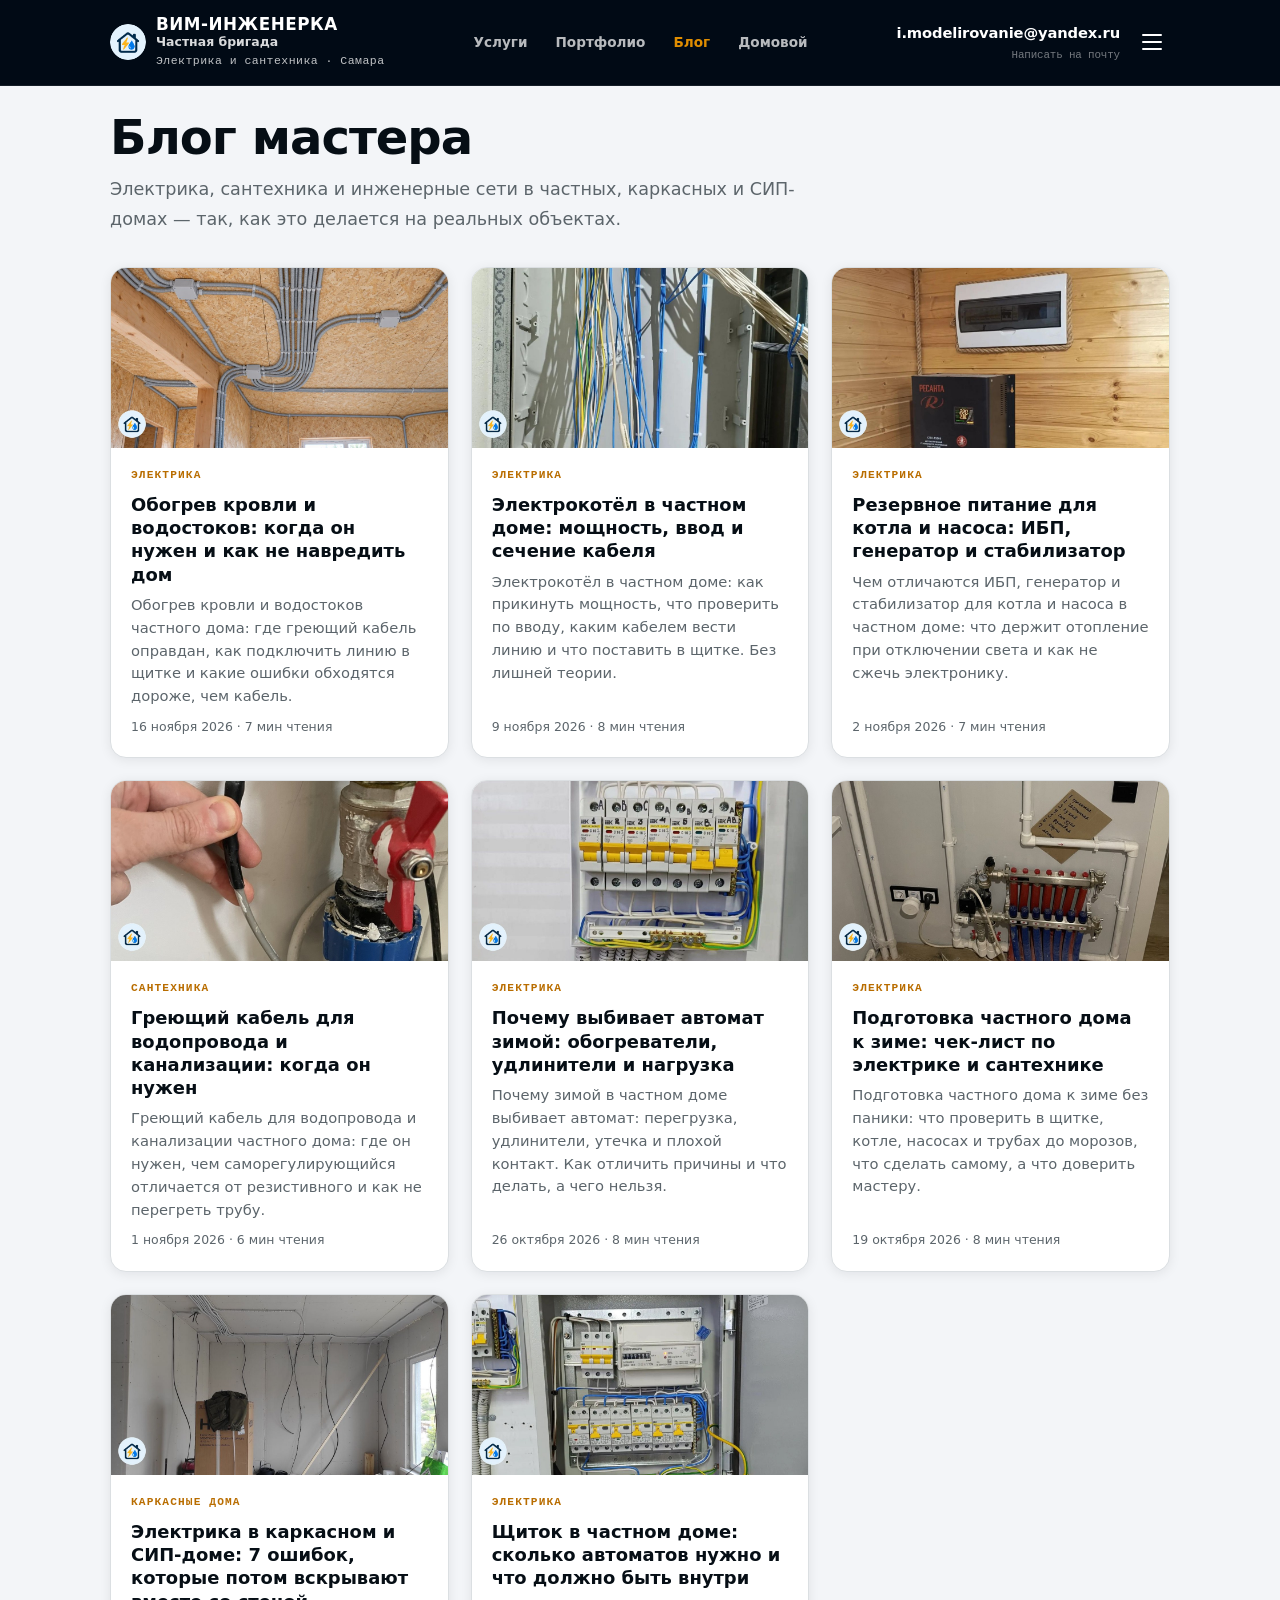
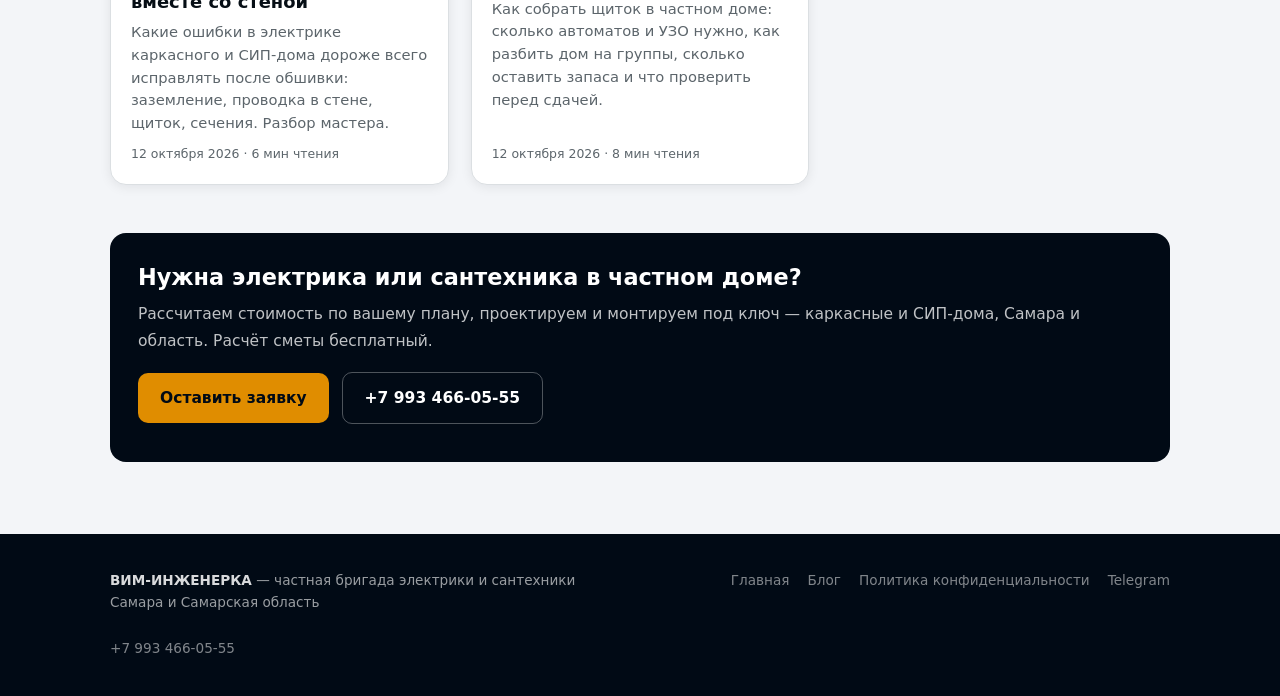
<file: blog/index.html>
<!doctype html>
<html lang="ru">
<head>
<script>
(function(m,e,t,r,i,k,a){m[i]=m[i]||function(){(m[i].a=m[i].a||[]).push(arguments)};m[i].l=1*new Date();
for(var j=0;j<document.scripts.length;j++){if(document.scripts[j].src===r){return;}}
k=e.createElement(t),a=e.getElementsByTagName(t)[0],k.async=1,k.src=r,a.parentNode.insertBefore(k,a)})
(window,document,'script','https://mc.yandex.ru/metrika/tag.js?id=112788163','ym');
ym(112788163,'init',{clickmap:true,trackLinks:true,accurateTrackBounce:true});
</script>
<noscript><div><img src="https://mc.yandex.ru/watch/112788163" style="position:absolute;left:-9999px;" alt=""></div></noscript>
<meta charset="UTF-8">
<meta name="viewport" content="width=device-width, initial-scale=1.0">
<title>Блог мастера: электрика и сантехника в каркасных и СИП-домах</title>
<meta name="description" content="Практические заметки мастера: как делать электрику, сантехнику и инженерные сети в частном доме, каркасном и СИП-доме. Без воды и с примерами.">
<link rel="canonical" href="https://electric.vim-scrum.ru/blog/">
<link rel="icon" href="/favicon.ico" sizes="any">
<link rel="icon" type="image/png" sizes="32x32" href="/assets/brand/favicon-32.png">
<link rel="apple-touch-icon" href="/assets/brand/apple-touch-icon.png">
<link rel="alternate" type="application/rss+xml" title="ВИМ-ИНЖЕНЕРКА — блог" href="https://electric.vim-scrum.ru/blog/rss.xml">
<meta name="robots" content="index, follow, max-image-preview:large">
<meta name="theme-color" content="#00243d">
<meta property="og:site_name" content="ВИМ-ИНЖЕНЕРКА">
<meta property="og:locale" content="ru_RU">
<meta property="og:type" content="website">
<meta property="og:title" content="Блог мастера: электрика и сантехника в каркасных и СИП-домах">
<meta property="og:description" content="Практические заметки мастера: как делать электрику, сантехнику и инженерные сети в частном доме, каркасном и СИП-доме. Без воды и с примерами.">
<meta property="og:url" content="https://electric.vim-scrum.ru/blog/">
<meta property="og:image" content="https://electric.vim-scrum.ru/assets/brand/og-banner.jpg">
<meta name="twitter:card" content="summary_large_image">
<meta name="twitter:title" content="Блог мастера: электрика и сантехника в каркасных и СИП-домах">
<meta name="twitter:description" content="Практические заметки мастера: как делать электрику, сантехнику и инженерные сети в частном доме, каркасном и СИП-доме. Без воды и с примерами.">
<meta name="twitter:image" content="https://electric.vim-scrum.ru/assets/brand/og-banner.jpg">
<link rel="stylesheet" href="/assets/blog.css">
<script type="application/ld+json">{"@context": "https://schema.org", "@type": "Blog", "name": "Блог мастера: электрика и сантехника в каркасных и СИП-домах", "description": "Практические заметки мастера: как делать электрику, сантехнику и инженерные сети в частном доме, каркасном и СИП-доме. Без воды и с примерами.", "url": "https://electric.vim-scrum.ru/blog/", "inLanguage": "ru", "publisher": {"@type": "Organization", "name": "ВИМ-ИНЖЕНЕРКА", "url": "https://electric.vim-scrum.ru/"}, "blogPost": [{"@type": "BlogPosting", "headline": "Обогрев кровли и водостоков: когда он нужен и как не навредить дом", "url": "https://electric.vim-scrum.ru/blog/obogrev-krovli-vodostokov/", "datePublished": "2026-11-16"}, {"@type": "BlogPosting", "headline": "Электрокотёл в частном доме: мощность, ввод и сечение кабеля", "url": "https://electric.vim-scrum.ru/blog/elektrokotel-chastnyj-dom-moshchnost-vvod/", "datePublished": "2026-11-09"}, {"@type": "BlogPosting", "headline": "Резервное питание для котла и насоса: ИБП, генератор и стабилизатор", "url": "https://electric.vim-scrum.ru/blog/rezervnoe-pitanie-kotla-nasos-ibp-generator/", "datePublished": "2026-11-02"}, {"@type": "BlogPosting", "headline": "Греющий кабель для водопровода и канализации: когда он нужен", "url": "https://electric.vim-scrum.ru/blog/greyushchij-kabel-vodoprovod-kanalizatsiya/", "datePublished": "2026-11-01"}, {"@type": "BlogPosting", "headline": "Почему выбивает автомат зимой: обогреватели, удлинители и нагрузка", "url": "https://electric.vim-scrum.ru/blog/vybivaet-avtomat-zimoj/", "datePublished": "2026-10-26"}, {"@type": "BlogPosting", "headline": "Подготовка частного дома к зиме: чек-лист по электрике и сантехнике", "url": "https://electric.vim-scrum.ru/blog/podgotovka-doma-k-zime-elektrika-santehnika/", "datePublished": "2026-10-19"}, {"@type": "BlogPosting", "headline": "Электрика в каркасном и СИП-доме: 7 ошибок, которые потом вскрывают вместе со стеной", "url": "https://electric.vim-scrum.ru/blog/oshibki-elektriki-karkasnyj-sip-dom/", "datePublished": "2026-10-12"}, {"@type": "BlogPosting", "headline": "Щиток в частном доме: сколько автоматов нужно и что должно быть внутри", "url": "https://electric.vim-scrum.ru/blog/shchitok-v-chastnom-dome/", "datePublished": "2026-10-12"}]}</script><script type="application/ld+json">{"@context": "https://schema.org", "@type": "BreadcrumbList", "itemListElement": [{"@type": "ListItem", "position": 1, "name": "Главная", "item": "https://electric.vim-scrum.ru/"}, {"@type": "ListItem", "position": 2, "name": "Блог", "item": "https://electric.vim-scrum.ru/blog/"}]}</script>
</head>
<body>
<header class="site-header">
  <div class="header-inner">
    <a href="/" class="brand"><img src="/assets/brand/logo.png" alt="ВИМ-ИНЖЕНЕРКА" width="36" height="36">
      <span class="header-brand"><span class="brand-name">ВИМ-ИНЖЕНЕРКА</span><span class="brand-sub">Частная бригада</span><span class="brand-tagline">Электрика и сантехника · Самара</span></span></a>
    <nav class="header-nav" aria-label="Основное меню">
      <a href="/#services">Услуги</a>
      <a href="/#portfolio">Портфолио</a>
      <a href="/blog/" class="nav-blog">Блог</a>
      <a href="/domovoy/">Домовой</a>
    </nav>
    <div class="header-actions">
      <a class="header-phone" href="mailto:i.modelirovanie@yandex.ru">i.modelirovanie@yandex.ru<span>Написать на почту</span></a>
      <button class="menu-toggle" id="menu-toggle" aria-label="Открыть меню" aria-expanded="false"><span></span><span></span><span></span></button>
    </div>
  </div>
  <nav class="mobile-nav-panel" id="mobile-nav-panel">
    <a href="/#services">Услуги</a>
    <a href="/#process">Как работаем</a>
    <a href="/#portfolio">Портфолио</a>
    <a href="/#geography">География</a>
    <a href="/#faq">FAQ</a>
    <a href="/blog/" class="nav-blog">Блог</a>
    <a href="/domovoy/">Домовой</a>
    <a href="tel:+79934660555">+7 993 466-05-55</a>
  </nav>
  <script>
  (function(){var t=document.getElementById('menu-toggle'),p=document.getElementById('mobile-nav-panel');
  t.addEventListener('click',function(){var o=p.classList.toggle('open');t.classList.toggle('open',o);t.setAttribute('aria-expanded',o);});
  p.querySelectorAll('a').forEach(function(a){a.addEventListener('click',function(){p.classList.remove('open');t.classList.remove('open');});});})();
  </script>
</header>
<main class="wrap">
<header class="blog-head"><h1>Блог мастера</h1>
<p class="lead">Электрика, сантехника и инженерные сети в частных, каркасных и СИП-домах — так, как это делается на реальных объектах.</p></header>
<div class="grid"><a class="card" href="/blog/obogrev-krovli-vodostokov/">
  <img src="/assets/covers/obogrev-krovli-vodostokov.jpg" alt="" loading="lazy">
  <div class="card-body"><span class="tag">Электрика</span>
    <h3>Обогрев кровли и водостоков: когда он нужен и как не навредить дом</h3>
    <p>Обогрев кровли и водостоков частного дома: где греющий кабель оправдан, как подключить линию в щитке и какие ошибки обходятся дороже, чем кабель.</p>
    <small>16 ноября 2026 · 7 мин чтения</small></div>
</a><a class="card" href="/blog/elektrokotel-chastnyj-dom-moshchnost-vvod/">
  <img src="/assets/covers/elektrokotel-chastnyj-dom-moshchnost-vvod.jpg" alt="" loading="lazy">
  <div class="card-body"><span class="tag">Электрика</span>
    <h3>Электрокотёл в частном доме: мощность, ввод и сечение кабеля</h3>
    <p>Электрокотёл в частном доме: как прикинуть мощность, что проверить по вводу, каким кабелем вести линию и что поставить в щитке. Без лишней теории.</p>
    <small>9 ноября 2026 · 8 мин чтения</small></div>
</a><a class="card" href="/blog/rezervnoe-pitanie-kotla-nasos-ibp-generator/">
  <img src="/assets/covers/rezervnoe-pitanie-kotla-nasos-ibp-generator.jpg" alt="" loading="lazy">
  <div class="card-body"><span class="tag">Электрика</span>
    <h3>Резервное питание для котла и насоса: ИБП, генератор и стабилизатор</h3>
    <p>Чем отличаются ИБП, генератор и стабилизатор для котла и насоса в частном доме: что держит отопление при отключении света и как не сжечь электронику.</p>
    <small>2 ноября 2026 · 7 мин чтения</small></div>
</a><a class="card" href="/blog/greyushchij-kabel-vodoprovod-kanalizatsiya/">
  <img src="/assets/covers/greyushchij-kabel-vodoprovod-kanalizatsiya.jpg" alt="" loading="lazy">
  <div class="card-body"><span class="tag">Сантехника</span>
    <h3>Греющий кабель для водопровода и канализации: когда он нужен</h3>
    <p>Греющий кабель для водопровода и канализации частного дома: где он нужен, чем саморегулирующийся отличается от резистивного и как не перегреть трубу.</p>
    <small>1 ноября 2026 · 6 мин чтения</small></div>
</a><a class="card" href="/blog/vybivaet-avtomat-zimoj/">
  <img src="/assets/covers/vybivaet-avtomat-zimoj.jpg" alt="" loading="lazy">
  <div class="card-body"><span class="tag">Электрика</span>
    <h3>Почему выбивает автомат зимой: обогреватели, удлинители и нагрузка</h3>
    <p>Почему зимой в частном доме выбивает автомат: перегрузка, удлинители, утечка и плохой контакт. Как отличить причины и что делать, а чего нельзя.</p>
    <small>26 октября 2026 · 8 мин чтения</small></div>
</a><a class="card" href="/blog/podgotovka-doma-k-zime-elektrika-santehnika/">
  <img src="/assets/covers/podgotovka-doma-k-zime-elektrika-santehnika.jpg" alt="" loading="lazy">
  <div class="card-body"><span class="tag">Электрика</span>
    <h3>Подготовка частного дома к зиме: чек-лист по электрике и сантехнике</h3>
    <p>Подготовка частного дома к зиме без паники: что проверить в щитке, котле, насосах и трубах до морозов, что сделать самому, а что доверить мастеру.</p>
    <small>19 октября 2026 · 8 мин чтения</small></div>
</a><a class="card" href="/blog/oshibki-elektriki-karkasnyj-sip-dom/">
  <img src="/assets/covers/oshibki-elektriki-karkasnyj-sip-dom.jpg" alt="" loading="lazy">
  <div class="card-body"><span class="tag">Каркасные дома</span>
    <h3>Электрика в каркасном и СИП-доме: 7 ошибок, которые потом вскрывают вместе со стеной</h3>
    <p>Какие ошибки в электрике каркасного и СИП-дома дороже всего исправлять после обшивки: заземление, проводка в стене, щиток, сечения. Разбор мастера.</p>
    <small>12 октября 2026 · 6 мин чтения</small></div>
</a><a class="card" href="/blog/shchitok-v-chastnom-dome/">
  <img src="/assets/covers/shchitok-v-chastnom-dome.jpg" alt="" loading="lazy">
  <div class="card-body"><span class="tag">Электрика</span>
    <h3>Щиток в частном доме: сколько автоматов нужно и что должно быть внутри</h3>
    <p>Как собрать щиток в частном доме: сколько автоматов и УЗО нужно, как разбить дом на группы, сколько оставить запаса и что проверить перед сдачей.</p>
    <small>12 октября 2026 · 8 мин чтения</small></div>
</a></div>
<aside class="cta-box">
  <h2>Нужна электрика или сантехника в частном доме?</h2>
  <p>Рассчитаем стоимость по вашему плану, проектируем и монтируем под ключ — каркасные и СИП-дома, Самара и область. Расчёт сметы бесплатный.</p>
  <p><a class="btn" href="/#final-cta">Оставить заявку</a> <a class="btn btn-ghost" href="tel:+79934660555">+7 993 466-05-55</a></p>
</aside>
</main>
<footer class="site-footer">
  <div class="wrap footer-inner">
    <div><b>ВИМ-ИНЖЕНЕРКА</b> — частная бригада электрики и сантехники<br>Самара и Самарская область</div>
    <div class="footer-links">
      <a href="/">Главная</a><a href="/blog/">Блог</a><a href="/privacy-policy.html">Политика конфиденциальности</a>
      <a href="https://t.me/i_modelirovanie" target="_blank" rel="noopener">Telegram</a>
    </div>
    <div><a href="tel:+79934660555">+7 993 466-05-55</a></div>
  </div>
</footer>
</body>
</html>
</file>
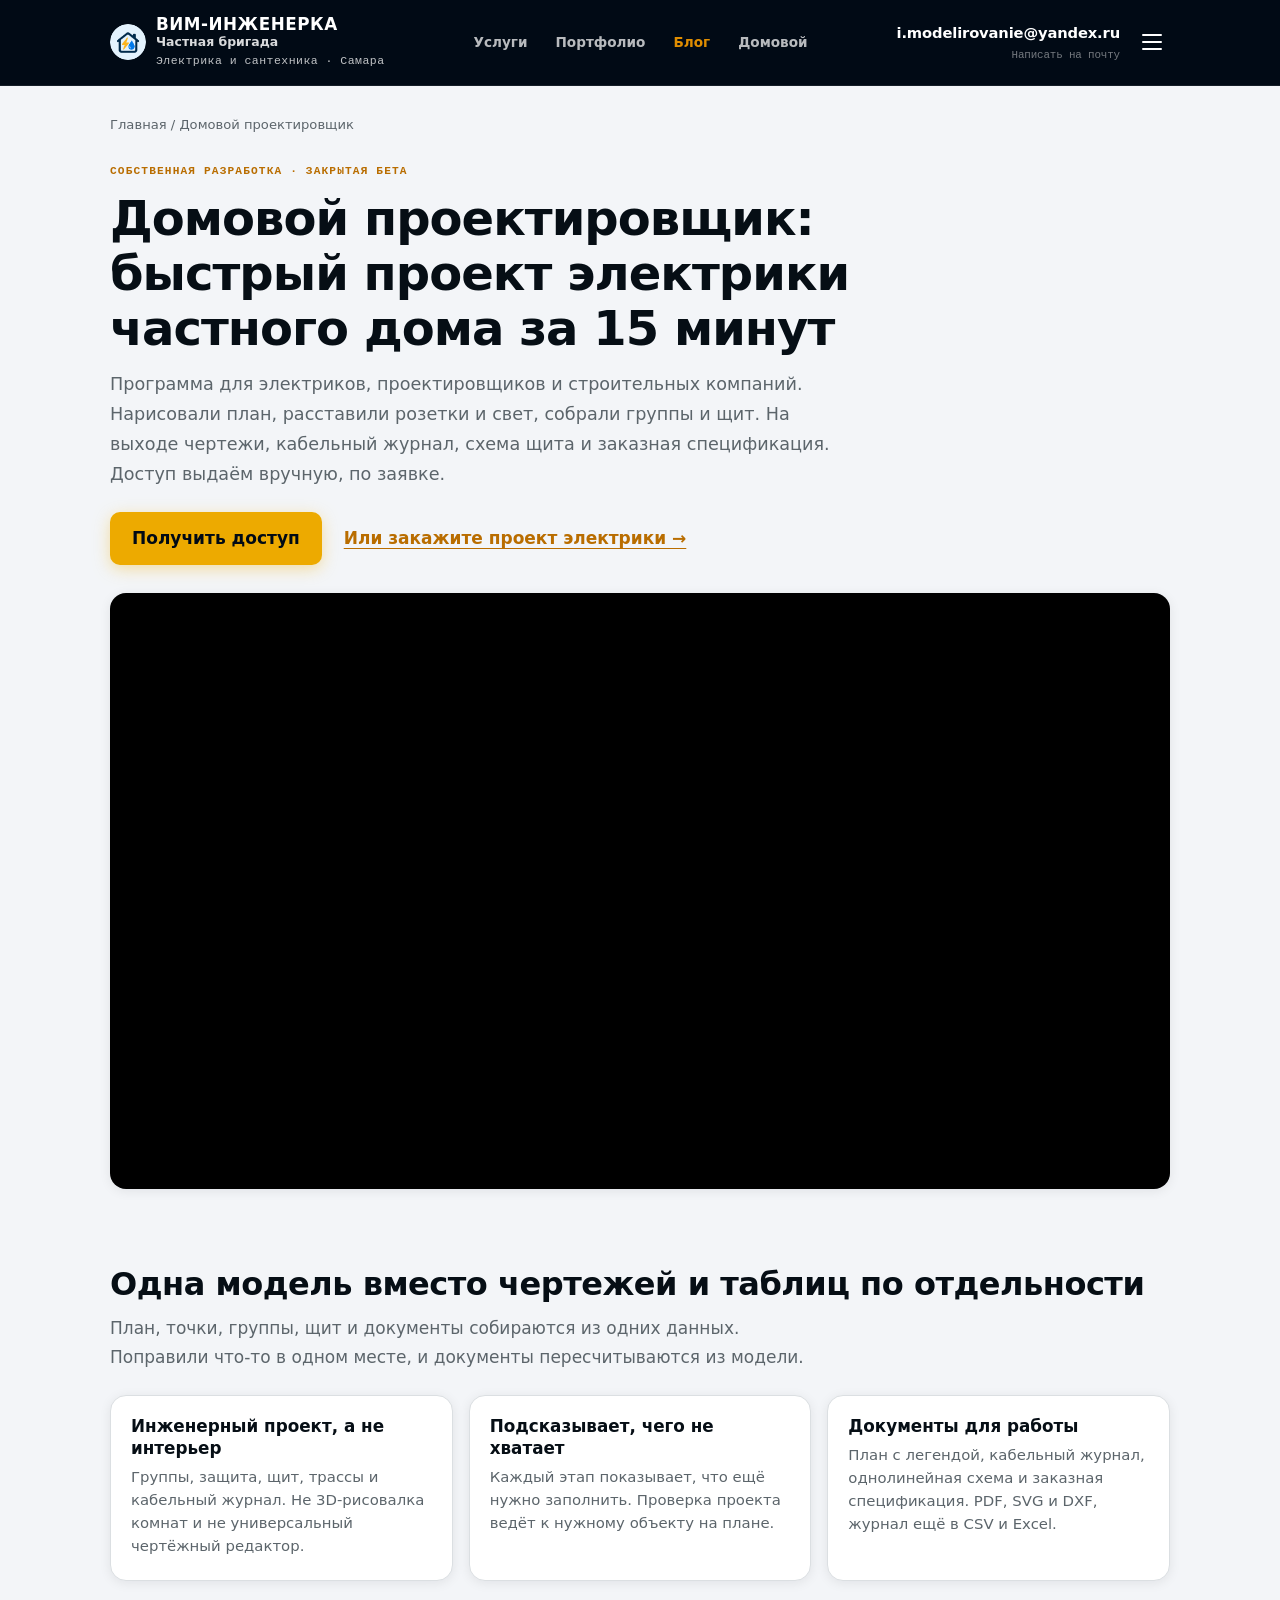
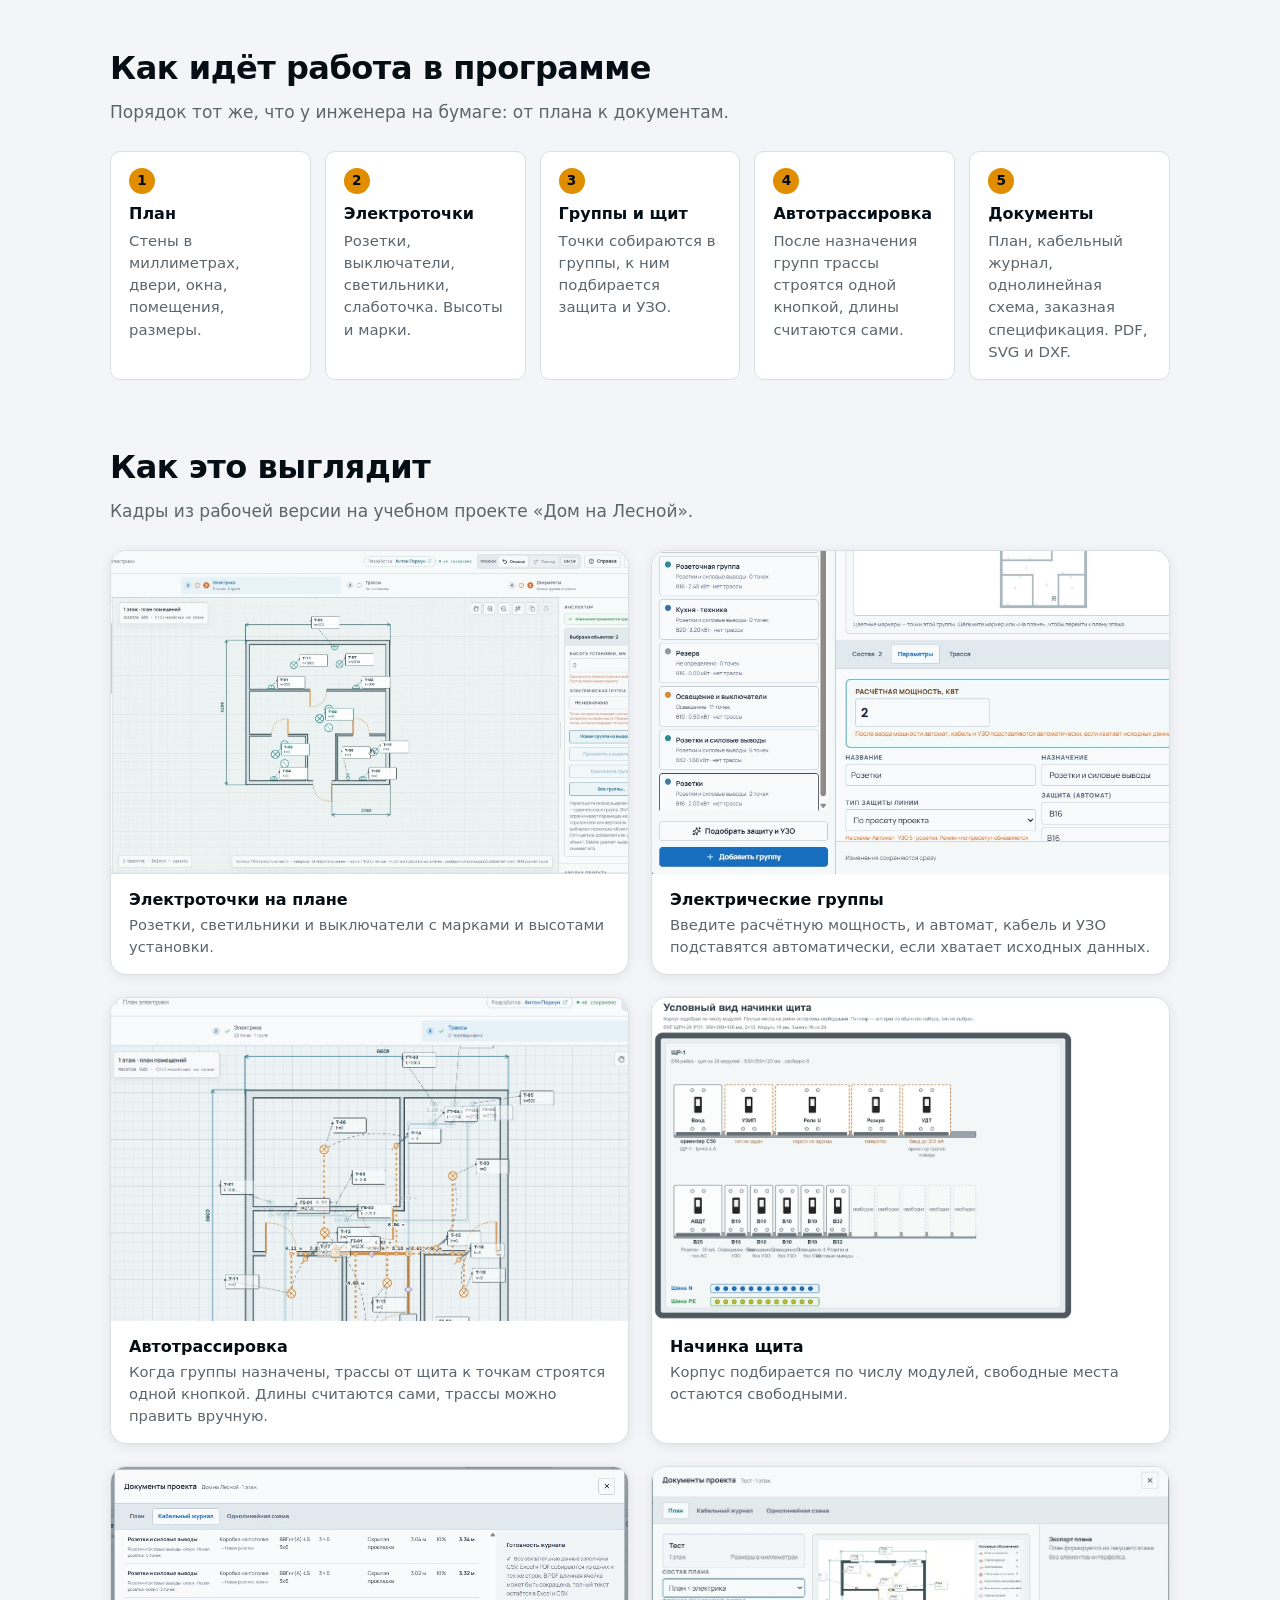
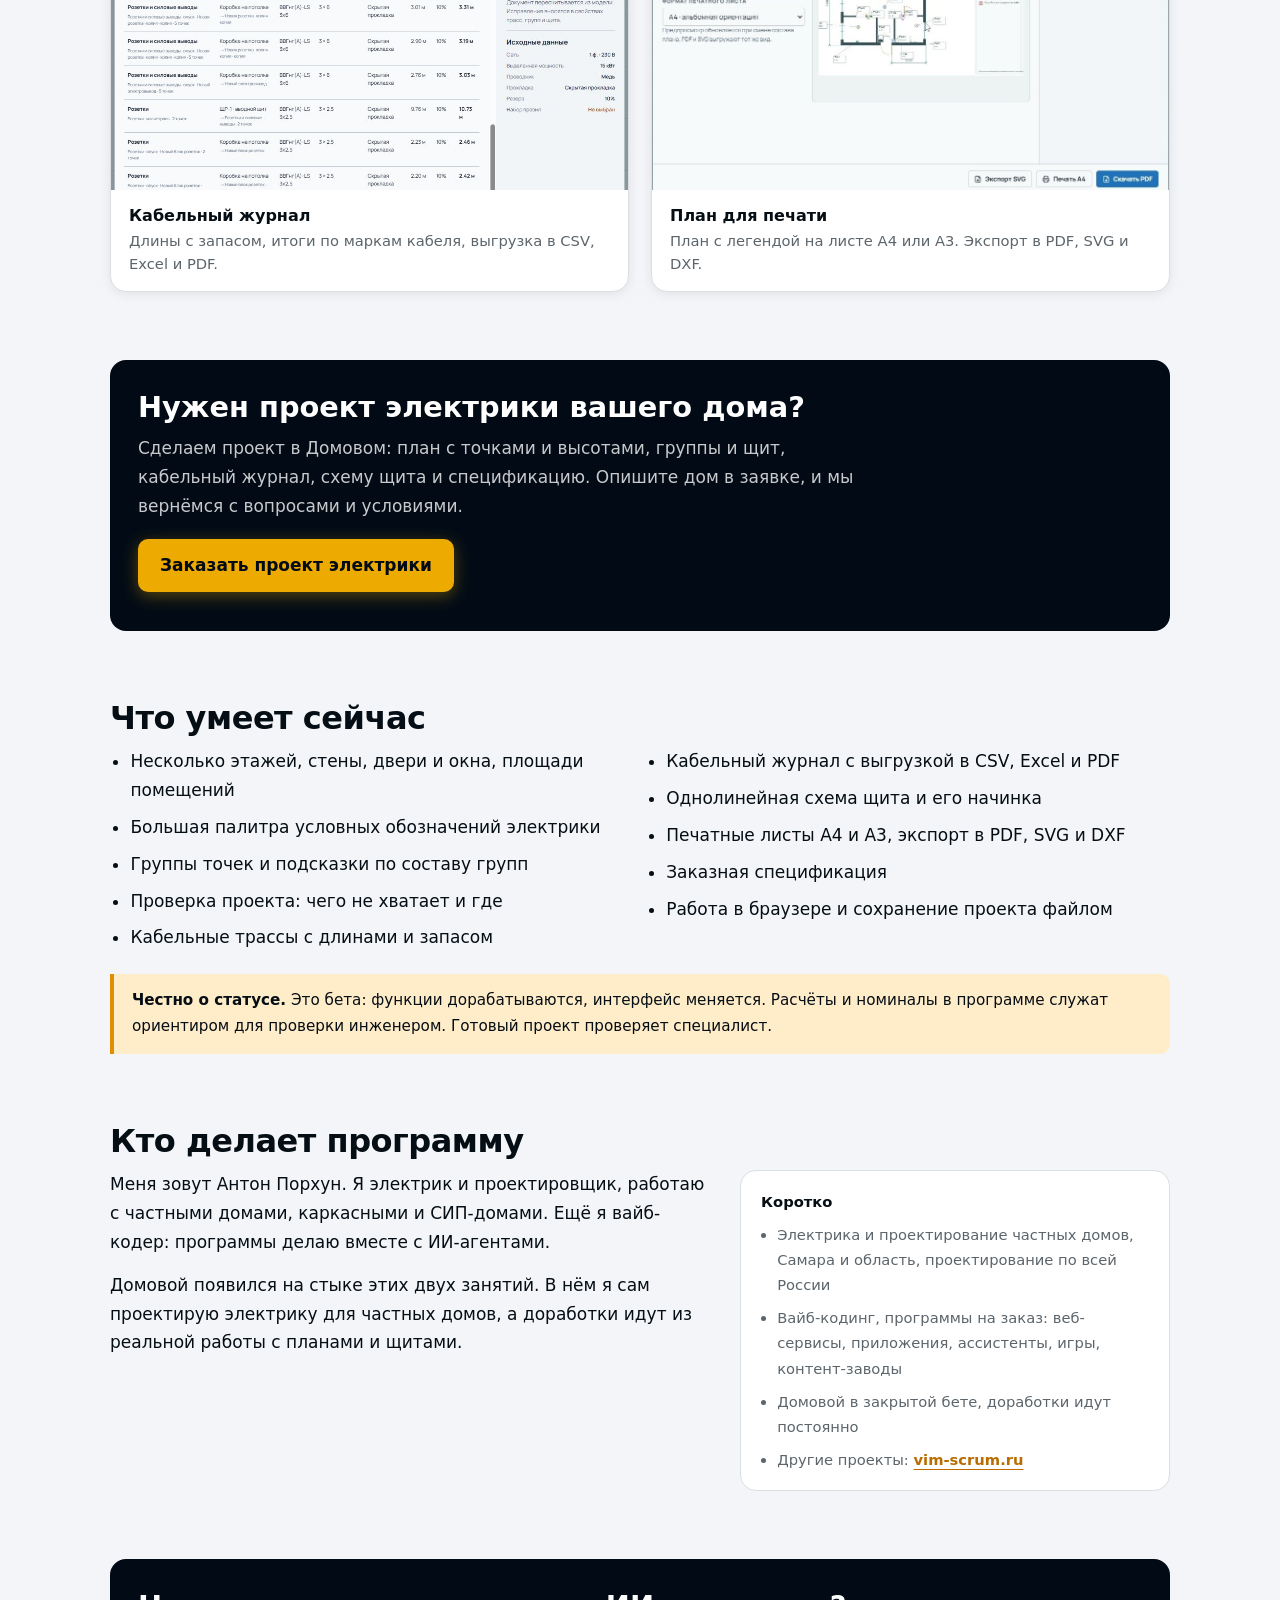
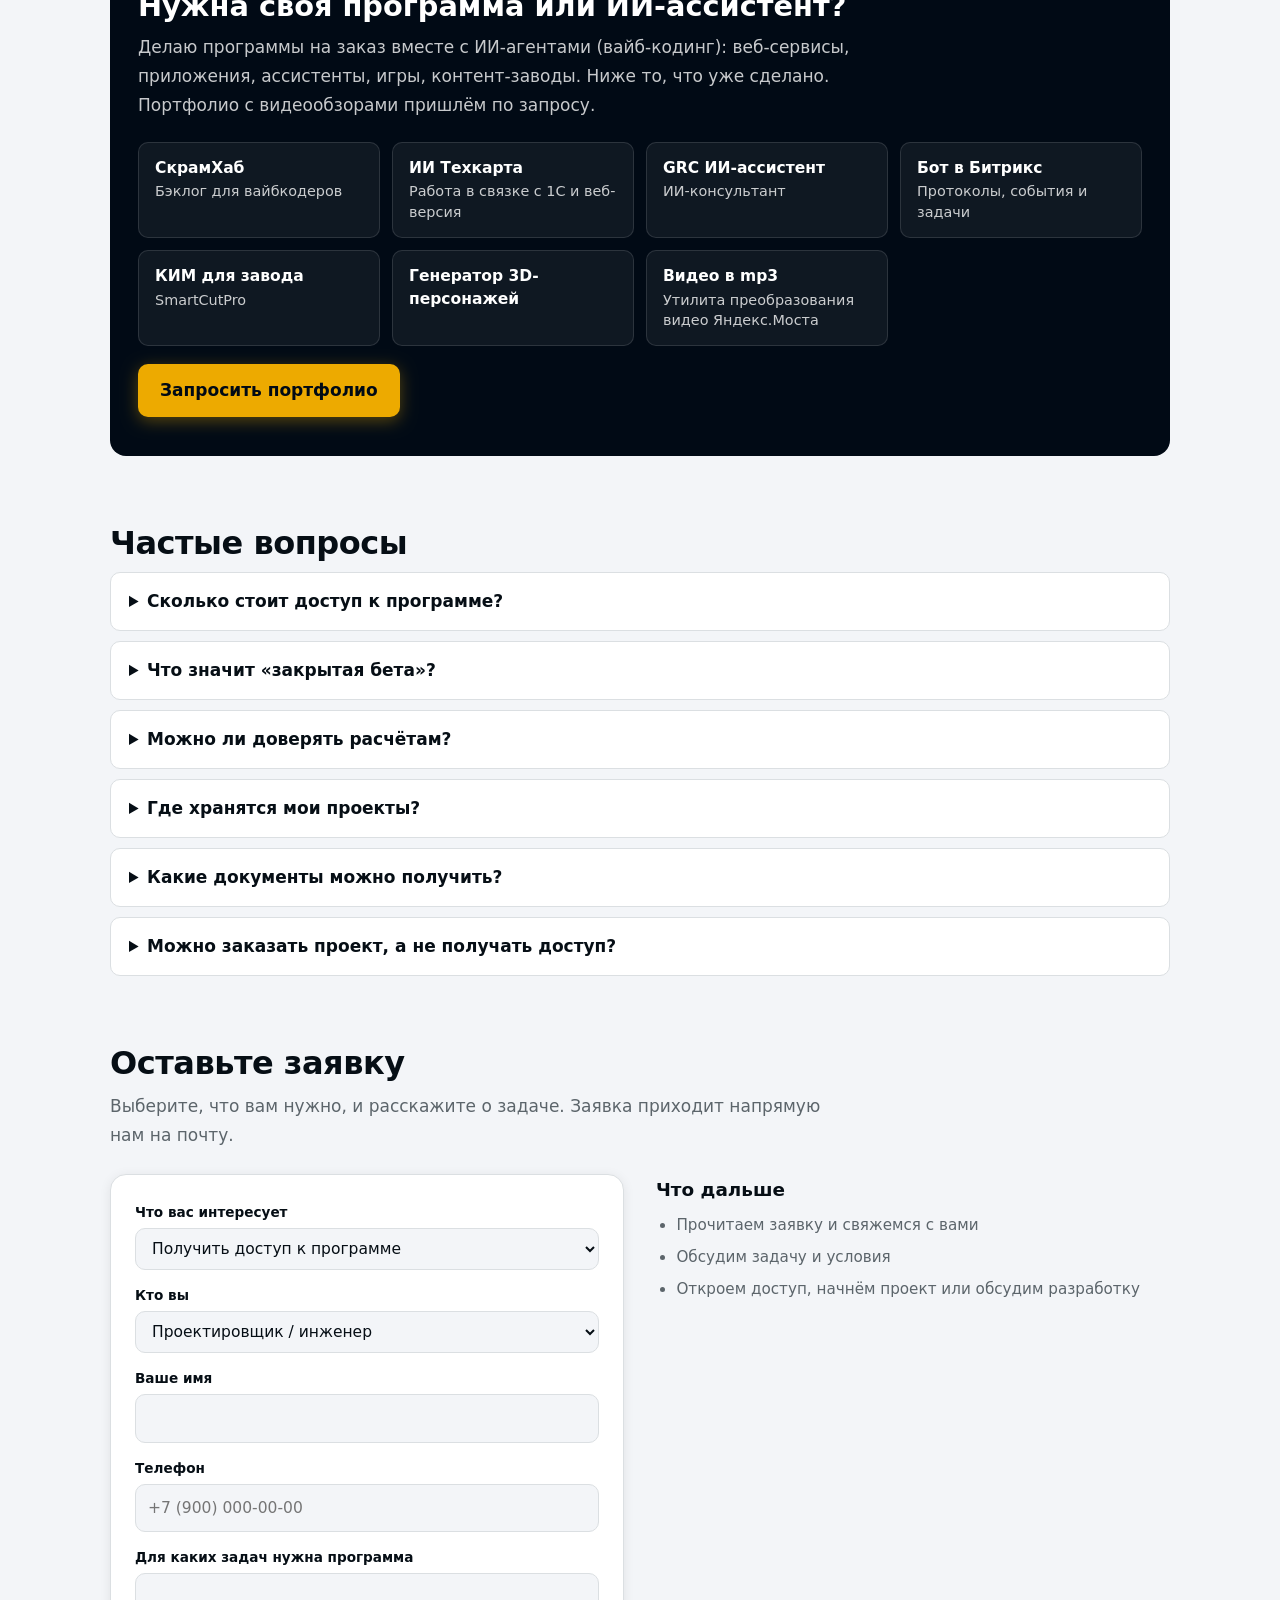
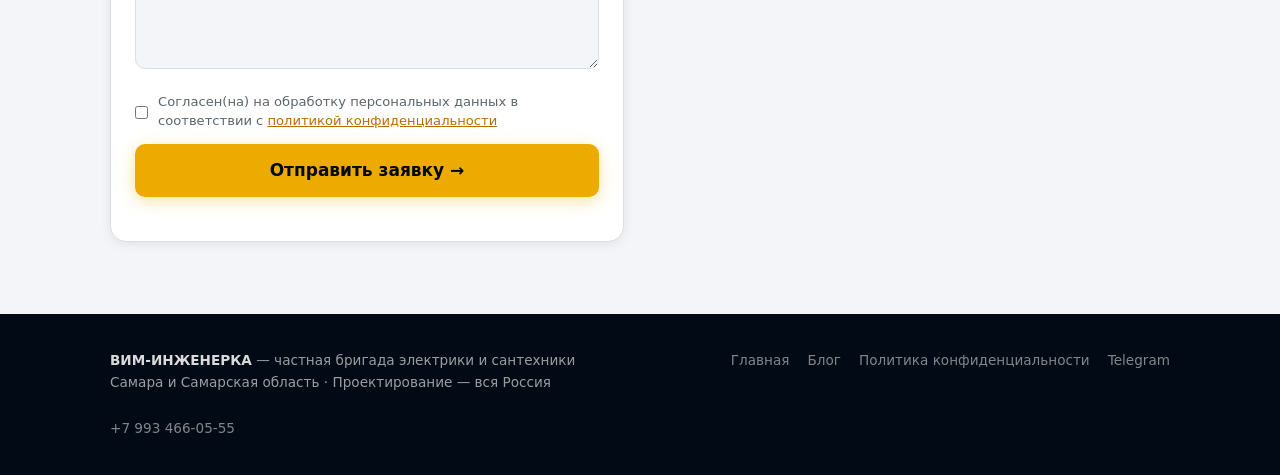
<file: domovoy/index.html>
<!doctype html>
<html lang="ru">
<head>
<script>
(function(m,e,t,r,i,k,a){m[i]=m[i]||function(){(m[i].a=m[i].a||[]).push(arguments)};m[i].l=1*new Date();
for(var j=0;j<document.scripts.length;j++){if(document.scripts[j].src===r){return;}}
k=e.createElement(t),a=e.getElementsByTagName(t)[0],k.async=1,k.src=r,a.parentNode.insertBefore(k,a)})
(window,document,'script','https://mc.yandex.ru/metrika/tag.js?id=112788163','ym');
ym(112788163,'init',{clickmap:true,trackLinks:true,accurateTrackBounce:true});
</script>
<noscript><div><img src="https://mc.yandex.ru/watch/112788163" style="position:absolute;left:-9999px;" alt=""></div></noscript>
<meta charset="UTF-8">
<meta name="viewport" content="width=device-width, initial-scale=1.0">
<title>Домовой проектировщик — программа для проекта электрики частного дома</title>
<meta name="description" content="Программа для проекта электрики частного дома: план, точки, группы, щит, кабельный журнал, чертежи и спецификация. Закрытая бета, доступ по заявке.">
<link rel="canonical" href="https://electric.vim-scrum.ru/domovoy/">
<link rel="icon" href="/favicon.ico" sizes="any">
<link rel="icon" type="image/png" sizes="32x32" href="/assets/brand/favicon-32.png">
<link rel="apple-touch-icon" href="/assets/brand/apple-touch-icon.png">
<meta name="robots" content="index, follow, max-image-preview:large">
<meta name="theme-color" content="#00243d">
<meta property="og:site_name" content="ВИМ-ИНЖЕНЕРКА">
<meta property="og:locale" content="ru_RU">
<meta property="og:type" content="website">
<meta property="og:title" content="Домовой проектировщик — программа для проекта электрики частного дома">
<meta property="og:description" content="План, точки, группы, щит, кабельный журнал, чертежи и спецификация. Закрытая бета, доступ по заявке.">
<meta property="og:url" content="https://electric.vim-scrum.ru/domovoy/">
<meta property="og:image" content="https://electric.vim-scrum.ru/assets/domovoy/plan-tochki.jpg">
<meta property="og:image:width" content="1575">
<meta property="og:image:height" content="910">
<meta property="og:image:alt" content="Домовой проектировщик: план дома с электроточками">
<meta name="twitter:card" content="summary_large_image">
<meta name="twitter:title" content="Домовой проектировщик — программа для проекта электрики частного дома">
<meta name="twitter:description" content="План, точки, группы, щит, кабельный журнал, чертежи и спецификация. Закрытая бета, доступ по заявке.">
<meta name="twitter:image" content="https://electric.vim-scrum.ru/assets/domovoy/plan-tochki.jpg">
<script type="application/ld+json">{"@context": "https://schema.org", "@type": "SoftwareApplication", "name": "Домовой проектировщик", "description": "Программа для проекта электрики частного дома: план, электроточки, группы, щит, кабельный журнал, чертежи и спецификация.", "applicationCategory": "BusinessApplication", "operatingSystem": "Web", "url": "https://electric.vim-scrum.ru/domovoy/", "inLanguage": "ru", "image": "https://electric.vim-scrum.ru/assets/domovoy/plan-tochki.jpg", "author": {"@type": "Person", "name": "Антон Порхун"}, "publisher": {"@type": "Organization", "name": "ВИМ-ИНЖЕНЕРКА", "url": "https://electric.vim-scrum.ru/"}}</script>
<script type="application/ld+json">{"@context": "https://schema.org", "@type": "FAQPage", "mainEntity": [{"@type": "Question", "name": "Сколько стоит доступ к программе?", "acceptedAnswer": {"@type": "Answer", "text": "Условия обсуждаем лично, после заявки. Напишите, кто вы и для каких задач нужна программа."}}, {"@type": "Question", "name": "Что значит «закрытая бета»?", "acceptedAnswer": {"@type": "Answer", "text": "Программа уже работает, но дорабатывается, а интерфейс меняется. Доступ выдаём вручную, по заявке, чтобы вовремя помогать и учитывать замечания."}}, {"@type": "Question", "name": "Можно ли доверять расчётам?", "acceptedAnswer": {"@type": "Answer", "text": "Расчёты и номиналы в программе служат ориентиром для проверки инженером и не заменяют нормативный расчёт. Окончательное решение принимает специалист."}}, {"@type": "Question", "name": "Где хранятся мои проекты?", "acceptedAnswer": {"@type": "Answer", "text": "Проект хранится у вас: в браузере и в файле проекта, который можно сохранить на компьютер. Формат доступа (в браузере или установленная программа для Windows) обсуждаем лично."}}, {"@type": "Question", "name": "Какие документы можно получить?", "acceptedAnswer": {"@type": "Answer", "text": "План с легендой на листе A4 или A3, кабельный журнал, однолинейную схему щита и заказную спецификацию. Форматы: PDF, SVG и DXF, журнал ещё в CSV и Excel."}}, {"@type": "Question", "name": "Можно заказать проект, а не получать доступ?", "acceptedAnswer": {"@type": "Answer", "text": "Да. Выберите в форме «Заказать проект электрики» и опишите дом: площадь, этажи, материал стен."}}]}</script>
<script type="application/ld+json">{"@context": "https://schema.org", "@type": "BreadcrumbList", "itemListElement": [{"@type": "ListItem", "position": 1, "name": "Главная", "item": "https://electric.vim-scrum.ru/"}, {"@type": "ListItem", "position": 2, "name": "Домовой проектировщик", "item": "https://electric.vim-scrum.ru/domovoy/"}]}</script>
<link rel="stylesheet" href="/assets/blog.css">
<script src="https://challenges.cloudflare.com/turnstile/v0/api.js" async defer></script>
<style>
html { scroll-behavior: smooth; }
.btn { position: relative; overflow: hidden; background: oklch(78% 0.17 82); color: var(--hero-bg); box-shadow: 0 4px 16px oklch(78% 0.17 82 / 0.35); transition: transform 0.15s, box-shadow 0.15s, background 0.15s; }
.btn:hover { background: oklch(84% 0.15 84); transform: translateY(-1px); box-shadow: 0 6px 24px oklch(78% 0.17 82 / 0.45); }
.btn::after { content: ''; position: absolute; top: 0; left: -75%; width: 45%; height: 100%; background: linear-gradient(120deg, transparent, oklch(100% 0 0 / 0.4), transparent); transform: skewX(-20deg); animation: btn-shimmer 8s ease-in-out infinite; pointer-events: none; }
@keyframes btn-shimmer { 0% { left: -75%; } 18% { left: 125%; } 100% { left: 125%; } }
@media (prefers-reduced-motion: reduce) { .btn::after { animation: none; display: none; } }
.dm-hero { padding: 28px 0 8px; }
.dm-hero h1 { font-size: clamp(2rem, 5vw, 3rem); font-weight: 800; letter-spacing: -0.02em; line-height: 1.15; margin: 8px 0 14px; max-width: 820px; }
.dm-cta-row { margin-top: 22px; display: flex; flex-wrap: wrap; gap: 8px 22px; align-items: center; }
.dm-cta-row .btn { margin: 0; }
.dm-link { color: var(--accent-dk); font-weight: 600; text-decoration: underline; text-underline-offset: 4px; }
.dm-link:hover { color: var(--fg); }
.dm-video { margin-top: 28px; aspect-ratio: 16 / 9; border-radius: var(--r-lg); overflow: hidden; background: #000; box-shadow: var(--shadow-card); }
.dm-video iframe { width: 100%; height: 100%; border: 0; display: block; }
.dm-section { margin-top: 68px; scroll-margin-top: 80px; }
.dm-section > h2 { font-size: clamp(1.5rem, 3.4vw, 2rem); letter-spacing: -0.015em; line-height: 1.2; margin-bottom: 10px; }
.dm-lead { color: var(--muted); max-width: 720px; margin-bottom: 24px; }
.dm-cards { display: grid; grid-template-columns: repeat(auto-fit, minmax(230px, 1fr)); gap: 16px; }
.dm-card { background: var(--surface); border: 1px solid var(--border); border-radius: var(--r-lg); padding: 20px 20px 22px; box-shadow: var(--shadow-card); }
.dm-card h3 { font-size: 1.05rem; line-height: 1.3; margin-bottom: 6px; }
.dm-card p { color: var(--muted); font-size: 0.93rem; line-height: 1.55; }
.dm-flow { display: grid; grid-template-columns: repeat(auto-fit, minmax(190px, 1fr)); gap: 14px; counter-reset: s; }
.dm-flow div { background: var(--surface); border: 1px solid var(--border); border-radius: var(--r); padding: 16px 18px; font-size: 0.93rem; color: var(--muted); line-height: 1.5; counter-increment: s; }
.dm-flow div::before { content: counter(s); display: inline-grid; place-items: center; width: 26px; height: 26px; border-radius: 50%; background: var(--accent); color: var(--hero-bg); font-weight: 700; font-size: 0.85rem; margin-bottom: 8px; }
.dm-flow b { display: block; color: var(--fg); margin-bottom: 4px; font-size: 1rem; }
.dm-shots { display: grid; gap: 22px; grid-template-columns: repeat(2, 1fr); }
.dm-shot { background: var(--surface); border: 1px solid var(--border); border-radius: var(--r-lg); overflow: hidden; box-shadow: var(--shadow-card); }
.dm-shot.wide { grid-column: 1 / -1; }
.dm-shot img { width: 100%; aspect-ratio: 16 / 10; object-fit: cover; object-position: top left; }
.dm-shot.contain img { object-fit: contain; background: #fff; }
.dm-shot.wide img { aspect-ratio: 16 / 6; }
.dm-shot figcaption { padding: 14px 18px 16px; font-size: 0.92rem; color: var(--muted); line-height: 1.5; }
.dm-shot figcaption b { display: block; color: var(--fg); font-size: 1rem; margin-bottom: 2px; }
.dm-list { columns: 2; column-gap: 32px; padding-left: 1.2em; list-style: disc; }
.dm-list li { margin-bottom: 8px; break-inside: avoid; }
.dm-note { background: var(--accent-bg); border-left: 4px solid var(--accent); border-radius: 0 var(--r) var(--r) 0; padding: 14px 18px; font-size: 0.95rem; margin-top: 22px; }
.dm-author { display: grid; grid-template-columns: 1.4fr 1fr; gap: 28px; align-items: start; }
.dm-author p + p { margin-top: 0.8em; }
.dm-author .facts { background: var(--surface); border: 1px solid var(--border); border-radius: var(--r-lg); padding: 18px 20px; font-size: 0.92rem; color: var(--muted); }
.dm-author .facts b { color: var(--fg); }
.dm-author .facts li { margin: 8px 0 0 1.1em; list-style: disc; }
.dm-block { background: var(--hero-bg); color: #fff; border-radius: var(--r-lg); padding: 30px 28px; }
.dm-block h2 { color: #fff; font-size: clamp(1.4rem, 3vw, 1.8rem); line-height: 1.2; margin-bottom: 10px; }
.dm-block p { color: oklch(100% 0 0 / 0.78); max-width: 720px; }
.dm-block .btn { margin: 18px 0 0; }
.dm-block .dm-link { color: var(--accent-lt); }
.dm-works { display: grid; grid-template-columns: repeat(auto-fit, minmax(220px, 1fr)); gap: 12px; margin-top: 22px; }
.dm-work { background: oklch(100% 0 0 / 0.06); border: 1px solid oklch(100% 0 0 / 0.12); border-radius: var(--r); padding: 14px 16px; font-size: 0.9rem; color: oklch(100% 0 0 / 0.78); line-height: 1.45; }
.dm-work b { display: block; color: #fff; font-size: 0.97rem; margin-bottom: 2px; }
.dm-faq details { background: var(--surface); border: 1px solid var(--border); border-radius: var(--r); padding: 14px 18px; margin-bottom: 10px; }
.dm-faq summary { cursor: pointer; font-weight: 600; }
.dm-faq details p { color: var(--muted); font-size: 0.95rem; margin-top: 8px; }
.dm-form-wrap { display: grid; grid-template-columns: 1fr 1fr; gap: 32px; align-items: start; }
.dm-form { background: var(--surface); border: 1px solid var(--border); border-radius: var(--r-lg); padding: 26px 24px; box-shadow: var(--shadow-card); }
.dm-form .field { margin-bottom: 14px; }
.dm-form label.l { display: block; font-size: 0.85rem; font-weight: 600; margin-bottom: 4px; }
.dm-form input[type=text], .dm-form input[type=tel], .dm-form select, .dm-form textarea { width: 100%; font: inherit; font-size: 0.97rem; padding: 10px 12px; border: 1.5px solid var(--border); border-radius: var(--r); background: var(--bg); color: var(--fg); }
.dm-form textarea { min-height: 96px; resize: vertical; }
.dm-form input:focus, .dm-form select:focus, .dm-form textarea:focus { outline: 2px solid var(--accent); border-color: var(--accent); }
.dm-consent { display: flex; gap: 10px; font-size: 0.82rem; color: var(--muted); line-height: 1.45; margin: 4px 0 14px; }
.dm-consent input { margin-top: 3px; flex: none; }
.dm-consent a { color: var(--accent-dk); text-decoration: underline; }
.dm-form button { width: 100%; border: 0; cursor: pointer; font: inherit; font-weight: 700; }
.dm-form button:disabled { opacity: .7; cursor: default; }
.dm-form .note { font-size: 0.8rem; color: var(--muted); margin-top: 10px; }
.dm-side h3 { font-size: 1.15rem; margin-bottom: 8px; }
.dm-side p, .dm-side li { color: var(--muted); font-size: 0.95rem; }
.dm-side ul { padding-left: 1.2em; list-style: disc; margin: 8px 0 20px; }
.dm-side li { margin-bottom: 6px; }
@media (max-width: 860px) {
  .dm-shots, .dm-form-wrap, .dm-author { grid-template-columns: 1fr; }
  .dm-shot.wide img { aspect-ratio: 16 / 10; }
  .dm-list { columns: 1; }
  .dm-block { padding: 24px 20px; }
}
</style>
</head>
<body>
<header class="site-header">
  <div class="header-inner">
    <a href="/" class="brand"><img src="/assets/brand/logo.png" alt="ВИМ-ИНЖЕНЕРКА" width="36" height="36">
      <span class="header-brand"><span class="brand-name">ВИМ-ИНЖЕНЕРКА</span><span class="brand-sub">Частная бригада</span><span class="brand-tagline">Электрика и сантехника · Самара</span></span></a>
    <nav class="header-nav" aria-label="Основное меню">
      <a href="/#services">Услуги</a>
      <a href="/#portfolio">Портфолио</a>
      <a href="/blog/" class="nav-blog">Блог</a>
      <a href="/domovoy/">Домовой</a>
    </nav>
    <div class="header-actions">
      <a class="header-phone" href="mailto:i.modelirovanie@yandex.ru">i.modelirovanie@yandex.ru<span>Написать на почту</span></a>
      <button class="menu-toggle" id="menu-toggle" aria-label="Открыть меню" aria-expanded="false"><span></span><span></span><span></span></button>
    </div>
  </div>
  <nav class="mobile-nav-panel" id="mobile-nav-panel">
    <a href="/#services">Услуги</a>
    <a href="/#process">Как работаем</a>
    <a href="/#portfolio">Портфолио</a>
    <a href="/#geography">География</a>
    <a href="/#faq">FAQ</a>
    <a href="/blog/" class="nav-blog">Блог</a>
    <a href="/domovoy/">Домовой</a>
    <a href="tel:+79934660555">+7 993 466-05-55</a>
  </nav>
  <script>
  (function(){var t=document.getElementById('menu-toggle'),p=document.getElementById('mobile-nav-panel');
  t.addEventListener('click',function(){var o=p.classList.toggle('open');t.classList.toggle('open',o);t.setAttribute('aria-expanded',o);});
  p.querySelectorAll('a').forEach(function(a){a.addEventListener('click',function(){p.classList.remove('open');t.classList.remove('open');});});})();
  </script>
</header>

<main class="wrap">
  <!-- 1. Первый экран: главный призыв — доступ к программе -->
  <section class="dm-hero">
    <div class="crumbs"><a href="/">Главная</a> / Домовой проектировщик</div>
    <span class="tag">Собственная разработка · закрытая бета</span>
    <h1>Домовой проектировщик: быстрый проект электрики частного дома за 15 минут</h1>
    <p class="lead">Программа для электриков, проектировщиков и строительных компаний. Нарисовали план, расставили розетки и свет, собрали группы и щит. На выходе чертежи, кабельный журнал, схема щита и заказная спецификация. Доступ выдаём вручную, по заявке.</p>
    <div class="dm-cta-row">
      <a class="btn" href="#access" data-topic="access">Получить доступ</a>
      <a class="dm-link" href="#access" data-topic="project">Или закажите проект электрики →</a>
    </div>
    <div class="dm-video">
      <iframe src="https://rutube.ru/play/embed/947ce0a08d28e4bb528a437cf354fb78" title="Домовой проектировщик: обзор программы" allow="clipboard-write; autoplay" allowfullscreen loading="lazy"></iframe>
    </div>
  </section>

  <!-- 2. Что даёт -->
  <section class="dm-section">
    <h2>Одна модель вместо чертежей и таблиц по отдельности</h2>
    <p class="dm-lead">План, точки, группы, щит и документы собираются из одних данных. Поправили что-то в одном месте, и документы пересчитываются из модели.</p>
    <div class="dm-cards">
      <div class="dm-card"><h3>Инженерный проект, а не интерьер</h3><p>Группы, защита, щит, трассы и кабельный журнал. Не 3D-рисовалка комнат и не универсальный чертёжный редактор.</p></div>
      <div class="dm-card"><h3>Подсказывает, чего не хватает</h3><p>Каждый этап показывает, что ещё нужно заполнить. Проверка проекта ведёт к нужному объекту на плане.</p></div>
      <div class="dm-card"><h3>Документы для работы</h3><p>План с легендой, кабельный журнал, однолинейная схема и заказная спецификация. PDF, SVG и DXF, журнал ещё в CSV и Excel.</p></div>
    </div>
  </section>

  <!-- 3. Как идёт работа -->
  <section class="dm-section">
    <h2>Как идёт работа в программе</h2>
    <p class="dm-lead">Порядок тот же, что у инженера на бумаге: от плана к документам.</p>
    <div class="dm-flow">
      <div><b>План</b>Стены в миллиметрах, двери, окна, помещения, размеры.</div>
      <div><b>Электроточки</b>Розетки, выключатели, светильники, слаботочка. Высоты и марки.</div>
      <div><b>Группы и щит</b>Точки собираются в группы, к ним подбирается защита и УЗО.</div>
      <div><b>Автотрассировка</b>После назначения групп трассы строятся одной кнопкой, длины считаются сами.</div>
      <div><b>Документы</b>План, кабельный журнал, однолинейная схема, заказная спецификация. PDF, SVG и DXF.</div>
    </div>
  </section>

  <!-- 4. Скриншоты -->
  <section class="dm-section">
    <h2>Как это выглядит</h2>
    <p class="dm-lead">Кадры из рабочей версии на учебном проекте «Дом на Лесной».</p>
    <div class="dm-shots">
      <figure class="dm-shot"><img src="/assets/domovoy/plan-tochki.jpg" alt="Экран программы: план дома с расставленными электроточками" loading="lazy">
        <figcaption><b>Электроточки на плане</b>Розетки, светильники и выключатели с марками и высотами установки.</figcaption></figure>
      <figure class="dm-shot"><img src="/assets/domovoy/gruppy-parametry.jpg" alt="Окно электрических групп: мощность, защита линии и автомат" loading="lazy">
        <figcaption><b>Электрические группы</b>Введите расчётную мощность, и автомат, кабель и УЗО подставятся автоматически, если хватает исходных данных.</figcaption></figure>
      <figure class="dm-shot"><img src="/assets/domovoy/avtotrassirovka.jpg" alt="Экран программы: автотрассировка, кабельные трассы по группам на плане дома" loading="lazy">
        <figcaption><b>Автотрассировка</b>Когда группы назначены, трассы от щита к точкам строятся одной кнопкой. Длины считаются сами, трассы можно править вручную.</figcaption></figure>
      <figure class="dm-shot contain"><img src="/assets/domovoy/shchit-nachinka.jpg" alt="Условный вид начинки щита на 24 модуля с шинами N и PE" loading="lazy">
        <figcaption><b>Начинка щита</b>Корпус подбирается по числу модулей, свободные места остаются свободными.</figcaption></figure>
      <figure class="dm-shot"><img src="/assets/domovoy/kabelny-zhurnal.jpg" alt="Окно документов проекта: кабельный журнал с итогами по маркам кабеля" loading="lazy" style="object-position:center top">
        <figcaption><b>Кабельный журнал</b>Длины с запасом, итоги по маркам кабеля, выгрузка в CSV, Excel и PDF.</figcaption></figure>
      <figure class="dm-shot"><img src="/assets/domovoy/dokumenty.jpg" alt="Окно программы «Документы проекта» с предпросмотром плана" loading="lazy" style="object-position:center">
        <figcaption><b>План для печати</b>План с легендой на листе A4 или A3. Экспорт в PDF, SVG и DXF.</figcaption></figure>
    </div>
  </section>

  <!-- 7. Второй призыв: проект электрики -->
  <section class="dm-section" id="project">
    <div class="dm-block">
      <h2>Нужен проект электрики вашего дома?</h2>
      <p>Сделаем проект в Домовом: план с точками и высотами, группы и щит, кабельный журнал, схему щита и спецификацию. Опишите дом в заявке, и мы вернёмся с вопросами и условиями.</p>
      <a class="btn" href="#access" data-topic="project">Заказать проект электрики</a>
    </div>
  </section>

  <!-- 5. Возможности -->
  <section class="dm-section">
    <h2>Что умеет сейчас</h2>
    <ul class="dm-list">
      <li>Несколько этажей, стены, двери и окна, площади помещений</li>
      <li>Большая палитра условных обозначений электрики</li>
      <li>Группы точек и подсказки по составу групп</li>
      <li>Проверка проекта: чего не хватает и где</li>
      <li>Кабельные трассы с длинами и запасом</li>
      <li>Кабельный журнал с выгрузкой в CSV, Excel и PDF</li>
      <li>Однолинейная схема щита и его начинка</li>
      <li>Печатные листы A4 и A3, экспорт в PDF, SVG и DXF</li>
      <li>Заказная спецификация</li>
      <li>Работа в браузере и сохранение проекта файлом</li>
    </ul>
    <p class="dm-note"><b>Честно о статусе.</b> Это бета: функции дорабатываются, интерфейс меняется. Расчёты и номиналы в программе служат ориентиром для проверки инженером. Готовый проект проверяет специалист.</p>
  </section>

  <!-- 6. Об авторе -->
  <section class="dm-section">
    <h2>Кто делает программу</h2>
    <div class="dm-author">
      <div>
        <p>Меня зовут Антон Порхун. Я электрик и проектировщик, работаю с частными домами, каркасными и СИП-домами. Ещё я вайб-кодер: программы делаю вместе с ИИ-агентами.</p>
        <p>Домовой появился на стыке этих двух занятий. В нём я сам проектирую электрику для частных домов, а доработки идут из реальной работы с планами и щитами.</p>
      </div>
      <div class="facts">
        <b>Коротко</b>
        <ul>
          <li>Электрика и проектирование частных домов, Самара и область, проектирование по всей России</li>
          <li>Вайб-кодинг, программы на заказ: веб-сервисы, приложения, ассистенты, игры, контент-заводы</li>
          <li>Домовой в закрытой бете, доработки идут постоянно</li>
          <li>Другие проекты: <a class="dm-link" href="https://vim-scrum.ru" target="_blank" rel="noopener">vim-scrum.ru</a></li>
        </ul>
      </div>
    </div>
  </section>

  <!-- 8. Третий призыв: разработка на заказ -->
  <section class="dm-section" id="custom">
    <div class="dm-block">
      <h2>Нужна своя программа или ИИ-ассистент?</h2>
      <p>Делаю программы на заказ вместе с ИИ-агентами (вайб-кодинг): веб-сервисы, приложения, ассистенты, игры, контент-заводы. Ниже то, что уже сделано. Портфолио с видеообзорами пришлём по запросу.</p>
      <div class="dm-works">
        <div class="dm-work"><b>СкрамХаб</b>Бэклог для вайбкодеров</div>
        <div class="dm-work"><b>ИИ Техкарта</b>Работа в связке с 1С и веб-версия</div>
        <div class="dm-work"><b>GRC ИИ-ассистент</b>ИИ-консультант</div>
        <div class="dm-work"><b>Бот в Битрикс</b>Протоколы, события и задачи</div>
        <div class="dm-work"><b>КИМ для завода</b>SmartCutPro</div>
        <div class="dm-work"><b>Генератор 3D-персонажей</b></div>
        <div class="dm-work"><b>Видео в mp3</b>Утилита преобразования видео Яндекс.Моста</div>
      </div>
      <a class="btn" href="#access" data-topic="portfolio">Запросить портфолио</a>
    </div>
  </section>

  <!-- 9. FAQ -->
  <section class="dm-section dm-faq">
    <h2>Частые вопросы</h2>
    <details><summary>Сколько стоит доступ к программе?</summary><p>Условия обсуждаем лично, после заявки. Напишите, кто вы и для каких задач нужна программа.</p></details>
    <details><summary>Что значит «закрытая бета»?</summary><p>Программа уже работает, но дорабатывается, а интерфейс меняется. Доступ выдаём вручную, по заявке, чтобы вовремя помогать и учитывать замечания.</p></details>
    <details><summary>Можно ли доверять расчётам?</summary><p>Расчёты и номиналы в программе служат ориентиром для проверки инженером и не заменяют нормативный расчёт. Окончательное решение принимает специалист.</p></details>
    <details><summary>Где хранятся мои проекты?</summary><p>Проект хранится у вас: в браузере и в файле проекта, который можно сохранить на компьютер. Формат доступа (в браузере или установленная программа для Windows) обсуждаем лично.</p></details>
    <details><summary>Какие документы можно получить?</summary><p>План с легендой на листе A4 или A3, кабельный журнал, однолинейную схему щита и заказную спецификацию. Форматы: PDF, SVG и DXF, журнал ещё в CSV и Excel.</p></details>
    <details><summary>Можно заказать проект, а не получать доступ?</summary><p>Да. Выберите в форме «Заказать проект электрики» и опишите дом: площадь, этажи, материал стен.</p></details>
  </section>

  <!-- 10. Заявка -->
  <section class="dm-section" id="access">
    <h2>Оставьте заявку</h2>
    <p class="dm-lead">Выберите, что вам нужно, и расскажите о задаче. Заявка приходит напрямую нам на почту.</p>
    <div class="dm-form-wrap">
      <form class="dm-form" id="dm-form" name="domovoy-form" novalidate>
        <div class="field">
          <label class="l" for="f-topic">Что вас интересует</label>
          <select id="f-topic" name="topic">
            <option value="access">Получить доступ к программе</option>
            <option value="project">Заказать проект электрики</option>
            <option value="portfolio">Запросить портфолио по разработке</option>
            <option value="custom">Разработать для меня программу или ИИ-ассистента</option>
          </select>
        </div>
        <div class="field" id="role-field">
          <label class="l" for="f-role">Кто вы</label>
          <select id="f-role" name="role">
            <option value="Проектировщик">Проектировщик / инженер</option>
            <option value="Строительная компания">Строительная компания</option>
            <option value="Электромонтажник">Электромонтажник / бригада</option>
            <option value="Частный заказчик">Частный заказчик, свой дом</option>
            <option value="Другое">Другое</option>
          </select>
        </div>
        <div class="field">
          <label class="l" for="f-name">Ваше имя</label>
          <input type="text" id="f-name" name="name" required autocomplete="name">
        </div>
        <div class="field">
          <label class="l" for="f-phone">Телефон</label>
          <input type="tel" id="f-phone" name="phone" placeholder="+7 (900) 000-00-00" required autocomplete="tel">
        </div>
        <div class="field">
          <label class="l" for="f-comment" id="f-comment-label">Для каких задач нужна программа</label>
          <textarea id="f-comment" name="comment"></textarea>
        </div>
        <div style="position:absolute; left:-9999px; top:-9999px;" aria-hidden="true">
          <label for="f-website">Website</label>
          <input type="text" id="f-website" name="website" tabindex="-1" autocomplete="off">
        </div>
        <div class="dm-consent">
          <input type="checkbox" id="f-consent" name="consent" required>
          <label for="f-consent">Согласен(на) на обработку персональных данных в соответствии с <a href="/privacy-policy.html" target="_blank" rel="noopener">политикой конфиденциальности</a></label>
        </div>
        <div class="cf-turnstile" data-sitekey="0x4AAAAAAE665h3_Qwk-fPE_" style="margin-bottom:14px;"></div>
        <button type="submit" class="btn" id="dm-submit">Отправить заявку →</button>
        <p class="note" id="dm-status" role="status"></p>
      </form>

      <aside class="dm-side">
        <h3>Что дальше</h3>
        <ul>
          <li>Прочитаем заявку и свяжемся с вами</li>
          <li>Обсудим задачу и условия</li>
          <li>Откроем доступ, начнём проект или обсудим разработку</li>
        </ul>
      </aside>
    </div>
  </section>
</main>

<footer class="site-footer">
  <div class="wrap footer-inner">
    <div><b>ВИМ-ИНЖЕНЕРКА</b> — частная бригада электрики и сантехники<br>Самара и Самарская область · Проектирование — вся Россия</div>
    <div class="footer-links">
      <a href="/">Главная</a><a href="/blog/">Блог</a><a href="/privacy-policy.html">Политика конфиденциальности</a>
      <a href="https://t.me/i_modelirovanie" target="_blank" rel="noopener">Telegram</a>
    </div>
    <div><a href="tel:+79934660555">+7 993 466-05-55</a></div>
  </div>
</footer>

<script>
(function () {
  var ENDPOINT = 'https://leads.vim-scrum.ru/lead';
  var TOPICS = {
    access:  { tag: 'Домовой: доступ к программе', label: 'Для каких задач нужна программа', role: true },
    project: { tag: 'Домовой: заказ проекта электрики', label: 'Опишите дом: площадь, этажи, материал стен, что нужно', role: false },
    portfolio: { tag: 'Домовой: запрос портфолио', label: 'Какую задачу хотите решить, чтобы мы прислали подходящие примеры', role: false },
    custom:  { tag: 'Домовой: разработка программы', label: 'Опишите задачу, под которую нужна программа или ИИ-ассистент', role: false }
  };
  var form = document.getElementById('dm-form');
  var topic = document.getElementById('f-topic');
  var roleField = document.getElementById('role-field');
  var label = document.getElementById('f-comment-label');

  function applyTopic() {
    var t = TOPICS[topic.value];
    label.textContent = t.label;
    roleField.style.display = t.role ? '' : 'none';
  }
  topic.addEventListener('change', applyTopic);
  applyTopic();

  // Кнопки «Заказать», «Обсудить», «Получить доступ» выбирают тему и ведут к форме
  document.querySelectorAll('[data-topic]').forEach(function (a) {
    a.addEventListener('click', function (e) {
      e.preventDefault();
      topic.value = a.getAttribute('data-topic');
      applyTopic();
      document.getElementById('access').scrollIntoView({ behavior: 'smooth' });
    });
  });

  form.addEventListener('submit', function (e) {
    e.preventDefault();
    var status = document.getElementById('dm-status');
    var btn = document.getElementById('dm-submit');
    var d = new FormData(form);
    if (!d.get('name') || !d.get('phone') || !form.consent.checked) {
      status.textContent = 'Заполните имя, телефон и поставьте согласие на обработку данных.';
      return;
    }
    var key = d.get('topic') || 'access';
    var t = TOPICS[key] || TOPICS.access;
    var payload = {
      name: d.get('name'),
      phone: d.get('phone'),
      objectType: t.tag + (t.role ? ' · ' + d.get('role') : ''),
      message: (d.get('comment') || '') + ' [страница /domovoy/]',
      website: d.get('website') || '',
      turnstileToken: d.get('cf-turnstile-response') || ''
    };
    btn.disabled = true;
    status.textContent = 'Отправляем…';
    fetch(ENDPOINT, { method: 'POST', headers: { 'Content-Type': 'application/json' }, body: JSON.stringify(payload) })
      .then(function (r) { return r.json(); })
      .then(function (res) {
        if (res.ok) {
          status.textContent = 'Заявка принята. Мы свяжемся с вами.';
          form.reset(); applyTopic();
          if (window.ym) ym(112788163, 'reachGoal', 'domovoy_' + key);
        } else {
          status.textContent = 'Не удалось отправить. Проверьте поля или позвоните: +7 993 466-05-55.';
        }
        if (window.turnstile) window.turnstile.reset();
        btn.disabled = false;
      })
      .catch(function () {
        status.textContent = 'Ошибка сети. Позвоните нам: +7 993 466-05-55.';
        btn.disabled = false;
      });
  });
})();
</script>
</body>
</html>
</file>
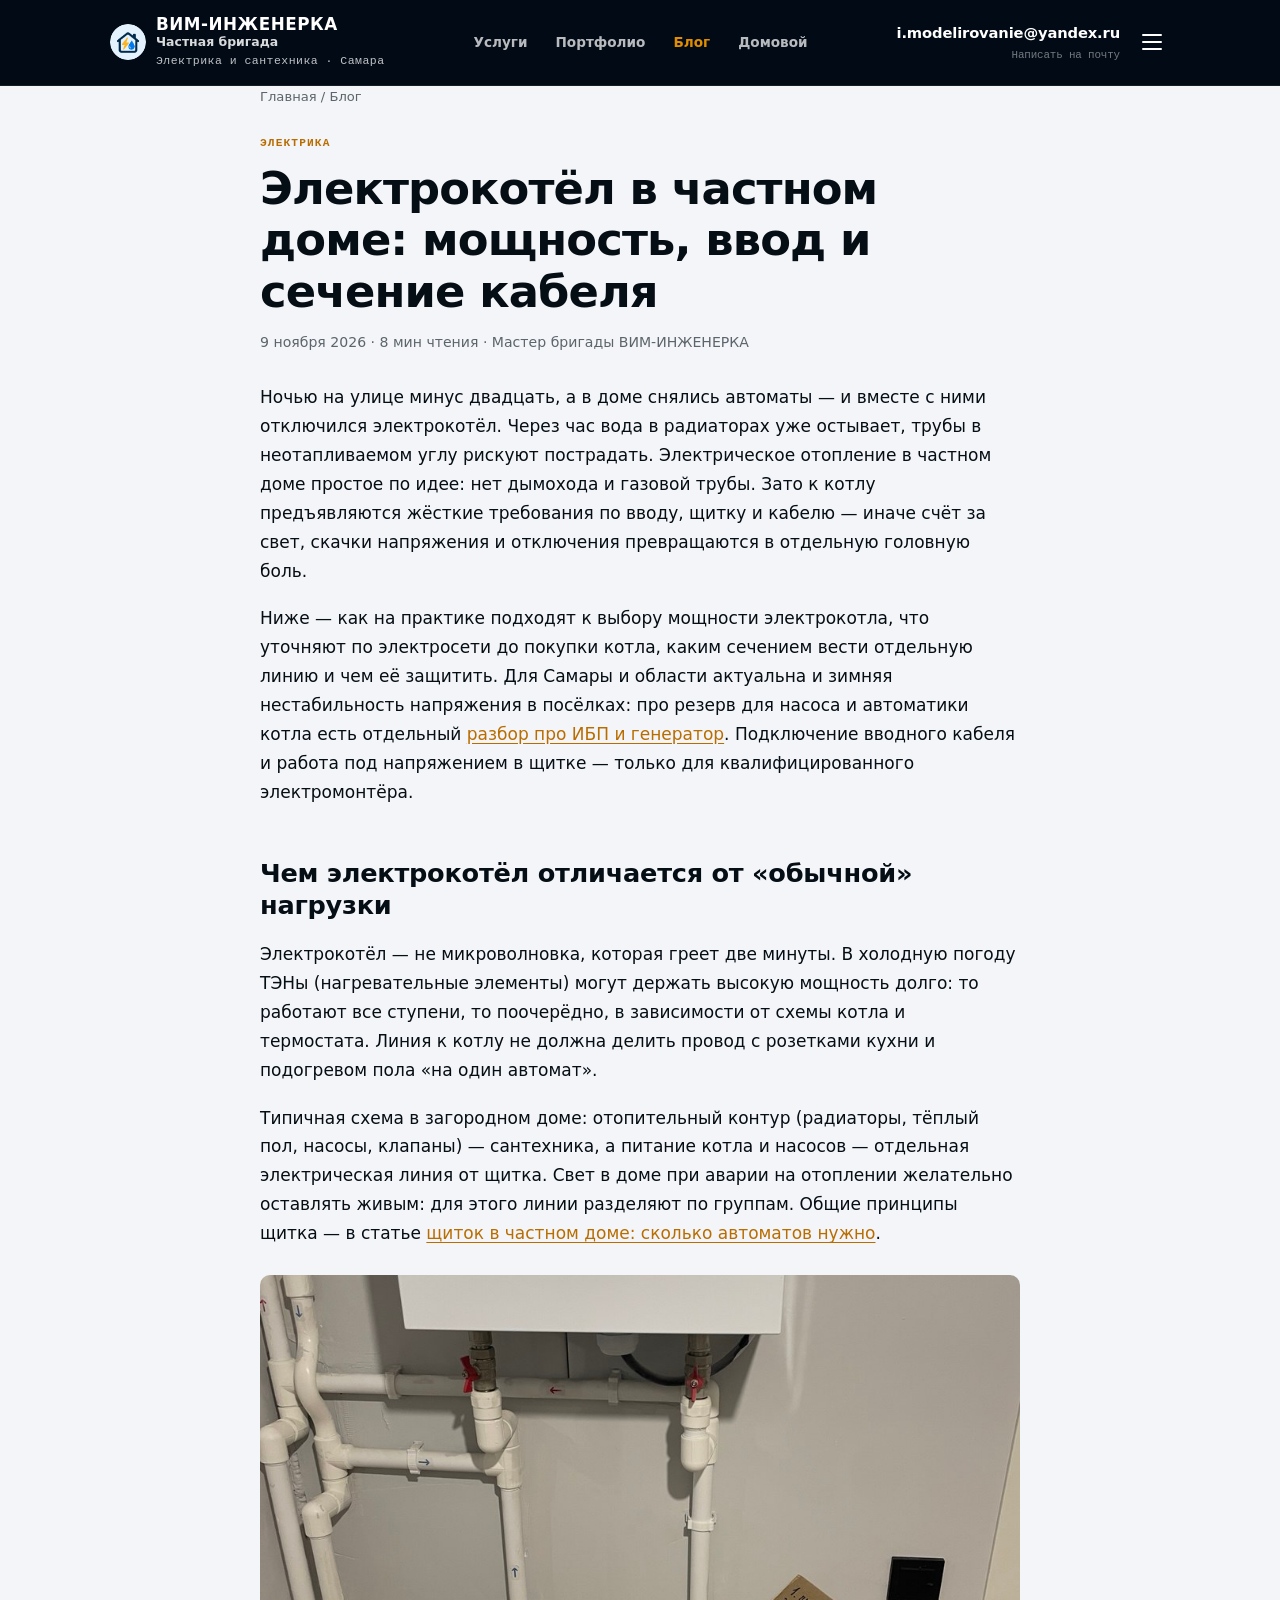
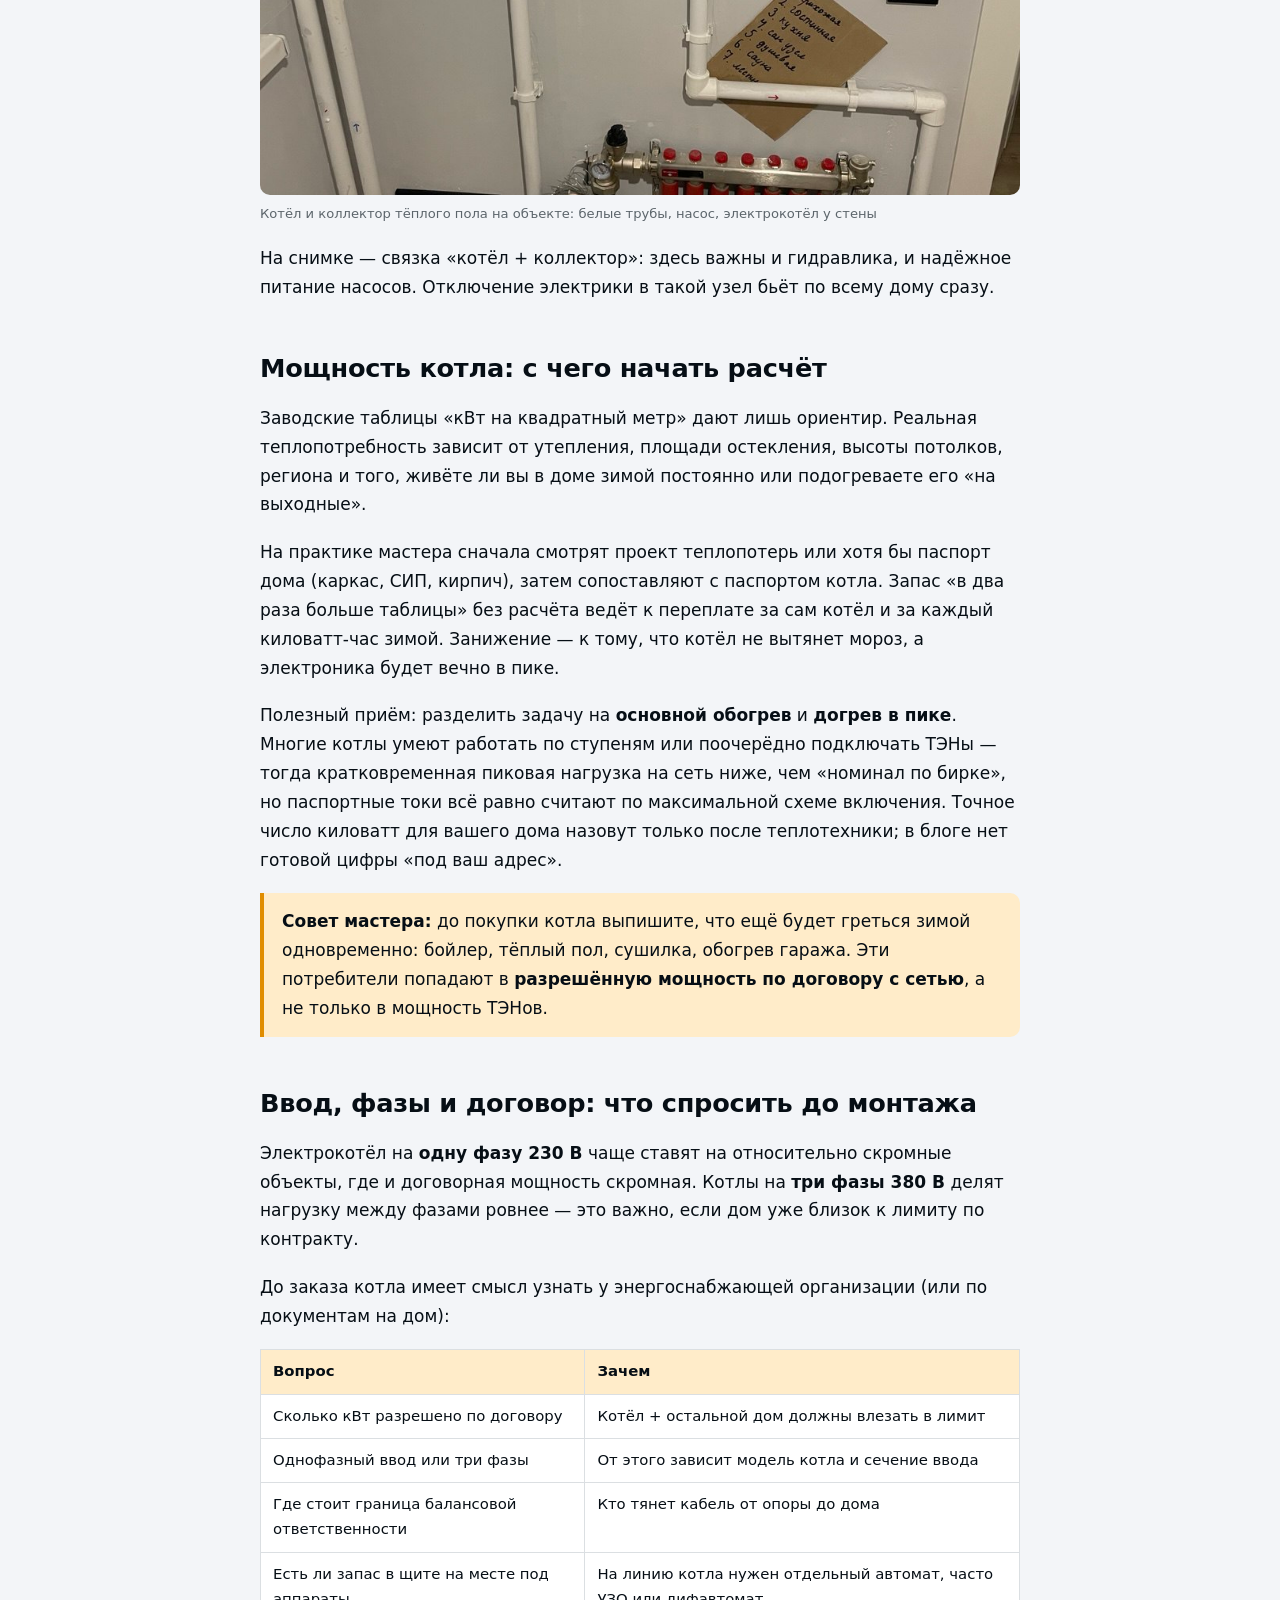
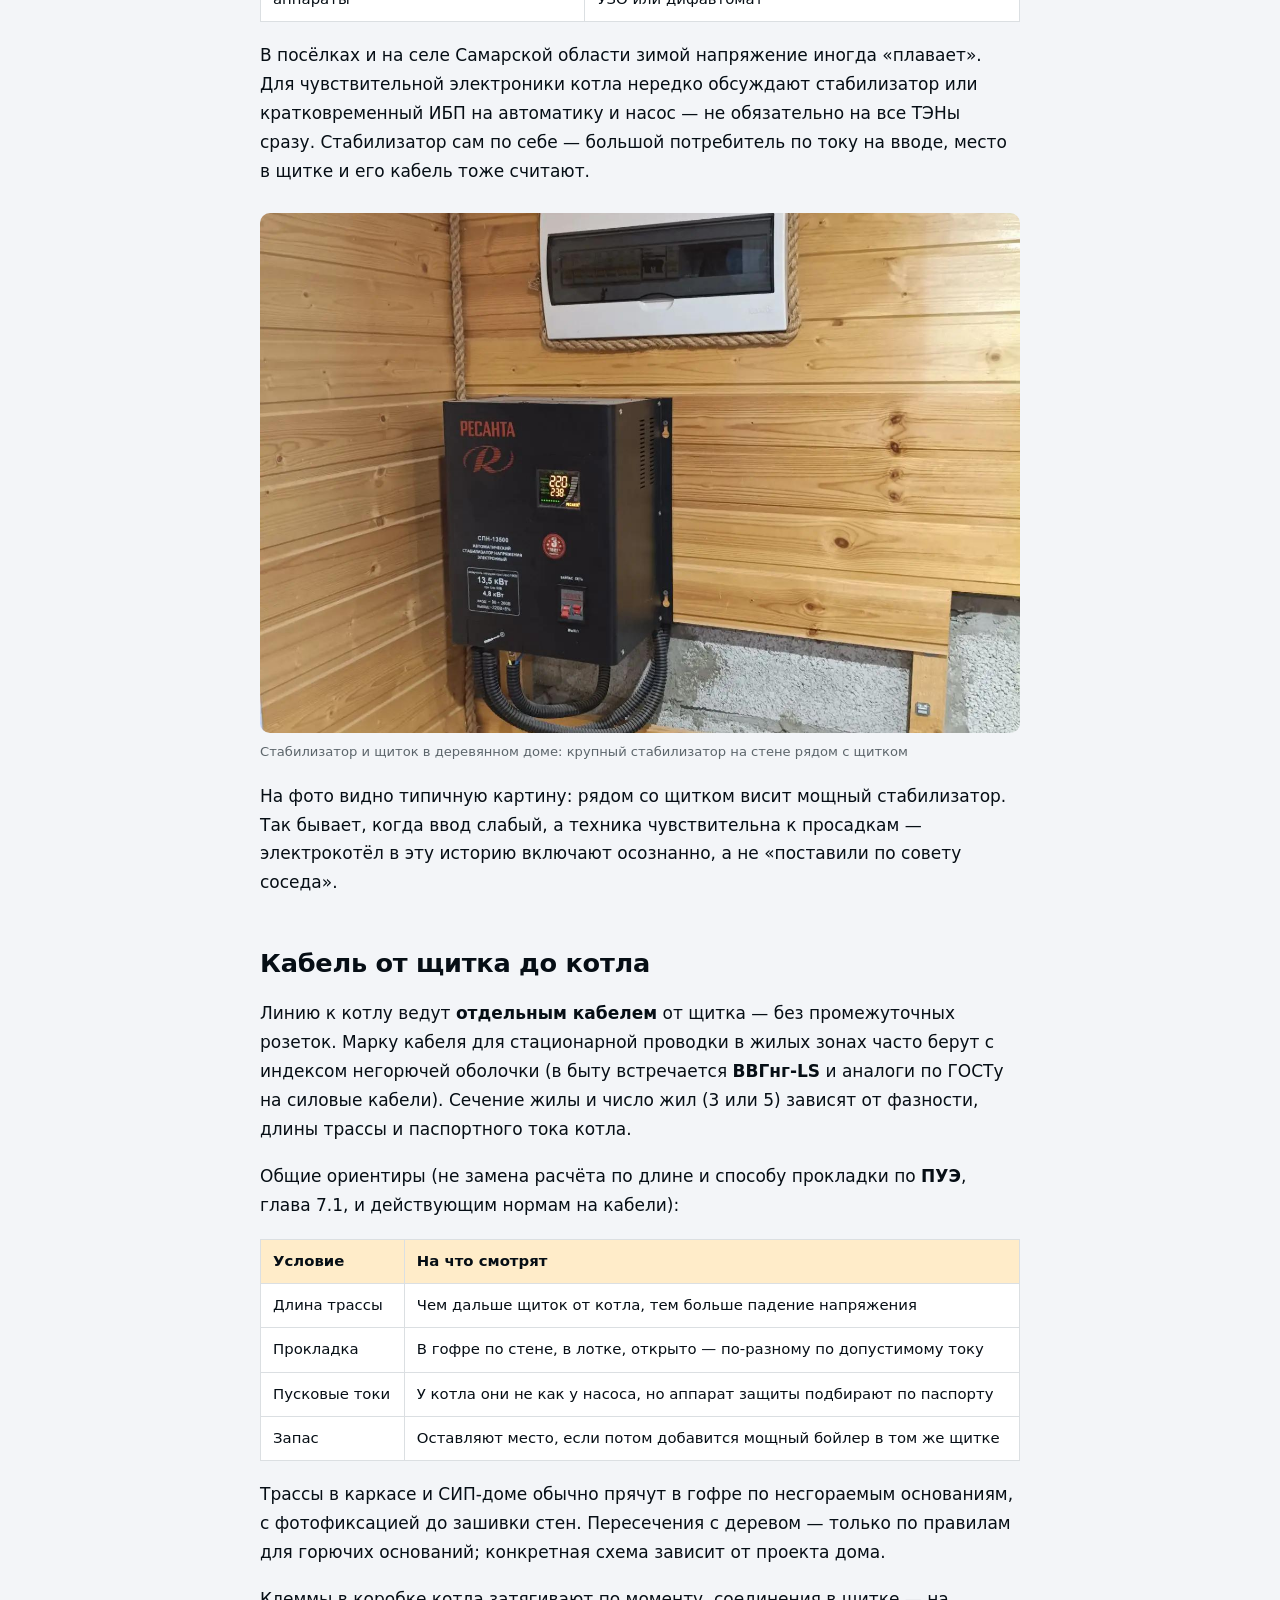
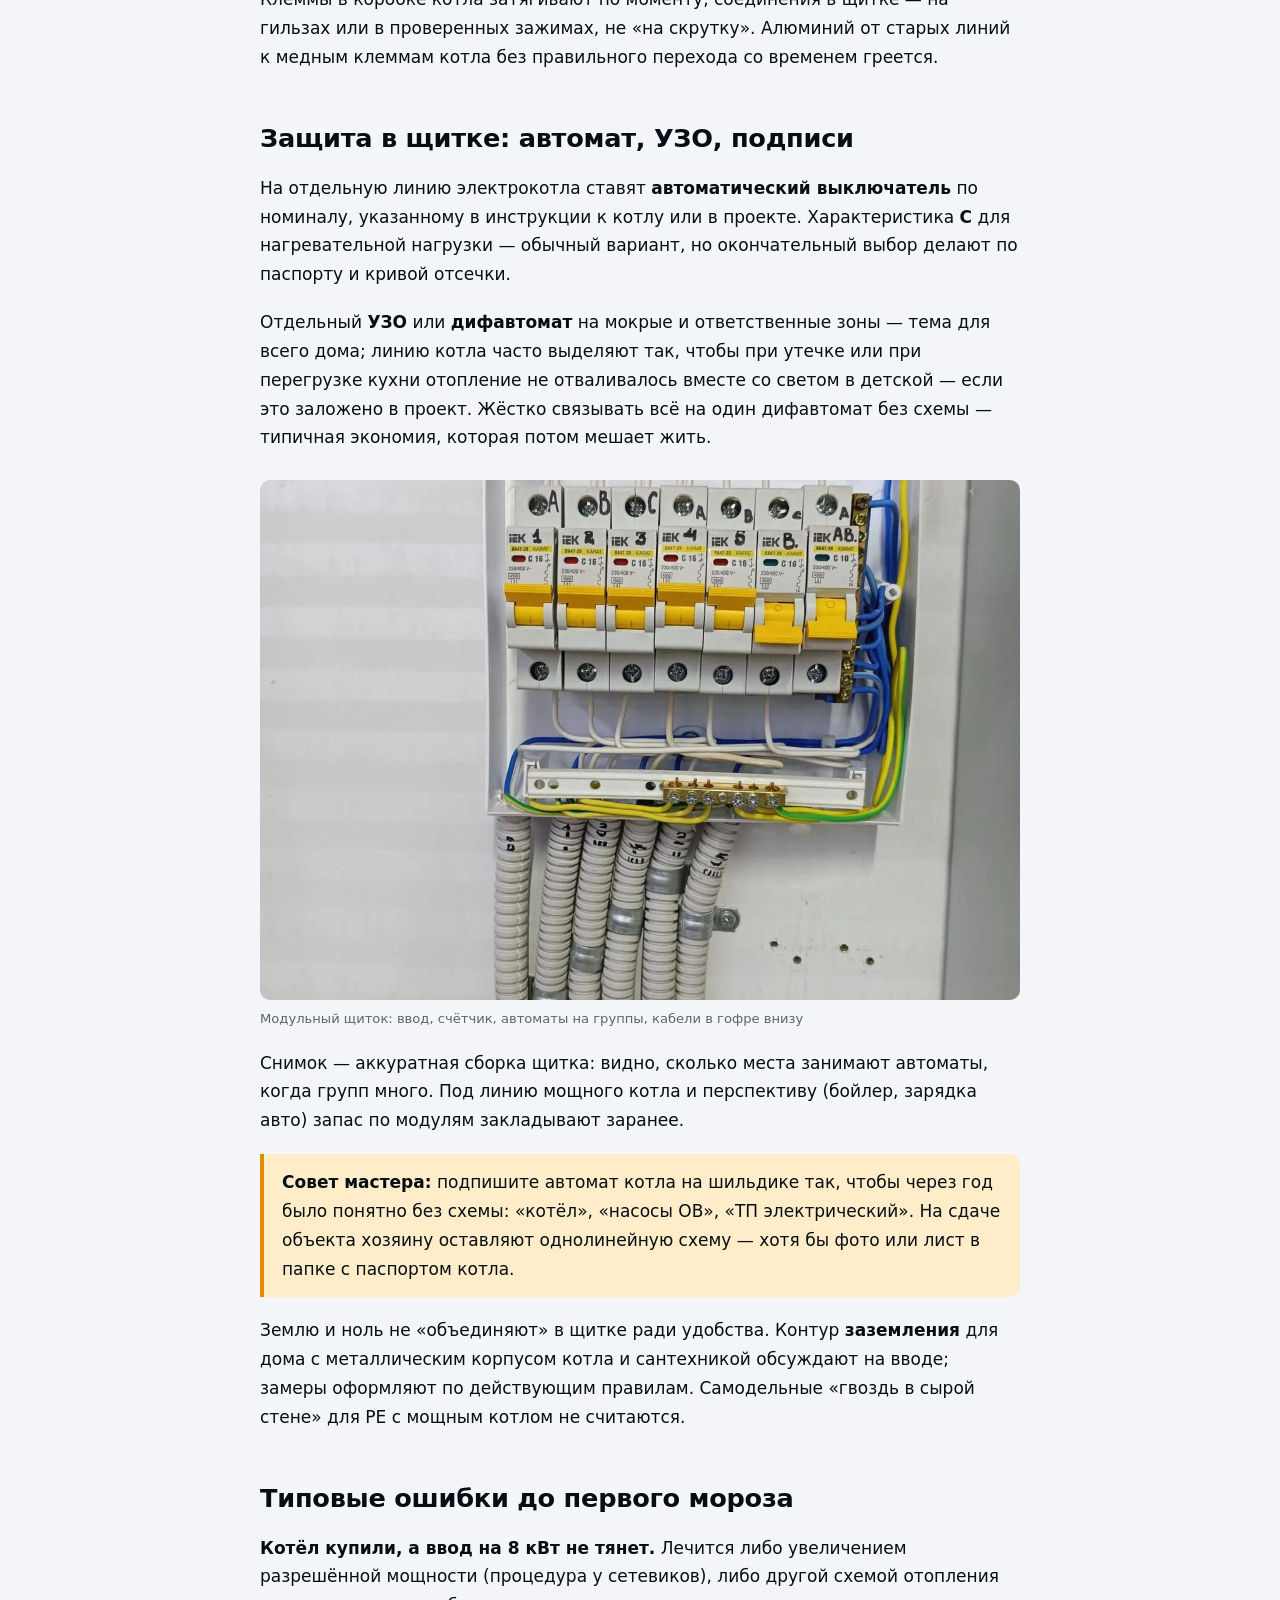
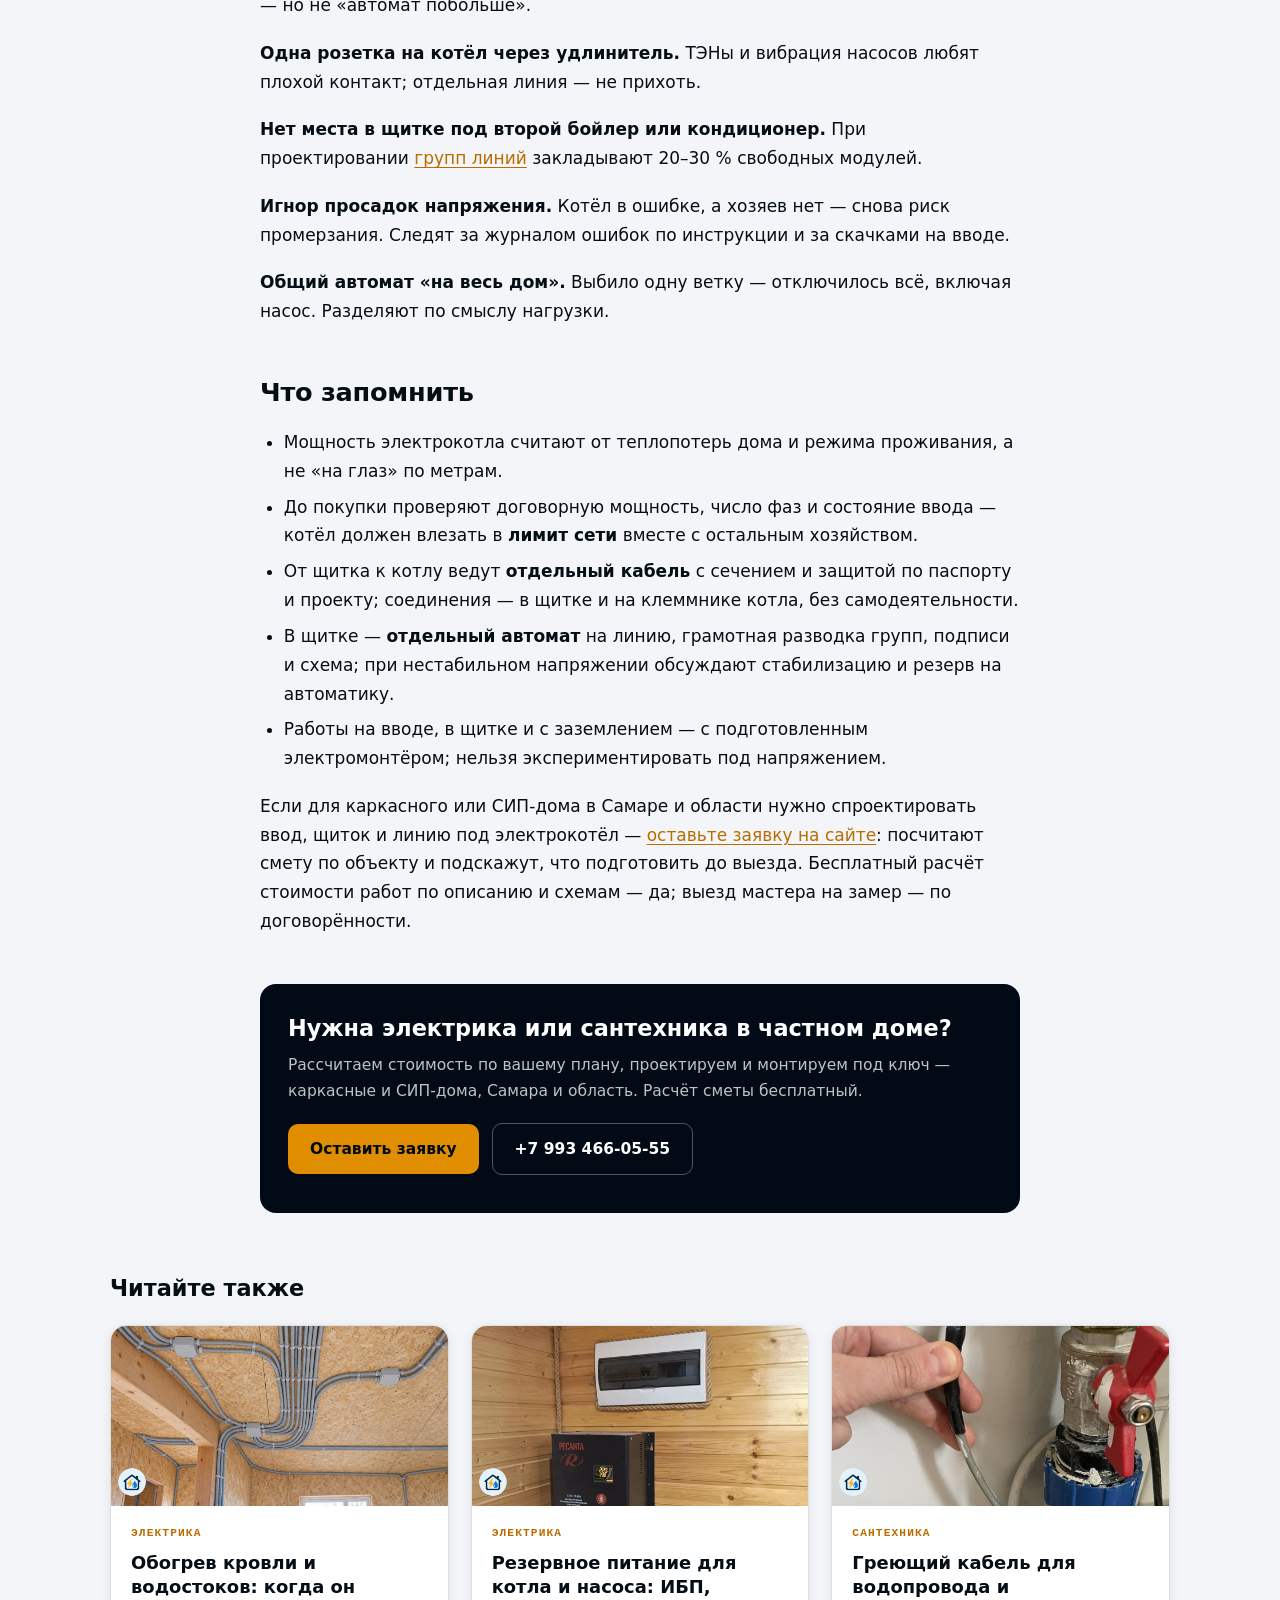
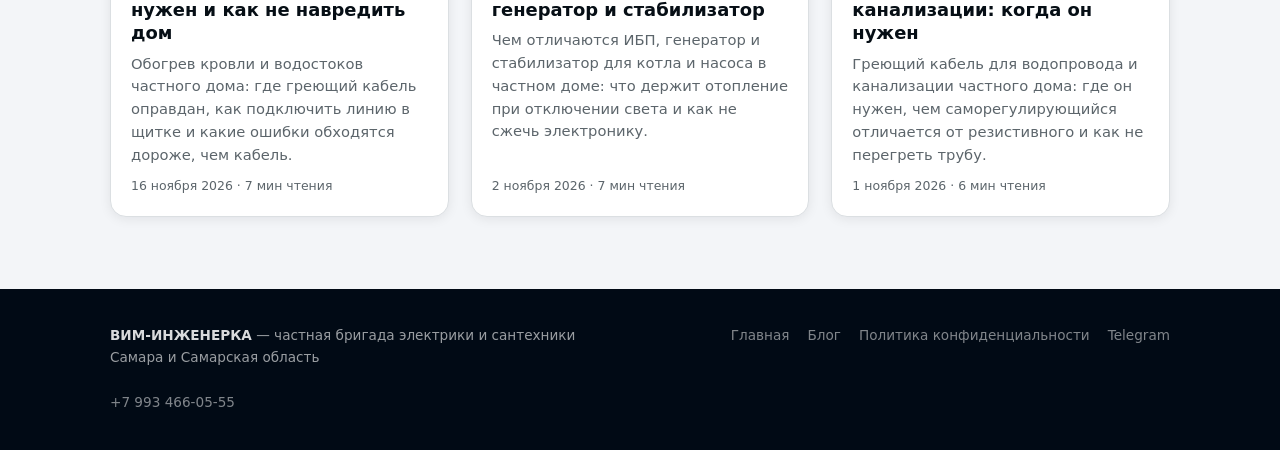
<file: blog/elektrokotel-chastnyj-dom-moshchnost-vvod/index.html>
<!doctype html>
<html lang="ru">
<head>
<script>
(function(m,e,t,r,i,k,a){m[i]=m[i]||function(){(m[i].a=m[i].a||[]).push(arguments)};m[i].l=1*new Date();
for(var j=0;j<document.scripts.length;j++){if(document.scripts[j].src===r){return;}}
k=e.createElement(t),a=e.getElementsByTagName(t)[0],k.async=1,k.src=r,a.parentNode.insertBefore(k,a)})
(window,document,'script','https://mc.yandex.ru/metrika/tag.js?id=112788163','ym');
ym(112788163,'init',{clickmap:true,trackLinks:true,accurateTrackBounce:true});
</script>
<noscript><div><img src="https://mc.yandex.ru/watch/112788163" style="position:absolute;left:-9999px;" alt=""></div></noscript>
<meta charset="UTF-8">
<meta name="viewport" content="width=device-width, initial-scale=1.0">
<title>Электрокотёл в частном доме: мощность, ввод и сечение кабеля</title>
<meta name="description" content="Электрокотёл в частном доме: как прикинуть мощность, что проверить по вводу, каким кабелем вести линию и что поставить в щитке. Без лишней теории.">
<link rel="canonical" href="https://electric.vim-scrum.ru/blog/elektrokotel-chastnyj-dom-moshchnost-vvod/">
<link rel="icon" href="/favicon.ico" sizes="any">
<link rel="icon" type="image/png" sizes="32x32" href="/assets/brand/favicon-32.png">
<link rel="apple-touch-icon" href="/assets/brand/apple-touch-icon.png">
<link rel="alternate" type="application/rss+xml" title="ВИМ-ИНЖЕНЕРКА — блог" href="https://electric.vim-scrum.ru/blog/rss.xml">
<meta name="robots" content="index, follow, max-image-preview:large">
<meta name="theme-color" content="#00243d">
<meta property="og:site_name" content="ВИМ-ИНЖЕНЕРКА">
<meta property="og:locale" content="ru_RU">
<meta property="og:type" content="article">
<meta property="og:title" content="Электрокотёл в частном доме: мощность, ввод и сечение кабеля">
<meta property="og:description" content="Электрокотёл в частном доме: как прикинуть мощность, что проверить по вводу, каким кабелем вести линию и что поставить в щитке. Без лишней теории.">
<meta property="og:url" content="https://electric.vim-scrum.ru/blog/elektrokotel-chastnyj-dom-moshchnost-vvod/">
<meta property="og:image" content="https://electric.vim-scrum.ru/assets/covers/elektrokotel-chastnyj-dom-moshchnost-vvod.jpg">
<meta name="twitter:card" content="summary_large_image">
<meta name="twitter:title" content="Электрокотёл в частном доме: мощность, ввод и сечение кабеля">
<meta name="twitter:description" content="Электрокотёл в частном доме: как прикинуть мощность, что проверить по вводу, каким кабелем вести линию и что поставить в щитке. Без лишней теории.">
<meta name="twitter:image" content="https://electric.vim-scrum.ru/assets/covers/elektrokotel-chastnyj-dom-moshchnost-vvod.jpg">
<link rel="stylesheet" href="/assets/blog.css">
<script type="application/ld+json">{"@context": "https://schema.org", "@type": "Article", "headline": "Электрокотёл в частном доме: мощность, ввод и сечение кабеля", "description": "Электрокотёл в частном доме: как прикинуть мощность, что проверить по вводу, каким кабелем вести линию и что поставить в щитке. Без лишней теории.", "datePublished": "2026-11-09", "dateModified": "2026-11-09", "image": "https://electric.vim-scrum.ru/assets/covers/elektrokotel-chastnyj-dom-moshchnost-vvod.jpg", "mainEntityOfPage": "https://electric.vim-scrum.ru/blog/elektrokotel-chastnyj-dom-moshchnost-vvod/", "inLanguage": "ru", "author": {"@type": "Organization", "name": "ВИМ-ИНЖЕНЕРКА", "url": "https://electric.vim-scrum.ru"}, "publisher": {"@type": "Organization", "name": "ВИМ-ИНЖЕНЕРКА", "logo": {"@type": "ImageObject", "url": "https://electric.vim-scrum.ru/assets/brand/logo.png"}}}</script>
<script type="application/ld+json">{"@context": "https://schema.org", "@type": "BreadcrumbList", "itemListElement": [{"@type": "ListItem", "position": 1, "name": "Главная", "item": "https://electric.vim-scrum.ru/"}, {"@type": "ListItem", "position": 2, "name": "Блог", "item": "https://electric.vim-scrum.ru/blog/"}, {"@type": "ListItem", "position": 3, "name": "Электрокотёл в частном доме: мощность, ввод и сечение кабеля", "item": "https://electric.vim-scrum.ru/blog/elektrokotel-chastnyj-dom-moshchnost-vvod/"}]}</script>

</head>
<body>
<header class="site-header">
  <div class="header-inner">
    <a href="/" class="brand"><img src="/assets/brand/logo.png" alt="ВИМ-ИНЖЕНЕРКА" width="36" height="36">
      <span class="header-brand"><span class="brand-name">ВИМ-ИНЖЕНЕРКА</span><span class="brand-sub">Частная бригада</span><span class="brand-tagline">Электрика и сантехника · Самара</span></span></a>
    <nav class="header-nav" aria-label="Основное меню">
      <a href="/#services">Услуги</a>
      <a href="/#portfolio">Портфолио</a>
      <a href="/blog/" class="nav-blog">Блог</a>
      <a href="/domovoy/">Домовой</a>
    </nav>
    <div class="header-actions">
      <a class="header-phone" href="mailto:i.modelirovanie@yandex.ru">i.modelirovanie@yandex.ru<span>Написать на почту</span></a>
      <button class="menu-toggle" id="menu-toggle" aria-label="Открыть меню" aria-expanded="false"><span></span><span></span><span></span></button>
    </div>
  </div>
  <nav class="mobile-nav-panel" id="mobile-nav-panel">
    <a href="/#services">Услуги</a>
    <a href="/#process">Как работаем</a>
    <a href="/#portfolio">Портфолио</a>
    <a href="/#geography">География</a>
    <a href="/#faq">FAQ</a>
    <a href="/blog/" class="nav-blog">Блог</a>
    <a href="/domovoy/">Домовой</a>
    <a href="tel:+79934660555">+7 993 466-05-55</a>
  </nav>
  <script>
  (function(){var t=document.getElementById('menu-toggle'),p=document.getElementById('mobile-nav-panel');
  t.addEventListener('click',function(){var o=p.classList.toggle('open');t.classList.toggle('open',o);t.setAttribute('aria-expanded',o);});
  p.querySelectorAll('a').forEach(function(a){a.addEventListener('click',function(){p.classList.remove('open');t.classList.remove('open');});});})();
  </script>
</header>
<main class="wrap">
<nav class="crumbs" aria-label="Хлебные крошки"><a href="/">Главная</a> / <a href="/blog/">Блог</a></nav>
<article class="post">
  <header>
    <span class="tag">Электрика</span>
    <h1>Электрокотёл в частном доме: мощность, ввод и сечение кабеля</h1>
    <p class="meta">9 ноября 2026 · 8 мин чтения · Мастер бригады ВИМ-ИНЖЕНЕРКА</p>
  </header>
  <div class="post-body">
<p>Ночью на улице минус двадцать, а в доме снялись автоматы — и вместе с ними отключился электрокотёл. Через час вода в радиаторах уже остывает, трубы в неотапливаемом углу рискуют пострадать. Электрическое отопление в частном доме простое по идее: нет дымохода и газовой трубы. Зато к котлу предъявляются жёсткие требования по вводу, щитку и кабелю — иначе счёт за свет, скачки напряжения и отключения превращаются в отдельную головную боль.</p>
<p>Ниже — как на практике подходят к выбору мощности электрокотла, что уточняют по электросети до покупки котла, каким сечением вести отдельную линию и чем её защитить. Для Самары и области актуальна и зимняя нестабильность напряжения в посёлках: про резерв для насоса и автоматики котла есть отдельный <a href="/blog/rezervnoe-pitanie-kotla-nasos-ibp-generator/">разбор про ИБП и генератор</a>. Подключение вводного кабеля и работа под напряжением в щитке — только для квалифицированного электромонтёра.</p>
<h2>Чем электрокотёл отличается от «обычной» нагрузки</h2>
<p>Электрокотёл — не микроволновка, которая греет две минуты. В холодную погоду ТЭНы (нагревательные элементы) могут держать высокую мощность долго: то работают все ступени, то поочерёдно, в зависимости от схемы котла и термостата. Линия к котлу не должна делить провод с розетками кухни и подогревом пола «на один автомат».</p>
<p>Типичная схема в загородном доме: отопительный контур (радиаторы, тёплый пол, насосы, клапаны) — сантехника, а питание котла и насосов — отдельная электрическая линия от щитка. Свет в доме при аварии на отоплении желательно оставлять живым: для этого линии разделяют по группам. Общие принципы щитка — в статье <a href="/blog/shchitok-v-chastnom-dome/">щиток в частном доме: сколько автоматов нужно</a>.</p>
<figure><img src="/assets/photos/kollektor-teply-pol.jpg" alt="Котёл и коллектор тёплого пола на объекте: белые трубы, насос, электрокотёл у стены" loading="lazy"><figcaption>Котёл и коллектор тёплого пола на объекте: белые трубы, насос, электрокотёл у стены</figcaption></figure>
<p>На снимке — связка «котёл + коллектор»: здесь важны и гидравлика, и надёжное питание насосов. Отключение электрики в такой узел бьёт по всему дому сразу.</p>
<h2>Мощность котла: с чего начать расчёт</h2>
<p>Заводские таблицы «кВт на квадратный метр» дают лишь ориентир. Реальная теплопотребность зависит от утепления, площади остекления, высоты потолков, региона и того, живёте ли вы в доме зимой постоянно или подогреваете его «на выходные».</p>
<p>На практике мастера сначала смотрят проект теплопотерь или хотя бы паспорт дома (каркас, СИП, кирпич), затем сопоставляют с паспортом котла. Запас «в два раза больше таблицы» без расчёта ведёт к переплате за сам котёл и за каждый киловатт-час зимой. Занижение — к тому, что котёл не вытянет мороз, а электроника будет вечно в пике.</p>
<p>Полезный приём: разделить задачу на <strong>основной обогрев</strong> и <strong>догрев в пике</strong>. Многие котлы умеют работать по ступеням или поочерёдно подключать ТЭНы — тогда кратковременная пиковая нагрузка на сеть ниже, чем «номинал по бирке», но паспортные токи всё равно считают по максимальной схеме включения. Точное число киловатт для вашего дома назовут только после теплотехники; в блоге нет готовой цифры «под ваш адрес».</p>
<blockquote class="callout"><p><strong>Совет мастера:</strong> до покупки котла выпишите, что ещё будет греться зимой одновременно: бойлер, тёплый пол, сушилка, обогрев гаража. Эти потребители попадают в <strong>разрешённую мощность по договору с сетью</strong>, а не только в мощность ТЭНов.</p></blockquote>
<h2>Ввод, фазы и договор: что спросить до монтажа</h2>
<p>Электрокотёл на <strong>одну фазу 230 В</strong> чаще ставят на относительно скромные объекты, где и договорная мощность скромная. Котлы на <strong>три фазы 380 В</strong> делят нагрузку между фазами ровнее — это важно, если дом уже близок к лимиту по контракту.</p>
<p>До заказа котла имеет смысл узнать у энергоснабжающей организации (или по документам на дом):</p>
<div class="table-wrap"><table><thead><tr><th>Вопрос</th><th>Зачем</th></tr></thead><tbody><tr><td>Сколько кВт разрешено по договору</td><td>Котёл + остальной дом должны влезать в лимит</td></tr><tr><td>Однофазный ввод или три фазы</td><td>От этого зависит модель котла и сечение ввода</td></tr><tr><td>Где стоит граница балансовой ответственности</td><td>Кто тянет кабель от опоры до дома</td></tr><tr><td>Есть ли запас в щите на месте под аппараты</td><td>На линию котла нужен отдельный автомат, часто УЗО или дифавтомат</td></tr></tbody></table></div>
<p>В посёлках и на селе Самарской области зимой напряжение иногда «плавает». Для чувствительной электроники котла нередко обсуждают стабилизатор или кратковременный ИБП на автоматику и насос — не обязательно на все ТЭНы сразу. Стабилизатор сам по себе — большой потребитель по току на вводе, место в щитке и его кабель тоже считают.</p>
<figure><img src="/assets/photos/stabilizator-dom.jpg" alt="Стабилизатор и щиток в деревянном доме: крупный стабилизатор на стене рядом с щитком" loading="lazy"><figcaption>Стабилизатор и щиток в деревянном доме: крупный стабилизатор на стене рядом с щитком</figcaption></figure>
<p>На фото видно типичную картину: рядом со щитком висит мощный стабилизатор. Так бывает, когда ввод слабый, а техника чувствительна к просадкам — электрокотёл в эту историю включают осознанно, а не «поставили по совету соседа».</p>
<h2>Кабель от щитка до котла</h2>
<p>Линию к котлу ведут <strong>отдельным кабелем</strong> от щитка — без промежуточных розеток. Марку кабеля для стационарной проводки в жилых зонах часто берут с индексом негорючей оболочки (в быту встречается <strong>ВВГнг-LS</strong> и аналоги по ГОСТу на силовые кабели). Сечение жилы и число жил (3 или 5) зависят от фазности, длины трассы и паспортного тока котла.</p>
<p>Общие ориентиры (не замена расчёта по длине и способу прокладки по <strong>ПУЭ</strong>, глава 7.1, и действующим нормам на кабели):</p>
<div class="table-wrap"><table><thead><tr><th>Условие</th><th>На что смотрят</th></tr></thead><tbody><tr><td>Длина трассы</td><td>Чем дальше щиток от котла, тем больше падение напряжения</td></tr><tr><td>Прокладка</td><td>В гофре по стене, в лотке, открыто — по-разному по допустимому току</td></tr><tr><td>Пусковые токи</td><td>У котла они не как у насоса, но аппарат защиты подбирают по паспорту</td></tr><tr><td>Запас</td><td>Оставляют место, если потом добавится мощный бойлер в том же щитке</td></tr></tbody></table></div>
<p>Трассы в каркасе и СИП-доме обычно прячут в гофре по несгораемым основаниям, с фотофиксацией до зашивки стен. Пересечения с деревом — только по правилам для горючих оснований; конкретная схема зависит от проекта дома.</p>
<p>Клеммы в коробке котла затягивают по моменту, соединения в щитке — на гильзах или в проверенных зажимах, не «на скрутку». Алюминий от старых линий к медным клеммам котла без правильного перехода со временем греется.</p>
<h2>Защита в щитке: автомат, УЗО, подписи</h2>
<p>На отдельную линию электрокотла ставят <strong>автоматический выключатель</strong> по номиналу, указанному в инструкции к котлу или в проекте. Характеристика <strong>C</strong> для нагревательной нагрузки — обычный вариант, но окончательный выбор делают по паспорту и кривой отсечки.</p>
<p>Отдельный <strong>УЗО</strong> или <strong>дифавтомат</strong> на мокрые и ответственные зоны — тема для всего дома; линию котла часто выделяют так, чтобы при утечке или при перегрузке кухни отопление не отваливалось вместе со светом в детской — если это заложено в проект. Жёстко связывать всё на один дифавтомат без схемы — типичная экономия, которая потом мешает жить.</p>
<figure><img src="/assets/photos/shchitok-korpus-moduli.jpg" alt="Модульный щиток: ввод, счётчик, автоматы на группы, кабели в гофре внизу" loading="lazy"><figcaption>Модульный щиток: ввод, счётчик, автоматы на группы, кабели в гофре внизу</figcaption></figure>
<p>Снимок — аккуратная сборка щитка: видно, сколько места занимают автоматы, когда групп много. Под линию мощного котла и перспективу (бойлер, зарядка авто) запас по модулям закладывают заранее.</p>
<blockquote class="callout"><p><strong>Совет мастера:</strong> подпишите автомат котла на шильдике так, чтобы через год было понятно без схемы: «котёл», «насосы ОВ», «ТП электрический». На сдаче объекта хозяину оставляют однолинейную схему — хотя бы фото или лист в папке с паспортом котла.</p></blockquote>
<p>Землю и ноль не «объединяют» в щитке ради удобства. Контур <strong>заземления</strong> для дома с металлическим корпусом котла и сантехникой обсуждают на вводе; замеры оформляют по действующим правилам. Самодельные «гвоздь в сырой стене» для PE с мощным котлом не считаются.</p>
<h2>Типовые ошибки до первого мороза</h2>
<p><strong>Котёл купили, а ввод на 8 кВт не тянет.</strong> Лечится либо увеличением разрешённой мощности (процедура у сетевиков), либо другой схемой отопления — но не «автомат побольше».</p>
<p><strong>Одна розетка на котёл через удлинитель.</strong> ТЭНы и вибрация насосов любят плохой контакт; отдельная линия — не прихоть.</p>
<p><strong>Нет места в щитке под второй бойлер или кондиционер.</strong> При проектировании <a href="/blog/shchitok-v-chastnom-dome/">групп линий</a> закладывают 20–30 % свободных модулей.</p>
<p><strong>Игнор просадок напряжения.</strong> Котёл в ошибке, а хозяев нет — снова риск промерзания. Следят за журналом ошибок по инструкции и за скачками на вводе.</p>
<p><strong>Общий автомат «на весь дом».</strong> Выбило одну ветку — отключилось всё, включая насос. Разделяют по смыслу нагрузки.</p>
<h2>Что запомнить</h2>
<ul><li>Мощность электрокотла считают от теплопотерь дома и режима проживания, а не «на глаз» по метрам.</li><li>До покупки проверяют договорную мощность, число фаз и состояние ввода — котёл должен влезать в <strong>лимит сети</strong> вместе с остальным хозяйством.</li><li>От щитка к котлу ведут <strong>отдельный кабель</strong> с сечением и защитой по паспорту и проекту; соединения — в щитке и на клеммнике котла, без самодеятельности.</li><li>В щитке — <strong>отдельный автомат</strong> на линию, грамотная разводка групп, подписи и схема; при нестабильном напряжении обсуждают стабилизацию и резерв на автоматику.</li><li>Работы на вводе, в щитке и с заземлением — с подготовленным электромонтёром; нельзя экспериментировать под напряжением.</li></ul>
<p>Если для каркасного или СИП-дома в Самаре и области нужно спроектировать ввод, щиток и линию под электрокотёл — <a href="https://electric.vim-scrum.ru/#final-cta">оставьте заявку на сайте</a>: посчитают смету по объекту и подскажут, что подготовить до выезда. Бесплатный расчёт стоимости работ по описанию и схемам — да; выезд мастера на замер — по договорённости.</p>
  </div>
  <aside class="cta-box">
  <h2>Нужна электрика или сантехника в частном доме?</h2>
  <p>Рассчитаем стоимость по вашему плану, проектируем и монтируем под ключ — каркасные и СИП-дома, Самара и область. Расчёт сметы бесплатный.</p>
  <p><a class="btn" href="/#final-cta">Оставить заявку</a> <a class="btn btn-ghost" href="tel:+79934660555">+7 993 466-05-55</a></p>
</aside>
</article>
<section class="more"><h2>Читайте также</h2><div class="grid"><a class="card" href="/blog/obogrev-krovli-vodostokov/">
  <img src="/assets/covers/obogrev-krovli-vodostokov.jpg" alt="" loading="lazy">
  <div class="card-body"><span class="tag">Электрика</span>
    <h3>Обогрев кровли и водостоков: когда он нужен и как не навредить дом</h3>
    <p>Обогрев кровли и водостоков частного дома: где греющий кабель оправдан, как подключить линию в щитке и какие ошибки обходятся дороже, чем кабель.</p>
    <small>16 ноября 2026 · 7 мин чтения</small></div>
</a><a class="card" href="/blog/rezervnoe-pitanie-kotla-nasos-ibp-generator/">
  <img src="/assets/covers/rezervnoe-pitanie-kotla-nasos-ibp-generator.jpg" alt="" loading="lazy">
  <div class="card-body"><span class="tag">Электрика</span>
    <h3>Резервное питание для котла и насоса: ИБП, генератор и стабилизатор</h3>
    <p>Чем отличаются ИБП, генератор и стабилизатор для котла и насоса в частном доме: что держит отопление при отключении света и как не сжечь электронику.</p>
    <small>2 ноября 2026 · 7 мин чтения</small></div>
</a><a class="card" href="/blog/greyushchij-kabel-vodoprovod-kanalizatsiya/">
  <img src="/assets/covers/greyushchij-kabel-vodoprovod-kanalizatsiya.jpg" alt="" loading="lazy">
  <div class="card-body"><span class="tag">Сантехника</span>
    <h3>Греющий кабель для водопровода и канализации: когда он нужен</h3>
    <p>Греющий кабель для водопровода и канализации частного дома: где он нужен, чем саморегулирующийся отличается от резистивного и как не перегреть трубу.</p>
    <small>1 ноября 2026 · 6 мин чтения</small></div>
</a></div></section>
</main>
<footer class="site-footer">
  <div class="wrap footer-inner">
    <div><b>ВИМ-ИНЖЕНЕРКА</b> — частная бригада электрики и сантехники<br>Самара и Самарская область</div>
    <div class="footer-links">
      <a href="/">Главная</a><a href="/blog/">Блог</a><a href="/privacy-policy.html">Политика конфиденциальности</a>
      <a href="https://t.me/i_modelirovanie" target="_blank" rel="noopener">Telegram</a>
    </div>
    <div><a href="tel:+79934660555">+7 993 466-05-55</a></div>
  </div>
</footer>
</body>
</html>
</file>
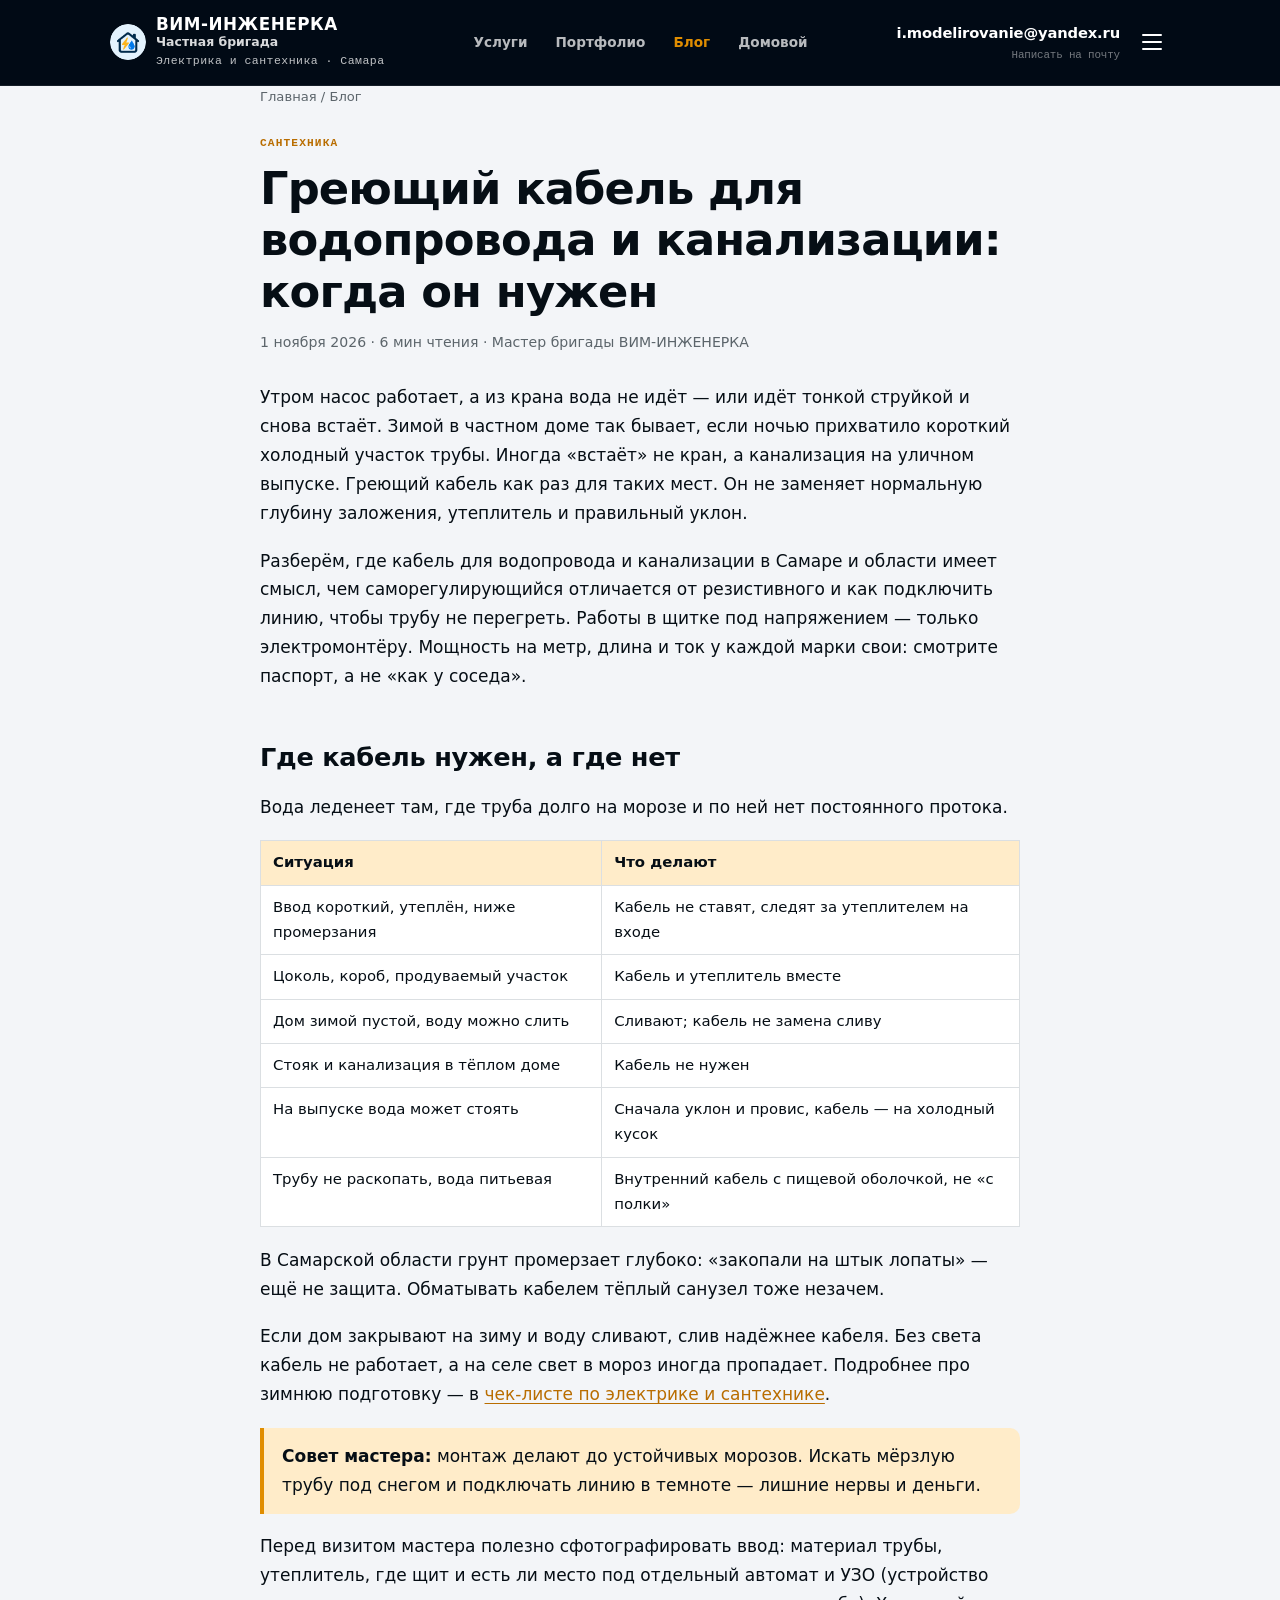
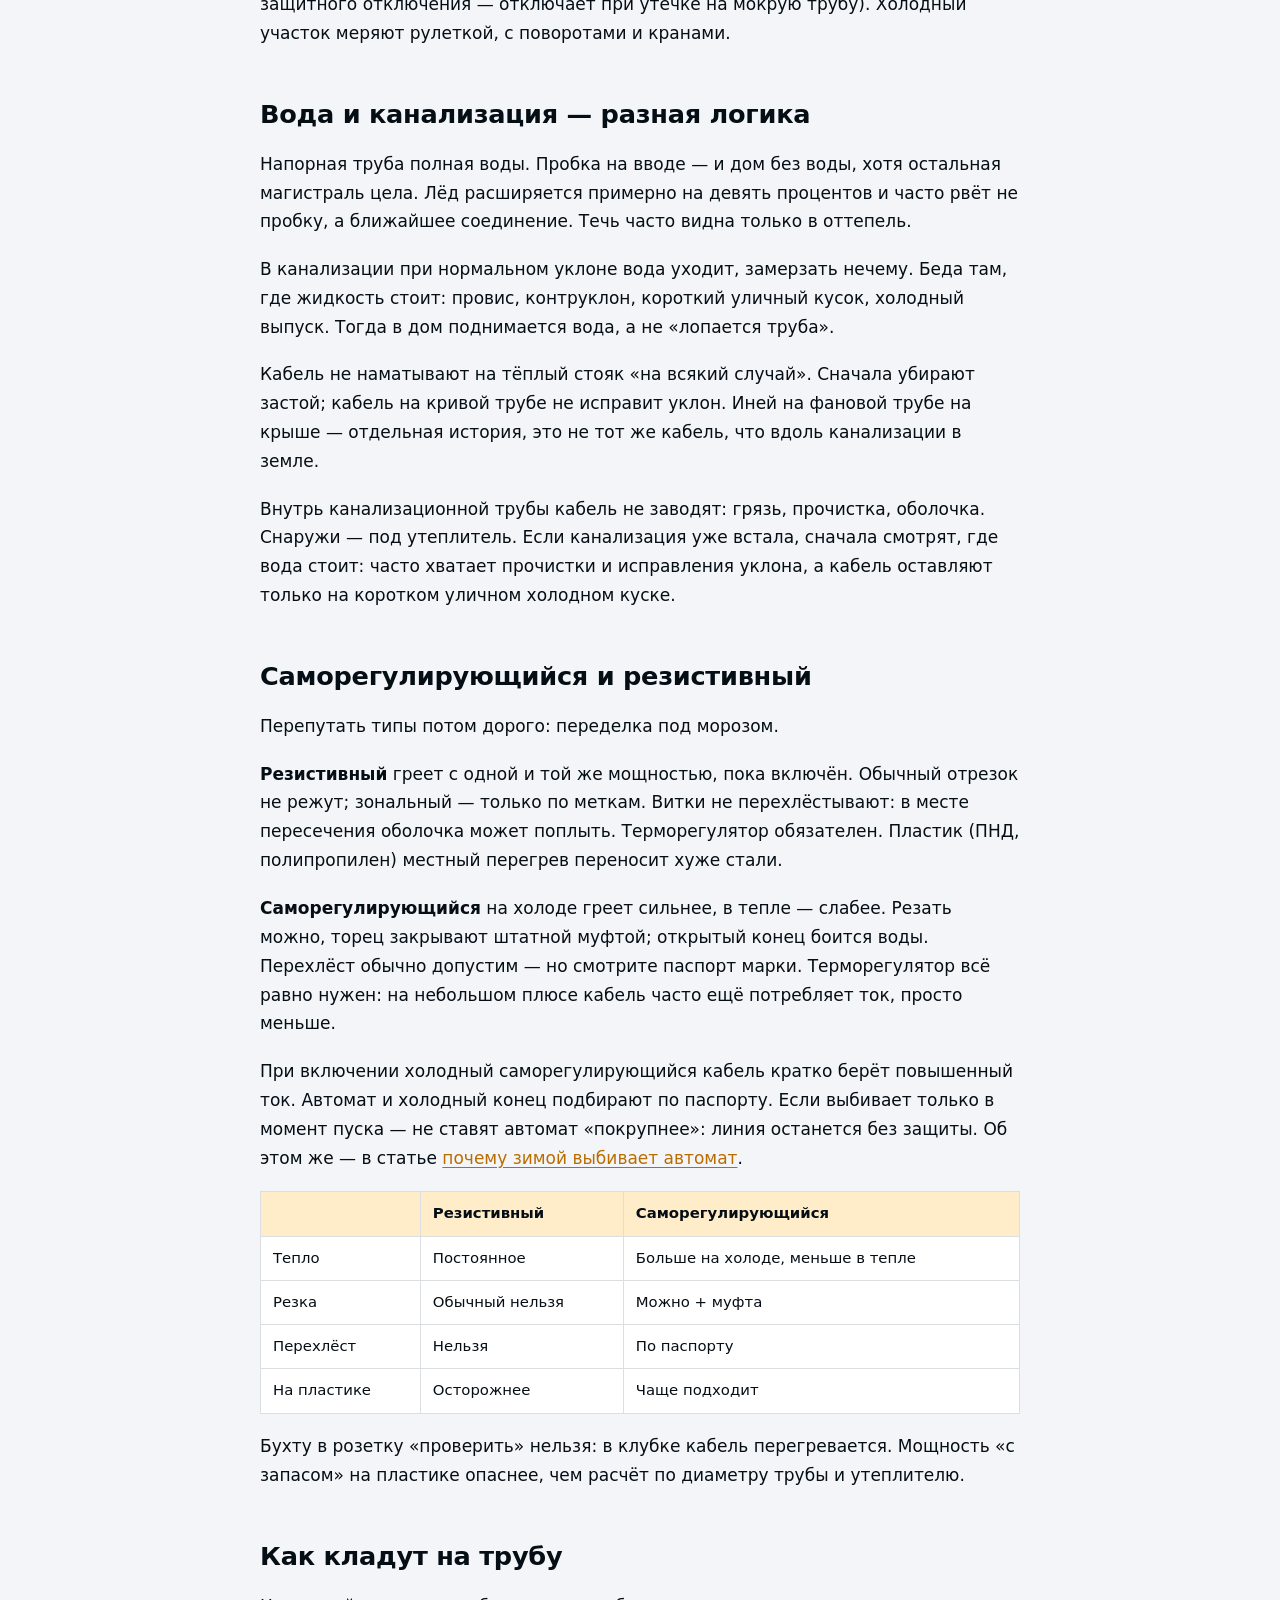
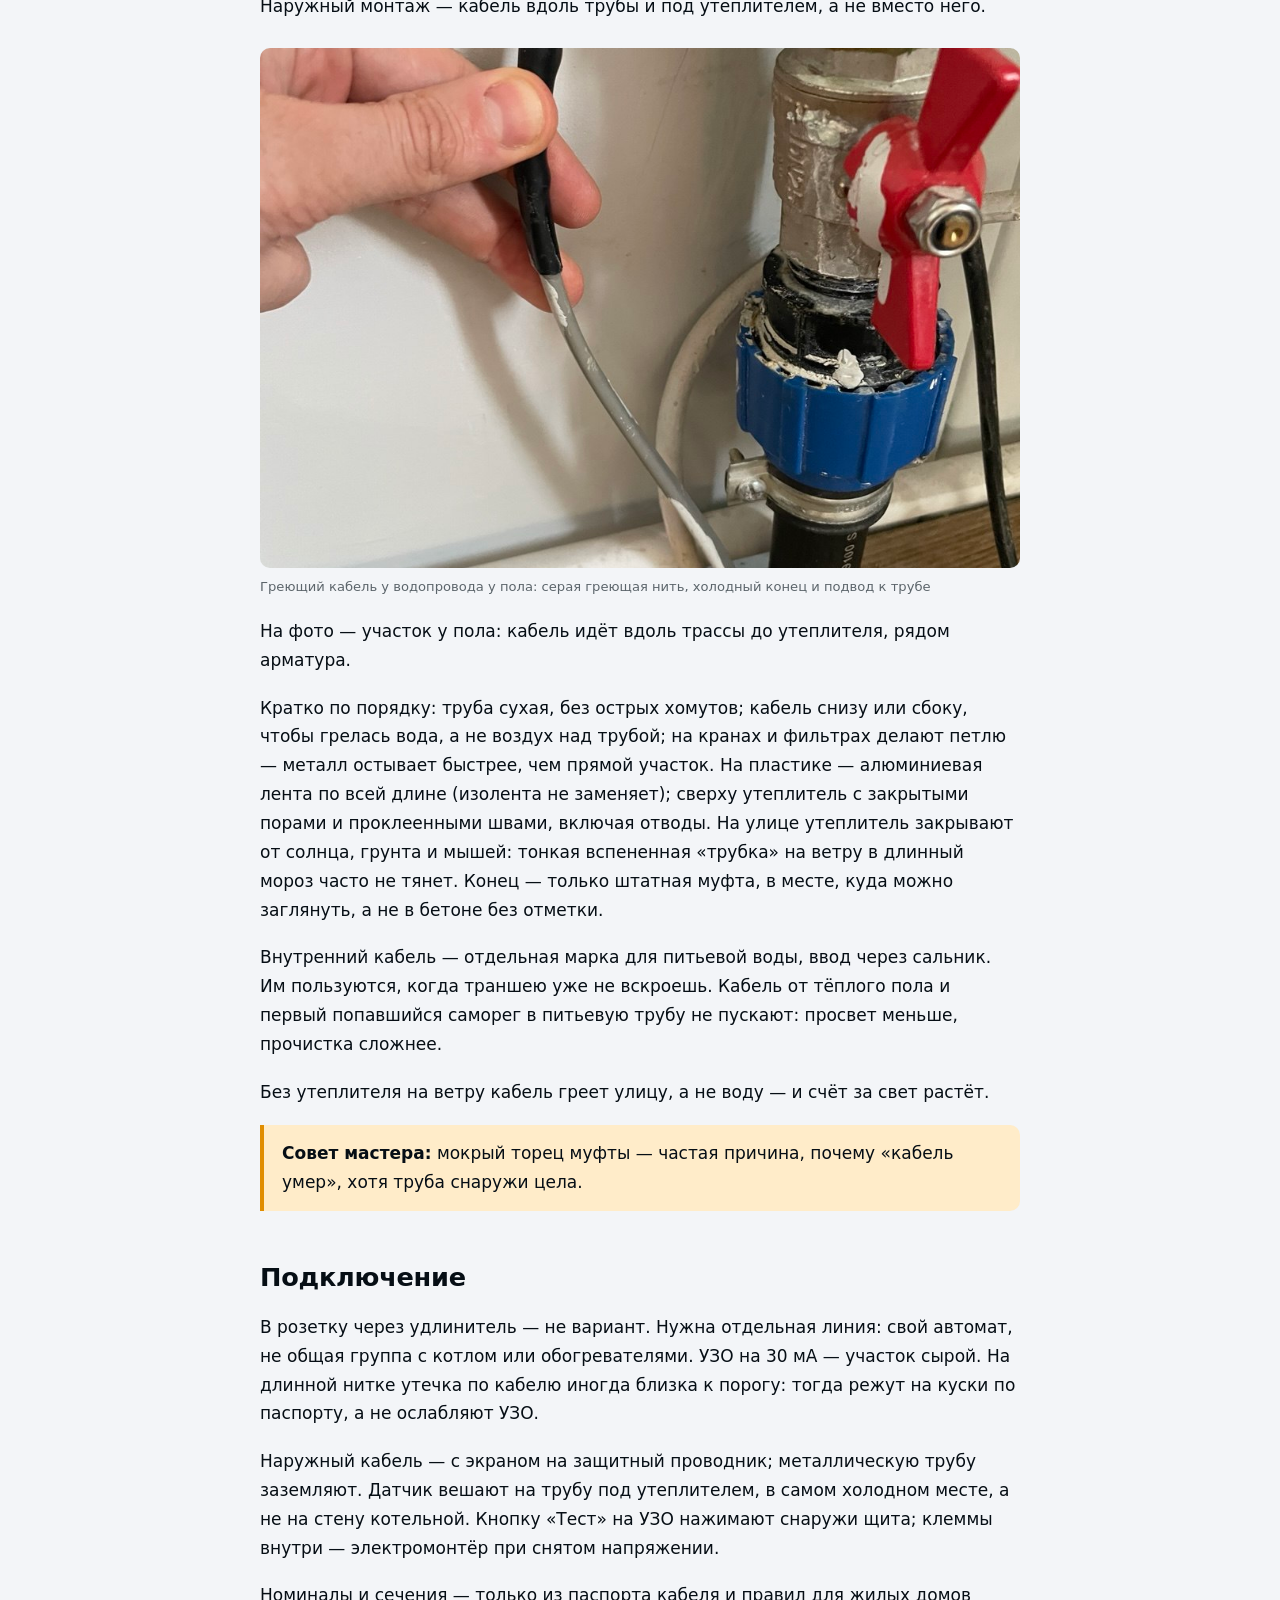
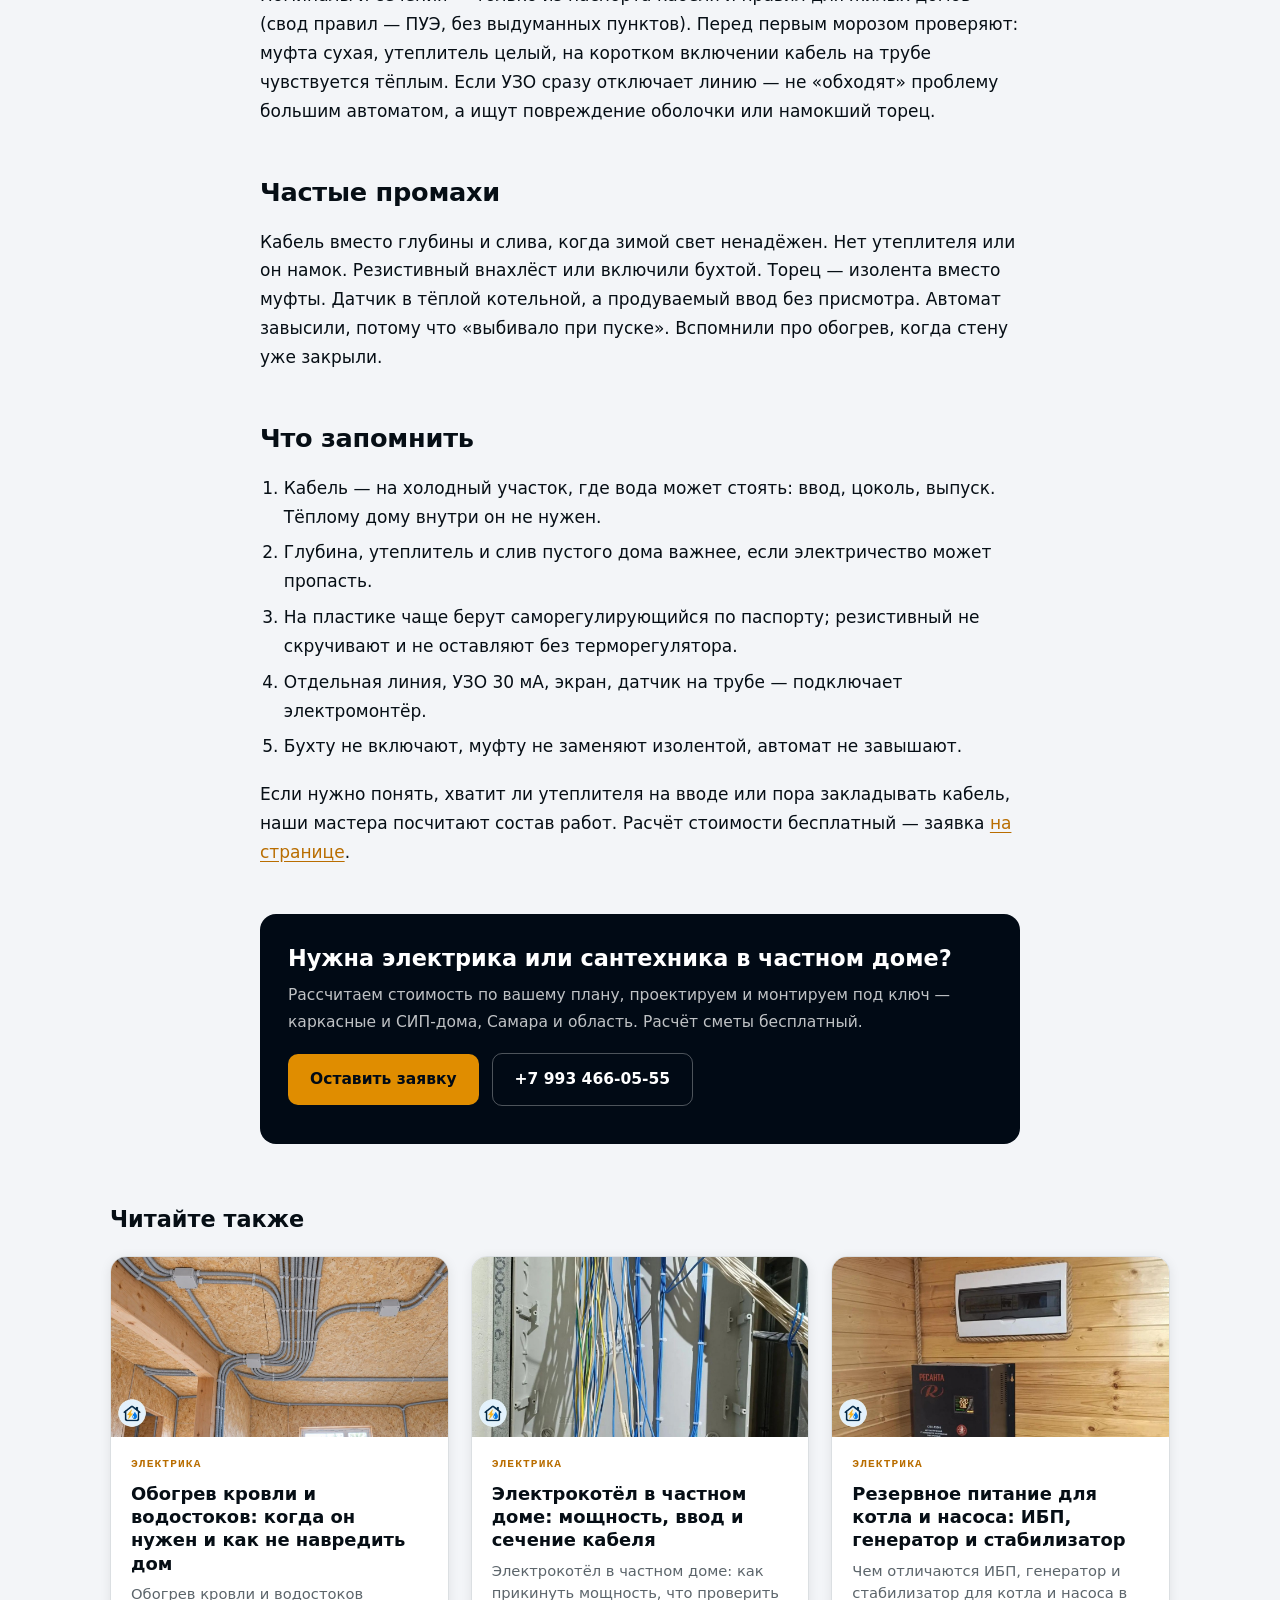
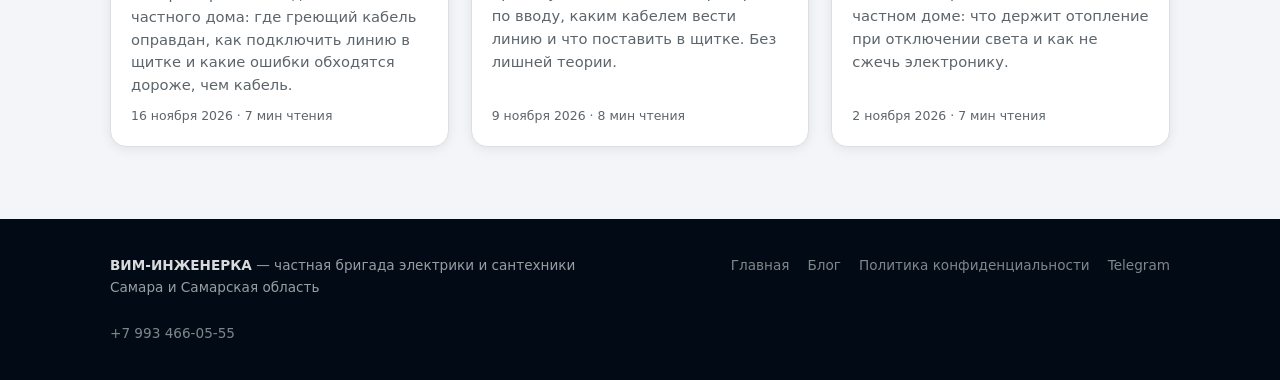
<file: blog/greyushchij-kabel-vodoprovod-kanalizatsiya/index.html>
<!doctype html>
<html lang="ru">
<head>
<script>
(function(m,e,t,r,i,k,a){m[i]=m[i]||function(){(m[i].a=m[i].a||[]).push(arguments)};m[i].l=1*new Date();
for(var j=0;j<document.scripts.length;j++){if(document.scripts[j].src===r){return;}}
k=e.createElement(t),a=e.getElementsByTagName(t)[0],k.async=1,k.src=r,a.parentNode.insertBefore(k,a)})
(window,document,'script','https://mc.yandex.ru/metrika/tag.js?id=112788163','ym');
ym(112788163,'init',{clickmap:true,trackLinks:true,accurateTrackBounce:true});
</script>
<noscript><div><img src="https://mc.yandex.ru/watch/112788163" style="position:absolute;left:-9999px;" alt=""></div></noscript>
<meta charset="UTF-8">
<meta name="viewport" content="width=device-width, initial-scale=1.0">
<title>Греющий кабель для водопровода и канализации: когда он нужен</title>
<meta name="description" content="Греющий кабель для водопровода и канализации частного дома: где он нужен, чем саморегулирующийся отличается от резистивного и как не перегреть трубу.">
<link rel="canonical" href="https://electric.vim-scrum.ru/blog/greyushchij-kabel-vodoprovod-kanalizatsiya/">
<link rel="icon" href="/favicon.ico" sizes="any">
<link rel="icon" type="image/png" sizes="32x32" href="/assets/brand/favicon-32.png">
<link rel="apple-touch-icon" href="/assets/brand/apple-touch-icon.png">
<link rel="alternate" type="application/rss+xml" title="ВИМ-ИНЖЕНЕРКА — блог" href="https://electric.vim-scrum.ru/blog/rss.xml">
<meta name="robots" content="index, follow, max-image-preview:large">
<meta name="theme-color" content="#00243d">
<meta property="og:site_name" content="ВИМ-ИНЖЕНЕРКА">
<meta property="og:locale" content="ru_RU">
<meta property="og:type" content="article">
<meta property="og:title" content="Греющий кабель для водопровода и канализации: когда он нужен">
<meta property="og:description" content="Греющий кабель для водопровода и канализации частного дома: где он нужен, чем саморегулирующийся отличается от резистивного и как не перегреть трубу.">
<meta property="og:url" content="https://electric.vim-scrum.ru/blog/greyushchij-kabel-vodoprovod-kanalizatsiya/">
<meta property="og:image" content="https://electric.vim-scrum.ru/assets/covers/greyushchij-kabel-vodoprovod-kanalizatsiya.jpg">
<meta name="twitter:card" content="summary_large_image">
<meta name="twitter:title" content="Греющий кабель для водопровода и канализации: когда он нужен">
<meta name="twitter:description" content="Греющий кабель для водопровода и канализации частного дома: где он нужен, чем саморегулирующийся отличается от резистивного и как не перегреть трубу.">
<meta name="twitter:image" content="https://electric.vim-scrum.ru/assets/covers/greyushchij-kabel-vodoprovod-kanalizatsiya.jpg">
<link rel="stylesheet" href="/assets/blog.css">
<script type="application/ld+json">{"@context": "https://schema.org", "@type": "Article", "headline": "Греющий кабель для водопровода и канализации: когда он нужен", "description": "Греющий кабель для водопровода и канализации частного дома: где он нужен, чем саморегулирующийся отличается от резистивного и как не перегреть трубу.", "datePublished": "2026-11-01", "dateModified": "2026-11-01", "image": "https://electric.vim-scrum.ru/assets/covers/greyushchij-kabel-vodoprovod-kanalizatsiya.jpg", "mainEntityOfPage": "https://electric.vim-scrum.ru/blog/greyushchij-kabel-vodoprovod-kanalizatsiya/", "inLanguage": "ru", "author": {"@type": "Organization", "name": "ВИМ-ИНЖЕНЕРКА", "url": "https://electric.vim-scrum.ru"}, "publisher": {"@type": "Organization", "name": "ВИМ-ИНЖЕНЕРКА", "logo": {"@type": "ImageObject", "url": "https://electric.vim-scrum.ru/assets/brand/logo.png"}}}</script>
<script type="application/ld+json">{"@context": "https://schema.org", "@type": "BreadcrumbList", "itemListElement": [{"@type": "ListItem", "position": 1, "name": "Главная", "item": "https://electric.vim-scrum.ru/"}, {"@type": "ListItem", "position": 2, "name": "Блог", "item": "https://electric.vim-scrum.ru/blog/"}, {"@type": "ListItem", "position": 3, "name": "Греющий кабель для водопровода и канализации: когда он нужен", "item": "https://electric.vim-scrum.ru/blog/greyushchij-kabel-vodoprovod-kanalizatsiya/"}]}</script>

</head>
<body>
<header class="site-header">
  <div class="header-inner">
    <a href="/" class="brand"><img src="/assets/brand/logo.png" alt="ВИМ-ИНЖЕНЕРКА" width="36" height="36">
      <span class="header-brand"><span class="brand-name">ВИМ-ИНЖЕНЕРКА</span><span class="brand-sub">Частная бригада</span><span class="brand-tagline">Электрика и сантехника · Самара</span></span></a>
    <nav class="header-nav" aria-label="Основное меню">
      <a href="/#services">Услуги</a>
      <a href="/#portfolio">Портфолио</a>
      <a href="/blog/" class="nav-blog">Блог</a>
      <a href="/domovoy/">Домовой</a>
    </nav>
    <div class="header-actions">
      <a class="header-phone" href="mailto:i.modelirovanie@yandex.ru">i.modelirovanie@yandex.ru<span>Написать на почту</span></a>
      <button class="menu-toggle" id="menu-toggle" aria-label="Открыть меню" aria-expanded="false"><span></span><span></span><span></span></button>
    </div>
  </div>
  <nav class="mobile-nav-panel" id="mobile-nav-panel">
    <a href="/#services">Услуги</a>
    <a href="/#process">Как работаем</a>
    <a href="/#portfolio">Портфолио</a>
    <a href="/#geography">География</a>
    <a href="/#faq">FAQ</a>
    <a href="/blog/" class="nav-blog">Блог</a>
    <a href="/domovoy/">Домовой</a>
    <a href="tel:+79934660555">+7 993 466-05-55</a>
  </nav>
  <script>
  (function(){var t=document.getElementById('menu-toggle'),p=document.getElementById('mobile-nav-panel');
  t.addEventListener('click',function(){var o=p.classList.toggle('open');t.classList.toggle('open',o);t.setAttribute('aria-expanded',o);});
  p.querySelectorAll('a').forEach(function(a){a.addEventListener('click',function(){p.classList.remove('open');t.classList.remove('open');});});})();
  </script>
</header>
<main class="wrap">
<nav class="crumbs" aria-label="Хлебные крошки"><a href="/">Главная</a> / <a href="/blog/">Блог</a></nav>
<article class="post">
  <header>
    <span class="tag">Сантехника</span>
    <h1>Греющий кабель для водопровода и канализации: когда он нужен</h1>
    <p class="meta">1 ноября 2026 · 6 мин чтения · Мастер бригады ВИМ-ИНЖЕНЕРКА</p>
  </header>
  <div class="post-body">
<p>Утром насос работает, а из крана вода не идёт — или идёт тонкой струйкой и снова встаёт. Зимой в частном доме так бывает, если ночью прихватило короткий холодный участок трубы. Иногда «встаёт» не кран, а канализация на уличном выпуске. Греющий кабель как раз для таких мест. Он не заменяет нормальную глубину заложения, утеплитель и правильный уклон.</p>
<p>Разберём, где кабель для водопровода и канализации в Самаре и области имеет смысл, чем саморегулирующийся отличается от резистивного и как подключить линию, чтобы трубу не перегреть. Работы в щитке под напряжением — только электромонтёру. Мощность на метр, длина и ток у каждой марки свои: смотрите паспорт, а не «как у соседа».</p>
<h2>Где кабель нужен, а где нет</h2>
<p>Вода леденеет там, где труба долго на морозе и по ней нет постоянного протока.</p>
<div class="table-wrap"><table><thead><tr><th>Ситуация</th><th>Что делают</th></tr></thead><tbody><tr><td>Ввод короткий, утеплён, ниже промерзания</td><td>Кабель не ставят, следят за утеплителем на входе</td></tr><tr><td>Цоколь, короб, продуваемый участок</td><td>Кабель и утеплитель вместе</td></tr><tr><td>Дом зимой пустой, воду можно слить</td><td>Сливают; кабель не замена сливу</td></tr><tr><td>Стояк и канализация в тёплом доме</td><td>Кабель не нужен</td></tr><tr><td>На выпуске вода может стоять</td><td>Сначала уклон и провис, кабель — на холодный кусок</td></tr><tr><td>Трубу не раскопать, вода питьевая</td><td>Внутренний кабель с пищевой оболочкой, не «с полки»</td></tr></tbody></table></div>
<p>В Самарской области грунт промерзает глубоко: «закопали на штык лопаты» — ещё не защита. Обматывать кабелем тёплый санузел тоже незачем.</p>
<p>Если дом закрывают на зиму и воду сливают, слив надёжнее кабеля. Без света кабель не работает, а на селе свет в мороз иногда пропадает. Подробнее про зимнюю подготовку — в <a href="/blog/podgotovka-doma-k-zime-elektrika-santehnika/">чек-листе по электрике и сантехнике</a>.</p>
<blockquote class="callout"><p><strong>Совет мастера:</strong> монтаж делают до устойчивых морозов. Искать мёрзлую трубу под снегом и подключать линию в темноте — лишние нервы и деньги.</p></blockquote>
<p>Перед визитом мастера полезно сфотографировать ввод: материал трубы, утеплитель, где щит и есть ли место под отдельный автомат и УЗО (устройство защитного отключения — отключает при утечке на мокрую трубу). Холодный участок меряют рулеткой, с поворотами и кранами.</p>
<h2>Вода и канализация — разная логика</h2>
<p>Напорная труба полная воды. Пробка на вводе — и дом без воды, хотя остальная магистраль цела. Лёд расширяется примерно на девять процентов и часто рвёт не пробку, а ближайшее соединение. Течь часто видна только в оттепель.</p>
<p>В канализации при нормальном уклоне вода уходит, замерзать нечему. Беда там, где жидкость стоит: провис, контруклон, короткий уличный кусок, холодный выпуск. Тогда в дом поднимается вода, а не «лопается труба».</p>
<p>Кабель не наматывают на тёплый стояк «на всякий случай». Сначала убирают застой; кабель на кривой трубе не исправит уклон. Иней на фановой трубе на крыше — отдельная история, это не тот же кабель, что вдоль канализации в земле.</p>
<p>Внутрь канализационной трубы кабель не заводят: грязь, прочистка, оболочка. Снаружи — под утеплитель. Если канализация уже встала, сначала смотрят, где вода стоит: часто хватает прочистки и исправления уклона, а кабель оставляют только на коротком уличном холодном куске.</p>
<h2>Саморегулирующийся и резистивный</h2>
<p>Перепутать типы потом дорого: переделка под морозом.</p>
<p><strong>Резистивный</strong> греет с одной и той же мощностью, пока включён. Обычный отрезок не режут; зональный — только по меткам. Витки не перехлёстывают: в месте пересечения оболочка может поплыть. Терморегулятор обязателен. Пластик (ПНД, полипропилен) местный перегрев переносит хуже стали.</p>
<p><strong>Саморегулирующийся</strong> на холоде греет сильнее, в тепле — слабее. Резать можно, торец закрывают штатной муфтой; открытый конец боится воды. Перехлёст обычно допустим — но смотрите паспорт марки. Терморегулятор всё равно нужен: на небольшом плюсе кабель часто ещё потребляет ток, просто меньше.</p>
<p>При включении холодный саморегулирующийся кабель кратко берёт повышенный ток. Автомат и холодный конец подбирают по паспорту. Если выбивает только в момент пуска — не ставят автомат «покрупнее»: линия останется без защиты. Об этом же — в статье <a href="/blog/vybivaet-avtomat-zimoj/">почему зимой выбивает автомат</a>.</p>
<div class="table-wrap"><table><thead><tr><th></th><th>Резистивный</th><th>Саморегулирующийся</th></tr></thead><tbody><tr><td>Тепло</td><td>Постоянное</td><td>Больше на холоде, меньше в тепле</td></tr><tr><td>Резка</td><td>Обычный нельзя</td><td>Можно + муфта</td></tr><tr><td>Перехлёст</td><td>Нельзя</td><td>По паспорту</td></tr><tr><td>На пластике</td><td>Осторожнее</td><td>Чаще подходит</td></tr></tbody></table></div>
<p>Бухту в розетку «проверить» нельзя: в клубке кабель перегревается. Мощность «с запасом» на пластике опаснее, чем расчёт по диаметру трубы и утеплителю.</p>
<h2>Как кладут на трубу</h2>
<p>Наружный монтаж — кабель вдоль трубы и под утеплителем, а не вместо него.</p>
<figure><img src="/assets/photos/greyushchij-kabel-vodoprovod.jpg" alt="Греющий кабель у водопровода у пола: серая греющая нить, холодный конец и подвод к трубе" loading="lazy"><figcaption>Греющий кабель у водопровода у пола: серая греющая нить, холодный конец и подвод к трубе</figcaption></figure>
<p>На фото — участок у пола: кабель идёт вдоль трассы до утеплителя, рядом арматура.</p>
<p>Кратко по порядку: труба сухая, без острых хомутов; кабель снизу или сбоку, чтобы грелась вода, а не воздух над трубой; на кранах и фильтрах делают петлю — металл остывает быстрее, чем прямой участок. На пластике — алюминиевая лента по всей длине (изолента не заменяет); сверху утеплитель с закрытыми порами и проклеенными швами, включая отводы. На улице утеплитель закрывают от солнца, грунта и мышей: тонкая вспененная «трубка» на ветру в длинный мороз часто не тянет. Конец — только штатная муфта, в месте, куда можно заглянуть, а не в бетоне без отметки.</p>
<p>Внутренний кабель — отдельная марка для питьевой воды, ввод через сальник. Им пользуются, когда траншею уже не вскроешь. Кабель от тёплого пола и первый попавшийся саморег в питьевую трубу не пускают: просвет меньше, прочистка сложнее.</p>
<p>Без утеплителя на ветру кабель греет улицу, а не воду — и счёт за свет растёт.</p>
<blockquote class="callout"><p><strong>Совет мастера:</strong> мокрый торец муфты — частая причина, почему «кабель умер», хотя труба снаружи цела.</p></blockquote>
<h2>Подключение</h2>
<p>В розетку через удлинитель — не вариант. Нужна отдельная линия: свой автомат, не общая группа с котлом или обогревателями. УЗО на 30 мА — участок сырой. На длинной нитке утечка по кабелю иногда близка к порогу: тогда режут на куски по паспорту, а не ослабляют УЗО.</p>
<p>Наружный кабель — с экраном на защитный проводник; металлическую трубу заземляют. Датчик вешают на трубу под утеплителем, в самом холодном месте, а не на стену котельной. Кнопку «Тест» на УЗО нажимают снаружи щита; клеммы внутри — электромонтёр при снятом напряжении.</p>
<p>Номиналы и сечения — только из паспорта кабеля и правил для жилых домов (свод правил — ПУЭ, без выдуманных пунктов). Перед первым морозом проверяют: муфта сухая, утеплитель целый, на коротком включении кабель на трубе чувствуется тёплым. Если УЗО сразу отключает линию — не «обходят» проблему большим автоматом, а ищут повреждение оболочки или намокший торец.</p>
<h2>Частые промахи</h2>
<p>Кабель вместо глубины и слива, когда зимой свет ненадёжен. Нет утеплителя или он намок. Резистивный внахлёст или включили бухтой. Торец — изолента вместо муфты. Датчик в тёплой котельной, а продуваемый ввод без присмотра. Автомат завысили, потому что «выбивало при пуске». Вспомнили про обогрев, когда стену уже закрыли.</p>
<h2>Что запомнить</h2>
<ol><li>Кабель — на холодный участок, где вода может стоять: ввод, цоколь, выпуск. Тёплому дому внутри он не нужен.</li><li>Глубина, утеплитель и слив пустого дома важнее, если электричество может пропасть.</li><li>На пластике чаще берут саморегулирующийся по паспорту; резистивный не скручивают и не оставляют без терморегулятора.</li><li>Отдельная линия, УЗО 30 мА, экран, датчик на трубе — подключает электромонтёр.</li><li>Бухту не включают, муфту не заменяют изолентой, автомат не завышают.</li></ol>
<p>Если нужно понять, хватит ли утеплителя на вводе или пора закладывать кабель, наши мастера посчитают состав работ. Расчёт стоимости бесплатный — заявка <a href="/#final-cta">на странице</a>.</p>
  </div>
  <aside class="cta-box">
  <h2>Нужна электрика или сантехника в частном доме?</h2>
  <p>Рассчитаем стоимость по вашему плану, проектируем и монтируем под ключ — каркасные и СИП-дома, Самара и область. Расчёт сметы бесплатный.</p>
  <p><a class="btn" href="/#final-cta">Оставить заявку</a> <a class="btn btn-ghost" href="tel:+79934660555">+7 993 466-05-55</a></p>
</aside>
</article>
<section class="more"><h2>Читайте также</h2><div class="grid"><a class="card" href="/blog/obogrev-krovli-vodostokov/">
  <img src="/assets/covers/obogrev-krovli-vodostokov.jpg" alt="" loading="lazy">
  <div class="card-body"><span class="tag">Электрика</span>
    <h3>Обогрев кровли и водостоков: когда он нужен и как не навредить дом</h3>
    <p>Обогрев кровли и водостоков частного дома: где греющий кабель оправдан, как подключить линию в щитке и какие ошибки обходятся дороже, чем кабель.</p>
    <small>16 ноября 2026 · 7 мин чтения</small></div>
</a><a class="card" href="/blog/elektrokotel-chastnyj-dom-moshchnost-vvod/">
  <img src="/assets/covers/elektrokotel-chastnyj-dom-moshchnost-vvod.jpg" alt="" loading="lazy">
  <div class="card-body"><span class="tag">Электрика</span>
    <h3>Электрокотёл в частном доме: мощность, ввод и сечение кабеля</h3>
    <p>Электрокотёл в частном доме: как прикинуть мощность, что проверить по вводу, каким кабелем вести линию и что поставить в щитке. Без лишней теории.</p>
    <small>9 ноября 2026 · 8 мин чтения</small></div>
</a><a class="card" href="/blog/rezervnoe-pitanie-kotla-nasos-ibp-generator/">
  <img src="/assets/covers/rezervnoe-pitanie-kotla-nasos-ibp-generator.jpg" alt="" loading="lazy">
  <div class="card-body"><span class="tag">Электрика</span>
    <h3>Резервное питание для котла и насоса: ИБП, генератор и стабилизатор</h3>
    <p>Чем отличаются ИБП, генератор и стабилизатор для котла и насоса в частном доме: что держит отопление при отключении света и как не сжечь электронику.</p>
    <small>2 ноября 2026 · 7 мин чтения</small></div>
</a></div></section>
</main>
<footer class="site-footer">
  <div class="wrap footer-inner">
    <div><b>ВИМ-ИНЖЕНЕРКА</b> — частная бригада электрики и сантехники<br>Самара и Самарская область</div>
    <div class="footer-links">
      <a href="/">Главная</a><a href="/blog/">Блог</a><a href="/privacy-policy.html">Политика конфиденциальности</a>
      <a href="https://t.me/i_modelirovanie" target="_blank" rel="noopener">Telegram</a>
    </div>
    <div><a href="tel:+79934660555">+7 993 466-05-55</a></div>
  </div>
</footer>
</body>
</html>
</file>
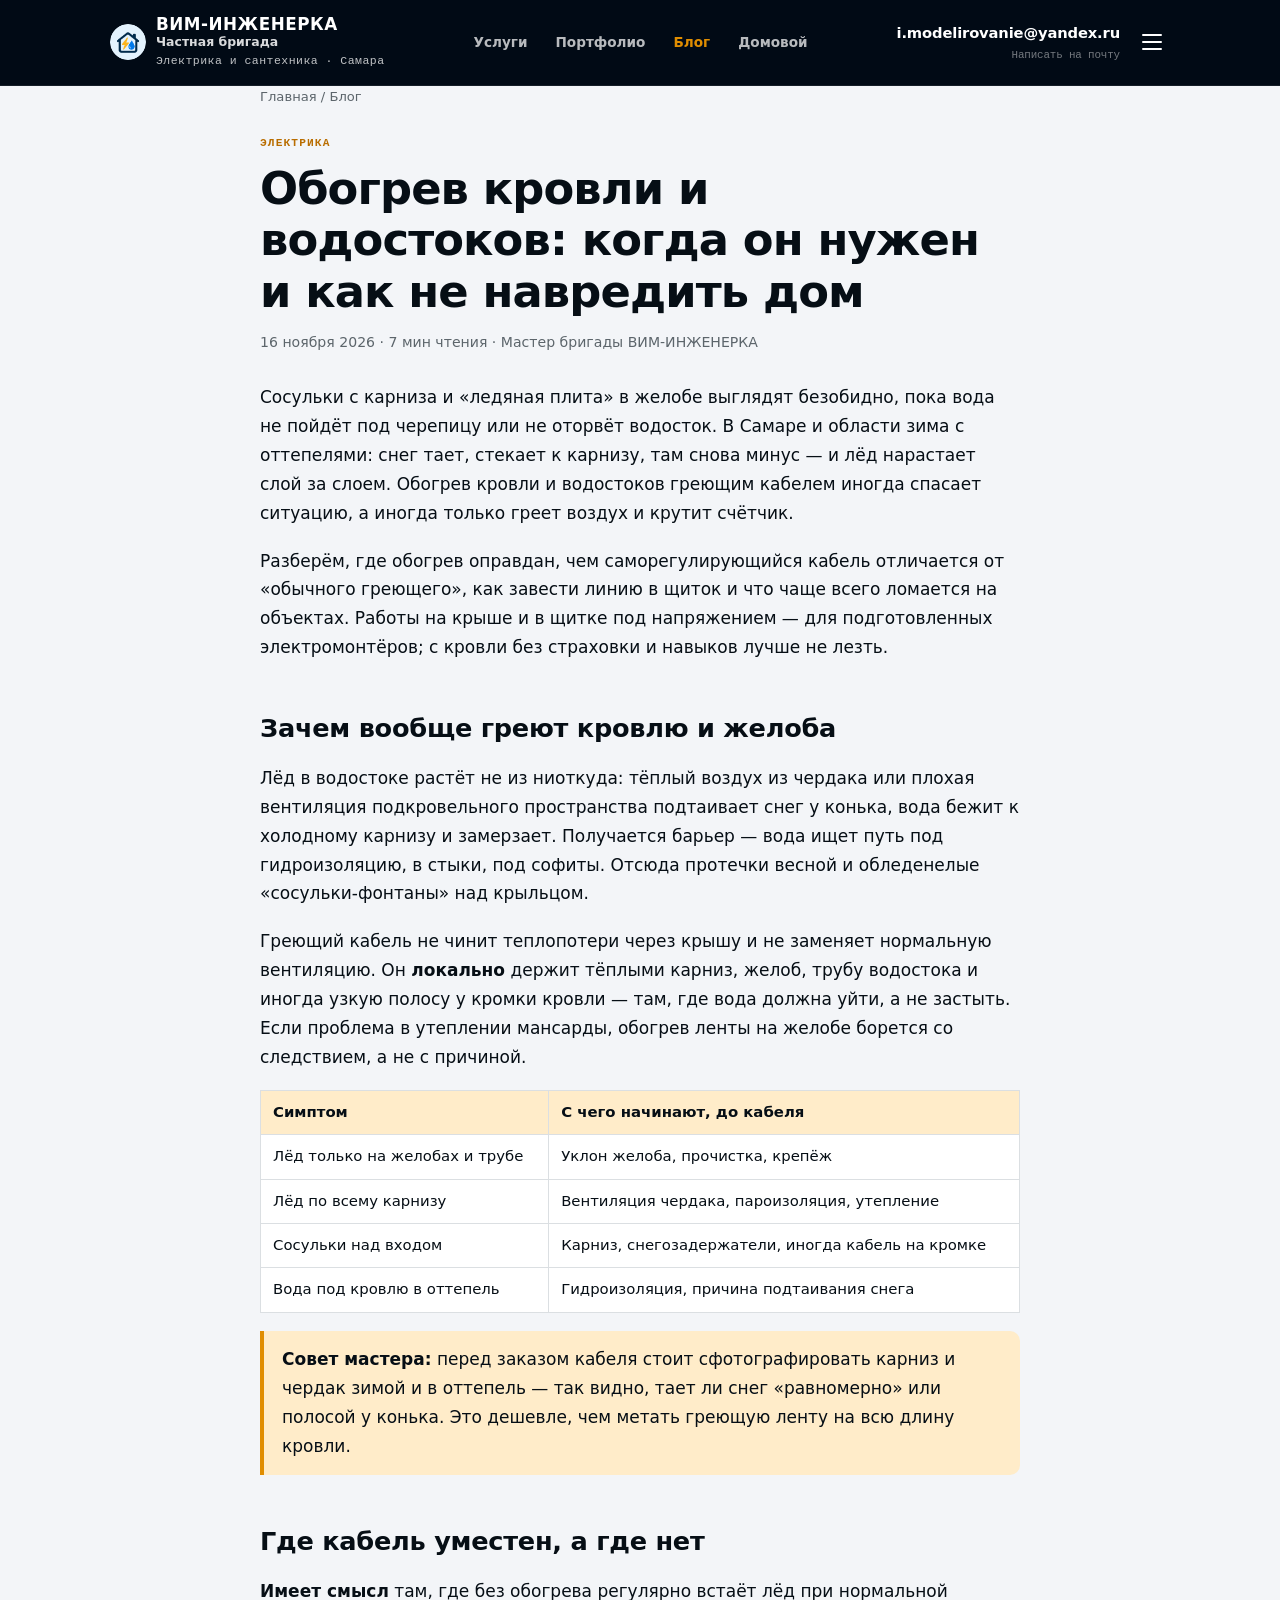
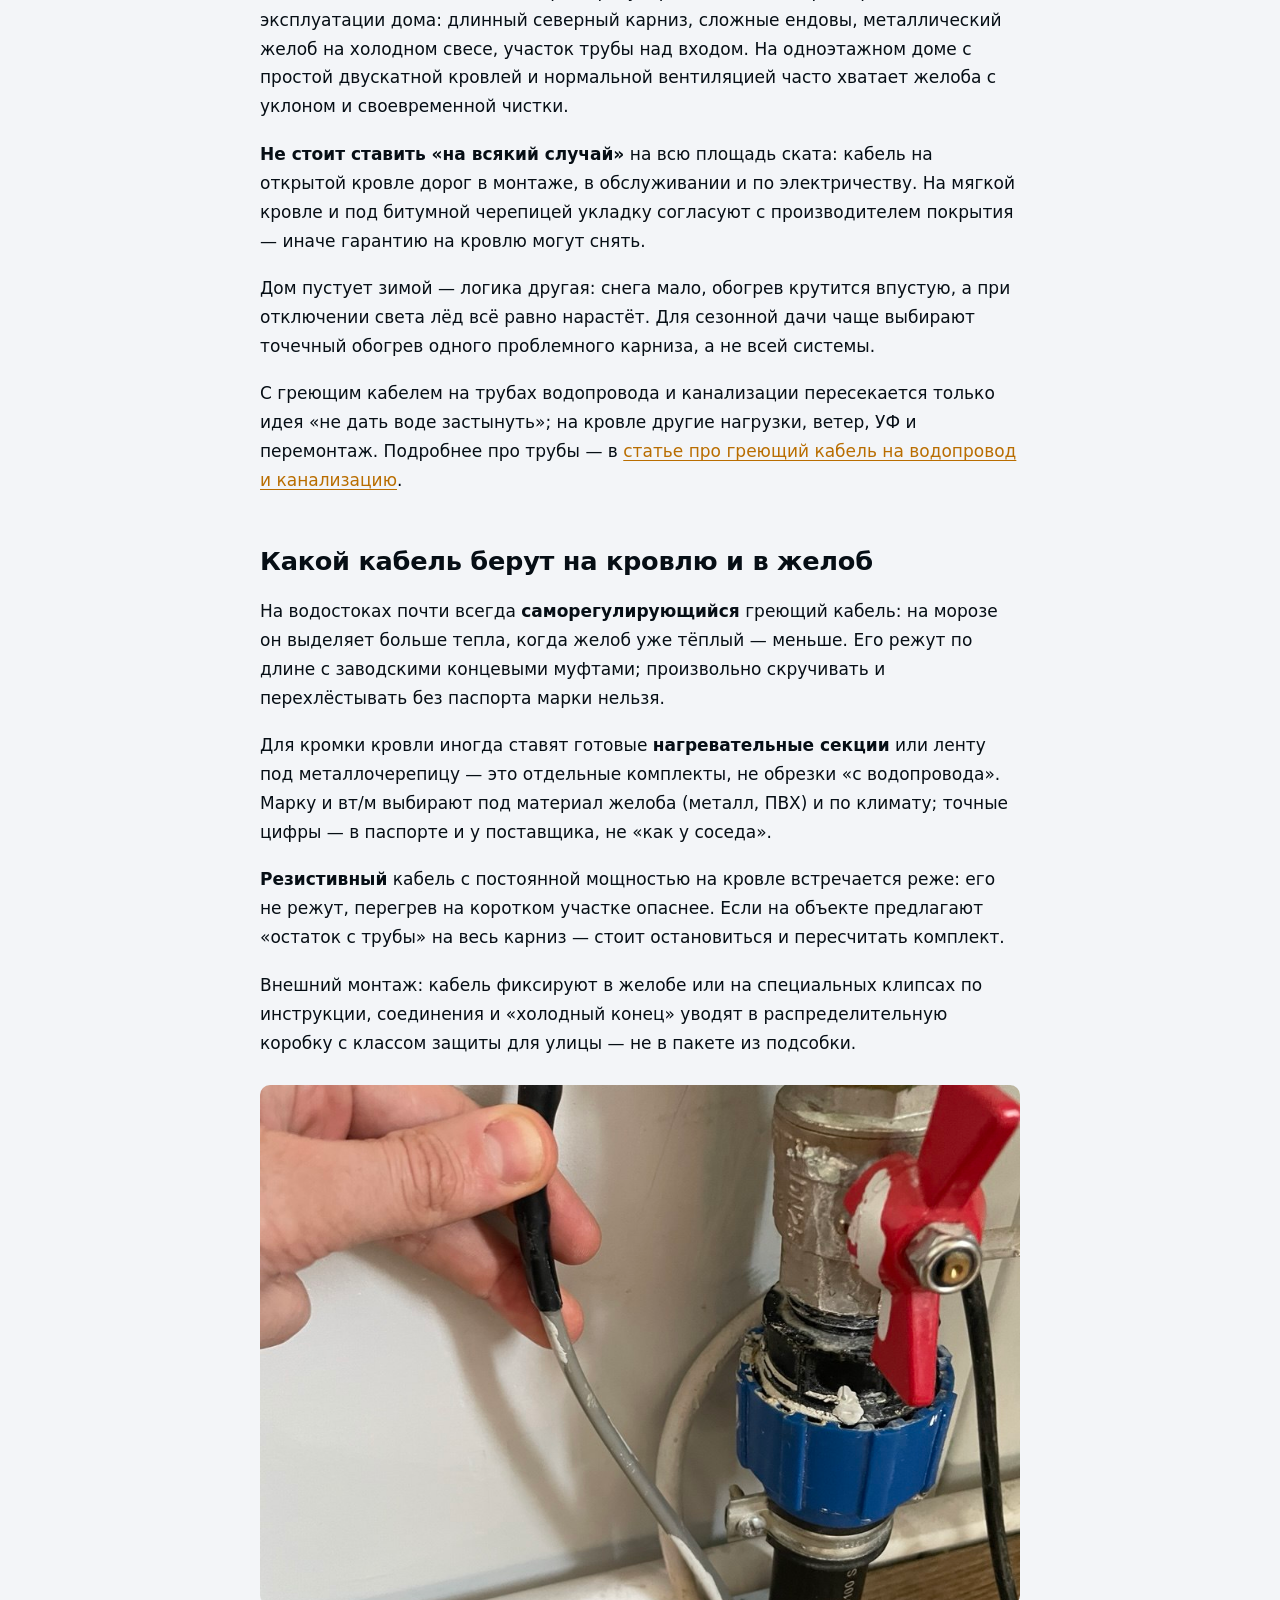
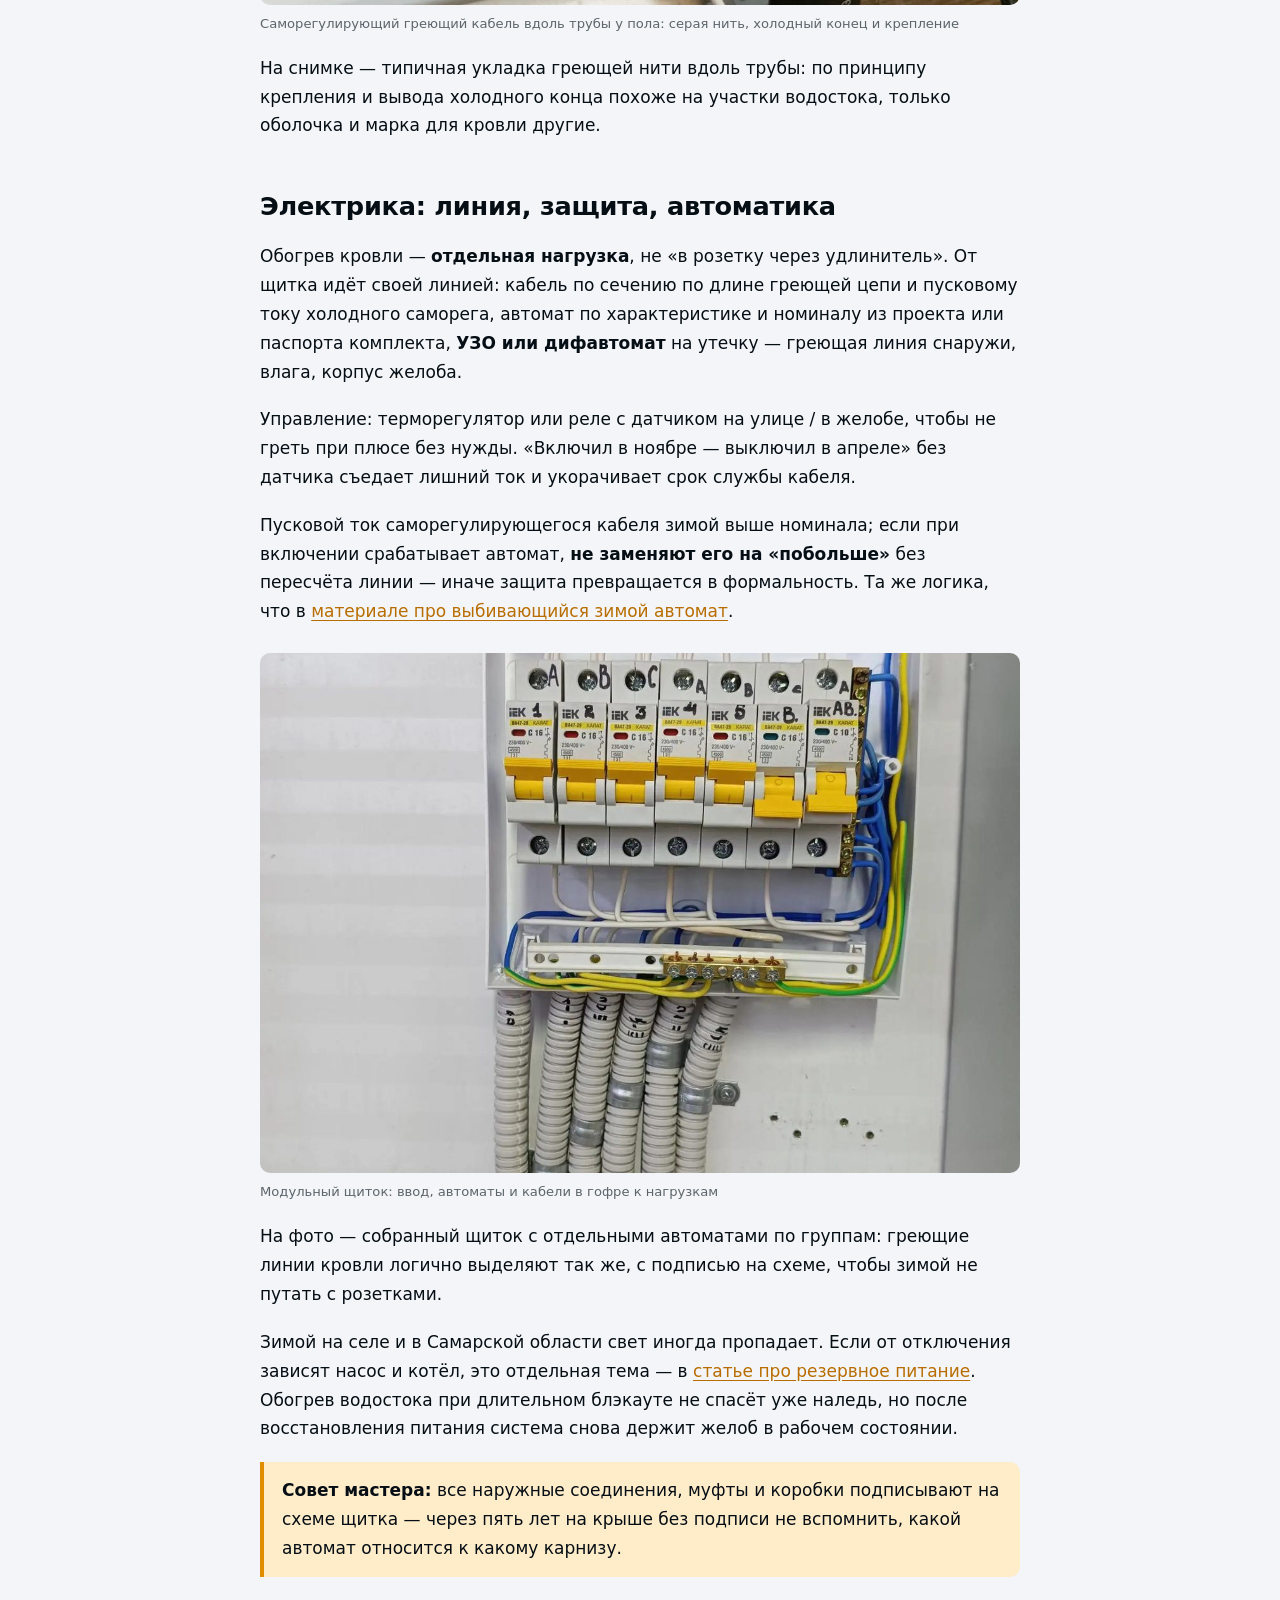
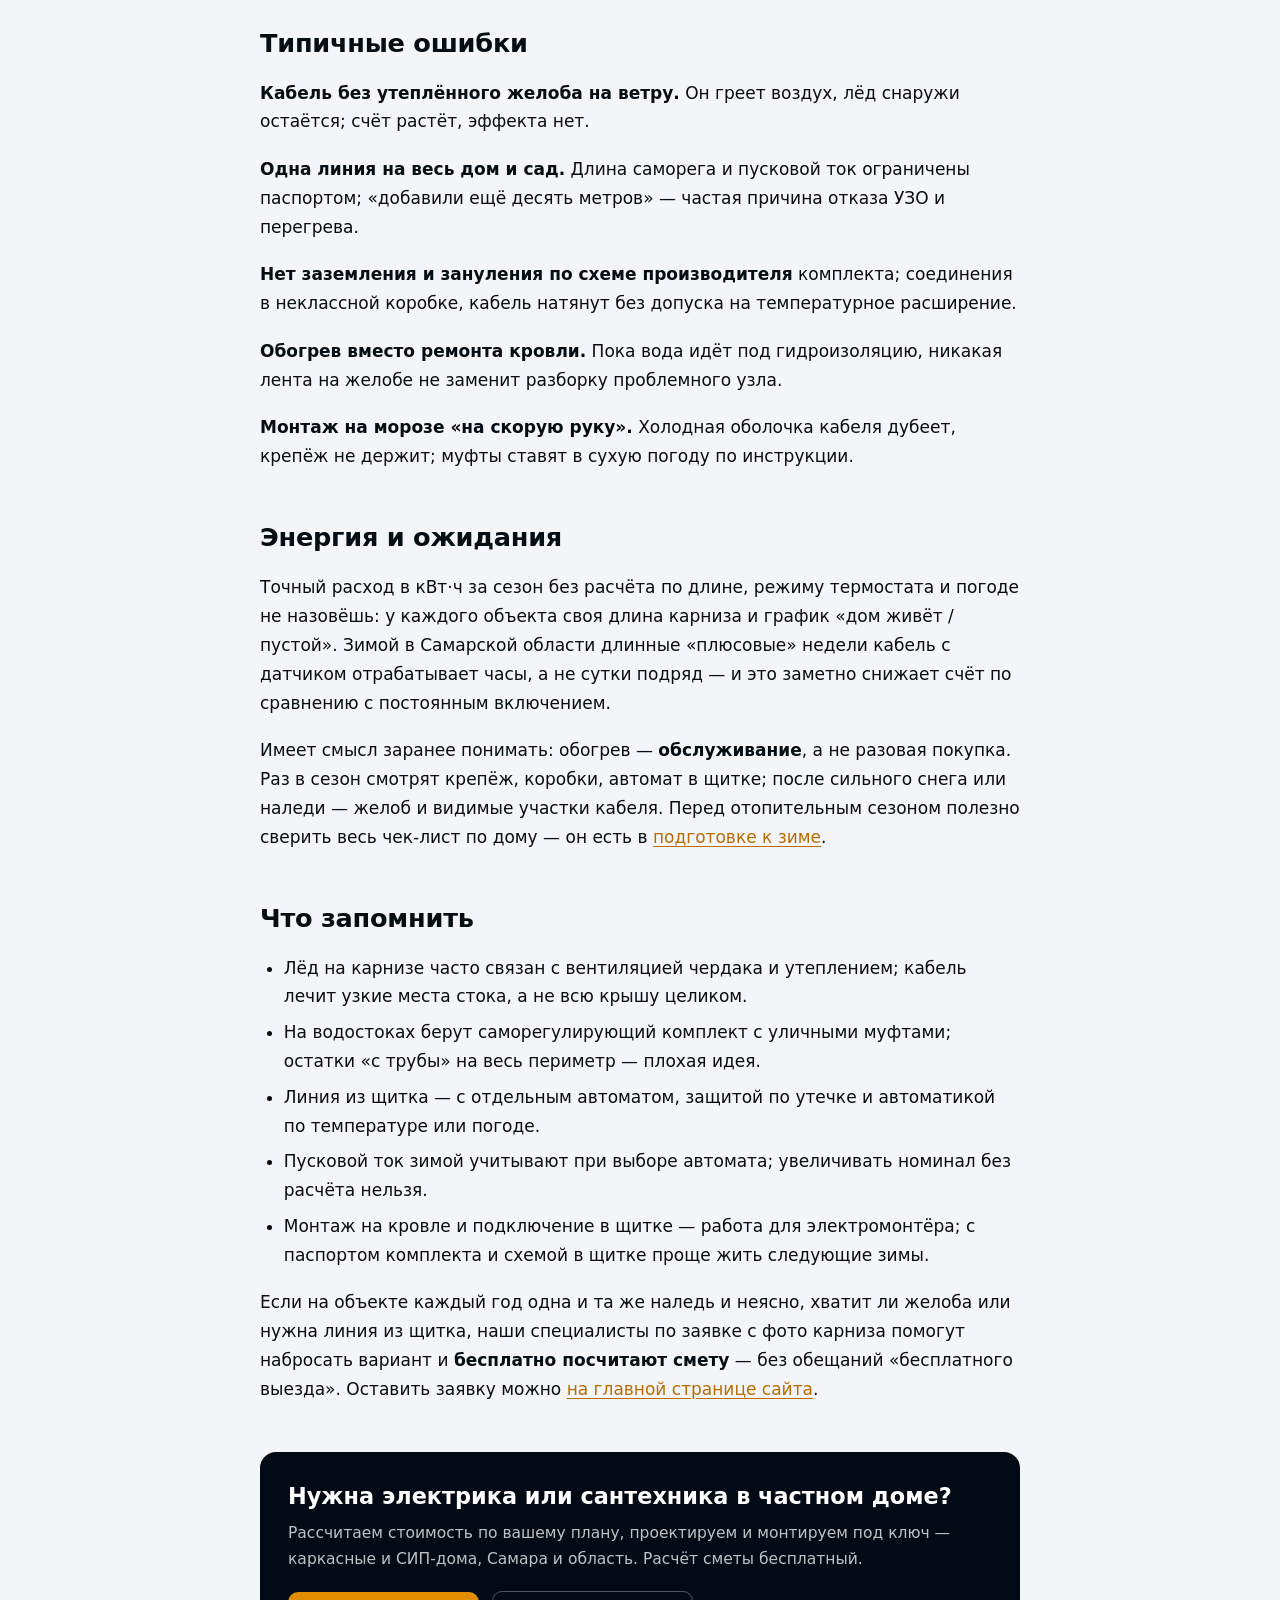
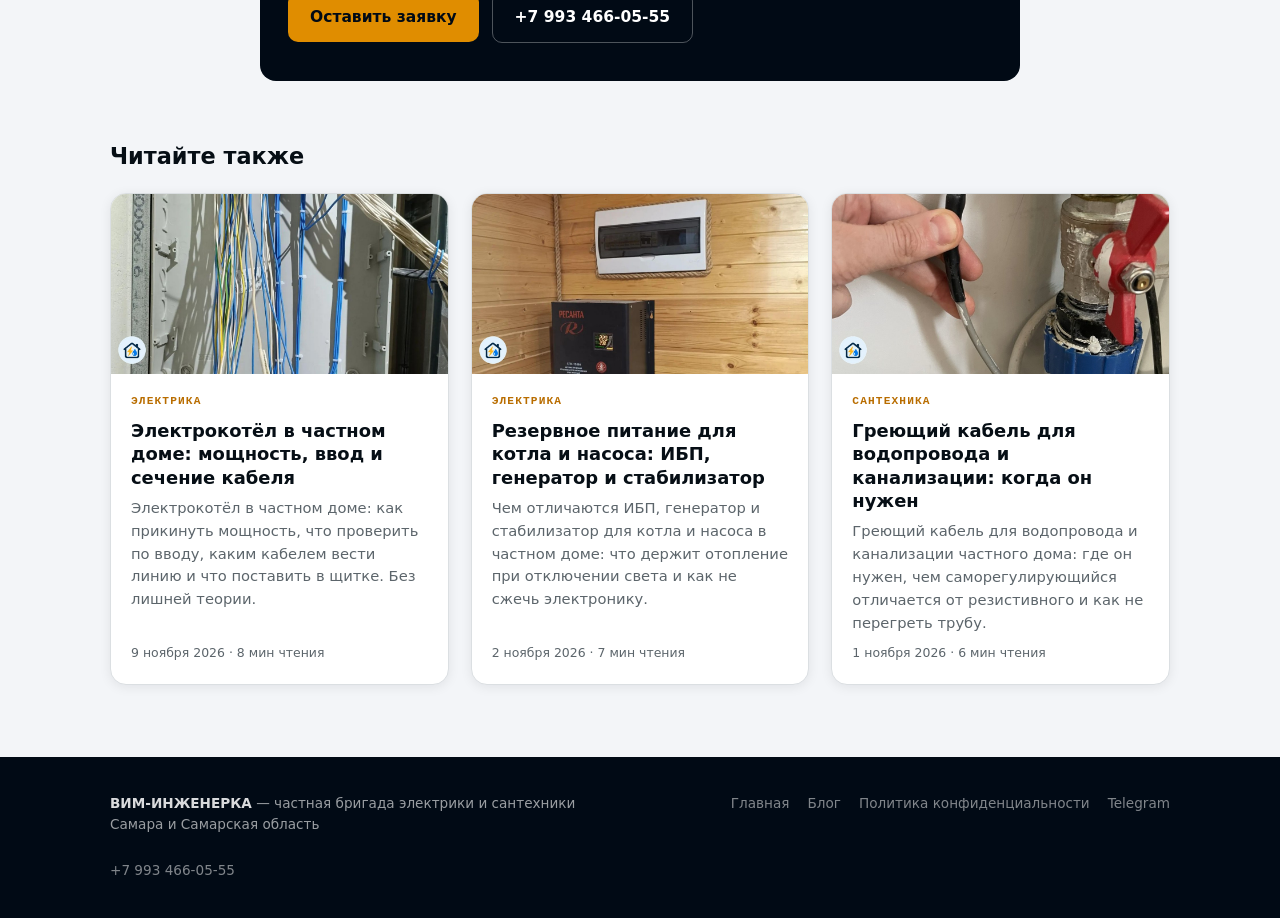
<file: blog/obogrev-krovli-vodostokov/index.html>
<!doctype html>
<html lang="ru">
<head>
<script>
(function(m,e,t,r,i,k,a){m[i]=m[i]||function(){(m[i].a=m[i].a||[]).push(arguments)};m[i].l=1*new Date();
for(var j=0;j<document.scripts.length;j++){if(document.scripts[j].src===r){return;}}
k=e.createElement(t),a=e.getElementsByTagName(t)[0],k.async=1,k.src=r,a.parentNode.insertBefore(k,a)})
(window,document,'script','https://mc.yandex.ru/metrika/tag.js?id=112788163','ym');
ym(112788163,'init',{clickmap:true,trackLinks:true,accurateTrackBounce:true});
</script>
<noscript><div><img src="https://mc.yandex.ru/watch/112788163" style="position:absolute;left:-9999px;" alt=""></div></noscript>
<meta charset="UTF-8">
<meta name="viewport" content="width=device-width, initial-scale=1.0">
<title>Обогрев кровли и водостоков: когда он нужен и как не навредить дом</title>
<meta name="description" content="Обогрев кровли и водостоков частного дома: где греющий кабель оправдан, как подключить линию в щитке и какие ошибки обходятся дороже, чем кабель.">
<link rel="canonical" href="https://electric.vim-scrum.ru/blog/obogrev-krovli-vodostokov/">
<link rel="icon" href="/favicon.ico" sizes="any">
<link rel="icon" type="image/png" sizes="32x32" href="/assets/brand/favicon-32.png">
<link rel="apple-touch-icon" href="/assets/brand/apple-touch-icon.png">
<link rel="alternate" type="application/rss+xml" title="ВИМ-ИНЖЕНЕРКА — блог" href="https://electric.vim-scrum.ru/blog/rss.xml">
<meta name="robots" content="index, follow, max-image-preview:large">
<meta name="theme-color" content="#00243d">
<meta property="og:site_name" content="ВИМ-ИНЖЕНЕРКА">
<meta property="og:locale" content="ru_RU">
<meta property="og:type" content="article">
<meta property="og:title" content="Обогрев кровли и водостоков: когда он нужен и как не навредить дом">
<meta property="og:description" content="Обогрев кровли и водостоков частного дома: где греющий кабель оправдан, как подключить линию в щитке и какие ошибки обходятся дороже, чем кабель.">
<meta property="og:url" content="https://electric.vim-scrum.ru/blog/obogrev-krovli-vodostokov/">
<meta property="og:image" content="https://electric.vim-scrum.ru/assets/covers/obogrev-krovli-vodostokov.jpg">
<meta name="twitter:card" content="summary_large_image">
<meta name="twitter:title" content="Обогрев кровли и водостоков: когда он нужен и как не навредить дом">
<meta name="twitter:description" content="Обогрев кровли и водостоков частного дома: где греющий кабель оправдан, как подключить линию в щитке и какие ошибки обходятся дороже, чем кабель.">
<meta name="twitter:image" content="https://electric.vim-scrum.ru/assets/covers/obogrev-krovli-vodostokov.jpg">
<link rel="stylesheet" href="/assets/blog.css">
<script type="application/ld+json">{"@context": "https://schema.org", "@type": "Article", "headline": "Обогрев кровли и водостоков: когда он нужен и как не навредить дом", "description": "Обогрев кровли и водостоков частного дома: где греющий кабель оправдан, как подключить линию в щитке и какие ошибки обходятся дороже, чем кабель.", "datePublished": "2026-11-16", "dateModified": "2026-11-16", "image": "https://electric.vim-scrum.ru/assets/covers/obogrev-krovli-vodostokov.jpg", "mainEntityOfPage": "https://electric.vim-scrum.ru/blog/obogrev-krovli-vodostokov/", "inLanguage": "ru", "author": {"@type": "Organization", "name": "ВИМ-ИНЖЕНЕРКА", "url": "https://electric.vim-scrum.ru"}, "publisher": {"@type": "Organization", "name": "ВИМ-ИНЖЕНЕРКА", "logo": {"@type": "ImageObject", "url": "https://electric.vim-scrum.ru/assets/brand/logo.png"}}}</script>
<script type="application/ld+json">{"@context": "https://schema.org", "@type": "BreadcrumbList", "itemListElement": [{"@type": "ListItem", "position": 1, "name": "Главная", "item": "https://electric.vim-scrum.ru/"}, {"@type": "ListItem", "position": 2, "name": "Блог", "item": "https://electric.vim-scrum.ru/blog/"}, {"@type": "ListItem", "position": 3, "name": "Обогрев кровли и водостоков: когда он нужен и как не навредить дом", "item": "https://electric.vim-scrum.ru/blog/obogrev-krovli-vodostokov/"}]}</script>

</head>
<body>
<header class="site-header">
  <div class="header-inner">
    <a href="/" class="brand"><img src="/assets/brand/logo.png" alt="ВИМ-ИНЖЕНЕРКА" width="36" height="36">
      <span class="header-brand"><span class="brand-name">ВИМ-ИНЖЕНЕРКА</span><span class="brand-sub">Частная бригада</span><span class="brand-tagline">Электрика и сантехника · Самара</span></span></a>
    <nav class="header-nav" aria-label="Основное меню">
      <a href="/#services">Услуги</a>
      <a href="/#portfolio">Портфолио</a>
      <a href="/blog/" class="nav-blog">Блог</a>
      <a href="/domovoy/">Домовой</a>
    </nav>
    <div class="header-actions">
      <a class="header-phone" href="mailto:i.modelirovanie@yandex.ru">i.modelirovanie@yandex.ru<span>Написать на почту</span></a>
      <button class="menu-toggle" id="menu-toggle" aria-label="Открыть меню" aria-expanded="false"><span></span><span></span><span></span></button>
    </div>
  </div>
  <nav class="mobile-nav-panel" id="mobile-nav-panel">
    <a href="/#services">Услуги</a>
    <a href="/#process">Как работаем</a>
    <a href="/#portfolio">Портфолио</a>
    <a href="/#geography">География</a>
    <a href="/#faq">FAQ</a>
    <a href="/blog/" class="nav-blog">Блог</a>
    <a href="/domovoy/">Домовой</a>
    <a href="tel:+79934660555">+7 993 466-05-55</a>
  </nav>
  <script>
  (function(){var t=document.getElementById('menu-toggle'),p=document.getElementById('mobile-nav-panel');
  t.addEventListener('click',function(){var o=p.classList.toggle('open');t.classList.toggle('open',o);t.setAttribute('aria-expanded',o);});
  p.querySelectorAll('a').forEach(function(a){a.addEventListener('click',function(){p.classList.remove('open');t.classList.remove('open');});});})();
  </script>
</header>
<main class="wrap">
<nav class="crumbs" aria-label="Хлебные крошки"><a href="/">Главная</a> / <a href="/blog/">Блог</a></nav>
<article class="post">
  <header>
    <span class="tag">Электрика</span>
    <h1>Обогрев кровли и водостоков: когда он нужен и как не навредить дом</h1>
    <p class="meta">16 ноября 2026 · 7 мин чтения · Мастер бригады ВИМ-ИНЖЕНЕРКА</p>
  </header>
  <div class="post-body">
<p>Сосульки с карниза и «ледяная плита» в желобе выглядят безобидно, пока вода не пойдёт под черепицу или не оторвёт водосток. В Самаре и области зима с оттепелями: снег тает, стекает к карнизу, там снова минус — и лёд нарастает слой за слоем. Обогрев кровли и водостоков греющим кабелем иногда спасает ситуацию, а иногда только греет воздух и крутит счётчик.</p>
<p>Разберём, где обогрев оправдан, чем саморегулирующийся кабель отличается от «обычного греющего», как завести линию в щиток и что чаще всего ломается на объектах. Работы на крыше и в щитке под напряжением — для подготовленных электромонтёров; с кровли без страховки и навыков лучше не лезть.</p>
<h2>Зачем вообще греют кровлю и желоба</h2>
<p>Лёд в водостоке растёт не из ниоткуда: тёплый воздух из чердака или плохая вентиляция подкровельного пространства подтаивает снег у конька, вода бежит к холодному карнизу и замерзает. Получается барьер — вода ищет путь под гидроизоляцию, в стыки, под софиты. Отсюда протечки весной и обледенелые «сосульки-фонтаны» над крыльцом.</p>
<p>Греющий кабель не чинит теплопотери через крышу и не заменяет нормальную вентиляцию. Он <strong>локально</strong> держит тёплыми карниз, желоб, трубу водостока и иногда узкую полосу у кромки кровли — там, где вода должна уйти, а не застыть. Если проблема в утеплении мансарды, обогрев ленты на желобе борется со следствием, а не с причиной.</p>
<div class="table-wrap"><table><thead><tr><th>Симптом</th><th>С чего начинают, до кабеля</th></tr></thead><tbody><tr><td>Лёд только на желобах и трубе</td><td>Уклон желоба, прочистка, крепёж</td></tr><tr><td>Лёд по всему карнизу</td><td>Вентиляция чердака, пароизоляция, утепление</td></tr><tr><td>Сосульки над входом</td><td>Карниз, снегозадержатели, иногда кабель на кромке</td></tr><tr><td>Вода под кровлю в оттепель</td><td>Гидроизоляция, причина подтаивания снега</td></tr></tbody></table></div>
<blockquote class="callout"><p><strong>Совет мастера:</strong> перед заказом кабеля стоит сфотографировать карниз и чердак зимой и в оттепель — так видно, тает ли снег «равномерно» или полосой у конька. Это дешевле, чем метать греющую ленту на всю длину кровли.</p></blockquote>
<h2>Где кабель уместен, а где нет</h2>
<p><strong>Имеет смысл</strong> там, где без обогрева регулярно встаёт лёд при нормальной эксплуатации дома: длинный северный карниз, сложные ендовы, металлический желоб на холодном свесе, участок трубы над входом. На одноэтажном доме с простой двускатной кровлей и нормальной вентиляцией часто хватает желоба с уклоном и своевременной чистки.</p>
<p><strong>Не стоит ставить «на всякий случай»</strong> на всю площадь ската: кабель на открытой кровле дорог в монтаже, в обслуживании и по электричеству. На мягкой кровле и под битумной черепицей укладку согласуют с производителем покрытия — иначе гарантию на кровлю могут снять.</p>
<p>Дом пустует зимой — логика другая: снега мало, обогрев крутится впустую, а при отключении света лёд всё равно нарастёт. Для сезонной дачи чаще выбирают точечный обогрев одного проблемного карниза, а не всей системы.</p>
<p>С греющим кабелем на трубах водопровода и канализации пересекается только идея «не дать воде застынуть»; на кровле другие нагрузки, ветер, УФ и перемонтаж. Подробнее про трубы — в <a href="/blog/greyushchij-kabel-vodoprovod-kanalizatsiya/">статье про греющий кабель на водопровод и канализацию</a>.</p>
<h2>Какой кабель берут на кровлю и в желоб</h2>
<p>На водостоках почти всегда <strong>саморегулирующийся</strong> греющий кабель: на морозе он выделяет больше тепла, когда желоб уже тёплый — меньше. Его режут по длине с заводскими концевыми муфтами; произвольно скручивать и перехлёстывать без паспорта марки нельзя.</p>
<p>Для кромки кровли иногда ставят готовые <strong>нагревательные секции</strong> или ленту под металлочерепицу — это отдельные комплекты, не обрезки «с водопровода». Марку и вт/м выбирают под материал желоба (металл, ПВХ) и по климату; точные цифры — в паспорте и у поставщика, не «как у соседа».</p>
<p><strong>Резистивный</strong> кабель с постоянной мощностью на кровле встречается реже: его не режут, перегрев на коротком участке опаснее. Если на объекте предлагают «остаток с трубы» на весь карниз — стоит остановиться и пересчитать комплект.</p>
<p>Внешний монтаж: кабель фиксируют в желобе или на специальных клипсах по инструкции, соединения и «холодный конец» уводят в распределительную коробку с классом защиты для улицы — не в пакете из подсобки.</p>
<figure><img src="/assets/photos/greyushchij-kabel-vodoprovod.jpg" alt="Саморегулирующий греющий кабель вдоль трубы у пола: серая нить, холодный конец и крепление" loading="lazy"><figcaption>Саморегулирующий греющий кабель вдоль трубы у пола: серая нить, холодный конец и крепление</figcaption></figure>
<p>На снимке — типичная укладка греющей нити вдоль трубы: по принципу крепления и вывода холодного конца похоже на участки водостока, только оболочка и марка для кровли другие.</p>
<h2>Электрика: линия, защита, автоматика</h2>
<p>Обогрев кровли — <strong>отдельная нагрузка</strong>, не «в розетку через удлинитель». От щитка идёт своей линией: кабель по сечению по длине греющей цепи и пусковому току холодного саморега, автомат по характеристике и номиналу из проекта или паспорта комплекта, <strong>УЗО или дифавтомат</strong> на утечку — греющая линия снаружи, влага, корпус желоба.</p>
<p>Управление: терморегулятор или реле с датчиком на улице / в желобе, чтобы не греть при плюсе без нужды. «Включил в ноябре — выключил в апреле» без датчика съедает лишний ток и укорачивает срок службы кабеля.</p>
<p>Пусковой ток саморегулирующегося кабеля зимой выше номинала; если при включении срабатывает автомат, <strong>не заменяют его на «побольше»</strong> без пересчёта линии — иначе защита превращается в формальность. Та же логика, что в <a href="/blog/vybivaet-avtomat-zimoj/">материале про выбивающийся зимой автомат</a>.</p>
<figure><img src="/assets/photos/shchitok-korpus-moduli.jpg" alt="Модульный щиток: ввод, автоматы и кабели в гофре к нагрузкам" loading="lazy"><figcaption>Модульный щиток: ввод, автоматы и кабели в гофре к нагрузкам</figcaption></figure>
<p>На фото — собранный щиток с отдельными автоматами по группам: греющие линии кровли логично выделяют так же, с подписью на схеме, чтобы зимой не путать с розетками.</p>
<p>Зимой на селе и в Самарской области свет иногда пропадает. Если от отключения зависят насос и котёл, это отдельная тема — в <a href="/blog/rezervnoe-pitanie-kotla-nasos-ibp-generator/">статье про резервное питание</a>. Обогрев водостока при длительном блэкауте не спасёт уже наледь, но после восстановления питания система снова держит желоб в рабочем состоянии.</p>
<blockquote class="callout"><p><strong>Совет мастера:</strong> все наружные соединения, муфты и коробки подписывают на схеме щитка — через пять лет на крыше без подписи не вспомнить, какой автомат относится к какому карнизу.</p></blockquote>
<h2>Типичные ошибки</h2>
<p><strong>Кабель без утеплённого желоба на ветру.</strong> Он греет воздух, лёд снаружи остаётся; счёт растёт, эффекта нет.</p>
<p><strong>Одна линия на весь дом и сад.</strong> Длина саморега и пусковой ток ограничены паспортом; «добавили ещё десять метров» — частая причина отказа УЗО и перегрева.</p>
<p><strong>Нет заземления и зануления по схеме производителя</strong> комплекта; соединения в неклассной коробке, кабель натянут без допуска на температурное расширение.</p>
<p><strong>Обогрев вместо ремонта кровли.</strong> Пока вода идёт под гидроизоляцию, никакая лента на желобе не заменит разборку проблемного узла.</p>
<p><strong>Монтаж на морозе «на скорую руку».</strong> Холодная оболочка кабеля дубеет, крепёж не держит; муфты ставят в сухую погоду по инструкции.</p>
<h2>Энергия и ожидания</h2>
<p>Точный расход в кВт·ч за сезон без расчёта по длине, режиму термостата и погоде не назовёшь: у каждого объекта своя длина карниза и график «дом живёт / пустой». Зимой в Самарской области длинные «плюсовые» недели кабель с датчиком отрабатывает часы, а не сутки подряд — и это заметно снижает счёт по сравнению с постоянным включением.</p>
<p>Имеет смысл заранее понимать: обогрев — <strong>обслуживание</strong>, а не разовая покупка. Раз в сезон смотрят крепёж, коробки, автомат в щитке; после сильного снега или наледи — желоб и видимые участки кабеля. Перед отопительным сезоном полезно сверить весь чек-лист по дому — он есть в <a href="/blog/podgotovka-doma-k-zime-elektrika-santehnika/">подготовке к зиме</a>.</p>
<h2>Что запомнить</h2>
<ul><li>Лёд на карнизе часто связан с вентиляцией чердака и утеплением; кабель лечит узкие места стока, а не всю крышу целиком.</li><li>На водостоках берут саморегулирующий комплект с уличными муфтами; остатки «с трубы» на весь периметр — плохая идея.</li><li>Линия из щитка — с отдельным автоматом, защитой по утечке и автоматикой по температуре или погоде.</li><li>Пусковой ток зимой учитывают при выборе автомата; увеличивать номинал без расчёта нельзя.</li><li>Монтаж на кровле и подключение в щитке — работа для электромонтёра; с паспортом комплекта и схемой в щитке проще жить следующие зимы.</li></ul>
<p>Если на объекте каждый год одна и та же наледь и неясно, хватит ли желоба или нужна линия из щитка, наши специалисты по заявке с фото карниза помогут набросать вариант и <strong>бесплатно посчитают смету</strong> — без обещаний «бесплатного выезда». Оставить заявку можно <a href="/#final-cta">на главной странице сайта</a>.</p>
  </div>
  <aside class="cta-box">
  <h2>Нужна электрика или сантехника в частном доме?</h2>
  <p>Рассчитаем стоимость по вашему плану, проектируем и монтируем под ключ — каркасные и СИП-дома, Самара и область. Расчёт сметы бесплатный.</p>
  <p><a class="btn" href="/#final-cta">Оставить заявку</a> <a class="btn btn-ghost" href="tel:+79934660555">+7 993 466-05-55</a></p>
</aside>
</article>
<section class="more"><h2>Читайте также</h2><div class="grid"><a class="card" href="/blog/elektrokotel-chastnyj-dom-moshchnost-vvod/">
  <img src="/assets/covers/elektrokotel-chastnyj-dom-moshchnost-vvod.jpg" alt="" loading="lazy">
  <div class="card-body"><span class="tag">Электрика</span>
    <h3>Электрокотёл в частном доме: мощность, ввод и сечение кабеля</h3>
    <p>Электрокотёл в частном доме: как прикинуть мощность, что проверить по вводу, каким кабелем вести линию и что поставить в щитке. Без лишней теории.</p>
    <small>9 ноября 2026 · 8 мин чтения</small></div>
</a><a class="card" href="/blog/rezervnoe-pitanie-kotla-nasos-ibp-generator/">
  <img src="/assets/covers/rezervnoe-pitanie-kotla-nasos-ibp-generator.jpg" alt="" loading="lazy">
  <div class="card-body"><span class="tag">Электрика</span>
    <h3>Резервное питание для котла и насоса: ИБП, генератор и стабилизатор</h3>
    <p>Чем отличаются ИБП, генератор и стабилизатор для котла и насоса в частном доме: что держит отопление при отключении света и как не сжечь электронику.</p>
    <small>2 ноября 2026 · 7 мин чтения</small></div>
</a><a class="card" href="/blog/greyushchij-kabel-vodoprovod-kanalizatsiya/">
  <img src="/assets/covers/greyushchij-kabel-vodoprovod-kanalizatsiya.jpg" alt="" loading="lazy">
  <div class="card-body"><span class="tag">Сантехника</span>
    <h3>Греющий кабель для водопровода и канализации: когда он нужен</h3>
    <p>Греющий кабель для водопровода и канализации частного дома: где он нужен, чем саморегулирующийся отличается от резистивного и как не перегреть трубу.</p>
    <small>1 ноября 2026 · 6 мин чтения</small></div>
</a></div></section>
</main>
<footer class="site-footer">
  <div class="wrap footer-inner">
    <div><b>ВИМ-ИНЖЕНЕРКА</b> — частная бригада электрики и сантехники<br>Самара и Самарская область</div>
    <div class="footer-links">
      <a href="/">Главная</a><a href="/blog/">Блог</a><a href="/privacy-policy.html">Политика конфиденциальности</a>
      <a href="https://t.me/i_modelirovanie" target="_blank" rel="noopener">Telegram</a>
    </div>
    <div><a href="tel:+79934660555">+7 993 466-05-55</a></div>
  </div>
</footer>
</body>
</html>
</file>
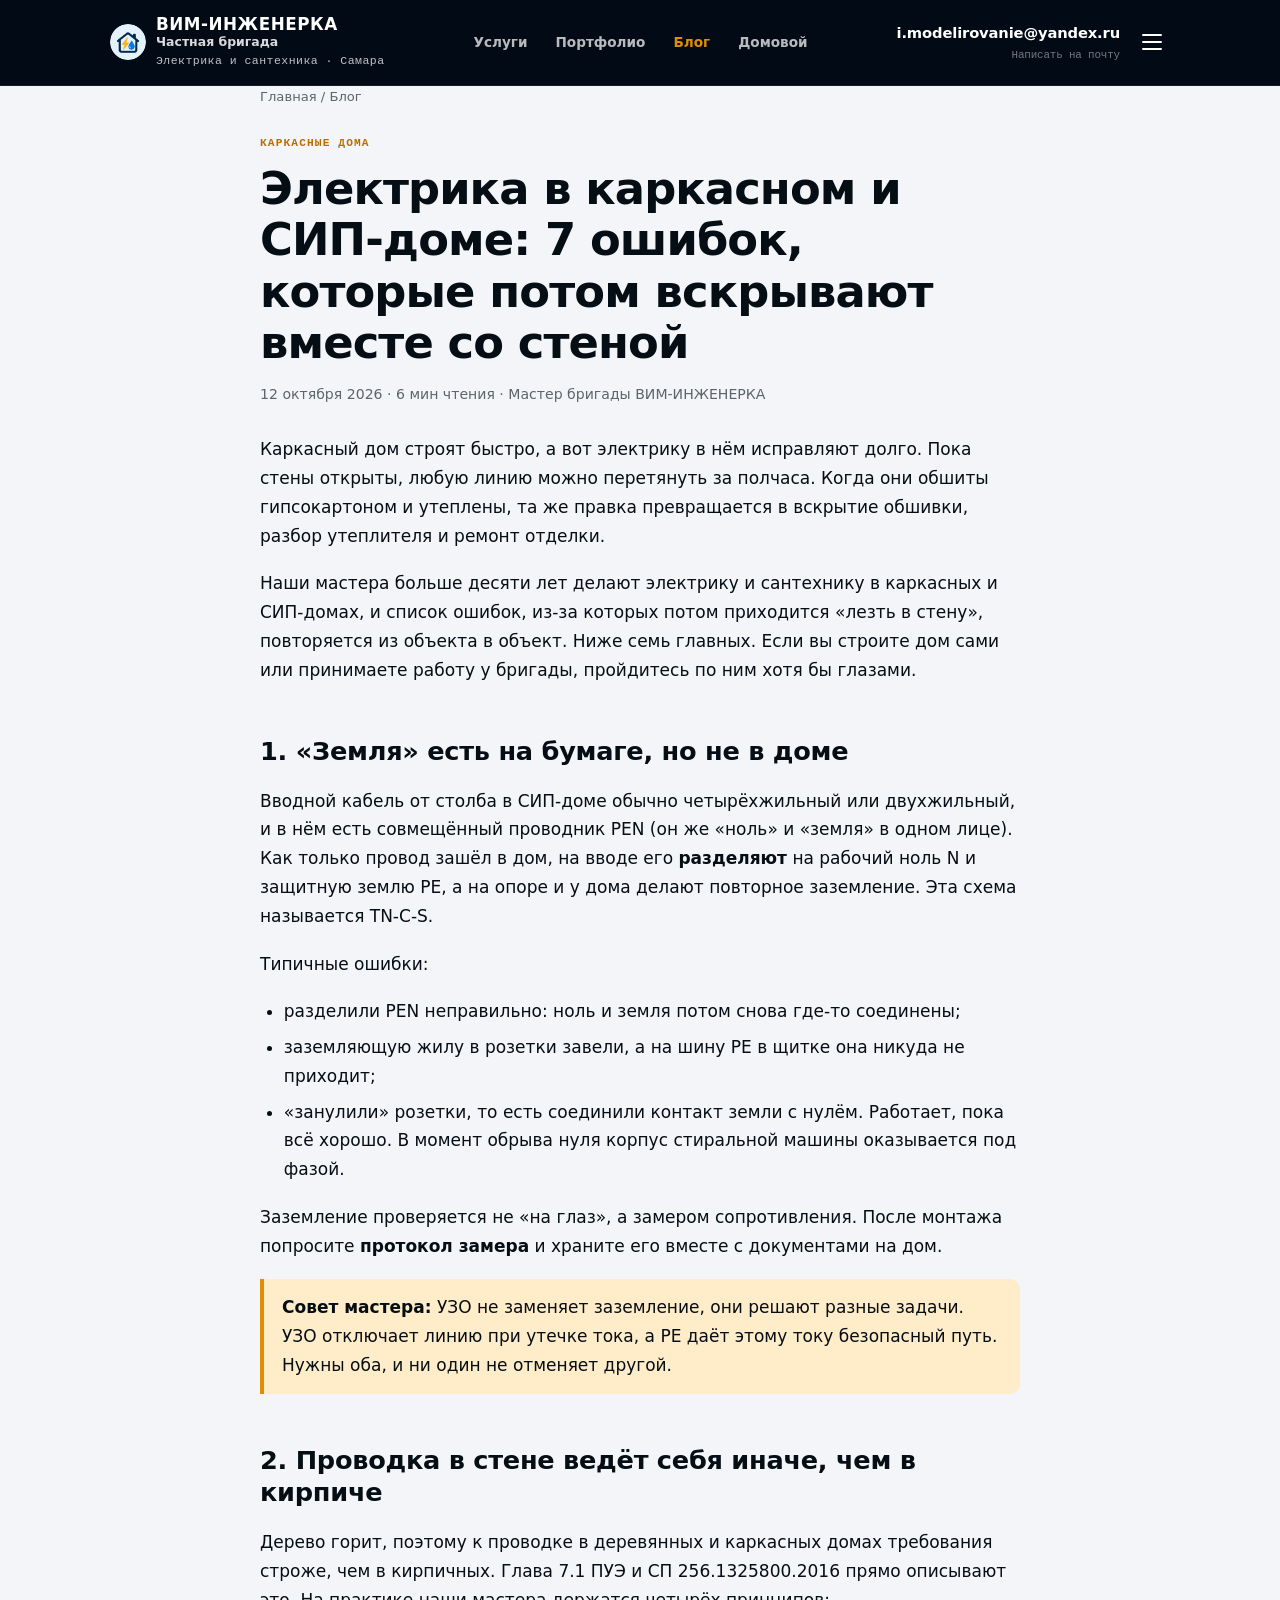
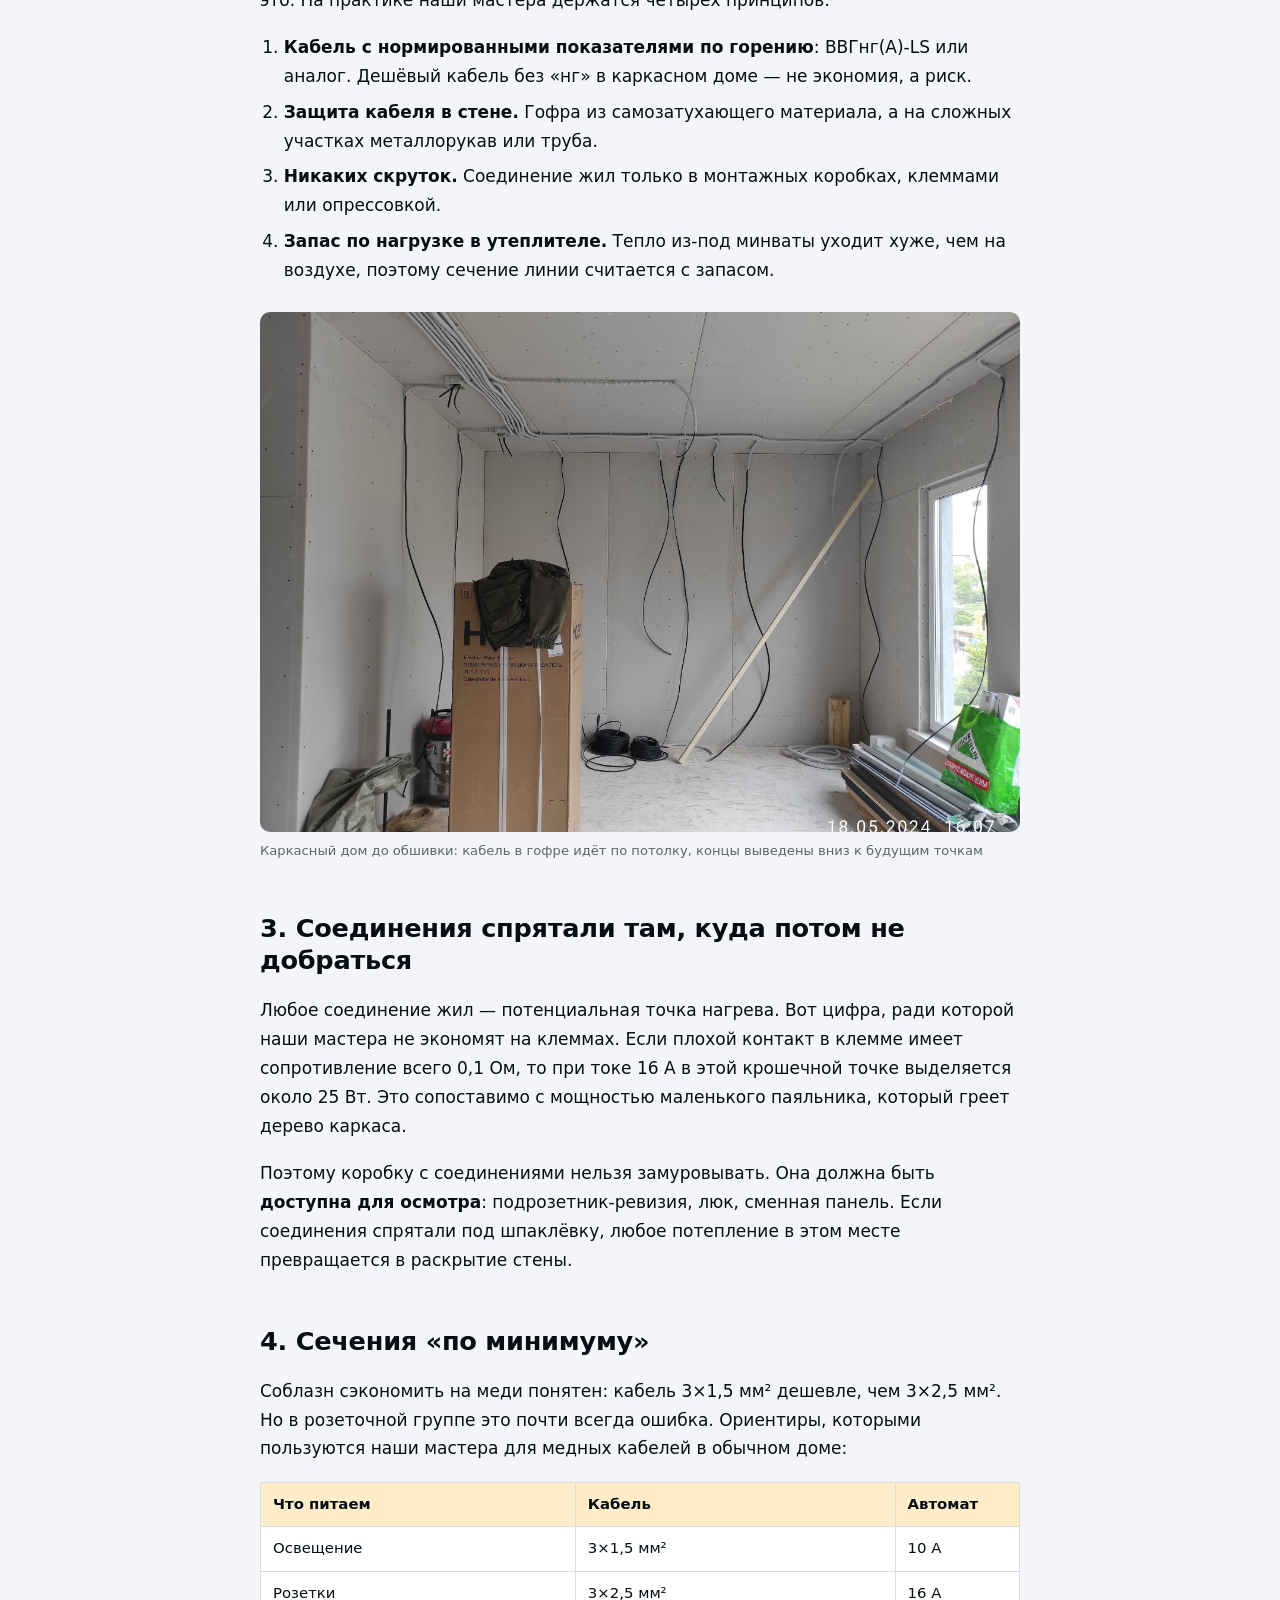
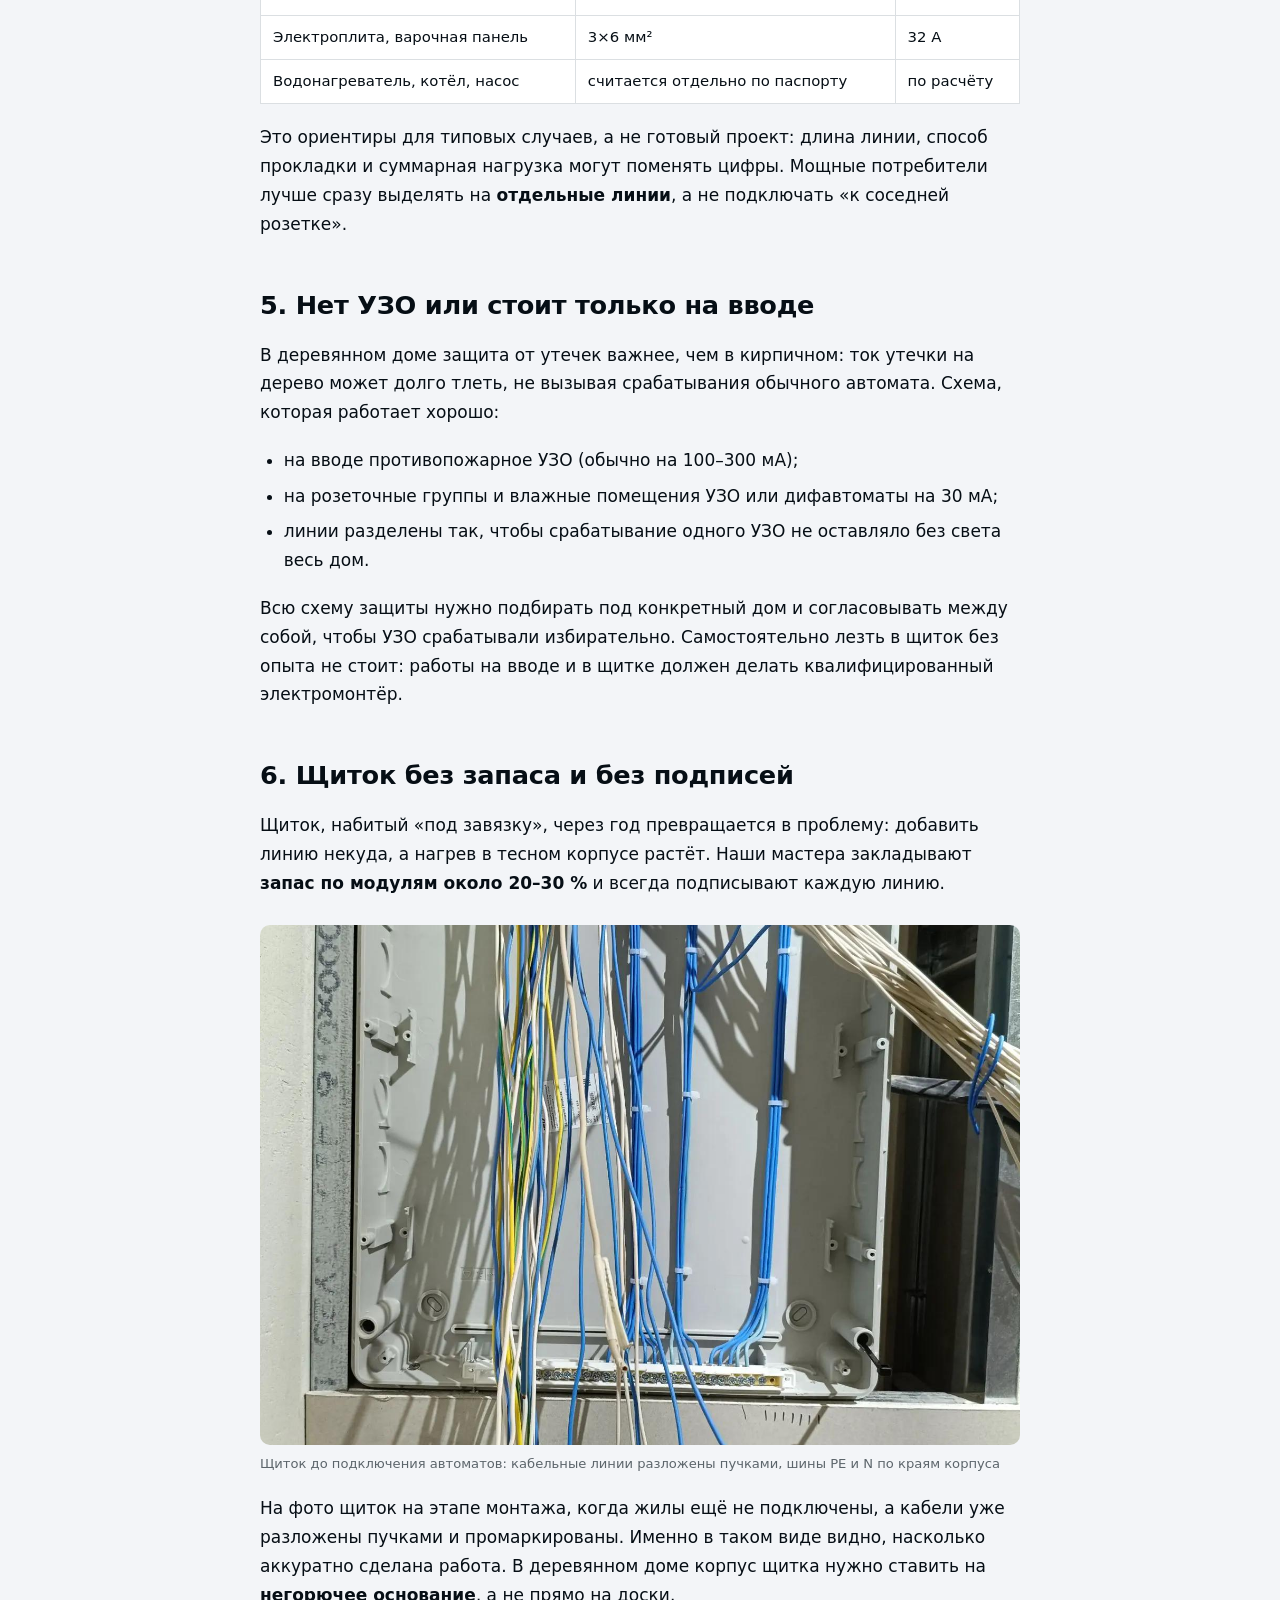
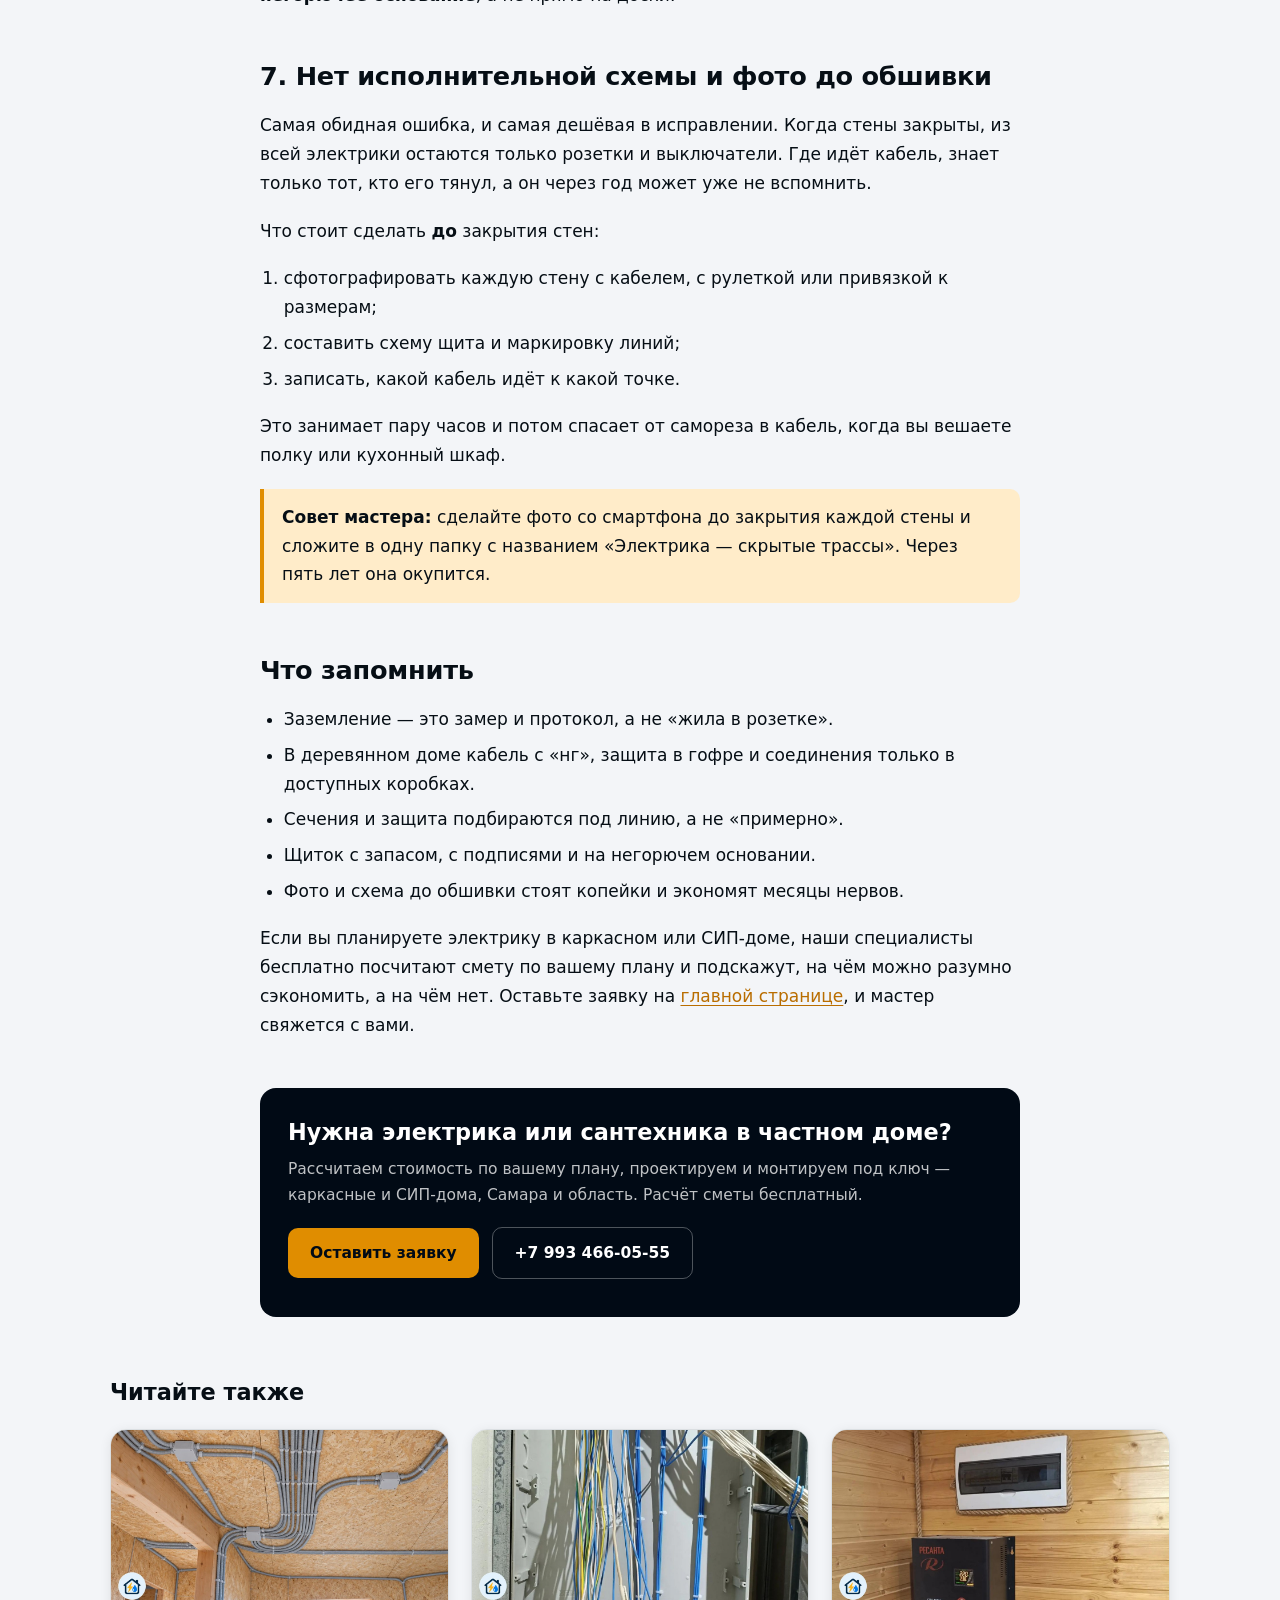
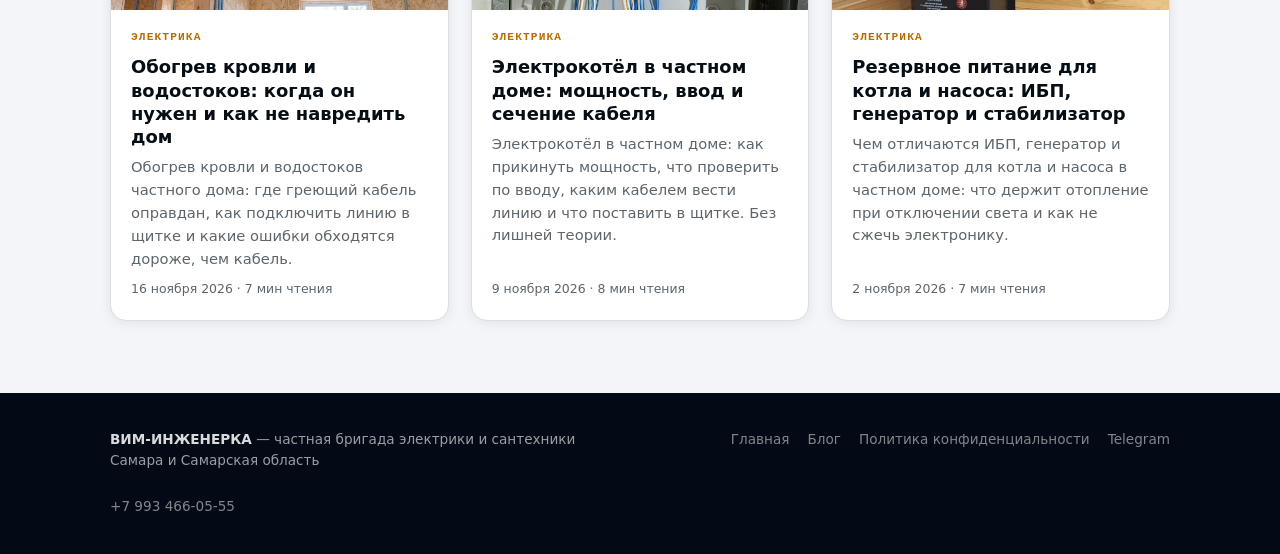
<file: blog/oshibki-elektriki-karkasnyj-sip-dom/index.html>
<!doctype html>
<html lang="ru">
<head>
<script>
(function(m,e,t,r,i,k,a){m[i]=m[i]||function(){(m[i].a=m[i].a||[]).push(arguments)};m[i].l=1*new Date();
for(var j=0;j<document.scripts.length;j++){if(document.scripts[j].src===r){return;}}
k=e.createElement(t),a=e.getElementsByTagName(t)[0],k.async=1,k.src=r,a.parentNode.insertBefore(k,a)})
(window,document,'script','https://mc.yandex.ru/metrika/tag.js?id=112788163','ym');
ym(112788163,'init',{clickmap:true,trackLinks:true,accurateTrackBounce:true});
</script>
<noscript><div><img src="https://mc.yandex.ru/watch/112788163" style="position:absolute;left:-9999px;" alt=""></div></noscript>
<meta charset="UTF-8">
<meta name="viewport" content="width=device-width, initial-scale=1.0">
<title>Электрика в каркасном и СИП-доме: 7 ошибок, которые потом вскрывают вместе со стеной</title>
<meta name="description" content="Какие ошибки в электрике каркасного и СИП-дома дороже всего исправлять после обшивки: заземление, проводка в стене, щиток, сечения. Разбор мастера.">
<link rel="canonical" href="https://electric.vim-scrum.ru/blog/oshibki-elektriki-karkasnyj-sip-dom/">
<link rel="icon" href="/favicon.ico" sizes="any">
<link rel="icon" type="image/png" sizes="32x32" href="/assets/brand/favicon-32.png">
<link rel="apple-touch-icon" href="/assets/brand/apple-touch-icon.png">
<link rel="alternate" type="application/rss+xml" title="ВИМ-ИНЖЕНЕРКА — блог" href="https://electric.vim-scrum.ru/blog/rss.xml">
<meta name="robots" content="index, follow, max-image-preview:large">
<meta name="theme-color" content="#00243d">
<meta property="og:site_name" content="ВИМ-ИНЖЕНЕРКА">
<meta property="og:locale" content="ru_RU">
<meta property="og:type" content="article">
<meta property="og:title" content="Электрика в каркасном и СИП-доме: 7 ошибок, которые потом вскрывают вместе со стеной">
<meta property="og:description" content="Какие ошибки в электрике каркасного и СИП-дома дороже всего исправлять после обшивки: заземление, проводка в стене, щиток, сечения. Разбор мастера.">
<meta property="og:url" content="https://electric.vim-scrum.ru/blog/oshibki-elektriki-karkasnyj-sip-dom/">
<meta property="og:image" content="https://electric.vim-scrum.ru/assets/covers/oshibki-elektriki-karkasnyj-sip-dom.jpg">
<meta name="twitter:card" content="summary_large_image">
<meta name="twitter:title" content="Электрика в каркасном и СИП-доме: 7 ошибок, которые потом вскрывают вместе со стеной">
<meta name="twitter:description" content="Какие ошибки в электрике каркасного и СИП-дома дороже всего исправлять после обшивки: заземление, проводка в стене, щиток, сечения. Разбор мастера.">
<meta name="twitter:image" content="https://electric.vim-scrum.ru/assets/covers/oshibki-elektriki-karkasnyj-sip-dom.jpg">
<link rel="stylesheet" href="/assets/blog.css">
<script type="application/ld+json">{"@context": "https://schema.org", "@type": "Article", "headline": "Электрика в каркасном и СИП-доме: 7 ошибок, которые потом вскрывают вместе со стеной", "description": "Какие ошибки в электрике каркасного и СИП-дома дороже всего исправлять после обшивки: заземление, проводка в стене, щиток, сечения. Разбор мастера.", "datePublished": "2026-10-12", "dateModified": "2026-10-12", "image": "https://electric.vim-scrum.ru/assets/covers/oshibki-elektriki-karkasnyj-sip-dom.jpg", "mainEntityOfPage": "https://electric.vim-scrum.ru/blog/oshibki-elektriki-karkasnyj-sip-dom/", "inLanguage": "ru", "author": {"@type": "Organization", "name": "ВИМ-ИНЖЕНЕРКА", "url": "https://electric.vim-scrum.ru"}, "publisher": {"@type": "Organization", "name": "ВИМ-ИНЖЕНЕРКА", "logo": {"@type": "ImageObject", "url": "https://electric.vim-scrum.ru/assets/brand/logo.png"}}}</script>
<script type="application/ld+json">{"@context": "https://schema.org", "@type": "BreadcrumbList", "itemListElement": [{"@type": "ListItem", "position": 1, "name": "Главная", "item": "https://electric.vim-scrum.ru/"}, {"@type": "ListItem", "position": 2, "name": "Блог", "item": "https://electric.vim-scrum.ru/blog/"}, {"@type": "ListItem", "position": 3, "name": "Электрика в каркасном и СИП-доме: 7 ошибок, которые потом вскрывают вместе со стеной", "item": "https://electric.vim-scrum.ru/blog/oshibki-elektriki-karkasnyj-sip-dom/"}]}</script>

</head>
<body>
<header class="site-header">
  <div class="header-inner">
    <a href="/" class="brand"><img src="/assets/brand/logo.png" alt="ВИМ-ИНЖЕНЕРКА" width="36" height="36">
      <span class="header-brand"><span class="brand-name">ВИМ-ИНЖЕНЕРКА</span><span class="brand-sub">Частная бригада</span><span class="brand-tagline">Электрика и сантехника · Самара</span></span></a>
    <nav class="header-nav" aria-label="Основное меню">
      <a href="/#services">Услуги</a>
      <a href="/#portfolio">Портфолио</a>
      <a href="/blog/" class="nav-blog">Блог</a>
      <a href="/domovoy/">Домовой</a>
    </nav>
    <div class="header-actions">
      <a class="header-phone" href="mailto:i.modelirovanie@yandex.ru">i.modelirovanie@yandex.ru<span>Написать на почту</span></a>
      <button class="menu-toggle" id="menu-toggle" aria-label="Открыть меню" aria-expanded="false"><span></span><span></span><span></span></button>
    </div>
  </div>
  <nav class="mobile-nav-panel" id="mobile-nav-panel">
    <a href="/#services">Услуги</a>
    <a href="/#process">Как работаем</a>
    <a href="/#portfolio">Портфолио</a>
    <a href="/#geography">География</a>
    <a href="/#faq">FAQ</a>
    <a href="/blog/" class="nav-blog">Блог</a>
    <a href="/domovoy/">Домовой</a>
    <a href="tel:+79934660555">+7 993 466-05-55</a>
  </nav>
  <script>
  (function(){var t=document.getElementById('menu-toggle'),p=document.getElementById('mobile-nav-panel');
  t.addEventListener('click',function(){var o=p.classList.toggle('open');t.classList.toggle('open',o);t.setAttribute('aria-expanded',o);});
  p.querySelectorAll('a').forEach(function(a){a.addEventListener('click',function(){p.classList.remove('open');t.classList.remove('open');});});})();
  </script>
</header>
<main class="wrap">
<nav class="crumbs" aria-label="Хлебные крошки"><a href="/">Главная</a> / <a href="/blog/">Блог</a></nav>
<article class="post">
  <header>
    <span class="tag">Каркасные дома</span>
    <h1>Электрика в каркасном и СИП-доме: 7 ошибок, которые потом вскрывают вместе со стеной</h1>
    <p class="meta">12 октября 2026 · 6 мин чтения · Мастер бригады ВИМ-ИНЖЕНЕРКА</p>
  </header>
  <div class="post-body">
<p>Каркасный дом строят быстро, а вот электрику в нём исправляют долго. Пока стены открыты, любую линию можно перетянуть за полчаса. Когда они обшиты гипсокартоном и утеплены, та же правка превращается в вскрытие обшивки, разбор утеплителя и ремонт отделки.</p>
<p>Наши мастера больше десяти лет делают электрику и сантехнику в каркасных и СИП-домах, и список ошибок, из-за которых потом приходится «лезть в стену», повторяется из объекта в объект. Ниже семь главных. Если вы строите дом сами или принимаете работу у бригады, пройдитесь по ним хотя бы глазами.</p>
<h2>1. «Земля» есть на бумаге, но не в доме</h2>
<p>Вводной кабель от столба в СИП-доме обычно четырёхжильный или двухжильный, и в нём есть совмещённый проводник PEN (он же «ноль» и «земля» в одном лице). Как только провод зашёл в дом, на вводе его <strong>разделяют</strong> на рабочий ноль N и защитную землю PE, а на опоре и у дома делают повторное заземление. Эта схема называется TN-C-S.</p>
<p>Типичные ошибки:</p>
<ul><li>разделили PEN неправильно: ноль и земля потом снова где-то соединены;</li><li>заземляющую жилу в розетки завели, а на шину PE в щитке она никуда не приходит;</li><li>«занулили» розетки, то есть соединили контакт земли с нулём. Работает, пока всё хорошо. В момент обрыва нуля корпус стиральной машины оказывается под фазой.</li></ul>
<p>Заземление проверяется не «на глаз», а замером сопротивления. После монтажа попросите <strong>протокол замера</strong> и храните его вместе с документами на дом.</p>
<blockquote class="callout"><p><strong>Совет мастера:</strong> УЗО не заменяет заземление, они решают разные задачи. УЗО отключает линию при утечке тока, а PE даёт этому току безопасный путь. Нужны оба, и ни один не отменяет другой.</p></blockquote>
<h2>2. Проводка в стене ведёт себя иначе, чем в кирпиче</h2>
<p>Дерево горит, поэтому к проводке в деревянных и каркасных домах требования строже, чем в кирпичных. Глава 7.1 ПУЭ и СП 256.1325800.2016 прямо описывают это. На практике наши мастера держатся четырёх принципов:</p>
<ol><li><strong>Кабель с нормированными показателями по горению</strong>: ВВГнг(А)-LS или аналог. Дешёвый кабель без «нг» в каркасном доме — не экономия, а риск.</li><li><strong>Защита кабеля в стене.</strong> Гофра из самозатухающего материала, а на сложных участках металлорукав или труба.</li><li><strong>Никаких скруток.</strong> Соединение жил только в монтажных коробках, клеммами или опрессовкой.</li><li><strong>Запас по нагрузке в утеплителе.</strong> Тепло из-под минваты уходит хуже, чем на воздухе, поэтому сечение линии считается с запасом.</li></ol>
<figure><img src="/assets/photos/provodka-potolok.jpg" alt="Каркасный дом до обшивки: кабель в гофре идёт по потолку, концы выведены вниз к будущим точкам" loading="lazy"><figcaption>Каркасный дом до обшивки: кабель в гофре идёт по потолку, концы выведены вниз к будущим точкам</figcaption></figure>
<h2>3. Соединения спрятали там, куда потом не добраться</h2>
<p>Любое соединение жил — потенциальная точка нагрева. Вот цифра, ради которой наши мастера не экономят на клеммах. Если плохой контакт в клемме имеет сопротивление всего 0,1 Ом, то при токе 16 А в этой крошечной точке выделяется около 25 Вт. Это сопоставимо с мощностью маленького паяльника, который греет дерево каркаса.</p>
<p>Поэтому коробку с соединениями нельзя замуровывать. Она должна быть <strong>доступна для осмотра</strong>: подрозетник-ревизия, люк, сменная панель. Если соединения спрятали под шпаклёвку, любое потепление в этом месте превращается в раскрытие стены.</p>
<h2>4. Сечения «по минимуму»</h2>
<p>Соблазн сэкономить на меди понятен: кабель 3×1,5 мм² дешевле, чем 3×2,5 мм². Но в розеточной группе это почти всегда ошибка. Ориентиры, которыми пользуются наши мастера для медных кабелей в обычном доме:</p>
<div class="table-wrap"><table><thead><tr><th>Что питаем</th><th>Кабель</th><th>Автомат</th></tr></thead><tbody><tr><td>Освещение</td><td>3×1,5 мм²</td><td>10 А</td></tr><tr><td>Розетки</td><td>3×2,5 мм²</td><td>16 А</td></tr><tr><td>Электроплита, варочная панель</td><td>3×6 мм²</td><td>32 А</td></tr><tr><td>Водонагреватель, котёл, насос</td><td>считается отдельно по паспорту</td><td>по расчёту</td></tr></tbody></table></div>
<p>Это ориентиры для типовых случаев, а не готовый проект: длина линии, способ прокладки и суммарная нагрузка могут поменять цифры. Мощные потребители лучше сразу выделять на <strong>отдельные линии</strong>, а не подключать «к соседней розетке».</p>
<h2>5. Нет УЗО или стоит только на вводе</h2>
<p>В деревянном доме защита от утечек важнее, чем в кирпичном: ток утечки на дерево может долго тлеть, не вызывая срабатывания обычного автомата. Схема, которая работает хорошо:</p>
<ul><li>на вводе противопожарное УЗО (обычно на 100–300 мА);</li><li>на розеточные группы и влажные помещения УЗО или дифавтоматы на 30 мА;</li><li>линии разделены так, чтобы срабатывание одного УЗО не оставляло без света весь дом.</li></ul>
<p>Всю схему защиты нужно подбирать под конкретный дом и согласовывать между собой, чтобы УЗО срабатывали избирательно. Самостоятельно лезть в щиток без опыта не стоит: работы на вводе и в щитке должен делать квалифицированный электромонтёр.</p>
<h2>6. Щиток без запаса и без подписей</h2>
<p>Щиток, набитый «под завязку», через год превращается в проблему: добавить линию некуда, а нагрев в тесном корпусе растёт. Наши мастера закладывают <strong>запас по модулям около 20–30 %</strong> и всегда подписывают каждую линию.</p>
<figure><img src="/assets/photos/shchitok-montazh.jpg" alt="Щиток до подключения автоматов: кабельные линии разложены пучками, шины PE и N по краям корпуса" loading="lazy"><figcaption>Щиток до подключения автоматов: кабельные линии разложены пучками, шины PE и N по краям корпуса</figcaption></figure>
<p>На фото щиток на этапе монтажа, когда жилы ещё не подключены, а кабели уже разложены пучками и промаркированы. Именно в таком виде видно, насколько аккуратно сделана работа. В деревянном доме корпус щитка нужно ставить на <strong>негорючее основание</strong>, а не прямо на доски.</p>
<h2>7. Нет исполнительной схемы и фото до обшивки</h2>
<p>Самая обидная ошибка, и самая дешёвая в исправлении. Когда стены закрыты, из всей электрики остаются только розетки и выключатели. Где идёт кабель, знает только тот, кто его тянул, а он через год может уже не вспомнить.</p>
<p>Что стоит сделать <strong>до</strong> закрытия стен:</p>
<ol><li>сфотографировать каждую стену с кабелем, с рулеткой или привязкой к размерам;</li><li>составить схему щита и маркировку линий;</li><li>записать, какой кабель идёт к какой точке.</li></ol>
<p>Это занимает пару часов и потом спасает от самореза в кабель, когда вы вешаете полку или кухонный шкаф.</p>
<blockquote class="callout"><p><strong>Совет мастера:</strong> сделайте фото со смартфона до закрытия каждой стены и сложите в одну папку с названием «Электрика — скрытые трассы». Через пять лет она окупится.</p></blockquote>
<h2>Что запомнить</h2>
<ul><li>Заземление — это замер и протокол, а не «жила в розетке».</li><li>В деревянном доме кабель с «нг», защита в гофре и соединения только в доступных коробках.</li><li>Сечения и защита подбираются под линию, а не «примерно».</li><li>Щиток с запасом, с подписями и на негорючем основании.</li><li>Фото и схема до обшивки стоят копейки и экономят месяцы нервов.</li></ul>
<p>Если вы планируете электрику в каркасном или СИП-доме, наши специалисты бесплатно посчитают смету по вашему плану и подскажут, на чём можно разумно сэкономить, а на чём нет. Оставьте заявку на <a href="/#final-cta">главной странице</a>, и мастер свяжется с вами.</p>
  </div>
  <aside class="cta-box">
  <h2>Нужна электрика или сантехника в частном доме?</h2>
  <p>Рассчитаем стоимость по вашему плану, проектируем и монтируем под ключ — каркасные и СИП-дома, Самара и область. Расчёт сметы бесплатный.</p>
  <p><a class="btn" href="/#final-cta">Оставить заявку</a> <a class="btn btn-ghost" href="tel:+79934660555">+7 993 466-05-55</a></p>
</aside>
</article>
<section class="more"><h2>Читайте также</h2><div class="grid"><a class="card" href="/blog/obogrev-krovli-vodostokov/">
  <img src="/assets/covers/obogrev-krovli-vodostokov.jpg" alt="" loading="lazy">
  <div class="card-body"><span class="tag">Электрика</span>
    <h3>Обогрев кровли и водостоков: когда он нужен и как не навредить дом</h3>
    <p>Обогрев кровли и водостоков частного дома: где греющий кабель оправдан, как подключить линию в щитке и какие ошибки обходятся дороже, чем кабель.</p>
    <small>16 ноября 2026 · 7 мин чтения</small></div>
</a><a class="card" href="/blog/elektrokotel-chastnyj-dom-moshchnost-vvod/">
  <img src="/assets/covers/elektrokotel-chastnyj-dom-moshchnost-vvod.jpg" alt="" loading="lazy">
  <div class="card-body"><span class="tag">Электрика</span>
    <h3>Электрокотёл в частном доме: мощность, ввод и сечение кабеля</h3>
    <p>Электрокотёл в частном доме: как прикинуть мощность, что проверить по вводу, каким кабелем вести линию и что поставить в щитке. Без лишней теории.</p>
    <small>9 ноября 2026 · 8 мин чтения</small></div>
</a><a class="card" href="/blog/rezervnoe-pitanie-kotla-nasos-ibp-generator/">
  <img src="/assets/covers/rezervnoe-pitanie-kotla-nasos-ibp-generator.jpg" alt="" loading="lazy">
  <div class="card-body"><span class="tag">Электрика</span>
    <h3>Резервное питание для котла и насоса: ИБП, генератор и стабилизатор</h3>
    <p>Чем отличаются ИБП, генератор и стабилизатор для котла и насоса в частном доме: что держит отопление при отключении света и как не сжечь электронику.</p>
    <small>2 ноября 2026 · 7 мин чтения</small></div>
</a></div></section>
</main>
<footer class="site-footer">
  <div class="wrap footer-inner">
    <div><b>ВИМ-ИНЖЕНЕРКА</b> — частная бригада электрики и сантехники<br>Самара и Самарская область</div>
    <div class="footer-links">
      <a href="/">Главная</a><a href="/blog/">Блог</a><a href="/privacy-policy.html">Политика конфиденциальности</a>
      <a href="https://t.me/i_modelirovanie" target="_blank" rel="noopener">Telegram</a>
    </div>
    <div><a href="tel:+79934660555">+7 993 466-05-55</a></div>
  </div>
</footer>
</body>
</html>
</file>
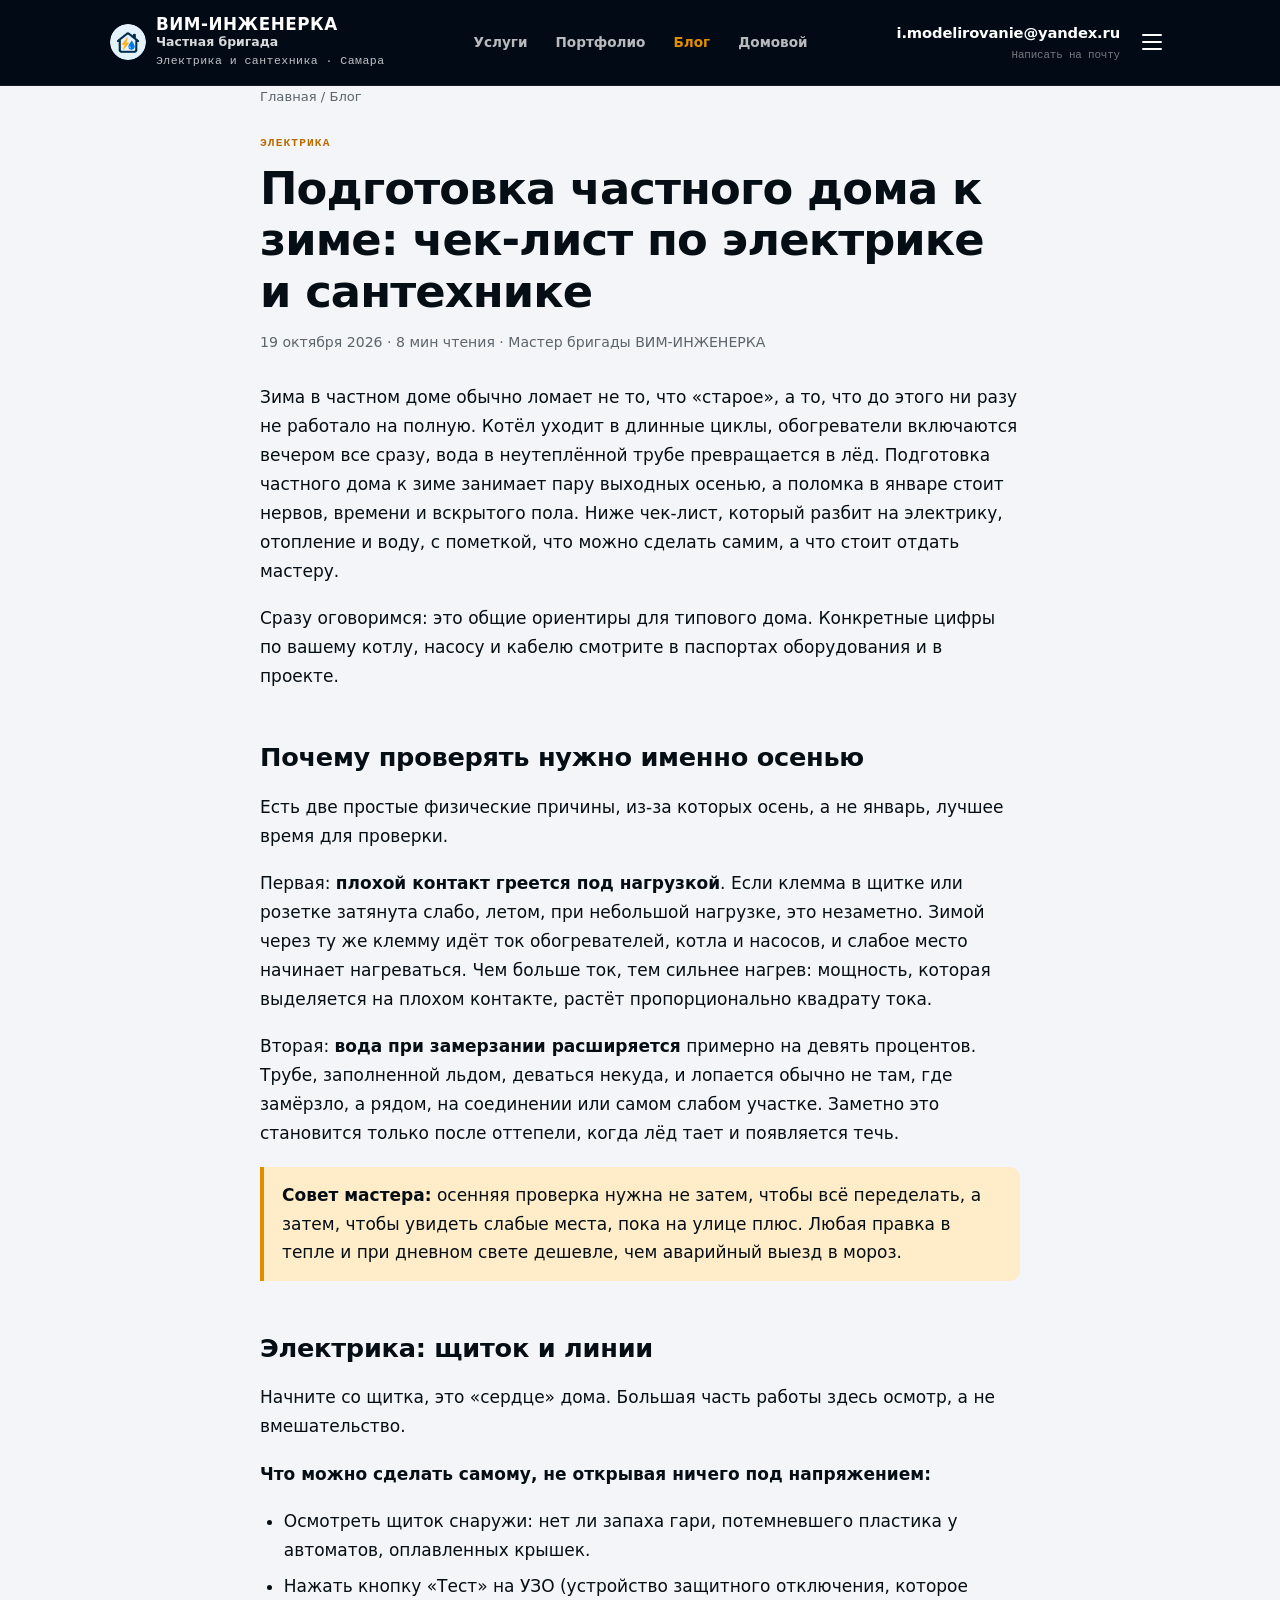
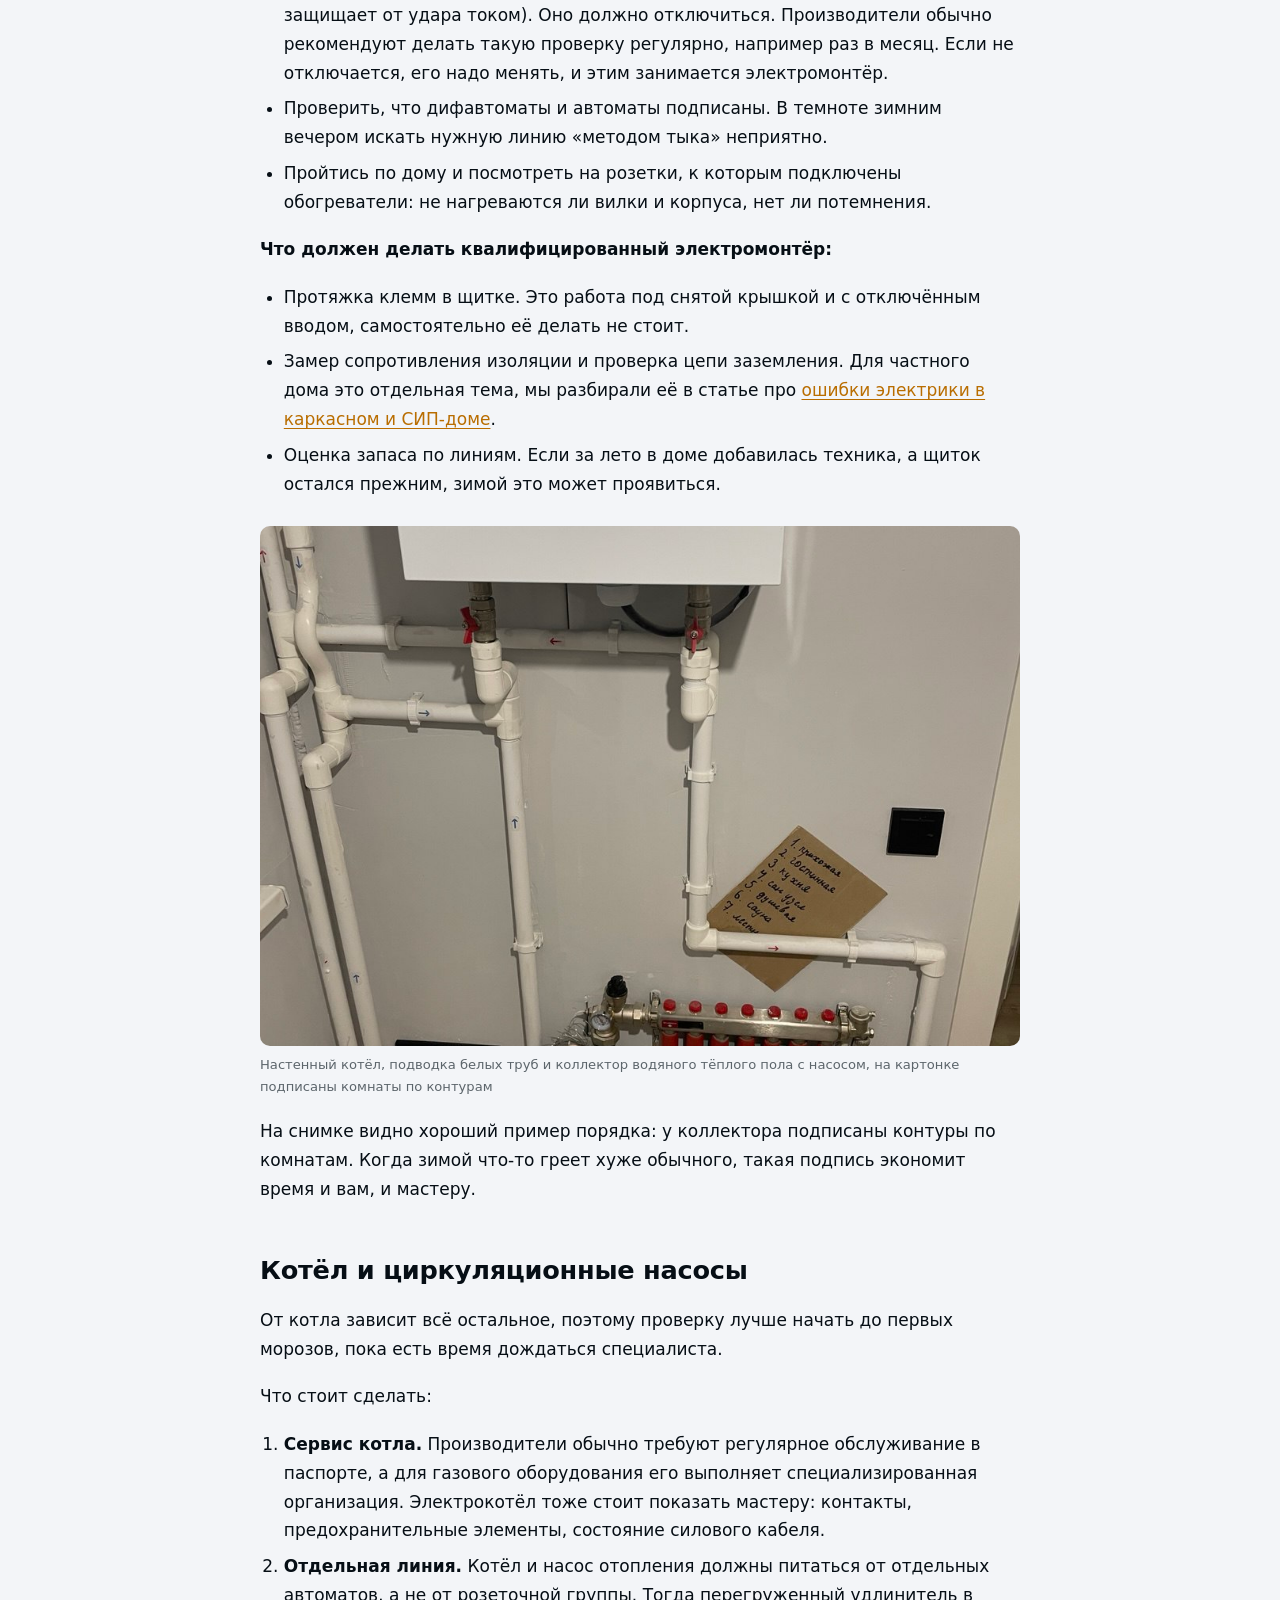
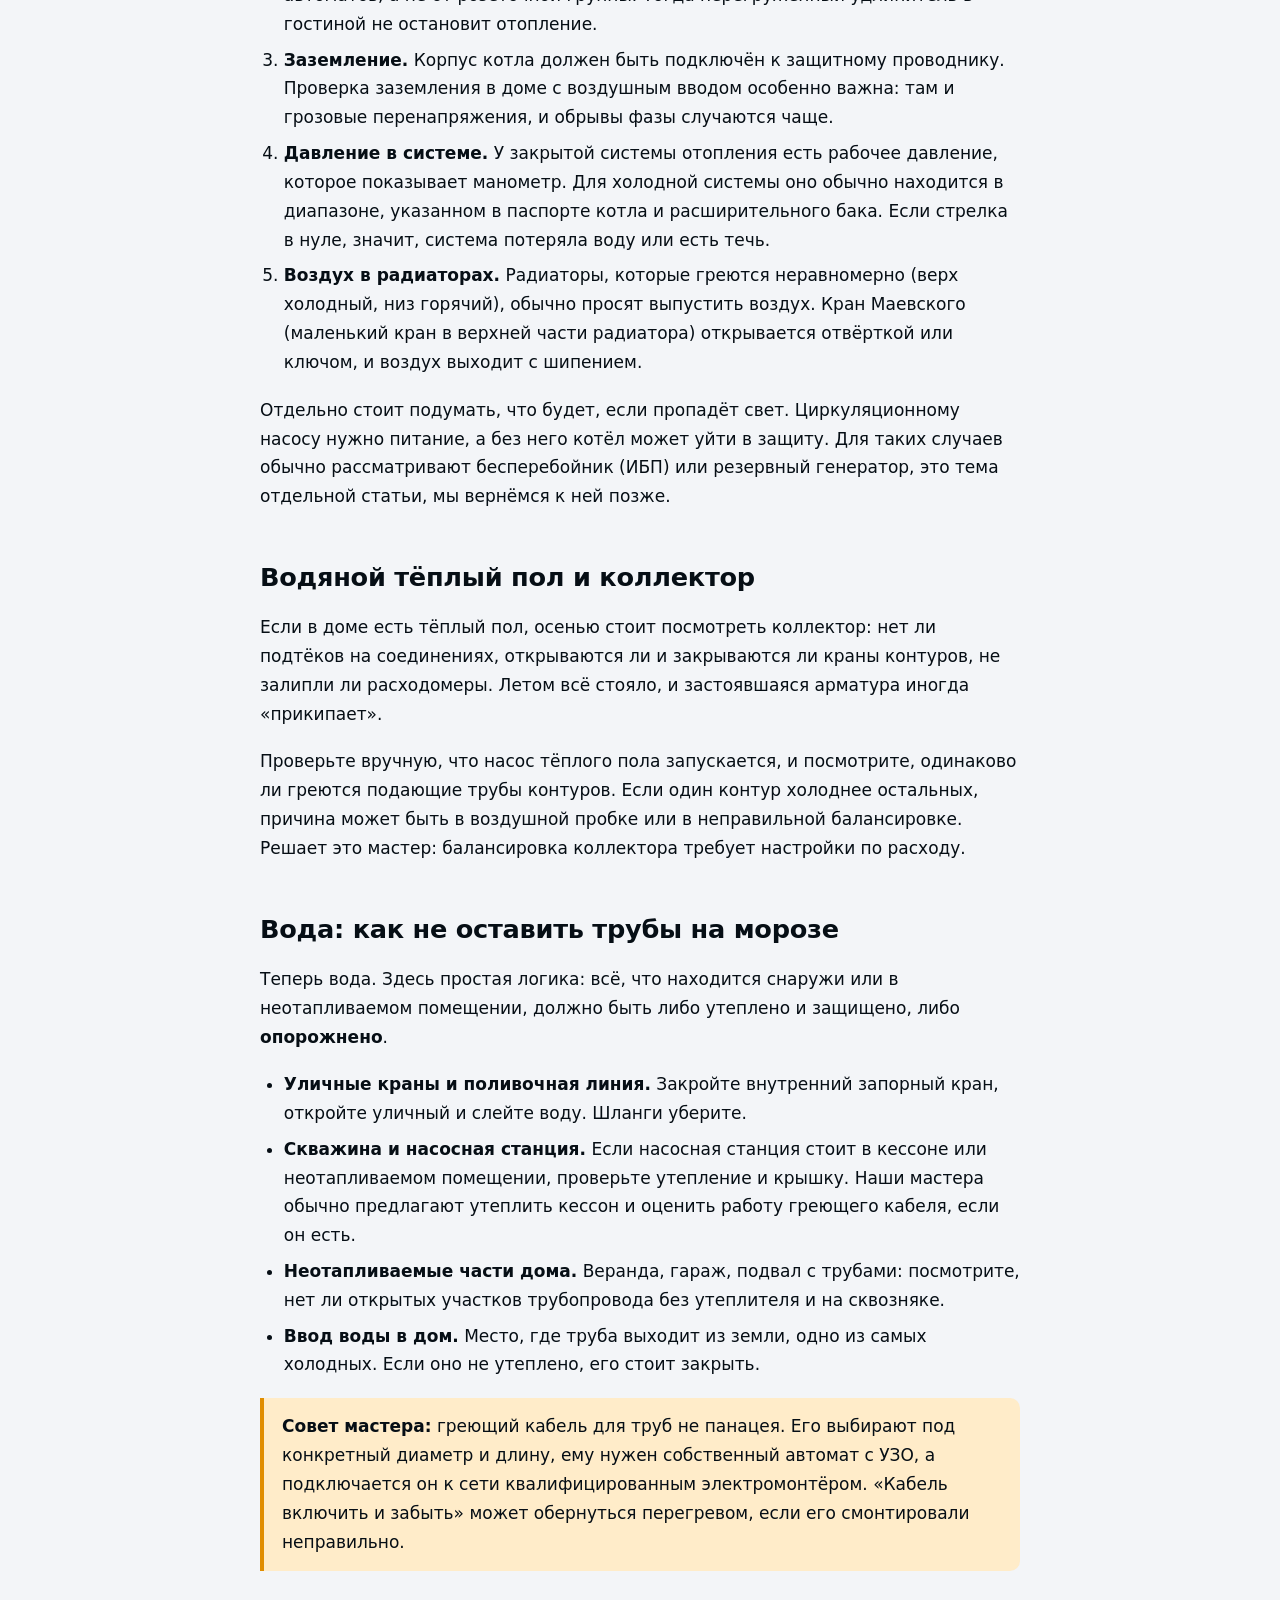
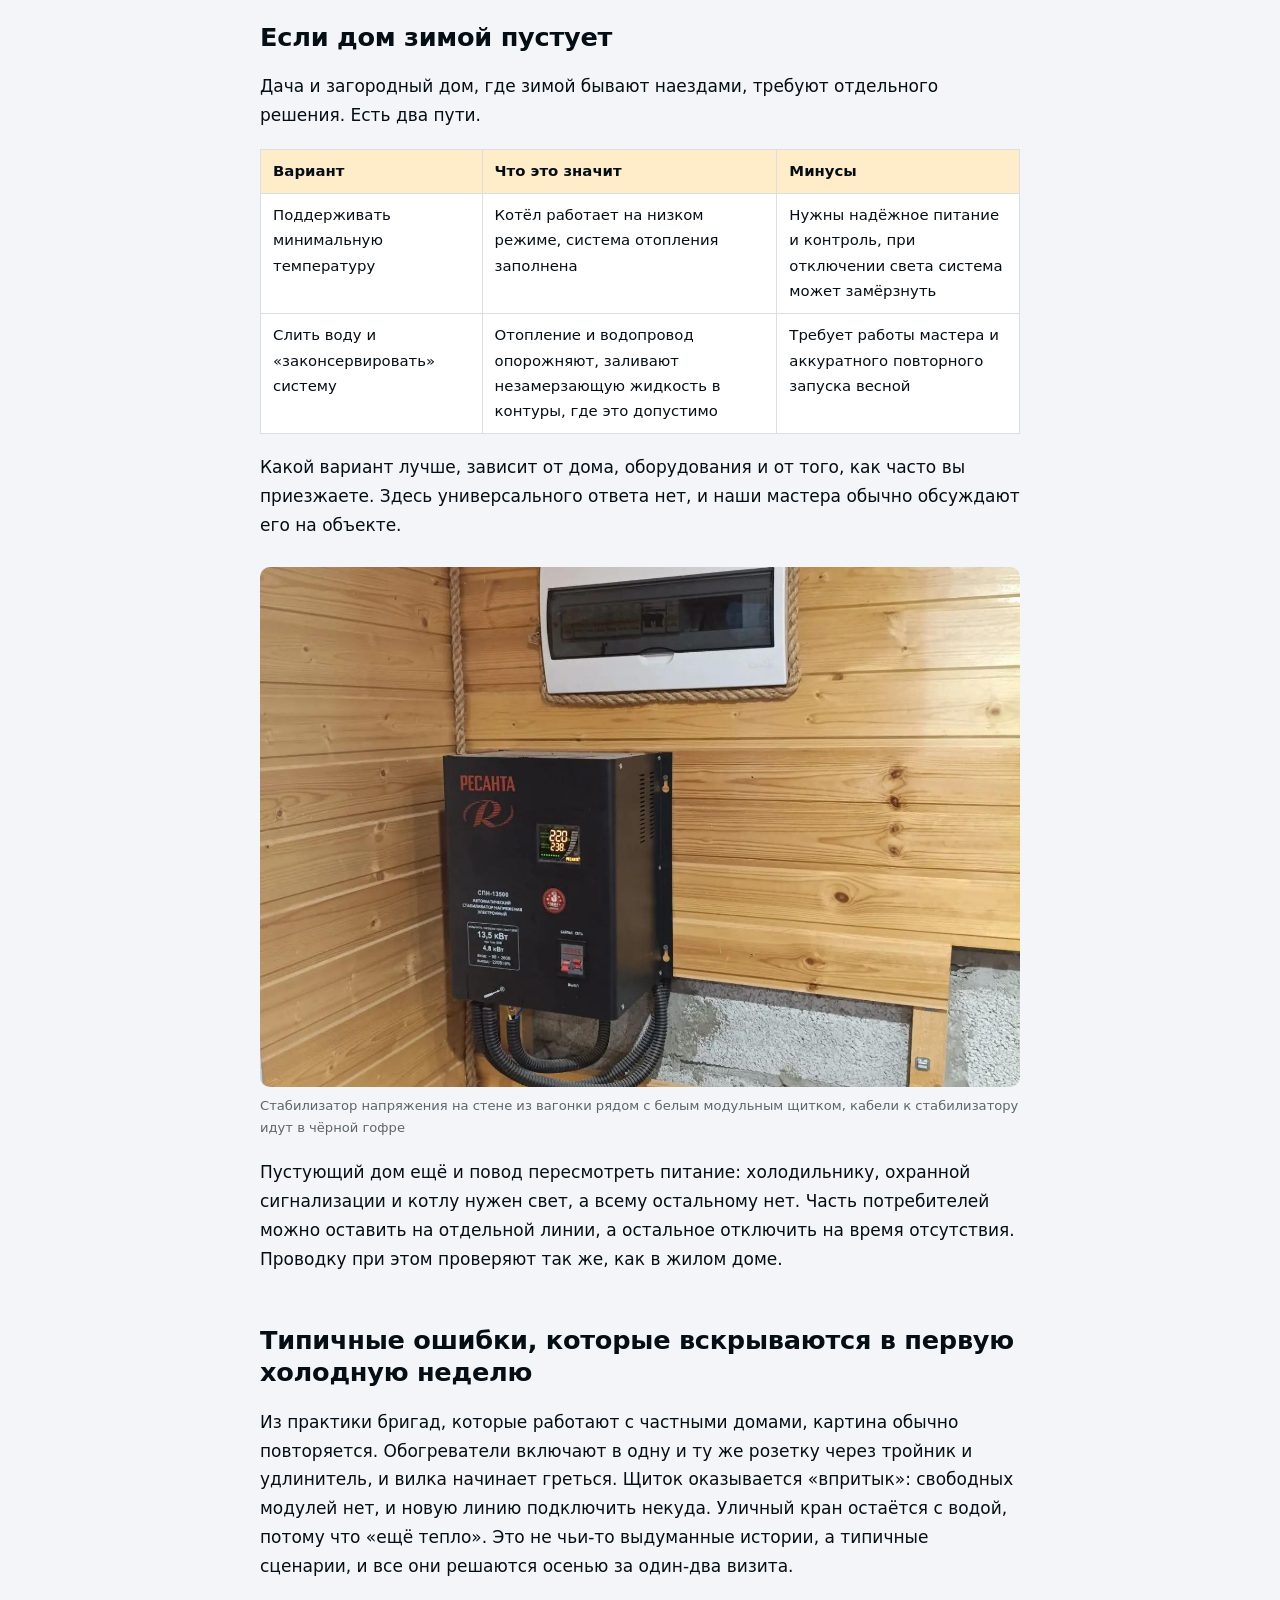
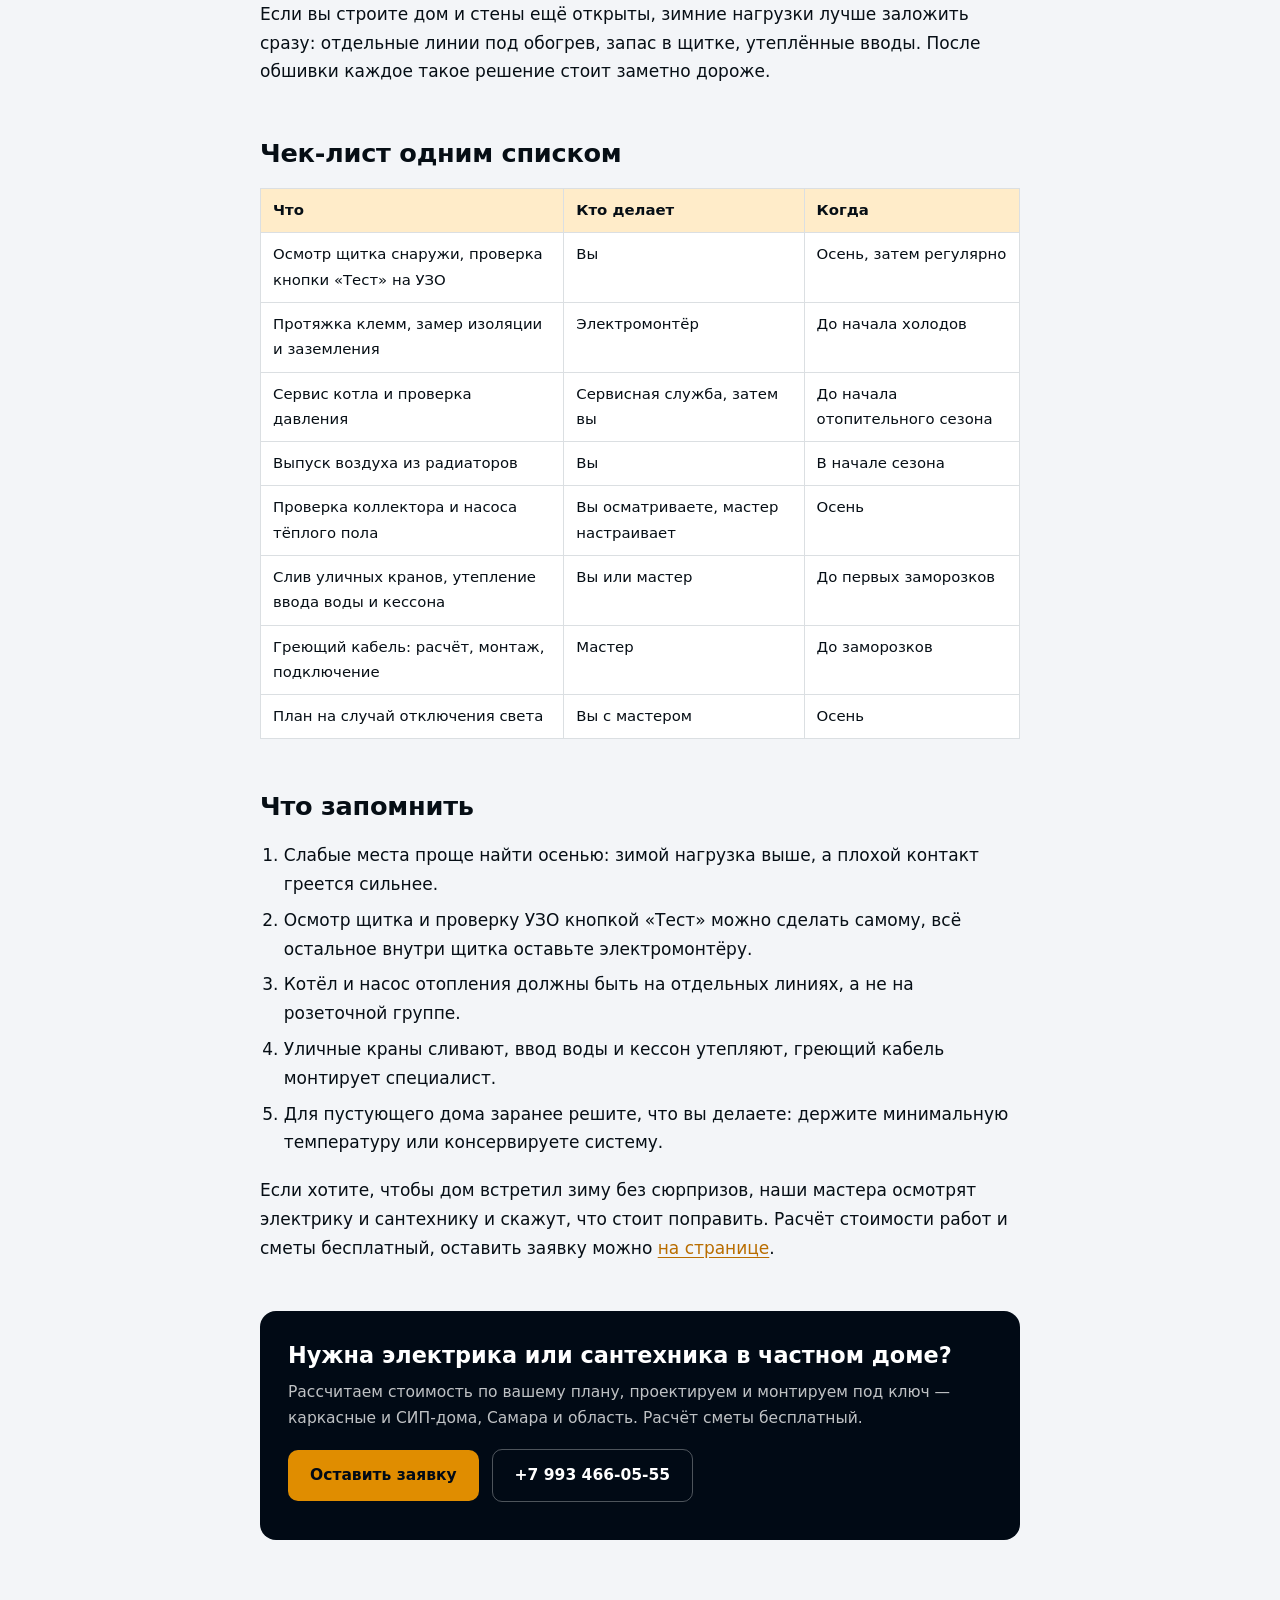
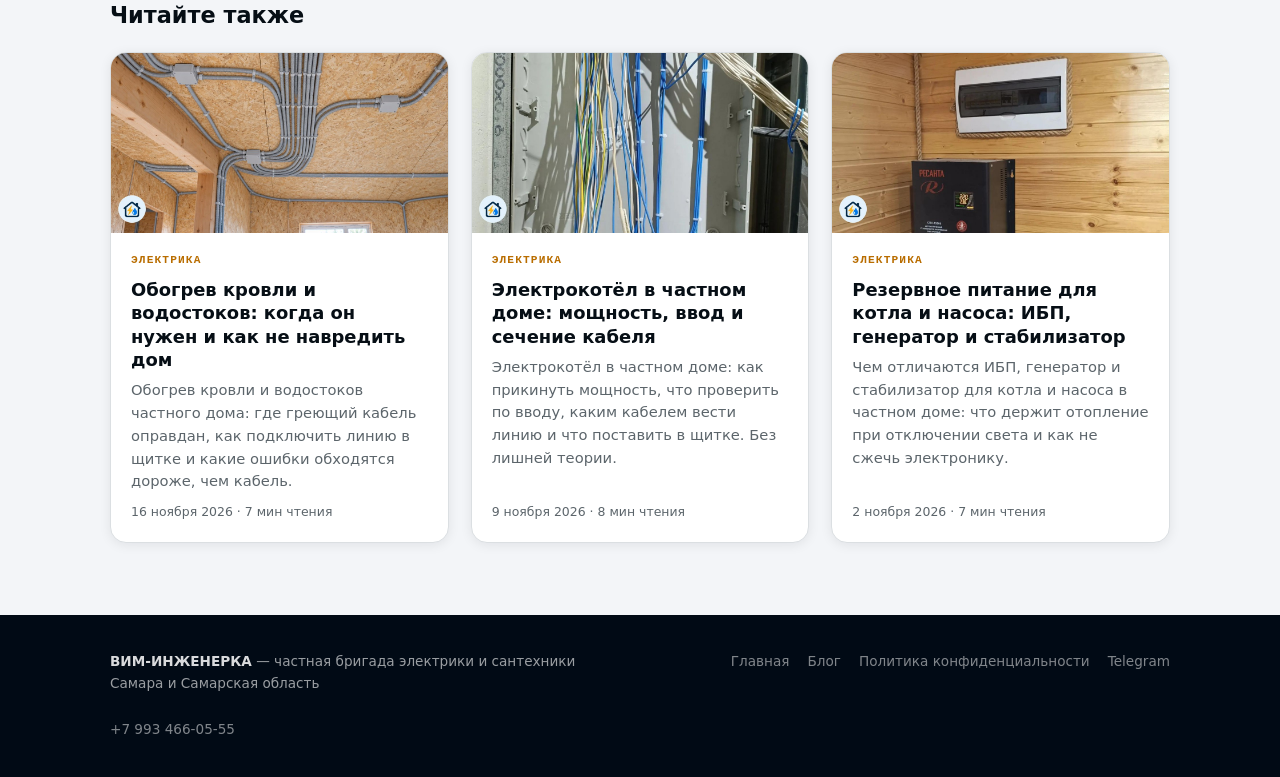
<file: blog/podgotovka-doma-k-zime-elektrika-santehnika/index.html>
<!doctype html>
<html lang="ru">
<head>
<script>
(function(m,e,t,r,i,k,a){m[i]=m[i]||function(){(m[i].a=m[i].a||[]).push(arguments)};m[i].l=1*new Date();
for(var j=0;j<document.scripts.length;j++){if(document.scripts[j].src===r){return;}}
k=e.createElement(t),a=e.getElementsByTagName(t)[0],k.async=1,k.src=r,a.parentNode.insertBefore(k,a)})
(window,document,'script','https://mc.yandex.ru/metrika/tag.js?id=112788163','ym');
ym(112788163,'init',{clickmap:true,trackLinks:true,accurateTrackBounce:true});
</script>
<noscript><div><img src="https://mc.yandex.ru/watch/112788163" style="position:absolute;left:-9999px;" alt=""></div></noscript>
<meta charset="UTF-8">
<meta name="viewport" content="width=device-width, initial-scale=1.0">
<title>Подготовка частного дома к зиме: чек-лист по электрике и сантехнике</title>
<meta name="description" content="Подготовка частного дома к зиме без паники: что проверить в щитке, котле, насосах и трубах до морозов, что сделать самому, а что доверить мастеру.">
<link rel="canonical" href="https://electric.vim-scrum.ru/blog/podgotovka-doma-k-zime-elektrika-santehnika/">
<link rel="icon" href="/favicon.ico" sizes="any">
<link rel="icon" type="image/png" sizes="32x32" href="/assets/brand/favicon-32.png">
<link rel="apple-touch-icon" href="/assets/brand/apple-touch-icon.png">
<link rel="alternate" type="application/rss+xml" title="ВИМ-ИНЖЕНЕРКА — блог" href="https://electric.vim-scrum.ru/blog/rss.xml">
<meta name="robots" content="index, follow, max-image-preview:large">
<meta name="theme-color" content="#00243d">
<meta property="og:site_name" content="ВИМ-ИНЖЕНЕРКА">
<meta property="og:locale" content="ru_RU">
<meta property="og:type" content="article">
<meta property="og:title" content="Подготовка частного дома к зиме: чек-лист по электрике и сантехнике">
<meta property="og:description" content="Подготовка частного дома к зиме без паники: что проверить в щитке, котле, насосах и трубах до морозов, что сделать самому, а что доверить мастеру.">
<meta property="og:url" content="https://electric.vim-scrum.ru/blog/podgotovka-doma-k-zime-elektrika-santehnika/">
<meta property="og:image" content="https://electric.vim-scrum.ru/assets/covers/podgotovka-doma-k-zime-elektrika-santehnika.jpg">
<meta name="twitter:card" content="summary_large_image">
<meta name="twitter:title" content="Подготовка частного дома к зиме: чек-лист по электрике и сантехнике">
<meta name="twitter:description" content="Подготовка частного дома к зиме без паники: что проверить в щитке, котле, насосах и трубах до морозов, что сделать самому, а что доверить мастеру.">
<meta name="twitter:image" content="https://electric.vim-scrum.ru/assets/covers/podgotovka-doma-k-zime-elektrika-santehnika.jpg">
<link rel="stylesheet" href="/assets/blog.css">
<script type="application/ld+json">{"@context": "https://schema.org", "@type": "Article", "headline": "Подготовка частного дома к зиме: чек-лист по электрике и сантехнике", "description": "Подготовка частного дома к зиме без паники: что проверить в щитке, котле, насосах и трубах до морозов, что сделать самому, а что доверить мастеру.", "datePublished": "2026-10-19", "dateModified": "2026-10-19", "image": "https://electric.vim-scrum.ru/assets/covers/podgotovka-doma-k-zime-elektrika-santehnika.jpg", "mainEntityOfPage": "https://electric.vim-scrum.ru/blog/podgotovka-doma-k-zime-elektrika-santehnika/", "inLanguage": "ru", "author": {"@type": "Organization", "name": "ВИМ-ИНЖЕНЕРКА", "url": "https://electric.vim-scrum.ru"}, "publisher": {"@type": "Organization", "name": "ВИМ-ИНЖЕНЕРКА", "logo": {"@type": "ImageObject", "url": "https://electric.vim-scrum.ru/assets/brand/logo.png"}}}</script>
<script type="application/ld+json">{"@context": "https://schema.org", "@type": "BreadcrumbList", "itemListElement": [{"@type": "ListItem", "position": 1, "name": "Главная", "item": "https://electric.vim-scrum.ru/"}, {"@type": "ListItem", "position": 2, "name": "Блог", "item": "https://electric.vim-scrum.ru/blog/"}, {"@type": "ListItem", "position": 3, "name": "Подготовка частного дома к зиме: чек-лист по электрике и сантехнике", "item": "https://electric.vim-scrum.ru/blog/podgotovka-doma-k-zime-elektrika-santehnika/"}]}</script>

</head>
<body>
<header class="site-header">
  <div class="header-inner">
    <a href="/" class="brand"><img src="/assets/brand/logo.png" alt="ВИМ-ИНЖЕНЕРКА" width="36" height="36">
      <span class="header-brand"><span class="brand-name">ВИМ-ИНЖЕНЕРКА</span><span class="brand-sub">Частная бригада</span><span class="brand-tagline">Электрика и сантехника · Самара</span></span></a>
    <nav class="header-nav" aria-label="Основное меню">
      <a href="/#services">Услуги</a>
      <a href="/#portfolio">Портфолио</a>
      <a href="/blog/" class="nav-blog">Блог</a>
      <a href="/domovoy/">Домовой</a>
    </nav>
    <div class="header-actions">
      <a class="header-phone" href="mailto:i.modelirovanie@yandex.ru">i.modelirovanie@yandex.ru<span>Написать на почту</span></a>
      <button class="menu-toggle" id="menu-toggle" aria-label="Открыть меню" aria-expanded="false"><span></span><span></span><span></span></button>
    </div>
  </div>
  <nav class="mobile-nav-panel" id="mobile-nav-panel">
    <a href="/#services">Услуги</a>
    <a href="/#process">Как работаем</a>
    <a href="/#portfolio">Портфолио</a>
    <a href="/#geography">География</a>
    <a href="/#faq">FAQ</a>
    <a href="/blog/" class="nav-blog">Блог</a>
    <a href="/domovoy/">Домовой</a>
    <a href="tel:+79934660555">+7 993 466-05-55</a>
  </nav>
  <script>
  (function(){var t=document.getElementById('menu-toggle'),p=document.getElementById('mobile-nav-panel');
  t.addEventListener('click',function(){var o=p.classList.toggle('open');t.classList.toggle('open',o);t.setAttribute('aria-expanded',o);});
  p.querySelectorAll('a').forEach(function(a){a.addEventListener('click',function(){p.classList.remove('open');t.classList.remove('open');});});})();
  </script>
</header>
<main class="wrap">
<nav class="crumbs" aria-label="Хлебные крошки"><a href="/">Главная</a> / <a href="/blog/">Блог</a></nav>
<article class="post">
  <header>
    <span class="tag">Электрика</span>
    <h1>Подготовка частного дома к зиме: чек-лист по электрике и сантехнике</h1>
    <p class="meta">19 октября 2026 · 8 мин чтения · Мастер бригады ВИМ-ИНЖЕНЕРКА</p>
  </header>
  <div class="post-body">
<p>Зима в частном доме обычно ломает не то, что «старое», а то, что до этого ни разу не работало на полную. Котёл уходит в длинные циклы, обогреватели включаются вечером все сразу, вода в неутеплённой трубе превращается в лёд. Подготовка частного дома к зиме занимает пару выходных осенью, а поломка в январе стоит нервов, времени и вскрытого пола. Ниже чек-лист, который разбит на электрику, отопление и воду, с пометкой, что можно сделать самим, а что стоит отдать мастеру.</p>
<p>Сразу оговоримся: это общие ориентиры для типового дома. Конкретные цифры по вашему котлу, насосу и кабелю смотрите в паспортах оборудования и в проекте.</p>
<h2>Почему проверять нужно именно осенью</h2>
<p>Есть две простые физические причины, из-за которых осень, а не январь, лучшее время для проверки.</p>
<p>Первая: <strong>плохой контакт греется под нагрузкой</strong>. Если клемма в щитке или розетке затянута слабо, летом, при небольшой нагрузке, это незаметно. Зимой через ту же клемму идёт ток обогревателей, котла и насосов, и слабое место начинает нагреваться. Чем больше ток, тем сильнее нагрев: мощность, которая выделяется на плохом контакте, растёт пропорционально квадрату тока.</p>
<p>Вторая: <strong>вода при замерзании расширяется</strong> примерно на девять процентов. Трубе, заполненной льдом, деваться некуда, и лопается обычно не там, где замёрзло, а рядом, на соединении или самом слабом участке. Заметно это становится только после оттепели, когда лёд тает и появляется течь.</p>
<blockquote class="callout"><p><strong>Совет мастера:</strong> осенняя проверка нужна не затем, чтобы всё переделать, а затем, чтобы увидеть слабые места, пока на улице плюс. Любая правка в тепле и при дневном свете дешевле, чем аварийный выезд в мороз.</p></blockquote>
<h2>Электрика: щиток и линии</h2>
<p>Начните со щитка, это «сердце» дома. Большая часть работы здесь осмотр, а не вмешательство.</p>
<p><strong>Что можно сделать самому, не открывая ничего под напряжением:</strong></p>
<ul><li>Осмотреть щиток снаружи: нет ли запаха гари, потемневшего пластика у автоматов, оплавленных крышек.</li><li>Нажать кнопку «Тест» на УЗО (устройство защитного отключения, которое защищает от удара током). Оно должно отключиться. Производители обычно рекомендуют делать такую проверку регулярно, например раз в месяц. Если не отключается, его надо менять, и этим занимается электромонтёр.</li><li>Проверить, что дифавтоматы и автоматы подписаны. В темноте зимним вечером искать нужную линию «методом тыка» неприятно.</li><li>Пройтись по дому и посмотреть на розетки, к которым подключены обогреватели: не нагреваются ли вилки и корпуса, нет ли потемнения.</li></ul>
<p><strong>Что должен делать квалифицированный электромонтёр:</strong></p>
<ul><li>Протяжка клемм в щитке. Это работа под снятой крышкой и с отключённым вводом, самостоятельно её делать не стоит.</li><li>Замер сопротивления изоляции и проверка цепи заземления. Для частного дома это отдельная тема, мы разбирали её в статье про <a href="/blog/oshibki-elektriki-karkasnyj-sip-dom/">ошибки электрики в каркасном и СИП-доме</a>.</li><li>Оценка запаса по линиям. Если за лето в доме добавилась техника, а щиток остался прежним, зимой это может проявиться.</li></ul>
<figure><img src="/assets/photos/kollektor-teply-pol.jpg" alt="Настенный котёл, подводка белых труб и коллектор водяного тёплого пола с насосом, на картонке подписаны комнаты по контурам" loading="lazy"><figcaption>Настенный котёл, подводка белых труб и коллектор водяного тёплого пола с насосом, на картонке подписаны комнаты по контурам</figcaption></figure>
<p>На снимке видно хороший пример порядка: у коллектора подписаны контуры по комнатам. Когда зимой что-то греет хуже обычного, такая подпись экономит время и вам, и мастеру.</p>
<h2>Котёл и циркуляционные насосы</h2>
<p>От котла зависит всё остальное, поэтому проверку лучше начать до первых морозов, пока есть время дождаться специалиста.</p>
<p>Что стоит сделать:</p>
<ol><li><strong>Сервис котла.</strong> Производители обычно требуют регулярное обслуживание в паспорте, а для газового оборудования его выполняет специализированная организация. Электрокотёл тоже стоит показать мастеру: контакты, предохранительные элементы, состояние силового кабеля.</li><li><strong>Отдельная линия.</strong> Котёл и насос отопления должны питаться от отдельных автоматов, а не от розеточной группы. Тогда перегруженный удлинитель в гостиной не остановит отопление.</li><li><strong>Заземление.</strong> Корпус котла должен быть подключён к защитному проводнику. Проверка заземления в доме с воздушным вводом особенно важна: там и грозовые перенапряжения, и обрывы фазы случаются чаще.</li><li><strong>Давление в системе.</strong> У закрытой системы отопления есть рабочее давление, которое показывает манометр. Для холодной системы оно обычно находится в диапазоне, указанном в паспорте котла и расширительного бака. Если стрелка в нуле, значит, система потеряла воду или есть течь.</li><li><strong>Воздух в радиаторах.</strong> Радиаторы, которые греются неравномерно (верх холодный, низ горячий), обычно просят выпустить воздух. Кран Маевского (маленький кран в верхней части радиатора) открывается отвёрткой или ключом, и воздух выходит с шипением.</li></ol>
<p>Отдельно стоит подумать, что будет, если пропадёт свет. Циркуляционному насосу нужно питание, а без него котёл может уйти в защиту. Для таких случаев обычно рассматривают бесперебойник (ИБП) или резервный генератор, это тема отдельной статьи, мы вернёмся к ней позже.</p>
<h2>Водяной тёплый пол и коллектор</h2>
<p>Если в доме есть тёплый пол, осенью стоит посмотреть коллектор: нет ли подтёков на соединениях, открываются ли и закрываются ли краны контуров, не залипли ли расходомеры. Летом всё стояло, и застоявшаяся арматура иногда «прикипает».</p>
<p>Проверьте вручную, что насос тёплого пола запускается, и посмотрите, одинаково ли греются подающие трубы контуров. Если один контур холоднее остальных, причина может быть в воздушной пробке или в неправильной балансировке. Решает это мастер: балансировка коллектора требует настройки по расходу.</p>
<h2>Вода: как не оставить трубы на морозе</h2>
<p>Теперь вода. Здесь простая логика: всё, что находится снаружи или в неотапливаемом помещении, должно быть либо утеплено и защищено, либо <strong>опорожнено</strong>.</p>
<ul><li><strong>Уличные краны и поливочная линия.</strong> Закройте внутренний запорный кран, откройте уличный и слейте воду. Шланги уберите.</li><li><strong>Скважина и насосная станция.</strong> Если насосная станция стоит в кессоне или неотапливаемом помещении, проверьте утепление и крышку. Наши мастера обычно предлагают утеплить кессон и оценить работу греющего кабеля, если он есть.</li><li><strong>Неотапливаемые части дома.</strong> Веранда, гараж, подвал с трубами: посмотрите, нет ли открытых участков трубопровода без утеплителя и на сквозняке.</li><li><strong>Ввод воды в дом.</strong> Место, где труба выходит из земли, одно из самых холодных. Если оно не утеплено, его стоит закрыть.</li></ul>
<blockquote class="callout"><p><strong>Совет мастера:</strong> греющий кабель для труб не панацея. Его выбирают под конкретный диаметр и длину, ему нужен собственный автомат с УЗО, а подключается он к сети квалифицированным электромонтёром. «Кабель включить и забыть» может обернуться перегревом, если его смонтировали неправильно.</p></blockquote>
<h2>Если дом зимой пустует</h2>
<p>Дача и загородный дом, где зимой бывают наездами, требуют отдельного решения. Есть два пути.</p>
<div class="table-wrap"><table><thead><tr><th>Вариант</th><th>Что это значит</th><th>Минусы</th></tr></thead><tbody><tr><td>Поддерживать минимальную температуру</td><td>Котёл работает на низком режиме, система отопления заполнена</td><td>Нужны надёжное питание и контроль, при отключении света система может замёрзнуть</td></tr><tr><td>Слить воду и «законсервировать» систему</td><td>Отопление и водопровод опорожняют, заливают незамерзающую жидкость в контуры, где это допустимо</td><td>Требует работы мастера и аккуратного повторного запуска весной</td></tr></tbody></table></div>
<p>Какой вариант лучше, зависит от дома, оборудования и от того, как часто вы приезжаете. Здесь универсального ответа нет, и наши мастера обычно обсуждают его на объекте.</p>
<figure><img src="/assets/photos/stabilizator-dom.jpg" alt="Стабилизатор напряжения на стене из вагонки рядом с белым модульным щитком, кабели к стабилизатору идут в чёрной гофре" loading="lazy"><figcaption>Стабилизатор напряжения на стене из вагонки рядом с белым модульным щитком, кабели к стабилизатору идут в чёрной гофре</figcaption></figure>
<p>Пустующий дом ещё и повод пересмотреть питание: холодильнику, охранной сигнализации и котлу нужен свет, а всему остальному нет. Часть потребителей можно оставить на отдельной линии, а остальное отключить на время отсутствия. Проводку при этом проверяют так же, как в жилом доме.</p>
<h2>Типичные ошибки, которые вскрываются в первую холодную неделю</h2>
<p>Из практики бригад, которые работают с частными домами, картина обычно повторяется. Обогреватели включают в одну и ту же розетку через тройник и удлинитель, и вилка начинает греться. Щиток оказывается «впритык»: свободных модулей нет, и новую линию подключить некуда. Уличный кран остаётся с водой, потому что «ещё тепло». Это не чьи-то выдуманные истории, а типичные сценарии, и все они решаются осенью за один-два визита.</p>
<p>Если вы строите дом и стены ещё открыты, зимние нагрузки лучше заложить сразу: отдельные линии под обогрев, запас в щитке, утеплённые вводы. После обшивки каждое такое решение стоит заметно дороже.</p>
<h2>Чек-лист одним списком</h2>
<div class="table-wrap"><table><thead><tr><th>Что</th><th>Кто делает</th><th>Когда</th></tr></thead><tbody><tr><td>Осмотр щитка снаружи, проверка кнопки «Тест» на УЗО</td><td>Вы</td><td>Осень, затем регулярно</td></tr><tr><td>Протяжка клемм, замер изоляции и заземления</td><td>Электромонтёр</td><td>До начала холодов</td></tr><tr><td>Сервис котла и проверка давления</td><td>Сервисная служба, затем вы</td><td>До начала отопительного сезона</td></tr><tr><td>Выпуск воздуха из радиаторов</td><td>Вы</td><td>В начале сезона</td></tr><tr><td>Проверка коллектора и насоса тёплого пола</td><td>Вы осматриваете, мастер настраивает</td><td>Осень</td></tr><tr><td>Слив уличных кранов, утепление ввода воды и кессона</td><td>Вы или мастер</td><td>До первых заморозков</td></tr><tr><td>Греющий кабель: расчёт, монтаж, подключение</td><td>Мастер</td><td>До заморозков</td></tr><tr><td>План на случай отключения света</td><td>Вы с мастером</td><td>Осень</td></tr></tbody></table></div>
<h2>Что запомнить</h2>
<ol><li>Слабые места проще найти осенью: зимой нагрузка выше, а плохой контакт греется сильнее.</li><li>Осмотр щитка и проверку УЗО кнопкой «Тест» можно сделать самому, всё остальное внутри щитка оставьте электромонтёру.</li><li>Котёл и насос отопления должны быть на отдельных линиях, а не на розеточной группе.</li><li>Уличные краны сливают, ввод воды и кессон утепляют, греющий кабель монтирует специалист.</li><li>Для пустующего дома заранее решите, что вы делаете: держите минимальную температуру или консервируете систему.</li></ol>
<p>Если хотите, чтобы дом встретил зиму без сюрпризов, наши мастера осмотрят электрику и сантехнику и скажут, что стоит поправить. Расчёт стоимости работ и сметы бесплатный, оставить заявку можно <a href="/#final-cta">на странице</a>.</p>
  </div>
  <aside class="cta-box">
  <h2>Нужна электрика или сантехника в частном доме?</h2>
  <p>Рассчитаем стоимость по вашему плану, проектируем и монтируем под ключ — каркасные и СИП-дома, Самара и область. Расчёт сметы бесплатный.</p>
  <p><a class="btn" href="/#final-cta">Оставить заявку</a> <a class="btn btn-ghost" href="tel:+79934660555">+7 993 466-05-55</a></p>
</aside>
</article>
<section class="more"><h2>Читайте также</h2><div class="grid"><a class="card" href="/blog/obogrev-krovli-vodostokov/">
  <img src="/assets/covers/obogrev-krovli-vodostokov.jpg" alt="" loading="lazy">
  <div class="card-body"><span class="tag">Электрика</span>
    <h3>Обогрев кровли и водостоков: когда он нужен и как не навредить дом</h3>
    <p>Обогрев кровли и водостоков частного дома: где греющий кабель оправдан, как подключить линию в щитке и какие ошибки обходятся дороже, чем кабель.</p>
    <small>16 ноября 2026 · 7 мин чтения</small></div>
</a><a class="card" href="/blog/elektrokotel-chastnyj-dom-moshchnost-vvod/">
  <img src="/assets/covers/elektrokotel-chastnyj-dom-moshchnost-vvod.jpg" alt="" loading="lazy">
  <div class="card-body"><span class="tag">Электрика</span>
    <h3>Электрокотёл в частном доме: мощность, ввод и сечение кабеля</h3>
    <p>Электрокотёл в частном доме: как прикинуть мощность, что проверить по вводу, каким кабелем вести линию и что поставить в щитке. Без лишней теории.</p>
    <small>9 ноября 2026 · 8 мин чтения</small></div>
</a><a class="card" href="/blog/rezervnoe-pitanie-kotla-nasos-ibp-generator/">
  <img src="/assets/covers/rezervnoe-pitanie-kotla-nasos-ibp-generator.jpg" alt="" loading="lazy">
  <div class="card-body"><span class="tag">Электрика</span>
    <h3>Резервное питание для котла и насоса: ИБП, генератор и стабилизатор</h3>
    <p>Чем отличаются ИБП, генератор и стабилизатор для котла и насоса в частном доме: что держит отопление при отключении света и как не сжечь электронику.</p>
    <small>2 ноября 2026 · 7 мин чтения</small></div>
</a></div></section>
</main>
<footer class="site-footer">
  <div class="wrap footer-inner">
    <div><b>ВИМ-ИНЖЕНЕРКА</b> — частная бригада электрики и сантехники<br>Самара и Самарская область</div>
    <div class="footer-links">
      <a href="/">Главная</a><a href="/blog/">Блог</a><a href="/privacy-policy.html">Политика конфиденциальности</a>
      <a href="https://t.me/i_modelirovanie" target="_blank" rel="noopener">Telegram</a>
    </div>
    <div><a href="tel:+79934660555">+7 993 466-05-55</a></div>
  </div>
</footer>
</body>
</html>
</file>
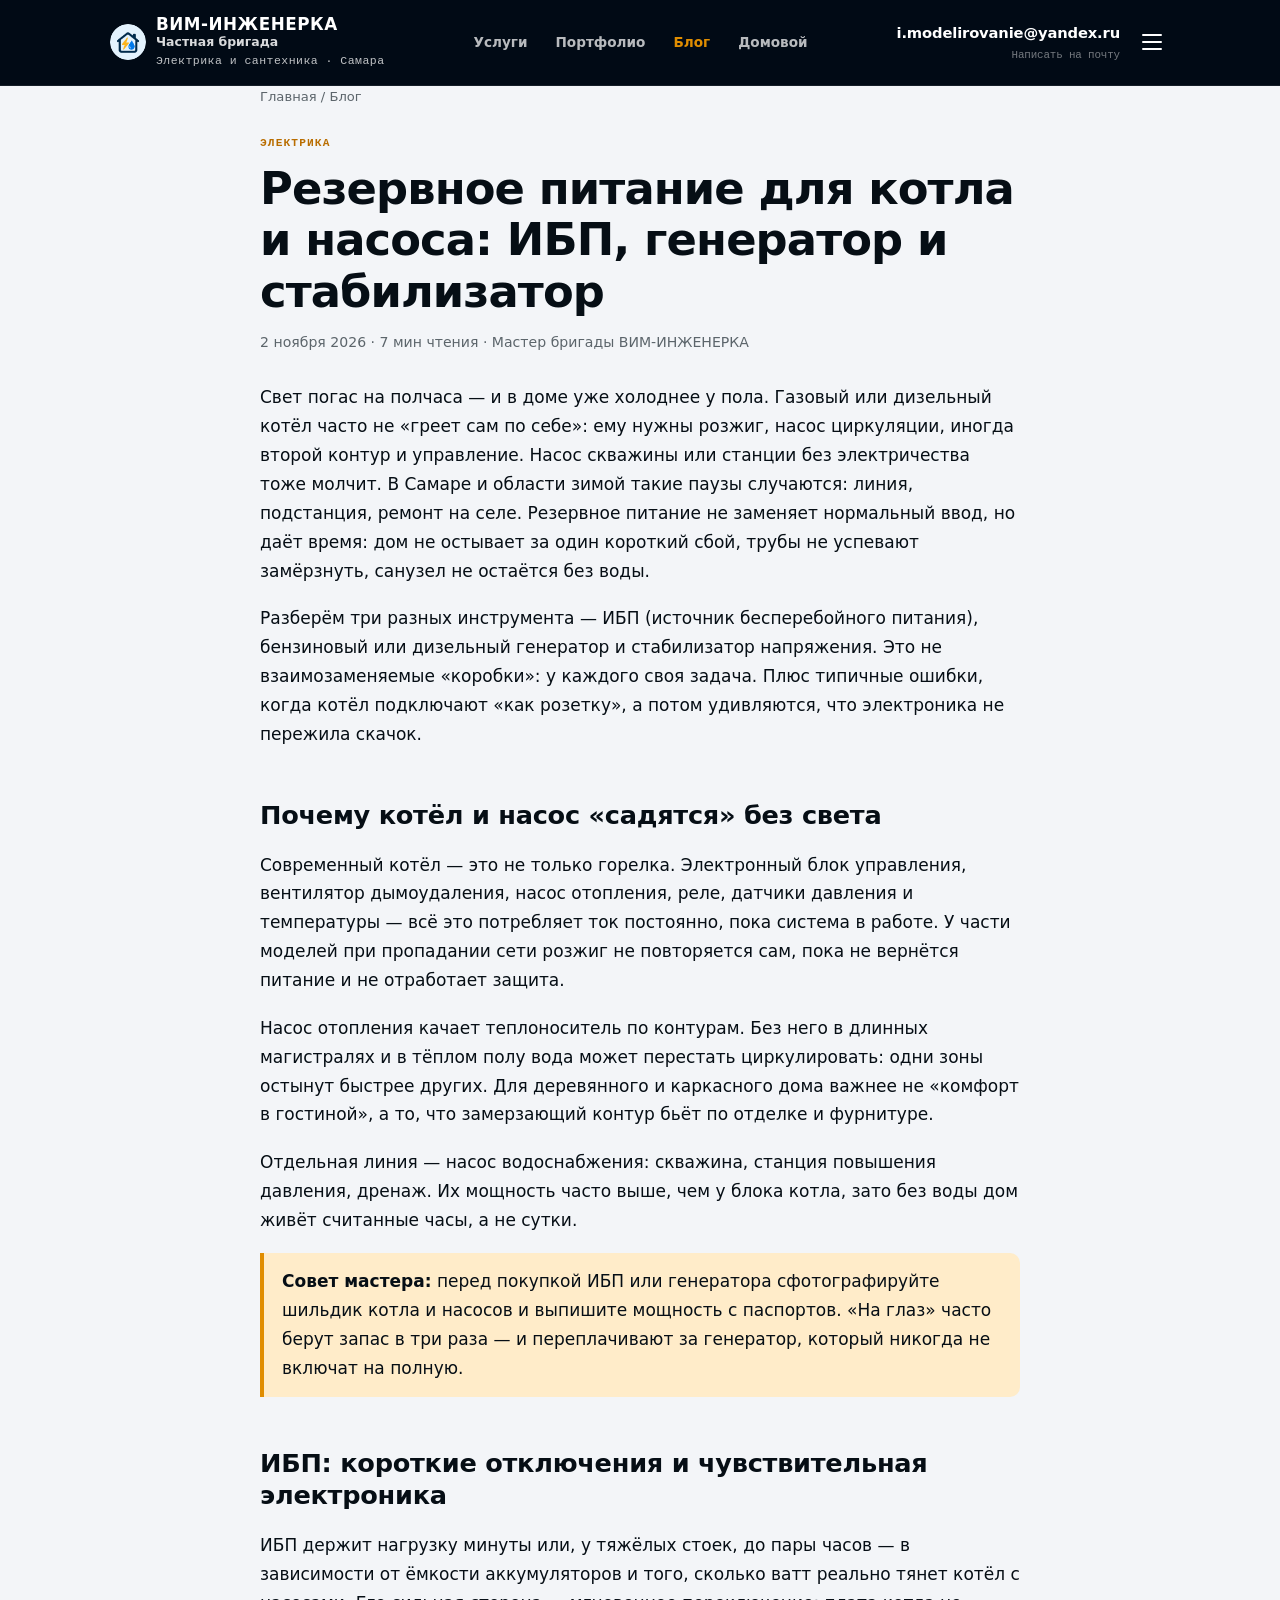
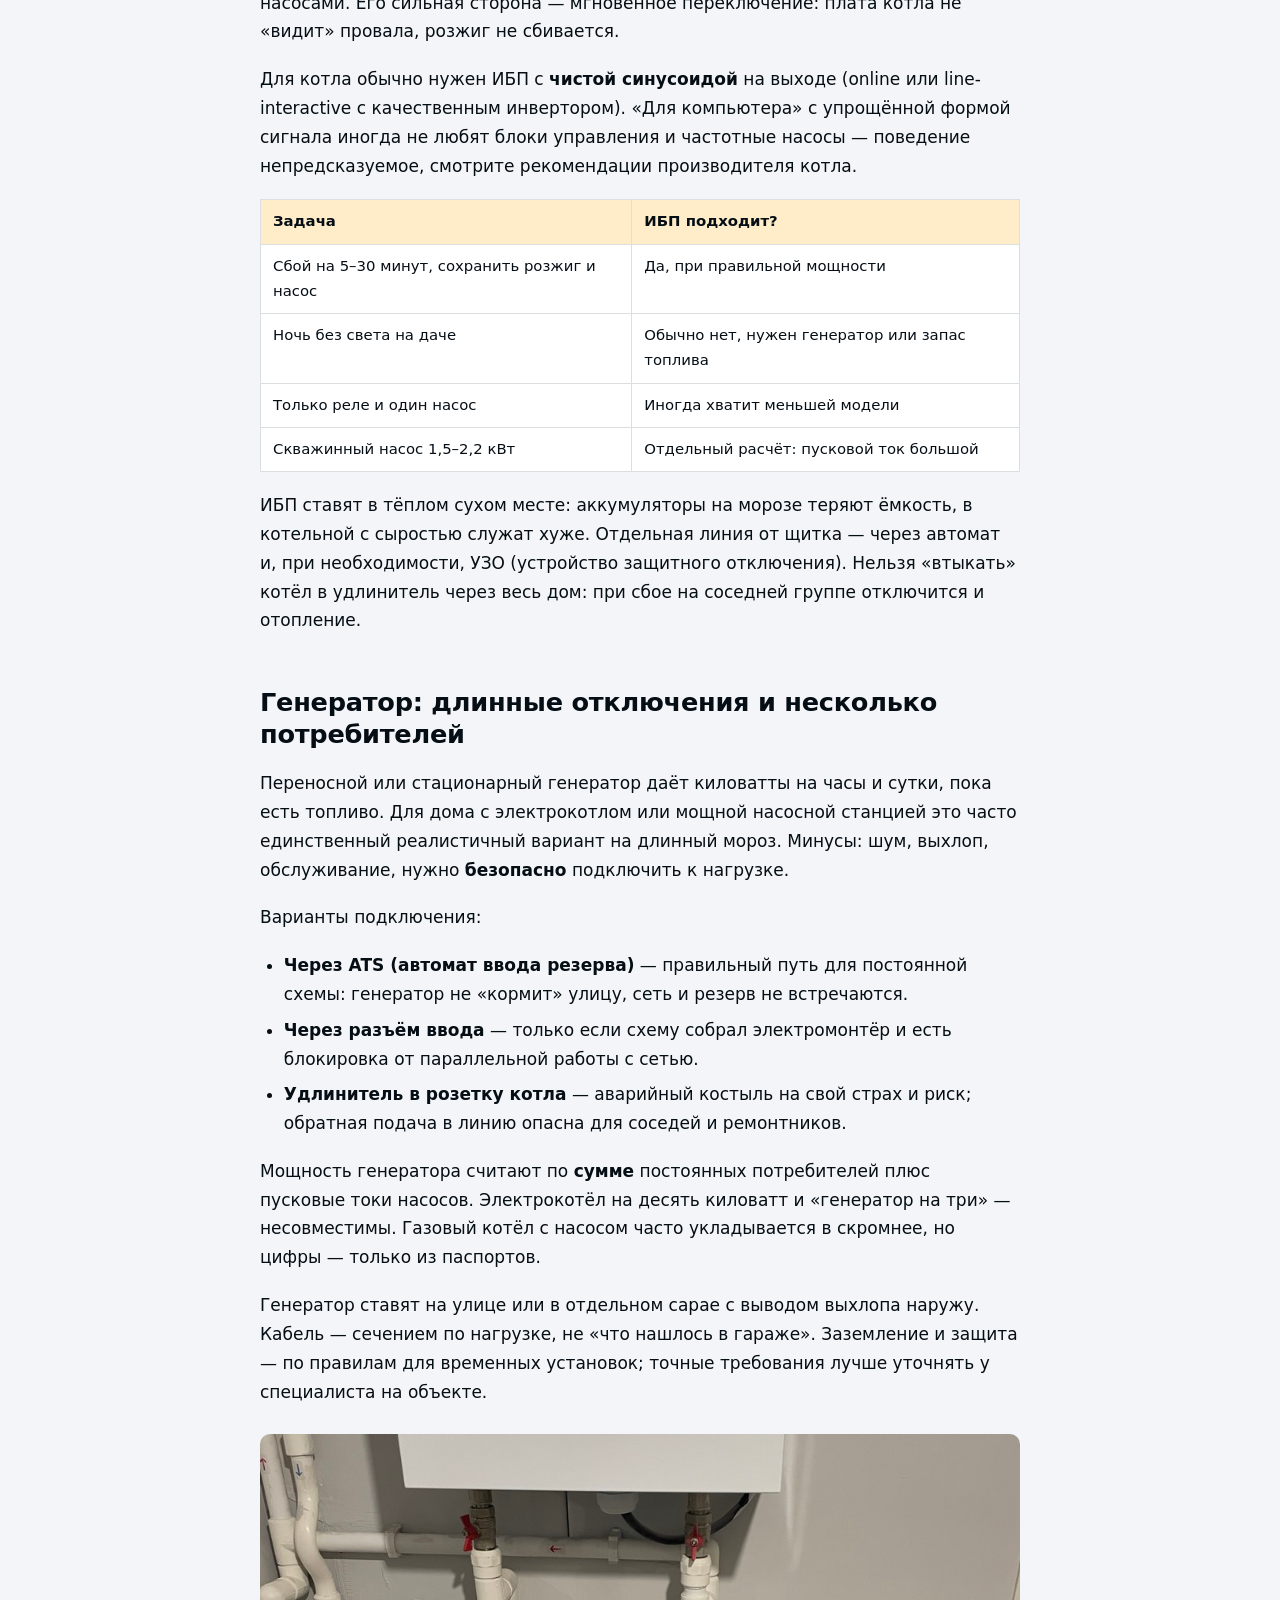
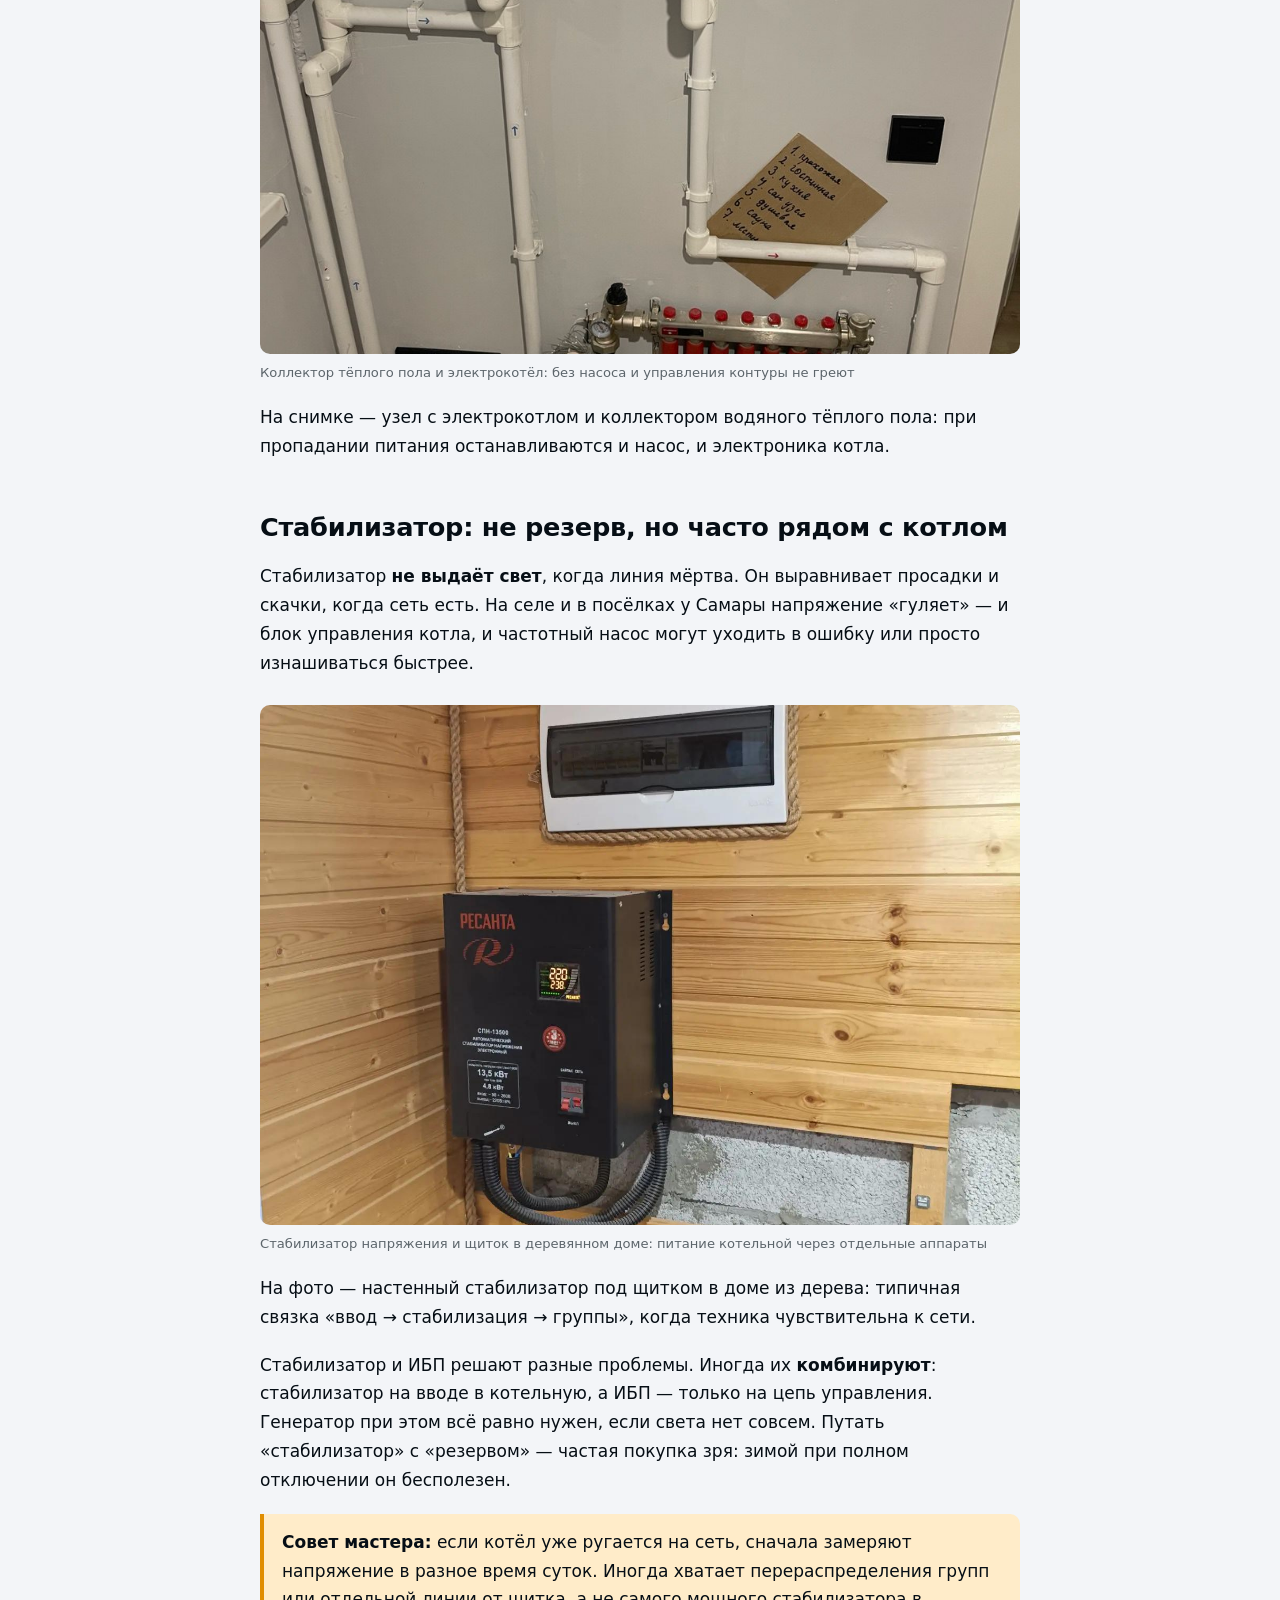
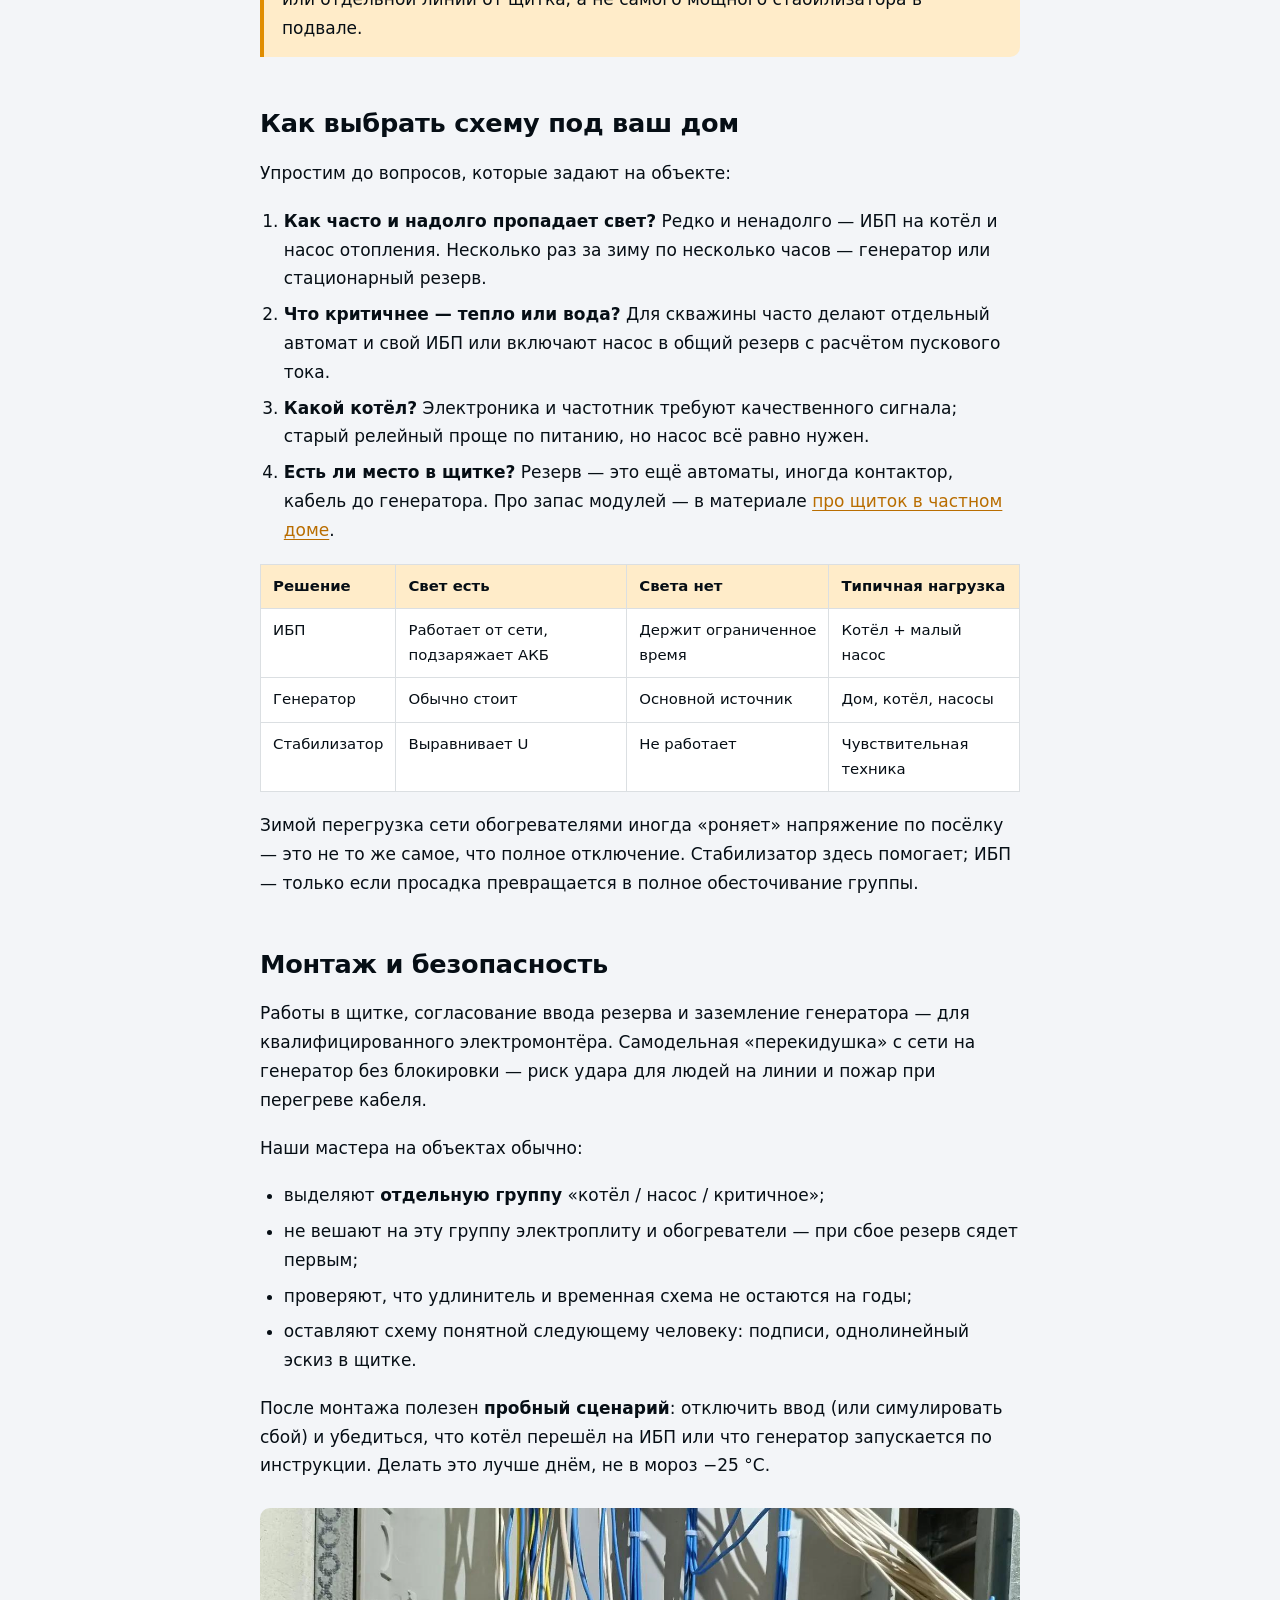
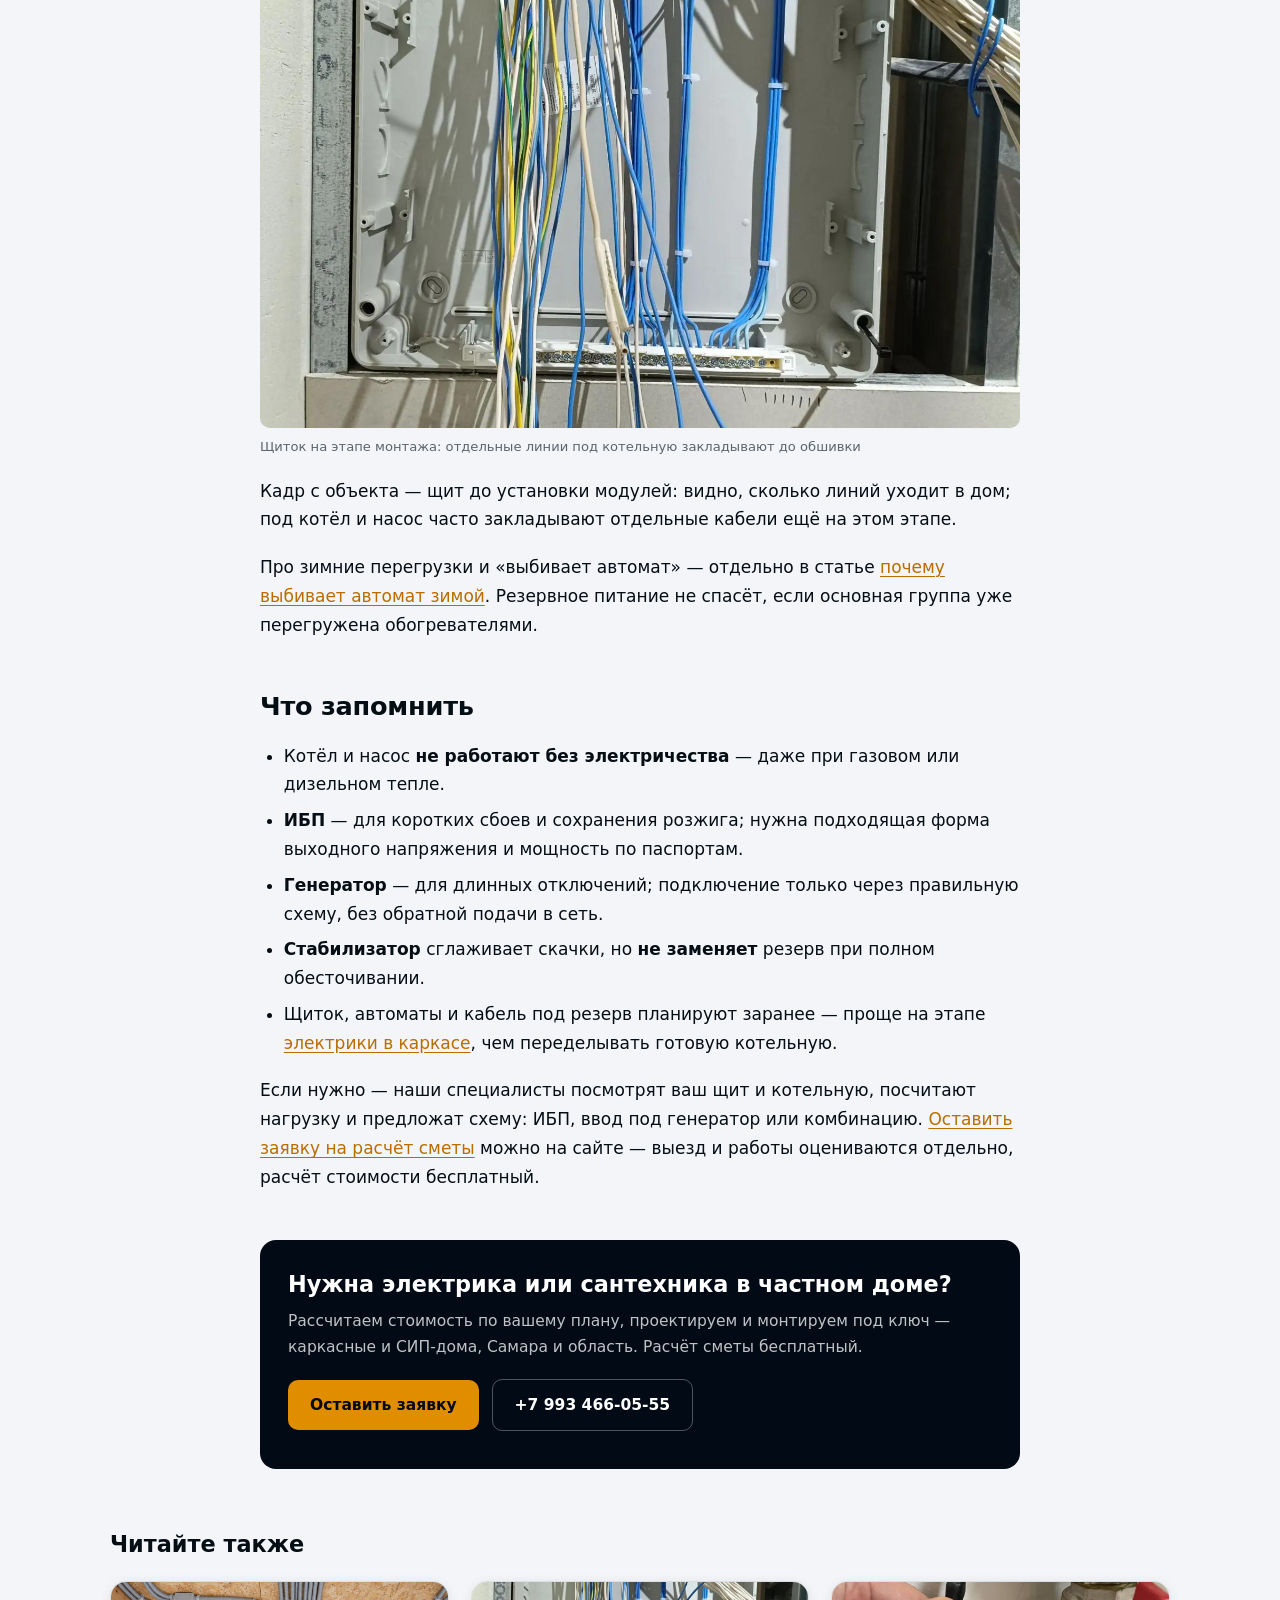
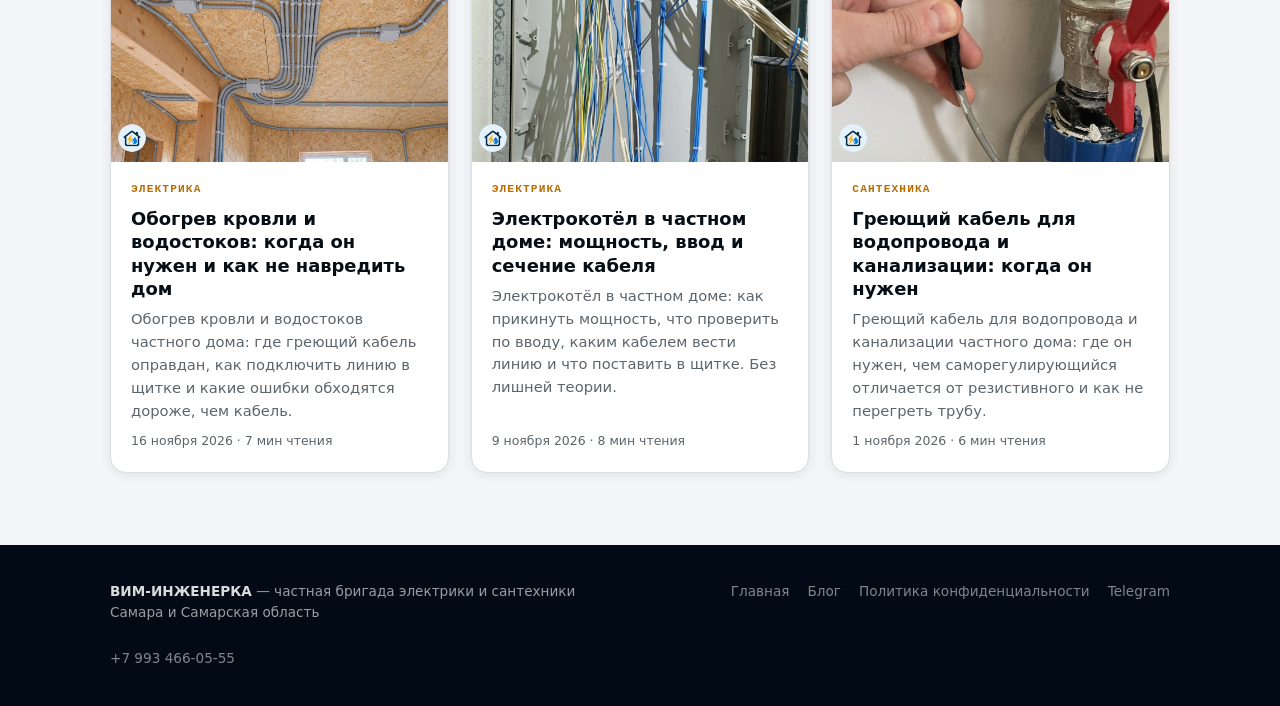
<file: blog/rezervnoe-pitanie-kotla-nasos-ibp-generator/index.html>
<!doctype html>
<html lang="ru">
<head>
<script>
(function(m,e,t,r,i,k,a){m[i]=m[i]||function(){(m[i].a=m[i].a||[]).push(arguments)};m[i].l=1*new Date();
for(var j=0;j<document.scripts.length;j++){if(document.scripts[j].src===r){return;}}
k=e.createElement(t),a=e.getElementsByTagName(t)[0],k.async=1,k.src=r,a.parentNode.insertBefore(k,a)})
(window,document,'script','https://mc.yandex.ru/metrika/tag.js?id=112788163','ym');
ym(112788163,'init',{clickmap:true,trackLinks:true,accurateTrackBounce:true});
</script>
<noscript><div><img src="https://mc.yandex.ru/watch/112788163" style="position:absolute;left:-9999px;" alt=""></div></noscript>
<meta charset="UTF-8">
<meta name="viewport" content="width=device-width, initial-scale=1.0">
<title>Резервное питание для котла и насоса: ИБП, генератор и стабилизатор</title>
<meta name="description" content="Чем отличаются ИБП, генератор и стабилизатор для котла и насоса в частном доме: что держит отопление при отключении света и как не сжечь электронику.">
<link rel="canonical" href="https://electric.vim-scrum.ru/blog/rezervnoe-pitanie-kotla-nasos-ibp-generator/">
<link rel="icon" href="/favicon.ico" sizes="any">
<link rel="icon" type="image/png" sizes="32x32" href="/assets/brand/favicon-32.png">
<link rel="apple-touch-icon" href="/assets/brand/apple-touch-icon.png">
<link rel="alternate" type="application/rss+xml" title="ВИМ-ИНЖЕНЕРКА — блог" href="https://electric.vim-scrum.ru/blog/rss.xml">
<meta name="robots" content="index, follow, max-image-preview:large">
<meta name="theme-color" content="#00243d">
<meta property="og:site_name" content="ВИМ-ИНЖЕНЕРКА">
<meta property="og:locale" content="ru_RU">
<meta property="og:type" content="article">
<meta property="og:title" content="Резервное питание для котла и насоса: ИБП, генератор и стабилизатор">
<meta property="og:description" content="Чем отличаются ИБП, генератор и стабилизатор для котла и насоса в частном доме: что держит отопление при отключении света и как не сжечь электронику.">
<meta property="og:url" content="https://electric.vim-scrum.ru/blog/rezervnoe-pitanie-kotla-nasos-ibp-generator/">
<meta property="og:image" content="https://electric.vim-scrum.ru/assets/covers/rezervnoe-pitanie-kotla-nasos-ibp-generator.jpg">
<meta name="twitter:card" content="summary_large_image">
<meta name="twitter:title" content="Резервное питание для котла и насоса: ИБП, генератор и стабилизатор">
<meta name="twitter:description" content="Чем отличаются ИБП, генератор и стабилизатор для котла и насоса в частном доме: что держит отопление при отключении света и как не сжечь электронику.">
<meta name="twitter:image" content="https://electric.vim-scrum.ru/assets/covers/rezervnoe-pitanie-kotla-nasos-ibp-generator.jpg">
<link rel="stylesheet" href="/assets/blog.css">
<script type="application/ld+json">{"@context": "https://schema.org", "@type": "Article", "headline": "Резервное питание для котла и насоса: ИБП, генератор и стабилизатор", "description": "Чем отличаются ИБП, генератор и стабилизатор для котла и насоса в частном доме: что держит отопление при отключении света и как не сжечь электронику.", "datePublished": "2026-11-02", "dateModified": "2026-11-02", "image": "https://electric.vim-scrum.ru/assets/covers/rezervnoe-pitanie-kotla-nasos-ibp-generator.jpg", "mainEntityOfPage": "https://electric.vim-scrum.ru/blog/rezervnoe-pitanie-kotla-nasos-ibp-generator/", "inLanguage": "ru", "author": {"@type": "Organization", "name": "ВИМ-ИНЖЕНЕРКА", "url": "https://electric.vim-scrum.ru"}, "publisher": {"@type": "Organization", "name": "ВИМ-ИНЖЕНЕРКА", "logo": {"@type": "ImageObject", "url": "https://electric.vim-scrum.ru/assets/brand/logo.png"}}}</script>
<script type="application/ld+json">{"@context": "https://schema.org", "@type": "BreadcrumbList", "itemListElement": [{"@type": "ListItem", "position": 1, "name": "Главная", "item": "https://electric.vim-scrum.ru/"}, {"@type": "ListItem", "position": 2, "name": "Блог", "item": "https://electric.vim-scrum.ru/blog/"}, {"@type": "ListItem", "position": 3, "name": "Резервное питание для котла и насоса: ИБП, генератор и стабилизатор", "item": "https://electric.vim-scrum.ru/blog/rezervnoe-pitanie-kotla-nasos-ibp-generator/"}]}</script>

</head>
<body>
<header class="site-header">
  <div class="header-inner">
    <a href="/" class="brand"><img src="/assets/brand/logo.png" alt="ВИМ-ИНЖЕНЕРКА" width="36" height="36">
      <span class="header-brand"><span class="brand-name">ВИМ-ИНЖЕНЕРКА</span><span class="brand-sub">Частная бригада</span><span class="brand-tagline">Электрика и сантехника · Самара</span></span></a>
    <nav class="header-nav" aria-label="Основное меню">
      <a href="/#services">Услуги</a>
      <a href="/#portfolio">Портфолио</a>
      <a href="/blog/" class="nav-blog">Блог</a>
      <a href="/domovoy/">Домовой</a>
    </nav>
    <div class="header-actions">
      <a class="header-phone" href="mailto:i.modelirovanie@yandex.ru">i.modelirovanie@yandex.ru<span>Написать на почту</span></a>
      <button class="menu-toggle" id="menu-toggle" aria-label="Открыть меню" aria-expanded="false"><span></span><span></span><span></span></button>
    </div>
  </div>
  <nav class="mobile-nav-panel" id="mobile-nav-panel">
    <a href="/#services">Услуги</a>
    <a href="/#process">Как работаем</a>
    <a href="/#portfolio">Портфолио</a>
    <a href="/#geography">География</a>
    <a href="/#faq">FAQ</a>
    <a href="/blog/" class="nav-blog">Блог</a>
    <a href="/domovoy/">Домовой</a>
    <a href="tel:+79934660555">+7 993 466-05-55</a>
  </nav>
  <script>
  (function(){var t=document.getElementById('menu-toggle'),p=document.getElementById('mobile-nav-panel');
  t.addEventListener('click',function(){var o=p.classList.toggle('open');t.classList.toggle('open',o);t.setAttribute('aria-expanded',o);});
  p.querySelectorAll('a').forEach(function(a){a.addEventListener('click',function(){p.classList.remove('open');t.classList.remove('open');});});})();
  </script>
</header>
<main class="wrap">
<nav class="crumbs" aria-label="Хлебные крошки"><a href="/">Главная</a> / <a href="/blog/">Блог</a></nav>
<article class="post">
  <header>
    <span class="tag">Электрика</span>
    <h1>Резервное питание для котла и насоса: ИБП, генератор и стабилизатор</h1>
    <p class="meta">2 ноября 2026 · 7 мин чтения · Мастер бригады ВИМ-ИНЖЕНЕРКА</p>
  </header>
  <div class="post-body">
<p>Свет погас на полчаса — и в доме уже холоднее у пола. Газовый или дизельный котёл часто не «греет сам по себе»: ему нужны розжиг, насос циркуляции, иногда второй контур и управление. Насос скважины или станции без электричества тоже молчит. В Самаре и области зимой такие паузы случаются: линия, подстанция, ремонт на селе. Резервное питание не заменяет нормальный ввод, но даёт время: дом не остывает за один короткий сбой, трубы не успевают замёрзнуть, санузел не остаётся без воды.</p>
<p>Разберём три разных инструмента — ИБП (источник бесперебойного питания), бензиновый или дизельный генератор и стабилизатор напряжения. Это не взаимозаменяемые «коробки»: у каждого своя задача. Плюс типичные ошибки, когда котёл подключают «как розетку», а потом удивляются, что электроника не пережила скачок.</p>
<h2>Почему котёл и насос «садятся» без света</h2>
<p>Современный котёл — это не только горелка. Электронный блок управления, вентилятор дымоудаления, насос отопления, реле, датчики давления и температуры — всё это потребляет ток постоянно, пока система в работе. У части моделей при пропадании сети розжиг не повторяется сам, пока не вернётся питание и не отработает защита.</p>
<p>Насос отопления качает теплоноситель по контурам. Без него в длинных магистралях и в тёплом полу вода может перестать циркулировать: одни зоны остынут быстрее других. Для деревянного и каркасного дома важнее не «комфорт в гостиной», а то, что замерзающий контур бьёт по отделке и фурнитуре.</p>
<p>Отдельная линия — насос водоснабжения: скважина, станция повышения давления, дренаж. Их мощность часто выше, чем у блока котла, зато без воды дом живёт считанные часы, а не сутки.</p>
<blockquote class="callout"><p><strong>Совет мастера:</strong> перед покупкой ИБП или генератора сфотографируйте шильдик котла и насосов и выпишите мощность с паспортов. «На глаз» часто берут запас в три раза — и переплачивают за генератор, который никогда не включат на полную.</p></blockquote>
<h2>ИБП: короткие отключения и чувствительная электроника</h2>
<p>ИБП держит нагрузку минуты или, у тяжёлых стоек, до пары часов — в зависимости от ёмкости аккумуляторов и того, сколько ватт реально тянет котёл с насосами. Его сильная сторона — мгновенное переключение: плата котла не «видит» провала, розжиг не сбивается.</p>
<p>Для котла обычно нужен ИБП с <strong>чистой синусоидой</strong> на выходе (online или line-interactive с качественным инвертором). «Для компьютера» с упрощённой формой сигнала иногда не любят блоки управления и частотные насосы — поведение непредсказуемое, смотрите рекомендации производителя котла.</p>
<div class="table-wrap"><table><thead><tr><th>Задача</th><th>ИБП подходит?</th></tr></thead><tbody><tr><td>Сбой на 5–30 минут, сохранить розжиг и насос</td><td>Да, при правильной мощности</td></tr><tr><td>Ночь без света на даче</td><td>Обычно нет, нужен генератор или запас топлива</td></tr><tr><td>Только реле и один насос</td><td>Иногда хватит меньшей модели</td></tr><tr><td>Скважинный насос 1,5–2,2 кВт</td><td>Отдельный расчёт: пусковой ток большой</td></tr></tbody></table></div>
<p>ИБП ставят в тёплом сухом месте: аккумуляторы на морозе теряют ёмкость, в котельной с сыростью служат хуже. Отдельная линия от щитка — через автомат и, при необходимости, УЗО (устройство защитного отключения). Нельзя «втыкать» котёл в удлинитель через весь дом: при сбое на соседней группе отключится и отопление.</p>
<h2>Генератор: длинные отключения и несколько потребителей</h2>
<p>Переносной или стационарный генератор даёт киловатты на часы и сутки, пока есть топливо. Для дома с электрокотлом или мощной насосной станцией это часто единственный реалистичный вариант на длинный мороз. Минусы: шум, выхлоп, обслуживание, нужно <strong>безопасно</strong> подключить к нагрузке.</p>
<p>Варианты подключения:</p>
<ul><li><strong>Через ATS (автомат ввода резерва)</strong> — правильный путь для постоянной схемы: генератор не «кормит» улицу, сеть и резерв не встречаются.</li><li><strong>Через разъём ввода</strong> — только если схему собрал электромонтёр и есть блокировка от параллельной работы с сетью.</li><li><strong>Удлинитель в розетку котла</strong> — аварийный костыль на свой страх и риск; обратная подача в линию опасна для соседей и ремонтников.</li></ul>
<p>Мощность генератора считают по <strong>сумме</strong> постоянных потребителей плюс пусковые токи насосов. Электрокотёл на десять киловатт и «генератор на три» — несовместимы. Газовый котёл с насосом часто укладывается в скромнее, но цифры — только из паспортов.</p>
<p>Генератор ставят на улице или в отдельном сарае с выводом выхлопа наружу. Кабель — сечением по нагрузке, не «что нашлось в гараже». Заземление и защита — по правилам для временных установок; точные требования лучше уточнять у специалиста на объекте.</p>
<figure><img src="/assets/photos/kollektor-teply-pol.jpg" alt="Коллектор тёплого пола и электрокотёл: без насоса и управления контуры не греют" loading="lazy"><figcaption>Коллектор тёплого пола и электрокотёл: без насоса и управления контуры не греют</figcaption></figure>
<p>На снимке — узел с электрокотлом и коллектором водяного тёплого пола: при пропадании питания останавливаются и насос, и электроника котла.</p>
<h2>Стабилизатор: не резерв, но часто рядом с котлом</h2>
<p>Стабилизатор <strong>не выдаёт свет</strong>, когда линия мёртва. Он выравнивает просадки и скачки, когда сеть есть. На селе и в посёлках у Самары напряжение «гуляет» — и блок управления котла, и частотный насос могут уходить в ошибку или просто изнашиваться быстрее.</p>
<figure><img src="/assets/photos/stabilizator-dom.jpg" alt="Стабилизатор напряжения и щиток в деревянном доме: питание котельной через отдельные аппараты" loading="lazy"><figcaption>Стабилизатор напряжения и щиток в деревянном доме: питание котельной через отдельные аппараты</figcaption></figure>
<p>На фото — настенный стабилизатор под щитком в доме из дерева: типичная связка «ввод → стабилизация → группы», когда техника чувствительна к сети.</p>
<p>Стабилизатор и ИБП решают разные проблемы. Иногда их <strong>комбинируют</strong>: стабилизатор на вводе в котельную, а ИБП — только на цепь управления. Генератор при этом всё равно нужен, если света нет совсем. Путать «стабилизатор» с «резервом» — частая покупка зря: зимой при полном отключении он бесполезен.</p>
<blockquote class="callout"><p><strong>Совет мастера:</strong> если котёл уже ругается на сеть, сначала замеряют напряжение в разное время суток. Иногда хватает перераспределения групп или отдельной линии от щитка, а не самого мощного стабилизатора в подвале.</p></blockquote>
<h2>Как выбрать схему под ваш дом</h2>
<p>Упростим до вопросов, которые задают на объекте:</p>
<ol><li><strong>Как часто и надолго пропадает свет?</strong> Редко и ненадолго — ИБП на котёл и насос отопления. Несколько раз за зиму по несколько часов — генератор или стационарный резерв.</li><li><strong>Что критичнее — тепло или вода?</strong> Для скважины часто делают отдельный автомат и свой ИБП или включают насос в общий резерв с расчётом пускового тока.</li><li><strong>Какой котёл?</strong> Электроника и частотник требуют качественного сигнала; старый релейный проще по питанию, но насос всё равно нужен.</li><li><strong>Есть ли место в щитке?</strong> Резерв — это ещё автоматы, иногда контактор, кабель до генератора. Про запас модулей — в материале <a href="/blog/shchitok-v-chastnom-dome/">про щиток в частном доме</a>.</li></ol>
<div class="table-wrap"><table><thead><tr><th>Решение</th><th>Свет есть</th><th>Света нет</th><th>Типичная нагрузка</th></tr></thead><tbody><tr><td>ИБП</td><td>Работает от сети, подзаряжает АКБ</td><td>Держит ограниченное время</td><td>Котёл + малый насос</td></tr><tr><td>Генератор</td><td>Обычно стоит</td><td>Основной источник</td><td>Дом, котёл, насосы</td></tr><tr><td>Стабилизатор</td><td>Выравнивает U</td><td>Не работает</td><td>Чувствительная техника</td></tr></tbody></table></div>
<p>Зимой перегрузка сети обогревателями иногда «роняет» напряжение по посёлку — это не то же самое, что полное отключение. Стабилизатор здесь помогает; ИБП — только если просадка превращается в полное обесточивание группы.</p>
<h2>Монтаж и безопасность</h2>
<p>Работы в щитке, согласование ввода резерва и заземление генератора — для квалифицированного электромонтёра. Самодельная «перекидушка» с сети на генератор без блокировки — риск удара для людей на линии и пожар при перегреве кабеля.</p>
<p>Наши мастера на объектах обычно:</p>
<ul><li>выделяют <strong>отдельную группу</strong> «котёл / насос / критичное»;</li><li>не вешают на эту группу электроплиту и обогреватели — при сбое резерв сядет первым;</li><li>проверяют, что удлинитель и временная схема не остаются на годы;</li><li>оставляют схему понятной следующему человеку: подписи, однолинейный эскиз в щитке.</li></ul>
<p>После монтажа полезен <strong>пробный сценарий</strong>: отключить ввод (или симулировать сбой) и убедиться, что котёл перешёл на ИБП или что генератор запускается по инструкции. Делать это лучше днём, не в мороз −25 °C.</p>
<figure><img src="/assets/photos/shchitok-montazh.jpg" alt="Щиток на этапе монтажа: отдельные линии под котельную закладывают до обшивки" loading="lazy"><figcaption>Щиток на этапе монтажа: отдельные линии под котельную закладывают до обшивки</figcaption></figure>
<p>Кадр с объекта — щит до установки модулей: видно, сколько линий уходит в дом; под котёл и насос часто закладывают отдельные кабели ещё на этом этапе.</p>
<p>Про зимние перегрузки и «выбивает автомат» — отдельно в статье <a href="/blog/vybivaet-avtomat-zimoj/">почему выбивает автомат зимой</a>. Резервное питание не спасёт, если основная группа уже перегружена обогревателями.</p>
<h2>Что запомнить</h2>
<ul><li>Котёл и насос <strong>не работают без электричества</strong> — даже при газовом или дизельном тепле.</li><li><strong>ИБП</strong> — для коротких сбоев и сохранения розжига; нужна подходящая форма выходного напряжения и мощность по паспортам.</li><li><strong>Генератор</strong> — для длинных отключений; подключение только через правильную схему, без обратной подачи в сеть.</li><li><strong>Стабилизатор</strong> сглаживает скачки, но <strong>не заменяет</strong> резерв при полном обесточивании.</li><li>Щиток, автоматы и кабель под резерв планируют заранее — проще на этапе <a href="/blog/oshibki-elektriki-karkasnyj-sip-dom/">электрики в каркасе</a>, чем переделывать готовую котельную.</li></ul>
<p>Если нужно — наши специалисты посмотрят ваш щит и котельную, посчитают нагрузку и предложат схему: ИБП, ввод под генератор или комбинацию. <a href="/#final-cta">Оставить заявку на расчёт сметы</a> можно на сайте — выезд и работы оцениваются отдельно, расчёт стоимости бесплатный.</p>
  </div>
  <aside class="cta-box">
  <h2>Нужна электрика или сантехника в частном доме?</h2>
  <p>Рассчитаем стоимость по вашему плану, проектируем и монтируем под ключ — каркасные и СИП-дома, Самара и область. Расчёт сметы бесплатный.</p>
  <p><a class="btn" href="/#final-cta">Оставить заявку</a> <a class="btn btn-ghost" href="tel:+79934660555">+7 993 466-05-55</a></p>
</aside>
</article>
<section class="more"><h2>Читайте также</h2><div class="grid"><a class="card" href="/blog/obogrev-krovli-vodostokov/">
  <img src="/assets/covers/obogrev-krovli-vodostokov.jpg" alt="" loading="lazy">
  <div class="card-body"><span class="tag">Электрика</span>
    <h3>Обогрев кровли и водостоков: когда он нужен и как не навредить дом</h3>
    <p>Обогрев кровли и водостоков частного дома: где греющий кабель оправдан, как подключить линию в щитке и какие ошибки обходятся дороже, чем кабель.</p>
    <small>16 ноября 2026 · 7 мин чтения</small></div>
</a><a class="card" href="/blog/elektrokotel-chastnyj-dom-moshchnost-vvod/">
  <img src="/assets/covers/elektrokotel-chastnyj-dom-moshchnost-vvod.jpg" alt="" loading="lazy">
  <div class="card-body"><span class="tag">Электрика</span>
    <h3>Электрокотёл в частном доме: мощность, ввод и сечение кабеля</h3>
    <p>Электрокотёл в частном доме: как прикинуть мощность, что проверить по вводу, каким кабелем вести линию и что поставить в щитке. Без лишней теории.</p>
    <small>9 ноября 2026 · 8 мин чтения</small></div>
</a><a class="card" href="/blog/greyushchij-kabel-vodoprovod-kanalizatsiya/">
  <img src="/assets/covers/greyushchij-kabel-vodoprovod-kanalizatsiya.jpg" alt="" loading="lazy">
  <div class="card-body"><span class="tag">Сантехника</span>
    <h3>Греющий кабель для водопровода и канализации: когда он нужен</h3>
    <p>Греющий кабель для водопровода и канализации частного дома: где он нужен, чем саморегулирующийся отличается от резистивного и как не перегреть трубу.</p>
    <small>1 ноября 2026 · 6 мин чтения</small></div>
</a></div></section>
</main>
<footer class="site-footer">
  <div class="wrap footer-inner">
    <div><b>ВИМ-ИНЖЕНЕРКА</b> — частная бригада электрики и сантехники<br>Самара и Самарская область</div>
    <div class="footer-links">
      <a href="/">Главная</a><a href="/blog/">Блог</a><a href="/privacy-policy.html">Политика конфиденциальности</a>
      <a href="https://t.me/i_modelirovanie" target="_blank" rel="noopener">Telegram</a>
    </div>
    <div><a href="tel:+79934660555">+7 993 466-05-55</a></div>
  </div>
</footer>
</body>
</html>
</file>
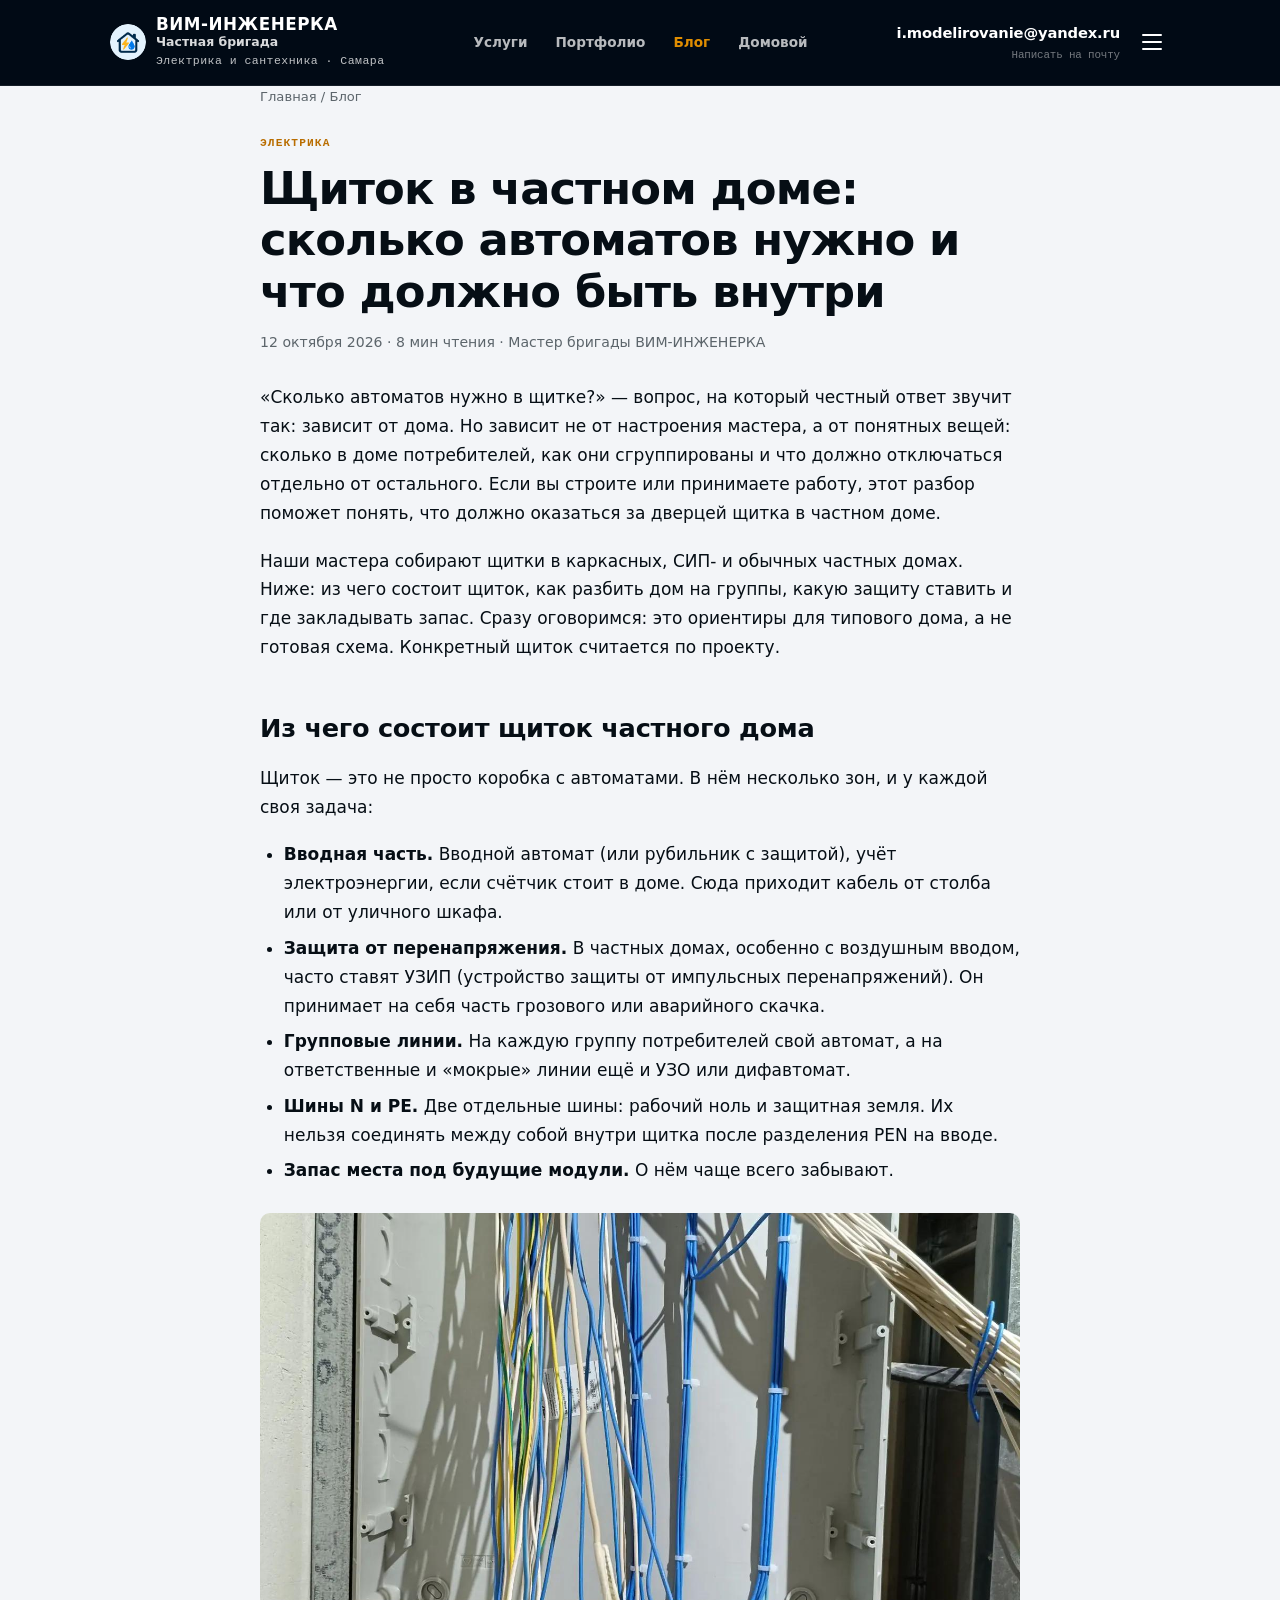
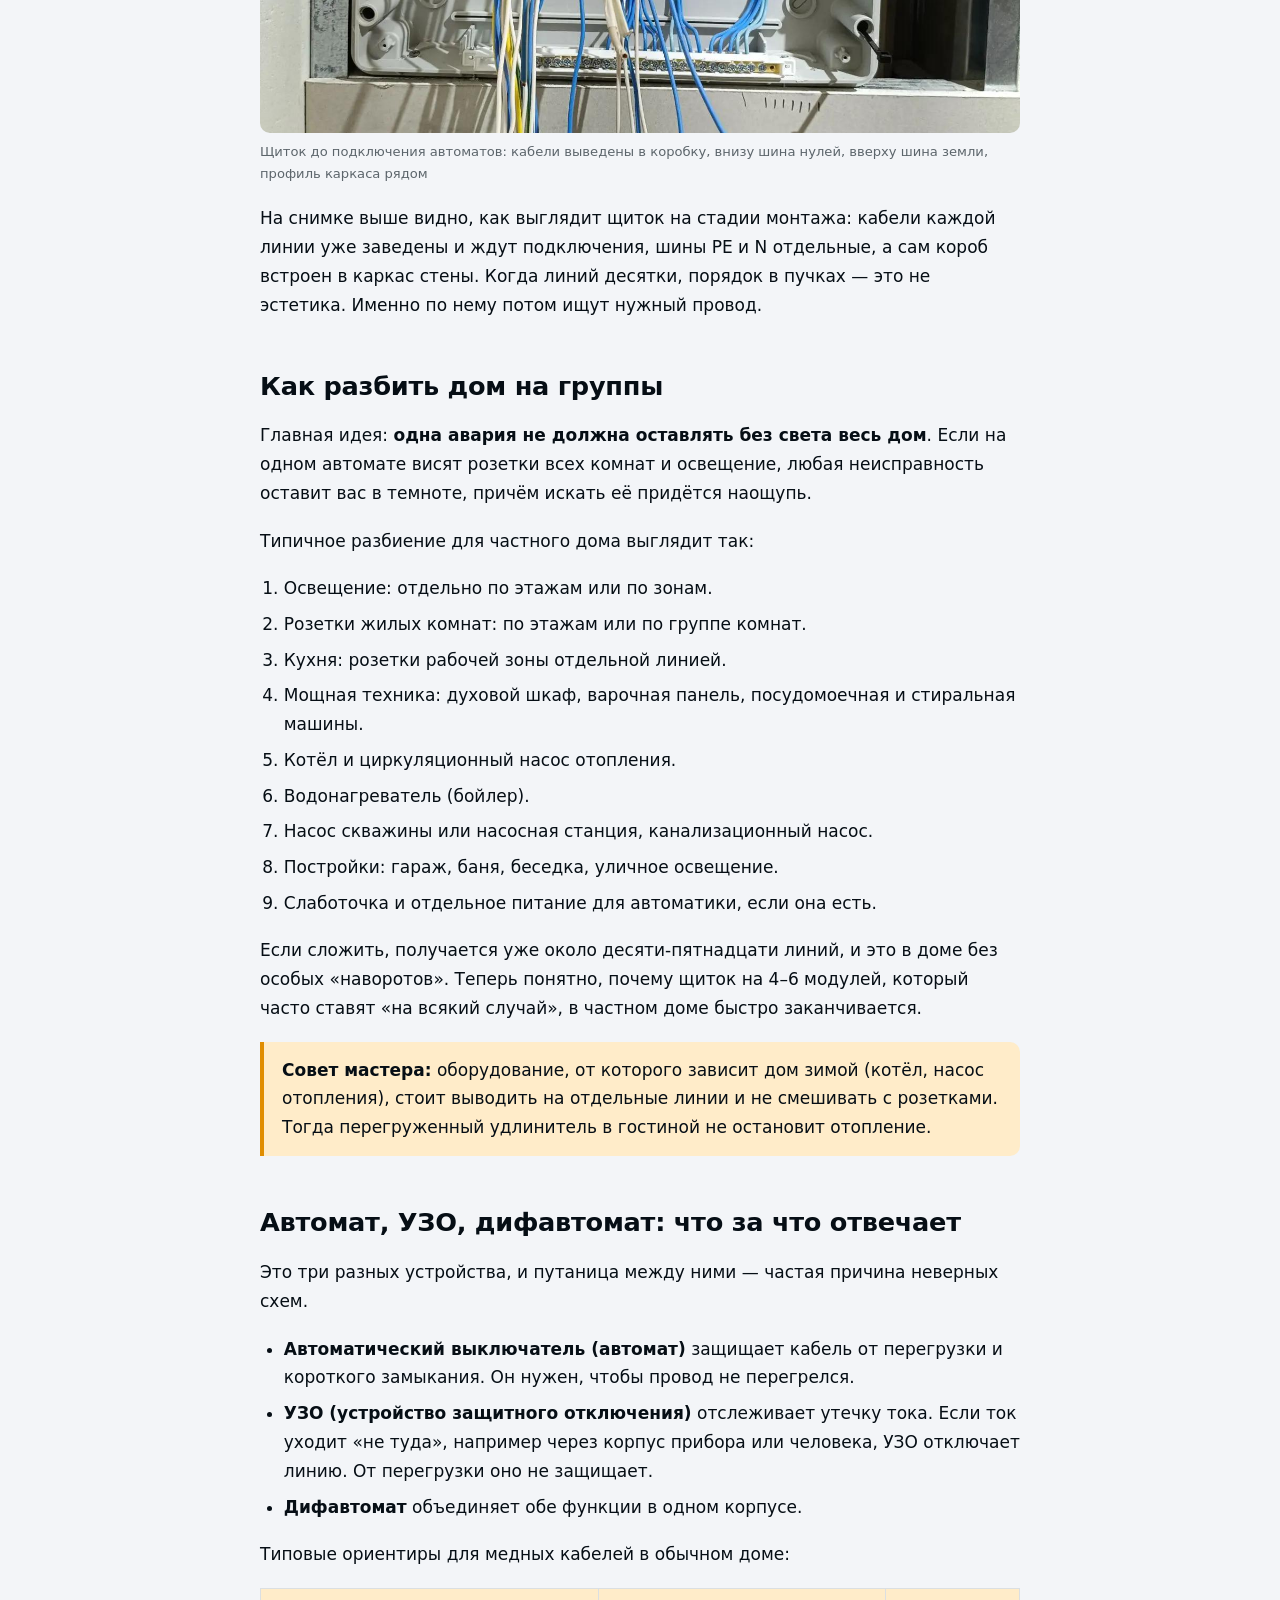
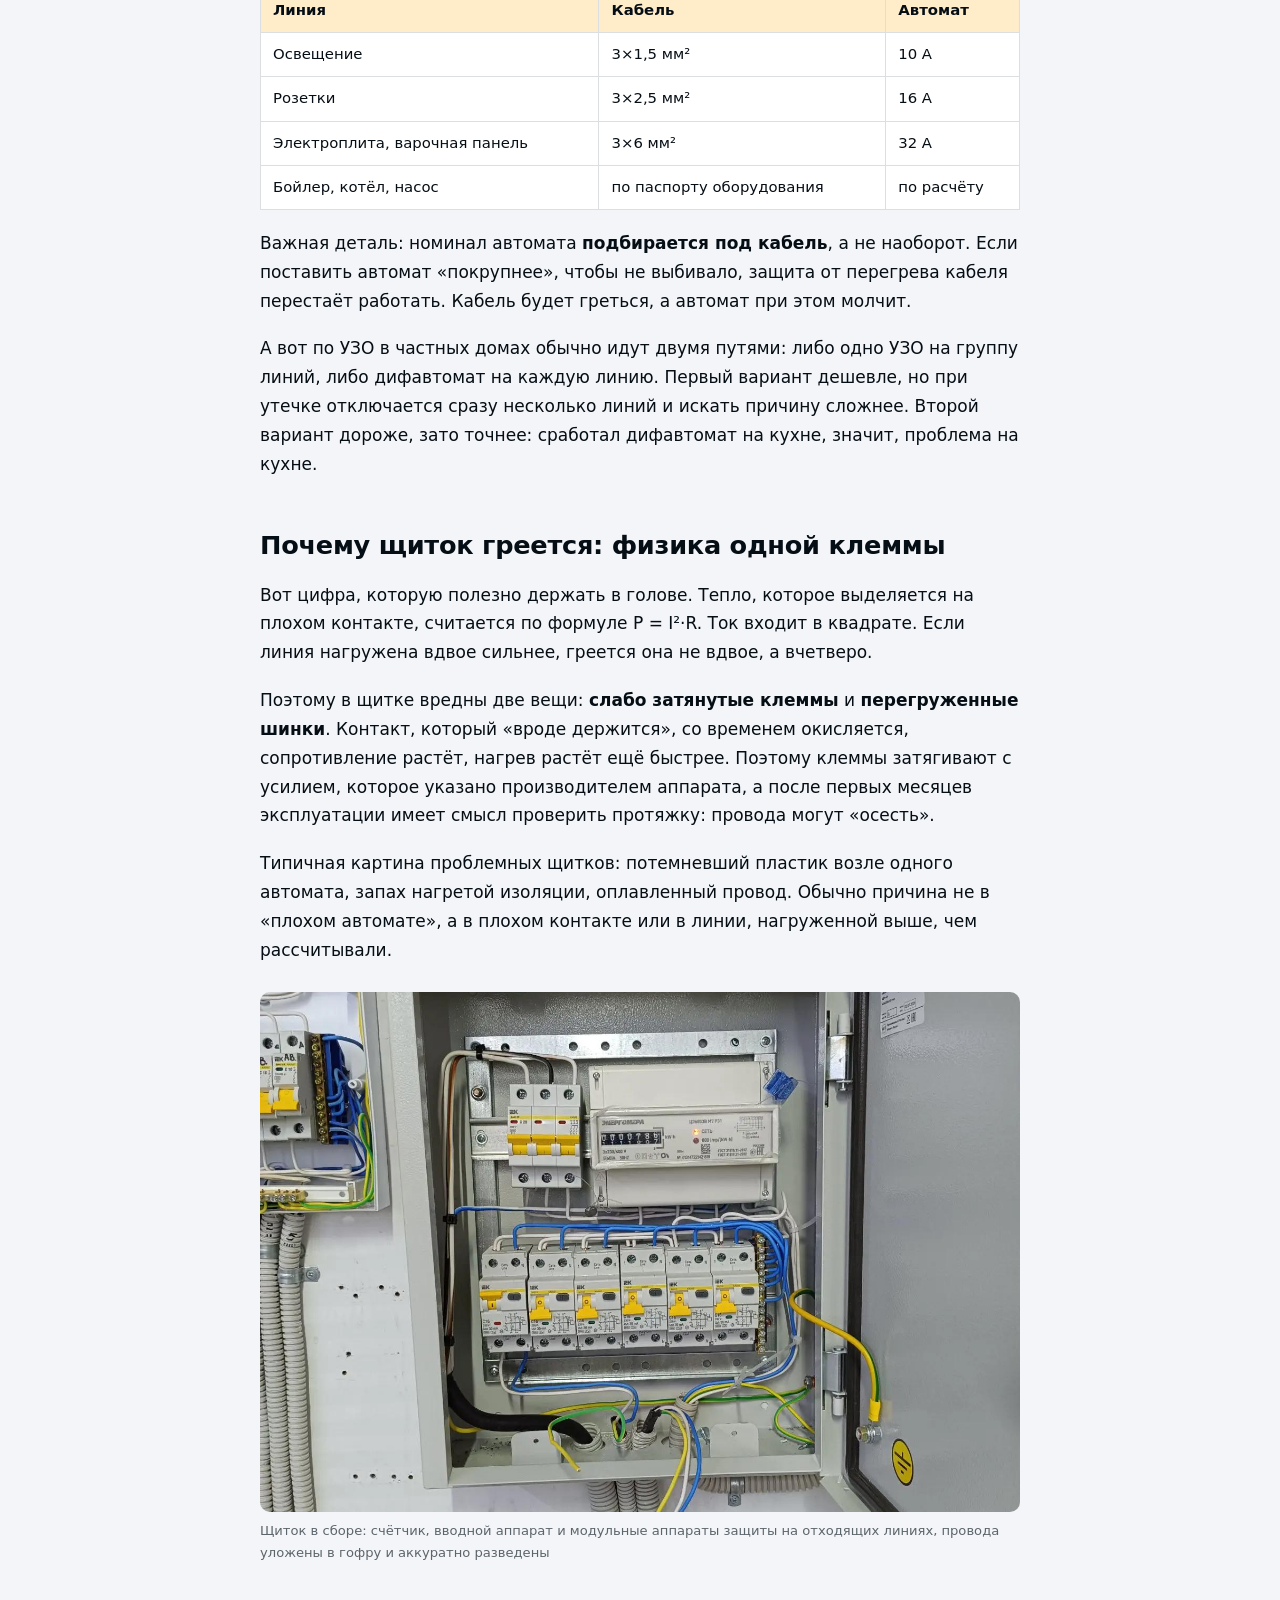
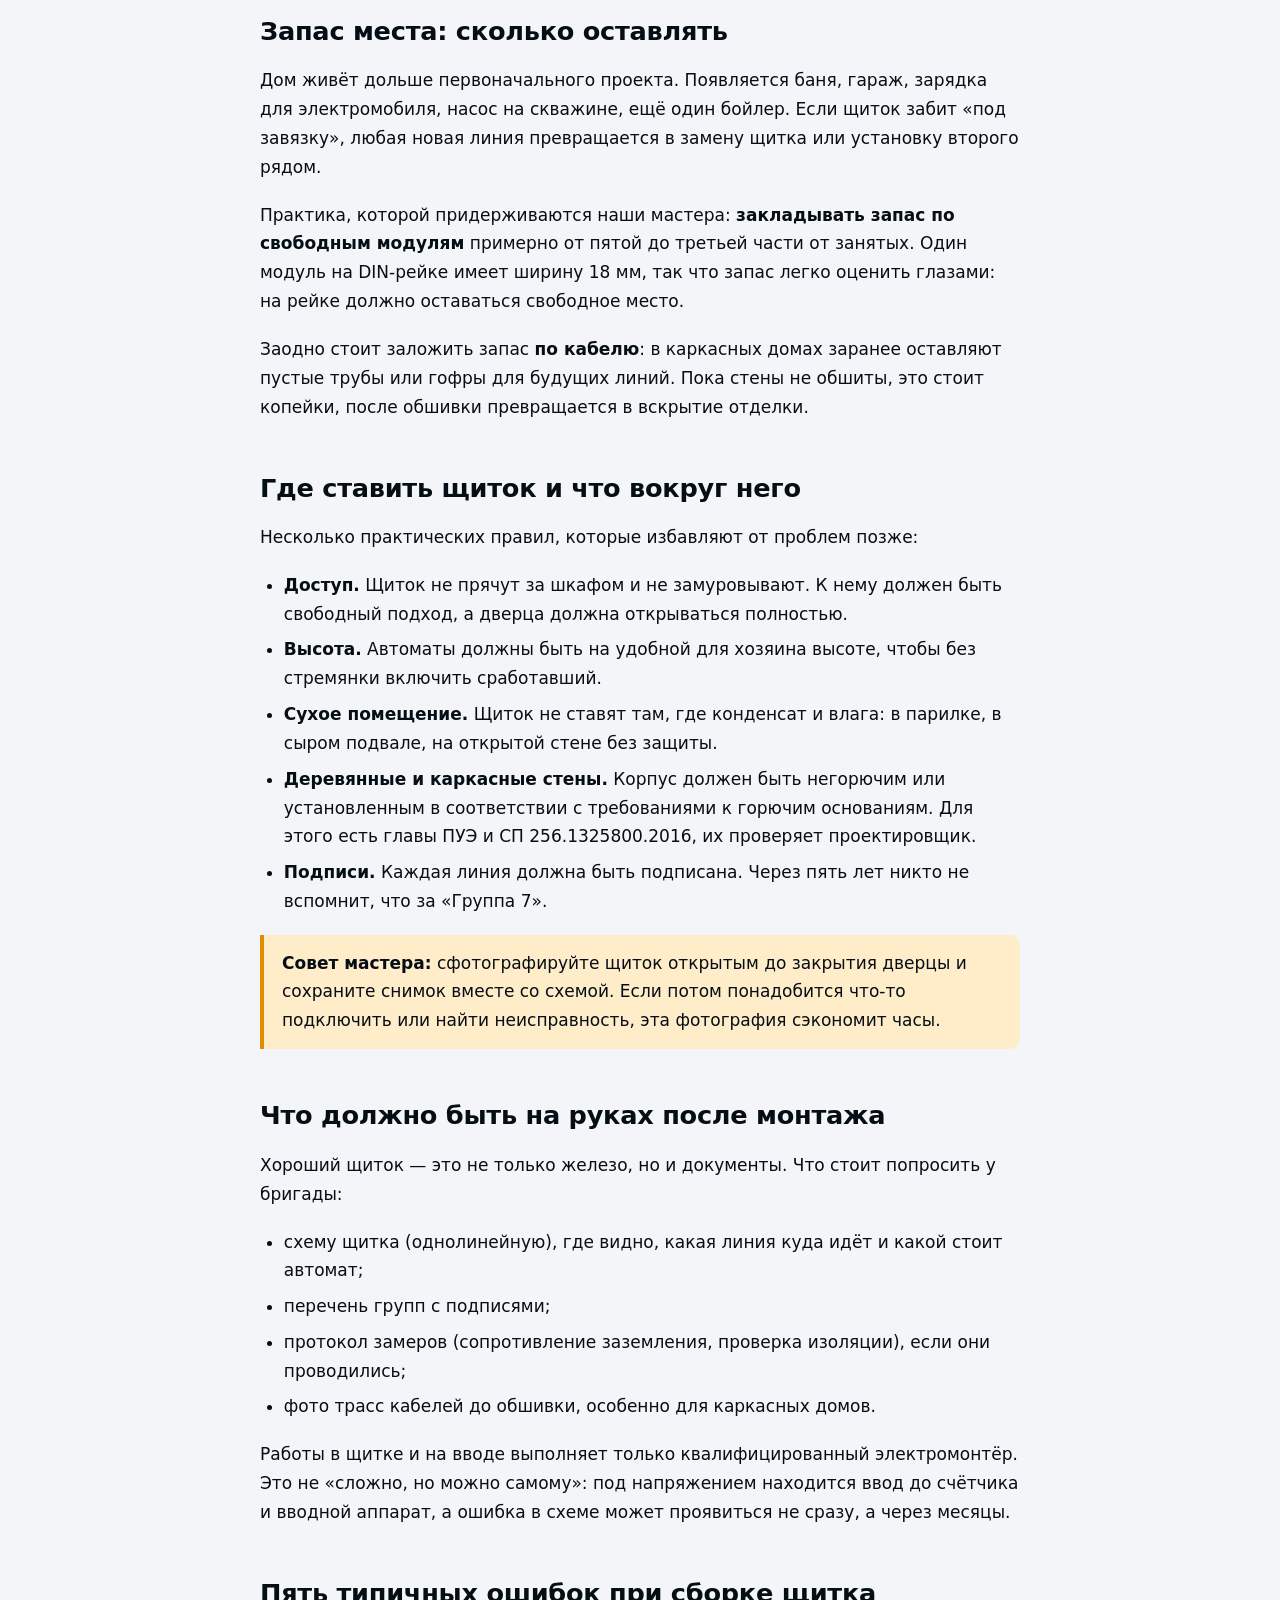
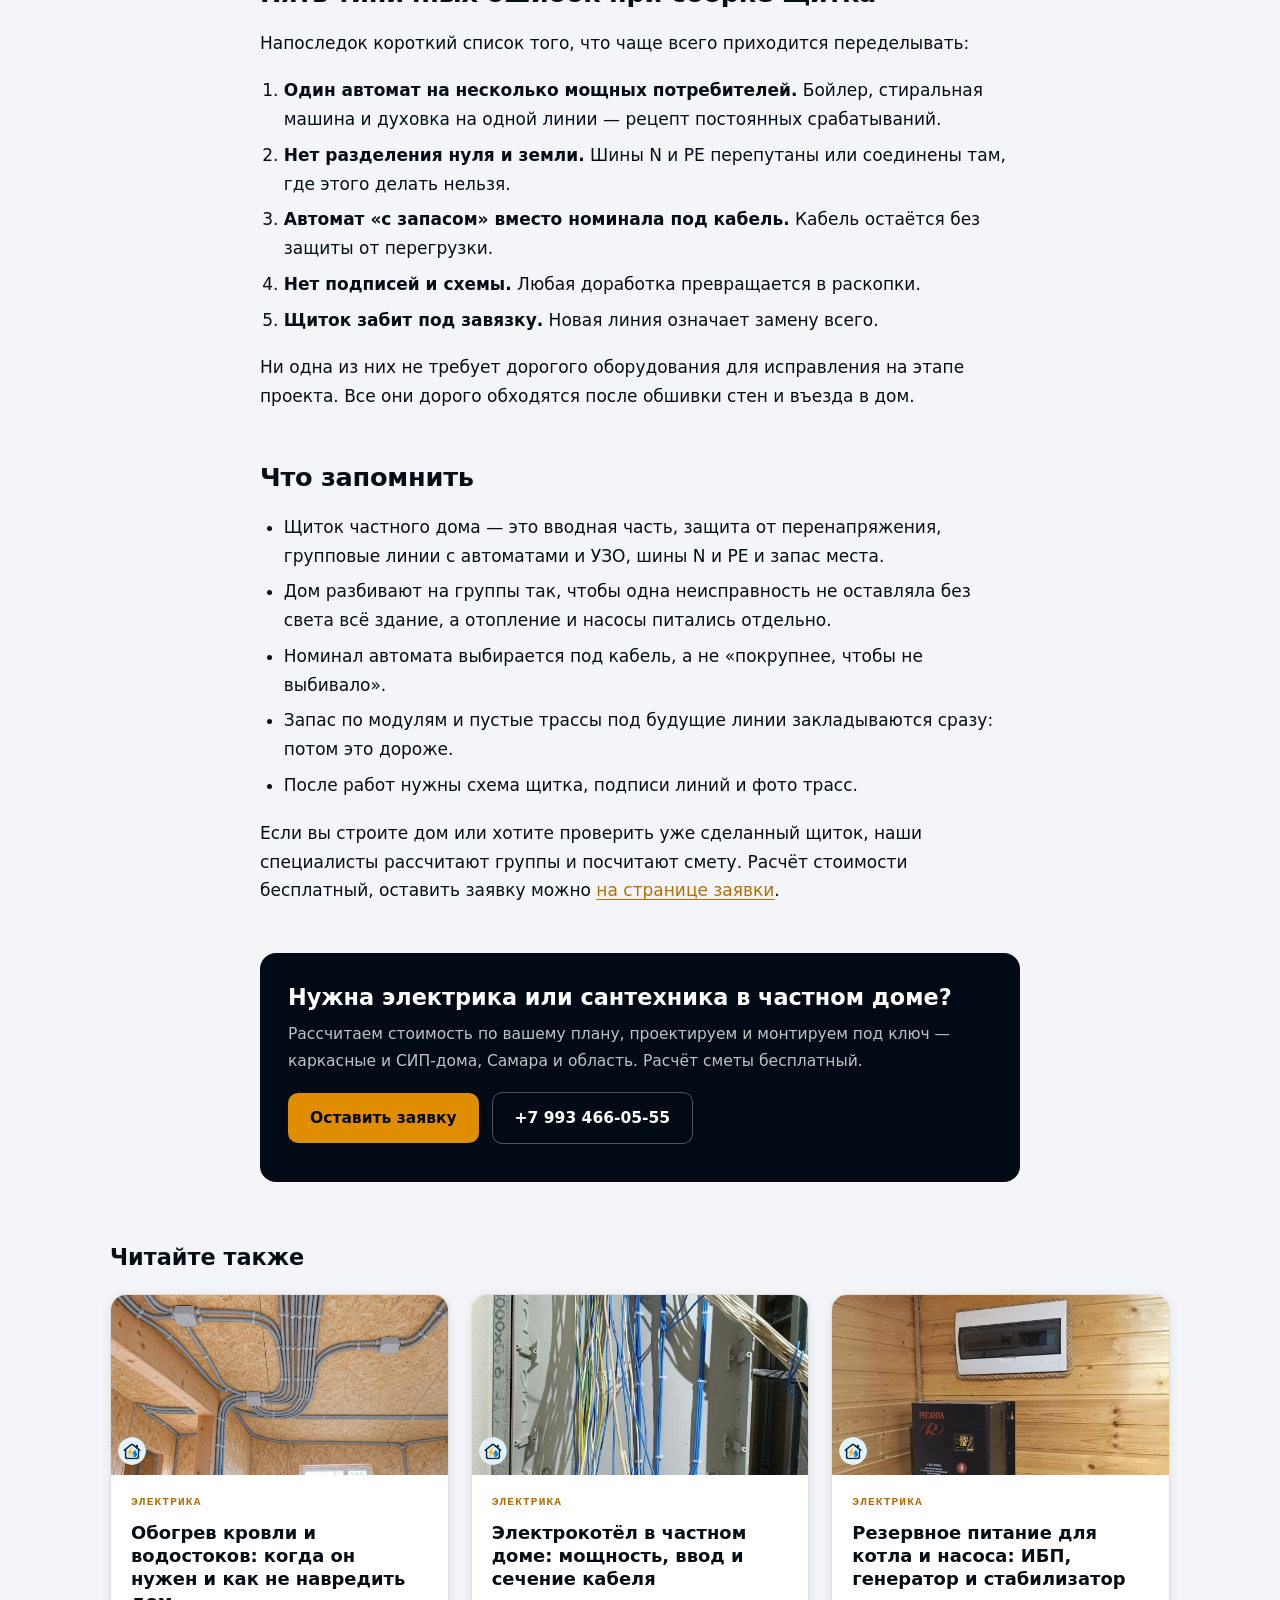
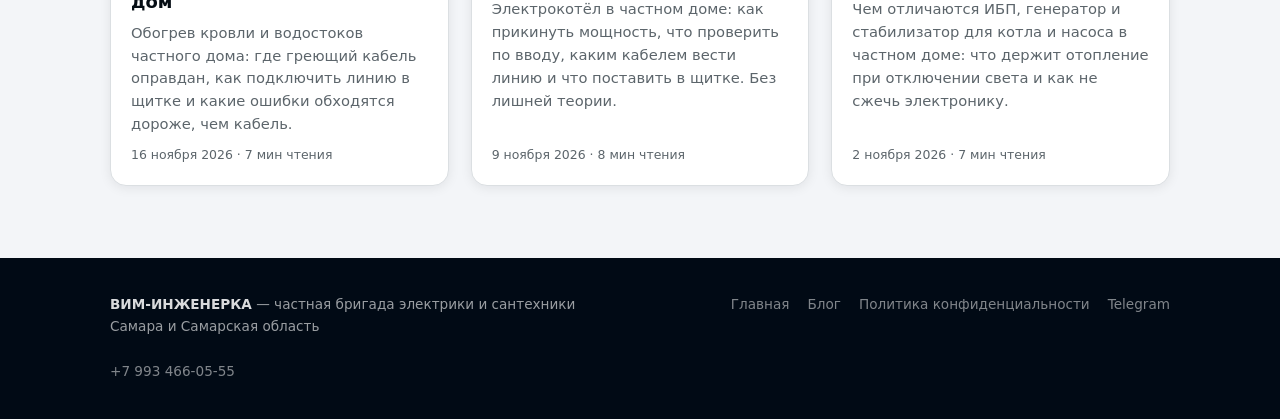
<file: blog/shchitok-v-chastnom-dome/index.html>
<!doctype html>
<html lang="ru">
<head>
<script>
(function(m,e,t,r,i,k,a){m[i]=m[i]||function(){(m[i].a=m[i].a||[]).push(arguments)};m[i].l=1*new Date();
for(var j=0;j<document.scripts.length;j++){if(document.scripts[j].src===r){return;}}
k=e.createElement(t),a=e.getElementsByTagName(t)[0],k.async=1,k.src=r,a.parentNode.insertBefore(k,a)})
(window,document,'script','https://mc.yandex.ru/metrika/tag.js?id=112788163','ym');
ym(112788163,'init',{clickmap:true,trackLinks:true,accurateTrackBounce:true});
</script>
<noscript><div><img src="https://mc.yandex.ru/watch/112788163" style="position:absolute;left:-9999px;" alt=""></div></noscript>
<meta charset="UTF-8">
<meta name="viewport" content="width=device-width, initial-scale=1.0">
<title>Щиток в частном доме: сколько автоматов нужно и что должно быть внутри</title>
<meta name="description" content="Как собрать щиток в частном доме: сколько автоматов и УЗО нужно, как разбить дом на группы, сколько оставить запаса и что проверить перед сдачей.">
<link rel="canonical" href="https://electric.vim-scrum.ru/blog/shchitok-v-chastnom-dome/">
<link rel="icon" href="/favicon.ico" sizes="any">
<link rel="icon" type="image/png" sizes="32x32" href="/assets/brand/favicon-32.png">
<link rel="apple-touch-icon" href="/assets/brand/apple-touch-icon.png">
<link rel="alternate" type="application/rss+xml" title="ВИМ-ИНЖЕНЕРКА — блог" href="https://electric.vim-scrum.ru/blog/rss.xml">
<meta name="robots" content="index, follow, max-image-preview:large">
<meta name="theme-color" content="#00243d">
<meta property="og:site_name" content="ВИМ-ИНЖЕНЕРКА">
<meta property="og:locale" content="ru_RU">
<meta property="og:type" content="article">
<meta property="og:title" content="Щиток в частном доме: сколько автоматов нужно и что должно быть внутри">
<meta property="og:description" content="Как собрать щиток в частном доме: сколько автоматов и УЗО нужно, как разбить дом на группы, сколько оставить запаса и что проверить перед сдачей.">
<meta property="og:url" content="https://electric.vim-scrum.ru/blog/shchitok-v-chastnom-dome/">
<meta property="og:image" content="https://electric.vim-scrum.ru/assets/covers/shchitok-v-chastnom-dome.jpg">
<meta name="twitter:card" content="summary_large_image">
<meta name="twitter:title" content="Щиток в частном доме: сколько автоматов нужно и что должно быть внутри">
<meta name="twitter:description" content="Как собрать щиток в частном доме: сколько автоматов и УЗО нужно, как разбить дом на группы, сколько оставить запаса и что проверить перед сдачей.">
<meta name="twitter:image" content="https://electric.vim-scrum.ru/assets/covers/shchitok-v-chastnom-dome.jpg">
<link rel="stylesheet" href="/assets/blog.css">
<script type="application/ld+json">{"@context": "https://schema.org", "@type": "Article", "headline": "Щиток в частном доме: сколько автоматов нужно и что должно быть внутри", "description": "Как собрать щиток в частном доме: сколько автоматов и УЗО нужно, как разбить дом на группы, сколько оставить запаса и что проверить перед сдачей.", "datePublished": "2026-10-12", "dateModified": "2026-10-12", "image": "https://electric.vim-scrum.ru/assets/covers/shchitok-v-chastnom-dome.jpg", "mainEntityOfPage": "https://electric.vim-scrum.ru/blog/shchitok-v-chastnom-dome/", "inLanguage": "ru", "author": {"@type": "Organization", "name": "ВИМ-ИНЖЕНЕРКА", "url": "https://electric.vim-scrum.ru"}, "publisher": {"@type": "Organization", "name": "ВИМ-ИНЖЕНЕРКА", "logo": {"@type": "ImageObject", "url": "https://electric.vim-scrum.ru/assets/brand/logo.png"}}}</script>
<script type="application/ld+json">{"@context": "https://schema.org", "@type": "BreadcrumbList", "itemListElement": [{"@type": "ListItem", "position": 1, "name": "Главная", "item": "https://electric.vim-scrum.ru/"}, {"@type": "ListItem", "position": 2, "name": "Блог", "item": "https://electric.vim-scrum.ru/blog/"}, {"@type": "ListItem", "position": 3, "name": "Щиток в частном доме: сколько автоматов нужно и что должно быть внутри", "item": "https://electric.vim-scrum.ru/blog/shchitok-v-chastnom-dome/"}]}</script>

</head>
<body>
<header class="site-header">
  <div class="header-inner">
    <a href="/" class="brand"><img src="/assets/brand/logo.png" alt="ВИМ-ИНЖЕНЕРКА" width="36" height="36">
      <span class="header-brand"><span class="brand-name">ВИМ-ИНЖЕНЕРКА</span><span class="brand-sub">Частная бригада</span><span class="brand-tagline">Электрика и сантехника · Самара</span></span></a>
    <nav class="header-nav" aria-label="Основное меню">
      <a href="/#services">Услуги</a>
      <a href="/#portfolio">Портфолио</a>
      <a href="/blog/" class="nav-blog">Блог</a>
      <a href="/domovoy/">Домовой</a>
    </nav>
    <div class="header-actions">
      <a class="header-phone" href="mailto:i.modelirovanie@yandex.ru">i.modelirovanie@yandex.ru<span>Написать на почту</span></a>
      <button class="menu-toggle" id="menu-toggle" aria-label="Открыть меню" aria-expanded="false"><span></span><span></span><span></span></button>
    </div>
  </div>
  <nav class="mobile-nav-panel" id="mobile-nav-panel">
    <a href="/#services">Услуги</a>
    <a href="/#process">Как работаем</a>
    <a href="/#portfolio">Портфолио</a>
    <a href="/#geography">География</a>
    <a href="/#faq">FAQ</a>
    <a href="/blog/" class="nav-blog">Блог</a>
    <a href="/domovoy/">Домовой</a>
    <a href="tel:+79934660555">+7 993 466-05-55</a>
  </nav>
  <script>
  (function(){var t=document.getElementById('menu-toggle'),p=document.getElementById('mobile-nav-panel');
  t.addEventListener('click',function(){var o=p.classList.toggle('open');t.classList.toggle('open',o);t.setAttribute('aria-expanded',o);});
  p.querySelectorAll('a').forEach(function(a){a.addEventListener('click',function(){p.classList.remove('open');t.classList.remove('open');});});})();
  </script>
</header>
<main class="wrap">
<nav class="crumbs" aria-label="Хлебные крошки"><a href="/">Главная</a> / <a href="/blog/">Блог</a></nav>
<article class="post">
  <header>
    <span class="tag">Электрика</span>
    <h1>Щиток в частном доме: сколько автоматов нужно и что должно быть внутри</h1>
    <p class="meta">12 октября 2026 · 8 мин чтения · Мастер бригады ВИМ-ИНЖЕНЕРКА</p>
  </header>
  <div class="post-body">
<p>«Сколько автоматов нужно в щитке?» — вопрос, на который честный ответ звучит так: зависит от дома. Но зависит не от настроения мастера, а от понятных вещей: сколько в доме потребителей, как они сгруппированы и что должно отключаться отдельно от остального. Если вы строите или принимаете работу, этот разбор поможет понять, что должно оказаться за дверцей щитка в частном доме.</p>
<p>Наши мастера собирают щитки в каркасных, СИП- и обычных частных домах. Ниже: из чего состоит щиток, как разбить дом на группы, какую защиту ставить и где закладывать запас. Сразу оговоримся: это ориентиры для типового дома, а не готовая схема. Конкретный щиток считается по проекту.</p>
<h2>Из чего состоит щиток частного дома</h2>
<p>Щиток — это не просто коробка с автоматами. В нём несколько зон, и у каждой своя задача:</p>
<ul><li><strong>Вводная часть.</strong> Вводной автомат (или рубильник с защитой), учёт электроэнергии, если счётчик стоит в доме. Сюда приходит кабель от столба или от уличного шкафа.</li><li><strong>Защита от перенапряжения.</strong> В частных домах, особенно с воздушным вводом, часто ставят УЗИП (устройство защиты от импульсных перенапряжений). Он принимает на себя часть грозового или аварийного скачка.</li><li><strong>Групповые линии.</strong> На каждую группу потребителей свой автомат, а на ответственные и «мокрые» линии ещё и УЗО или дифавтомат.</li><li><strong>Шины N и PE.</strong> Две отдельные шины: рабочий ноль и защитная земля. Их нельзя соединять между собой внутри щитка после разделения PEN на вводе.</li><li><strong>Запас места под будущие модули.</strong> О нём чаще всего забывают.</li></ul>
<figure><img src="/assets/photos/shchitok-montazh.jpg" alt="Щиток до подключения автоматов: кабели выведены в коробку, внизу шина нулей, вверху шина земли, профиль каркаса рядом" loading="lazy"><figcaption>Щиток до подключения автоматов: кабели выведены в коробку, внизу шина нулей, вверху шина земли, профиль каркаса рядом</figcaption></figure>
<p>На снимке выше видно, как выглядит щиток на стадии монтажа: кабели каждой линии уже заведены и ждут подключения, шины PE и N отдельные, а сам короб встроен в каркас стены. Когда линий десятки, порядок в пучках — это не эстетика. Именно по нему потом ищут нужный провод.</p>
<h2>Как разбить дом на группы</h2>
<p>Главная идея: <strong>одна авария не должна оставлять без света весь дом</strong>. Если на одном автомате висят розетки всех комнат и освещение, любая неисправность оставит вас в темноте, причём искать её придётся наощупь.</p>
<p>Типичное разбиение для частного дома выглядит так:</p>
<ol><li>Освещение: отдельно по этажам или по зонам.</li><li>Розетки жилых комнат: по этажам или по группе комнат.</li><li>Кухня: розетки рабочей зоны отдельной линией.</li><li>Мощная техника: духовой шкаф, варочная панель, посудомоечная и стиральная машины.</li><li>Котёл и циркуляционный насос отопления.</li><li>Водонагреватель (бойлер).</li><li>Насос скважины или насосная станция, канализационный насос.</li><li>Постройки: гараж, баня, беседка, уличное освещение.</li><li>Слаботочка и отдельное питание для автоматики, если она есть.</li></ol>
<p>Если сложить, получается уже около десяти-пятнадцати линий, и это в доме без особых «наворотов». Теперь понятно, почему щиток на 4–6 модулей, который часто ставят «на всякий случай», в частном доме быстро заканчивается.</p>
<blockquote class="callout"><p><strong>Совет мастера:</strong> оборудование, от которого зависит дом зимой (котёл, насос отопления), стоит выводить на отдельные линии и не смешивать с розетками. Тогда перегруженный удлинитель в гостиной не остановит отопление.</p></blockquote>
<h2>Автомат, УЗО, дифавтомат: что за что отвечает</h2>
<p>Это три разных устройства, и путаница между ними — частая причина неверных схем.</p>
<ul><li><strong>Автоматический выключатель (автомат)</strong> защищает кабель от перегрузки и короткого замыкания. Он нужен, чтобы провод не перегрелся.</li><li><strong>УЗО (устройство защитного отключения)</strong> отслеживает утечку тока. Если ток уходит «не туда», например через корпус прибора или человека, УЗО отключает линию. От перегрузки оно не защищает.</li><li><strong>Дифавтомат</strong> объединяет обе функции в одном корпусе.</li></ul>
<p>Типовые ориентиры для медных кабелей в обычном доме:</p>
<div class="table-wrap"><table><thead><tr><th>Линия</th><th>Кабель</th><th>Автомат</th></tr></thead><tbody><tr><td>Освещение</td><td>3×1,5 мм²</td><td>10 А</td></tr><tr><td>Розетки</td><td>3×2,5 мм²</td><td>16 А</td></tr><tr><td>Электроплита, варочная панель</td><td>3×6 мм²</td><td>32 А</td></tr><tr><td>Бойлер, котёл, насос</td><td>по паспорту оборудования</td><td>по расчёту</td></tr></tbody></table></div>
<p>Важная деталь: номинал автомата <strong>подбирается под кабель</strong>, а не наоборот. Если поставить автомат «покрупнее», чтобы не выбивало, защита от перегрева кабеля перестаёт работать. Кабель будет греться, а автомат при этом молчит.</p>
<p>А вот по УЗО в частных домах обычно идут двумя путями: либо одно УЗО на группу линий, либо дифавтомат на каждую линию. Первый вариант дешевле, но при утечке отключается сразу несколько линий и искать причину сложнее. Второй вариант дороже, зато точнее: сработал дифавтомат на кухне, значит, проблема на кухне.</p>
<h2>Почему щиток греется: физика одной клеммы</h2>
<p>Вот цифра, которую полезно держать в голове. Тепло, которое выделяется на плохом контакте, считается по формуле P = I²·R. Ток входит в квадрате. Если линия нагружена вдвое сильнее, греется она не вдвое, а вчетверо.</p>
<p>Поэтому в щитке вредны две вещи: <strong>слабо затянутые клеммы</strong> и <strong>перегруженные шинки</strong>. Контакт, который «вроде держится», со временем окисляется, сопротивление растёт, нагрев растёт ещё быстрее. Поэтому клеммы затягивают с усилием, которое указано производителем аппарата, а после первых месяцев эксплуатации имеет смысл проверить протяжку: провода могут «осесть».</p>
<p>Типичная картина проблемных щитков: потемневший пластик возле одного автомата, запах нагретой изоляции, оплавленный провод. Обычно причина не в «плохом автомате», а в плохом контакте или в линии, нагруженной выше, чем рассчитывали.</p>
<figure><img src="/assets/photos/shchitok-avtomaty.jpg" alt="Щиток в сборе: счётчик, вводной аппарат и модульные аппараты защиты на отходящих линиях, провода уложены в гофру и аккуратно разведены" loading="lazy"><figcaption>Щиток в сборе: счётчик, вводной аппарат и модульные аппараты защиты на отходящих линиях, провода уложены в гофру и аккуратно разведены</figcaption></figure>
<h2>Запас места: сколько оставлять</h2>
<p>Дом живёт дольше первоначального проекта. Появляется баня, гараж, зарядка для электромобиля, насос на скважине, ещё один бойлер. Если щиток забит «под завязку», любая новая линия превращается в замену щитка или установку второго рядом.</p>
<p>Практика, которой придерживаются наши мастера: <strong>закладывать запас по свободным модулям</strong> примерно от пятой до третьей части от занятых. Один модуль на DIN-рейке имеет ширину 18 мм, так что запас легко оценить глазами: на рейке должно оставаться свободное место.</p>
<p>Заодно стоит заложить запас <strong>по кабелю</strong>: в каркасных домах заранее оставляют пустые трубы или гофры для будущих линий. Пока стены не обшиты, это стоит копейки, после обшивки превращается в вскрытие отделки.</p>
<h2>Где ставить щиток и что вокруг него</h2>
<p>Несколько практических правил, которые избавляют от проблем позже:</p>
<ul><li><strong>Доступ.</strong> Щиток не прячут за шкафом и не замуровывают. К нему должен быть свободный подход, а дверца должна открываться полностью.</li><li><strong>Высота.</strong> Автоматы должны быть на удобной для хозяина высоте, чтобы без стремянки включить сработавший.</li><li><strong>Сухое помещение.</strong> Щиток не ставят там, где конденсат и влага: в парилке, в сыром подвале, на открытой стене без защиты.</li><li><strong>Деревянные и каркасные стены.</strong> Корпус должен быть негорючим или установленным в соответствии с требованиями к горючим основаниям. Для этого есть главы ПУЭ и СП 256.1325800.2016, их проверяет проектировщик.</li><li><strong>Подписи.</strong> Каждая линия должна быть подписана. Через пять лет никто не вспомнит, что за «Группа 7».</li></ul>
<blockquote class="callout"><p><strong>Совет мастера:</strong> сфотографируйте щиток открытым до закрытия дверцы и сохраните снимок вместе со схемой. Если потом понадобится что-то подключить или найти неисправность, эта фотография сэкономит часы.</p></blockquote>
<h2>Что должно быть на руках после монтажа</h2>
<p>Хороший щиток — это не только железо, но и документы. Что стоит попросить у бригады:</p>
<ul><li>схему щитка (однолинейную), где видно, какая линия куда идёт и какой стоит автомат;</li><li>перечень групп с подписями;</li><li>протокол замеров (сопротивление заземления, проверка изоляции), если они проводились;</li><li>фото трасс кабелей до обшивки, особенно для каркасных домов.</li></ul>
<p>Работы в щитке и на вводе выполняет только квалифицированный электромонтёр. Это не «сложно, но можно самому»: под напряжением находится ввод до счётчика и вводной аппарат, а ошибка в схеме может проявиться не сразу, а через месяцы.</p>
<h2>Пять типичных ошибок при сборке щитка</h2>
<p>Напоследок короткий список того, что чаще всего приходится переделывать:</p>
<ol><li><strong>Один автомат на несколько мощных потребителей.</strong> Бойлер, стиральная машина и духовка на одной линии — рецепт постоянных срабатываний.</li><li><strong>Нет разделения нуля и земли.</strong> Шины N и PE перепутаны или соединены там, где этого делать нельзя.</li><li><strong>Автомат «с запасом» вместо номинала под кабель.</strong> Кабель остаётся без защиты от перегрузки.</li><li><strong>Нет подписей и схемы.</strong> Любая доработка превращается в раскопки.</li><li><strong>Щиток забит под завязку.</strong> Новая линия означает замену всего.</li></ol>
<p>Ни одна из них не требует дорогого оборудования для исправления на этапе проекта. Все они дорого обходятся после обшивки стен и въезда в дом.</p>
<h2>Что запомнить</h2>
<ul><li>Щиток частного дома — это вводная часть, защита от перенапряжения, групповые линии с автоматами и УЗО, шины N и PE и запас места.</li><li>Дом разбивают на группы так, чтобы одна неисправность не оставляла без света всё здание, а отопление и насосы питались отдельно.</li><li>Номинал автомата выбирается под кабель, а не «покрупнее, чтобы не выбивало».</li><li>Запас по модулям и пустые трассы под будущие линии закладываются сразу: потом это дороже.</li><li>После работ нужны схема щитка, подписи линий и фото трасс.</li></ul>
<p>Если вы строите дом или хотите проверить уже сделанный щиток, наши специалисты рассчитают группы и посчитают смету. Расчёт стоимости бесплатный, оставить заявку можно <a href="/#final-cta">на странице заявки</a>.</p>
  </div>
  <aside class="cta-box">
  <h2>Нужна электрика или сантехника в частном доме?</h2>
  <p>Рассчитаем стоимость по вашему плану, проектируем и монтируем под ключ — каркасные и СИП-дома, Самара и область. Расчёт сметы бесплатный.</p>
  <p><a class="btn" href="/#final-cta">Оставить заявку</a> <a class="btn btn-ghost" href="tel:+79934660555">+7 993 466-05-55</a></p>
</aside>
</article>
<section class="more"><h2>Читайте также</h2><div class="grid"><a class="card" href="/blog/obogrev-krovli-vodostokov/">
  <img src="/assets/covers/obogrev-krovli-vodostokov.jpg" alt="" loading="lazy">
  <div class="card-body"><span class="tag">Электрика</span>
    <h3>Обогрев кровли и водостоков: когда он нужен и как не навредить дом</h3>
    <p>Обогрев кровли и водостоков частного дома: где греющий кабель оправдан, как подключить линию в щитке и какие ошибки обходятся дороже, чем кабель.</p>
    <small>16 ноября 2026 · 7 мин чтения</small></div>
</a><a class="card" href="/blog/elektrokotel-chastnyj-dom-moshchnost-vvod/">
  <img src="/assets/covers/elektrokotel-chastnyj-dom-moshchnost-vvod.jpg" alt="" loading="lazy">
  <div class="card-body"><span class="tag">Электрика</span>
    <h3>Электрокотёл в частном доме: мощность, ввод и сечение кабеля</h3>
    <p>Электрокотёл в частном доме: как прикинуть мощность, что проверить по вводу, каким кабелем вести линию и что поставить в щитке. Без лишней теории.</p>
    <small>9 ноября 2026 · 8 мин чтения</small></div>
</a><a class="card" href="/blog/rezervnoe-pitanie-kotla-nasos-ibp-generator/">
  <img src="/assets/covers/rezervnoe-pitanie-kotla-nasos-ibp-generator.jpg" alt="" loading="lazy">
  <div class="card-body"><span class="tag">Электрика</span>
    <h3>Резервное питание для котла и насоса: ИБП, генератор и стабилизатор</h3>
    <p>Чем отличаются ИБП, генератор и стабилизатор для котла и насоса в частном доме: что держит отопление при отключении света и как не сжечь электронику.</p>
    <small>2 ноября 2026 · 7 мин чтения</small></div>
</a></div></section>
</main>
<footer class="site-footer">
  <div class="wrap footer-inner">
    <div><b>ВИМ-ИНЖЕНЕРКА</b> — частная бригада электрики и сантехники<br>Самара и Самарская область</div>
    <div class="footer-links">
      <a href="/">Главная</a><a href="/blog/">Блог</a><a href="/privacy-policy.html">Политика конфиденциальности</a>
      <a href="https://t.me/i_modelirovanie" target="_blank" rel="noopener">Telegram</a>
    </div>
    <div><a href="tel:+79934660555">+7 993 466-05-55</a></div>
  </div>
</footer>
</body>
</html>
</file>
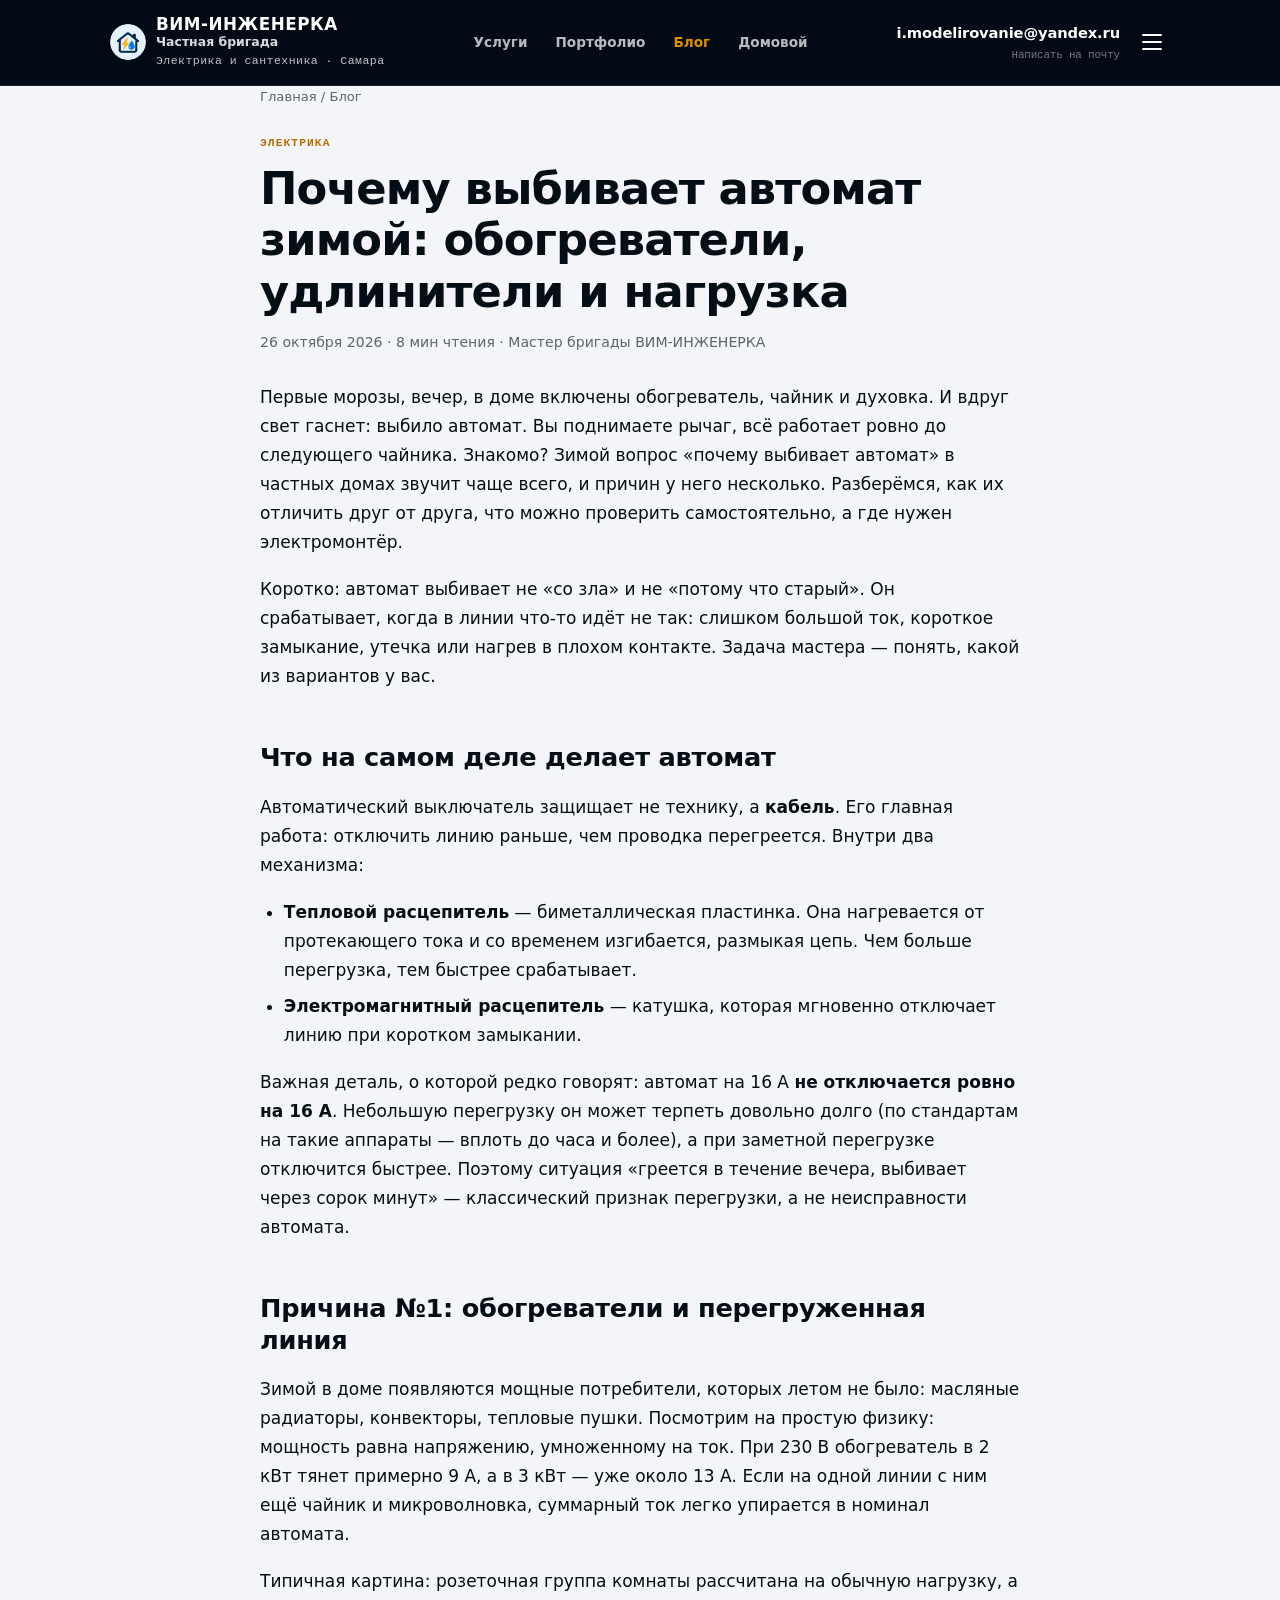
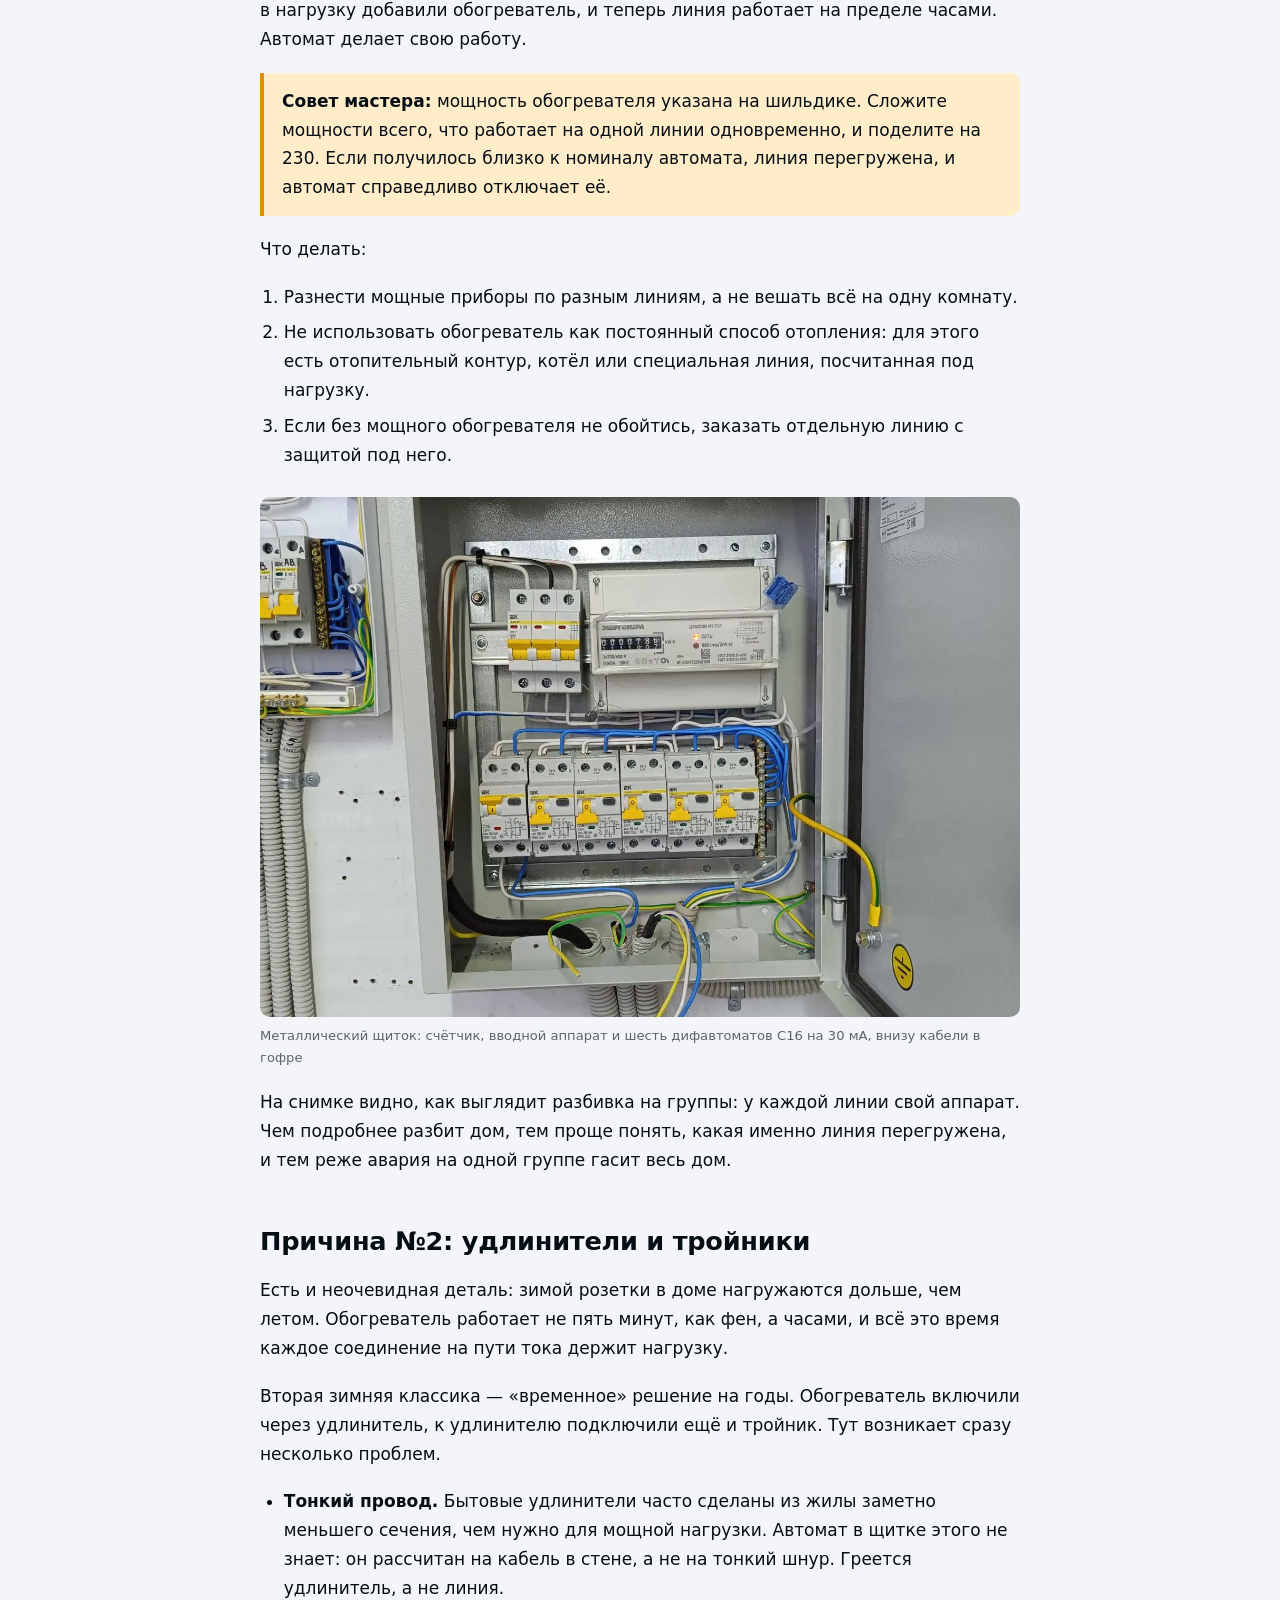
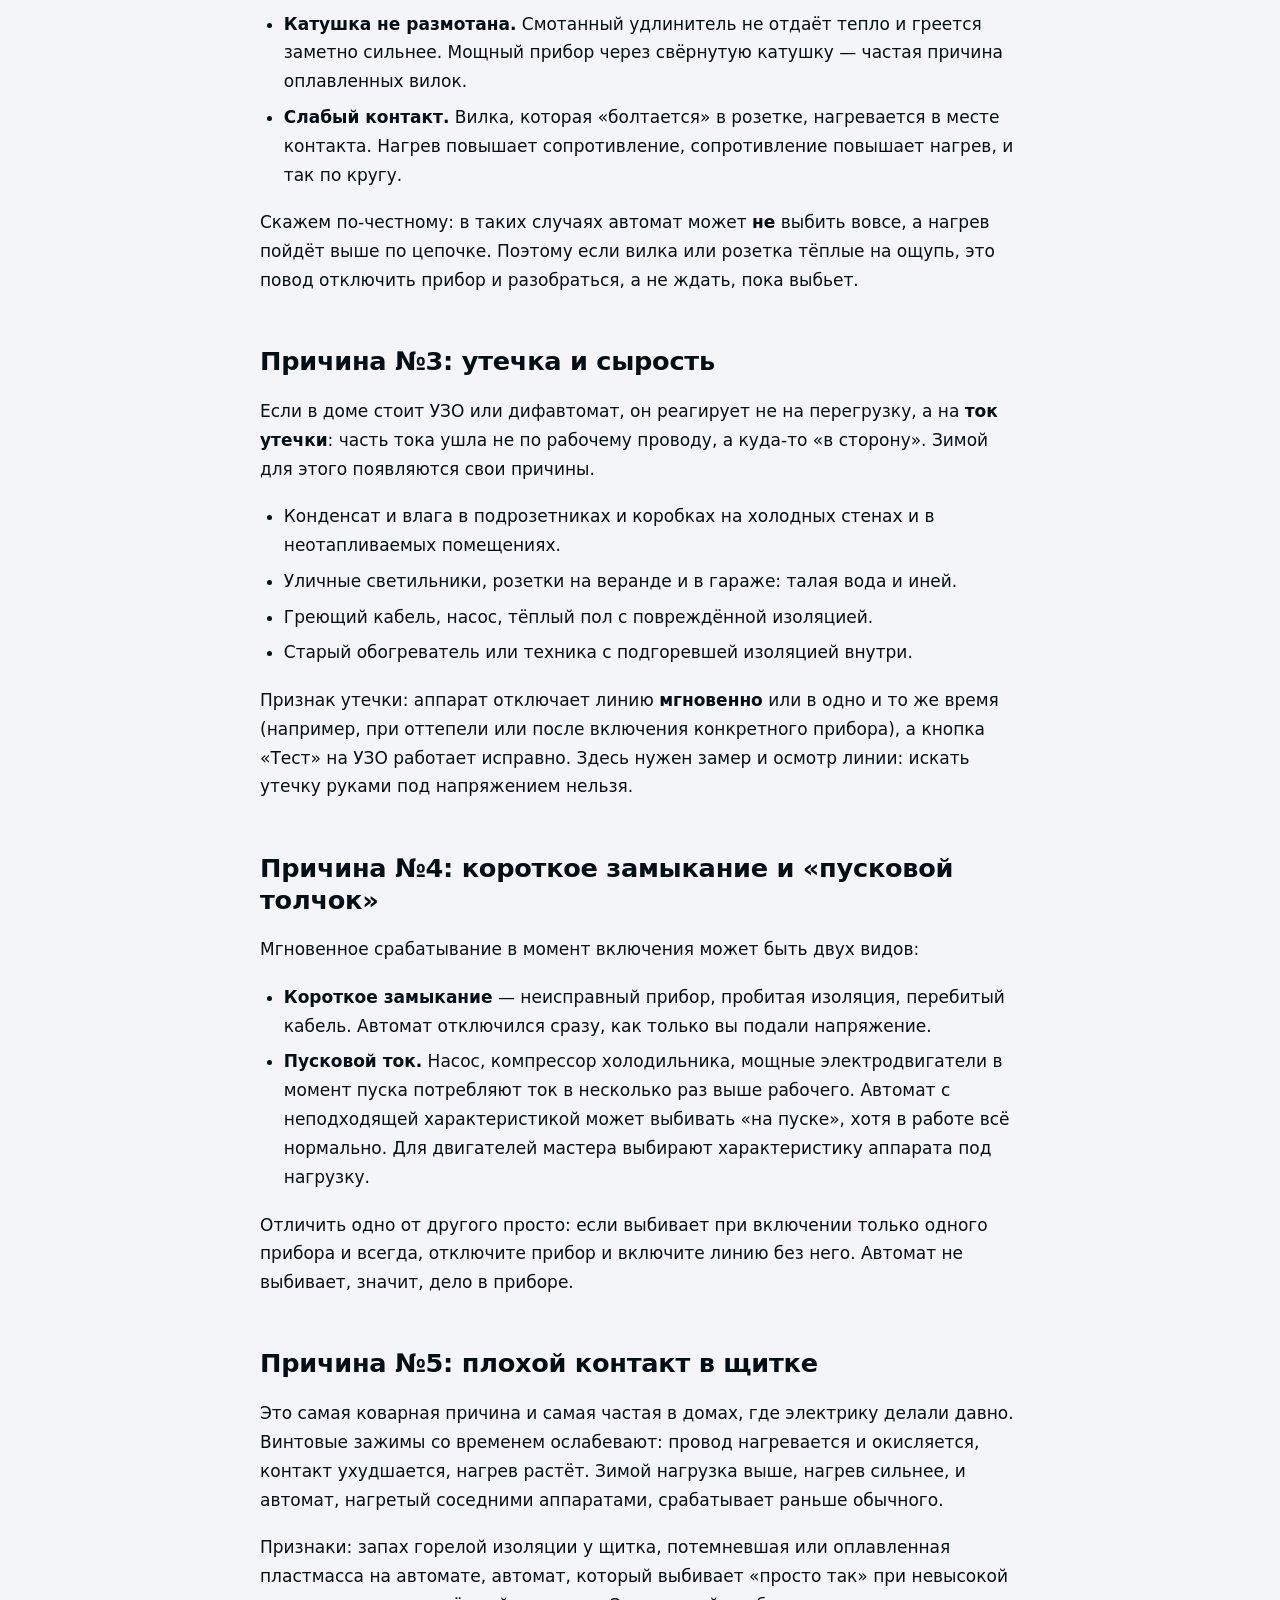
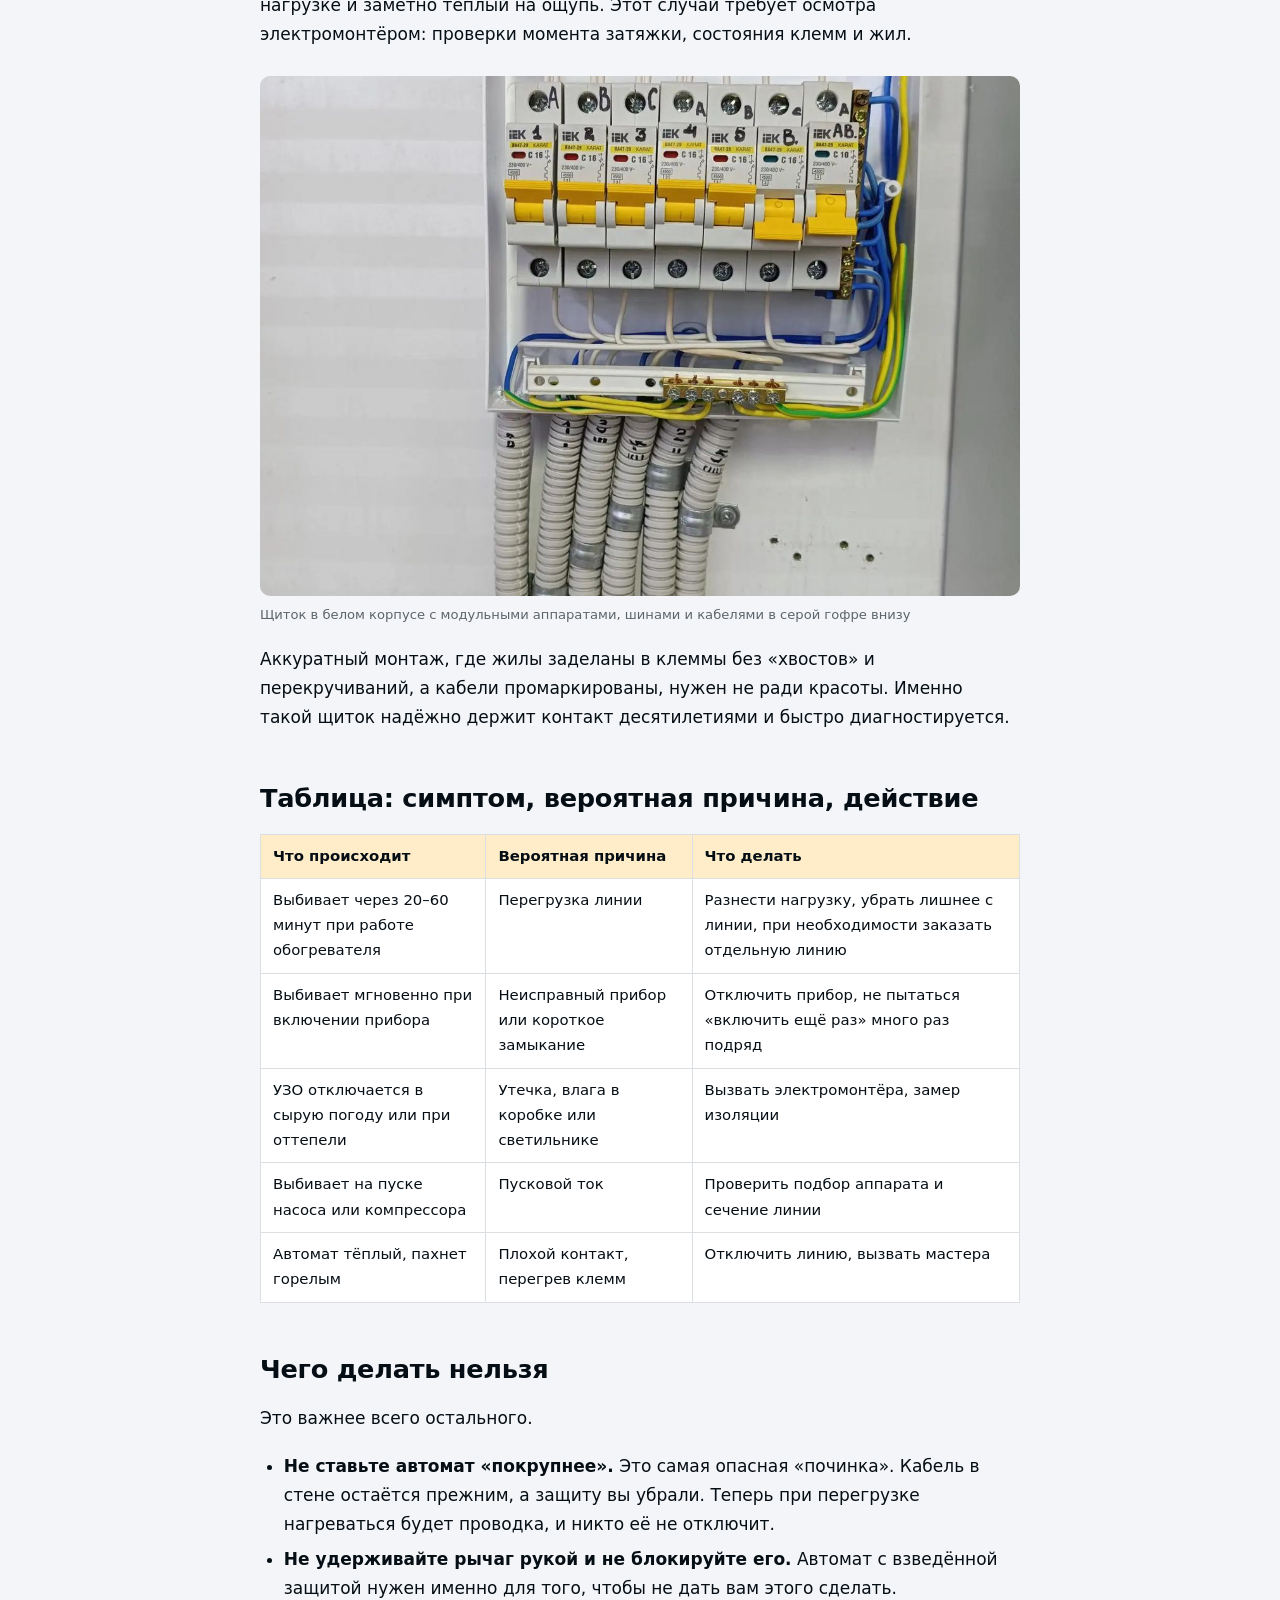
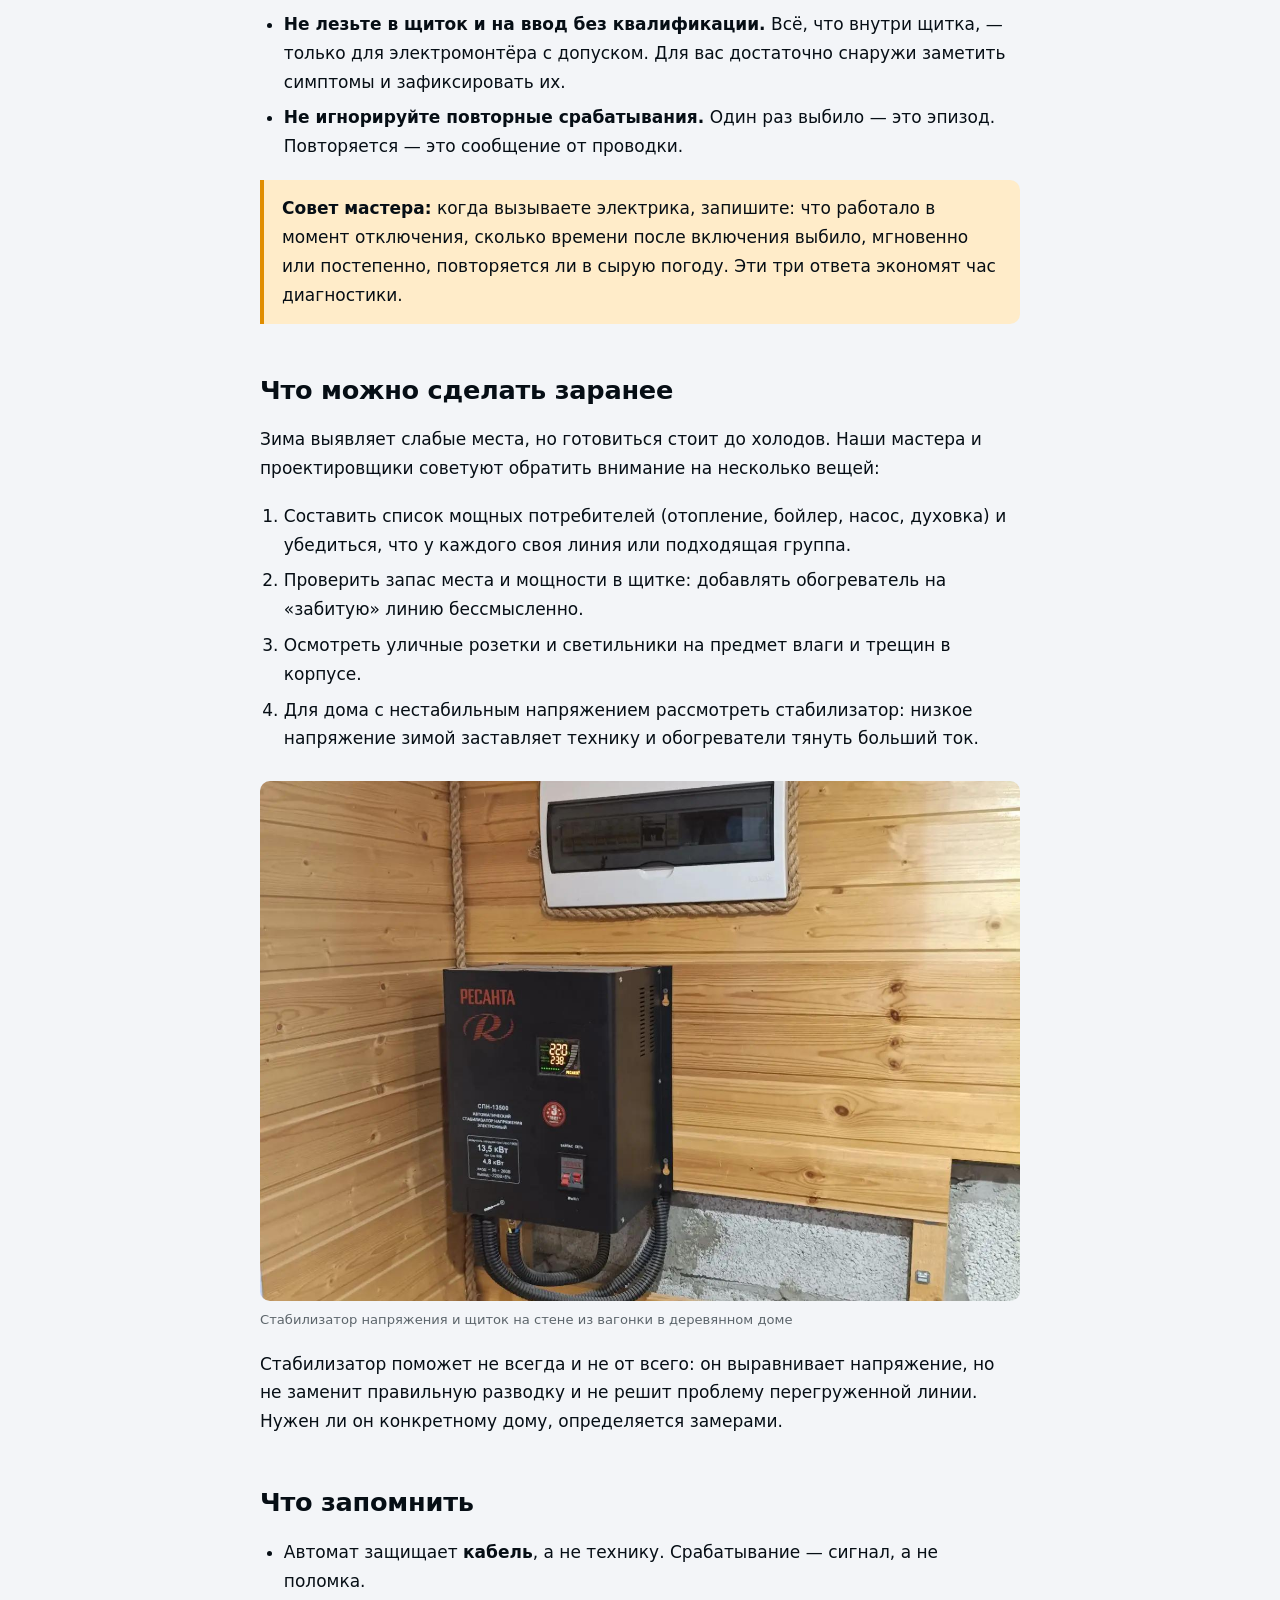
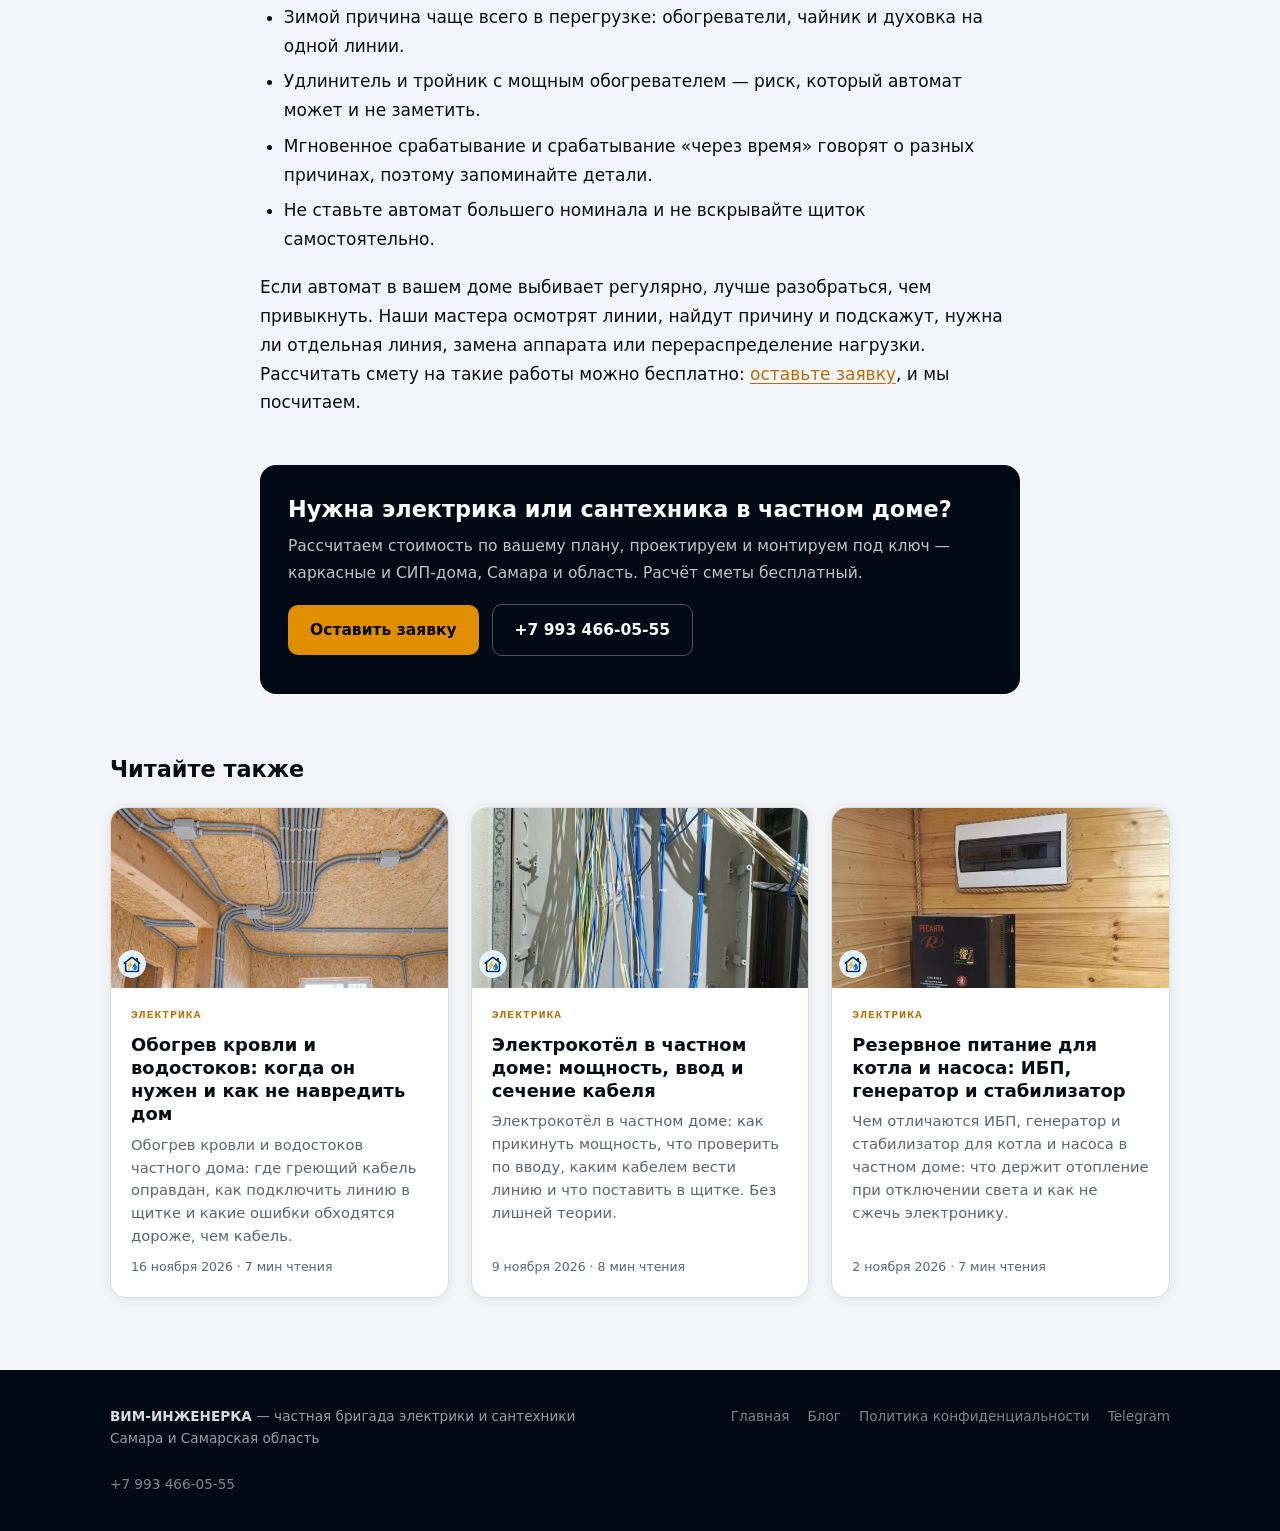
<file: blog/vybivaet-avtomat-zimoj/index.html>
<!doctype html>
<html lang="ru">
<head>
<script>
(function(m,e,t,r,i,k,a){m[i]=m[i]||function(){(m[i].a=m[i].a||[]).push(arguments)};m[i].l=1*new Date();
for(var j=0;j<document.scripts.length;j++){if(document.scripts[j].src===r){return;}}
k=e.createElement(t),a=e.getElementsByTagName(t)[0],k.async=1,k.src=r,a.parentNode.insertBefore(k,a)})
(window,document,'script','https://mc.yandex.ru/metrika/tag.js?id=112788163','ym');
ym(112788163,'init',{clickmap:true,trackLinks:true,accurateTrackBounce:true});
</script>
<noscript><div><img src="https://mc.yandex.ru/watch/112788163" style="position:absolute;left:-9999px;" alt=""></div></noscript>
<meta charset="UTF-8">
<meta name="viewport" content="width=device-width, initial-scale=1.0">
<title>Почему выбивает автомат зимой: обогреватели, удлинители и нагрузка</title>
<meta name="description" content="Почему зимой в частном доме выбивает автомат: перегрузка, удлинители, утечка и плохой контакт. Как отличить причины и что делать, а чего нельзя.">
<link rel="canonical" href="https://electric.vim-scrum.ru/blog/vybivaet-avtomat-zimoj/">
<link rel="icon" href="/favicon.ico" sizes="any">
<link rel="icon" type="image/png" sizes="32x32" href="/assets/brand/favicon-32.png">
<link rel="apple-touch-icon" href="/assets/brand/apple-touch-icon.png">
<link rel="alternate" type="application/rss+xml" title="ВИМ-ИНЖЕНЕРКА — блог" href="https://electric.vim-scrum.ru/blog/rss.xml">
<meta name="robots" content="index, follow, max-image-preview:large">
<meta name="theme-color" content="#00243d">
<meta property="og:site_name" content="ВИМ-ИНЖЕНЕРКА">
<meta property="og:locale" content="ru_RU">
<meta property="og:type" content="article">
<meta property="og:title" content="Почему выбивает автомат зимой: обогреватели, удлинители и нагрузка">
<meta property="og:description" content="Почему зимой в частном доме выбивает автомат: перегрузка, удлинители, утечка и плохой контакт. Как отличить причины и что делать, а чего нельзя.">
<meta property="og:url" content="https://electric.vim-scrum.ru/blog/vybivaet-avtomat-zimoj/">
<meta property="og:image" content="https://electric.vim-scrum.ru/assets/covers/vybivaet-avtomat-zimoj.jpg">
<meta name="twitter:card" content="summary_large_image">
<meta name="twitter:title" content="Почему выбивает автомат зимой: обогреватели, удлинители и нагрузка">
<meta name="twitter:description" content="Почему зимой в частном доме выбивает автомат: перегрузка, удлинители, утечка и плохой контакт. Как отличить причины и что делать, а чего нельзя.">
<meta name="twitter:image" content="https://electric.vim-scrum.ru/assets/covers/vybivaet-avtomat-zimoj.jpg">
<link rel="stylesheet" href="/assets/blog.css">
<script type="application/ld+json">{"@context": "https://schema.org", "@type": "Article", "headline": "Почему выбивает автомат зимой: обогреватели, удлинители и нагрузка", "description": "Почему зимой в частном доме выбивает автомат: перегрузка, удлинители, утечка и плохой контакт. Как отличить причины и что делать, а чего нельзя.", "datePublished": "2026-10-26", "dateModified": "2026-10-26", "image": "https://electric.vim-scrum.ru/assets/covers/vybivaet-avtomat-zimoj.jpg", "mainEntityOfPage": "https://electric.vim-scrum.ru/blog/vybivaet-avtomat-zimoj/", "inLanguage": "ru", "author": {"@type": "Organization", "name": "ВИМ-ИНЖЕНЕРКА", "url": "https://electric.vim-scrum.ru"}, "publisher": {"@type": "Organization", "name": "ВИМ-ИНЖЕНЕРКА", "logo": {"@type": "ImageObject", "url": "https://electric.vim-scrum.ru/assets/brand/logo.png"}}}</script>
<script type="application/ld+json">{"@context": "https://schema.org", "@type": "BreadcrumbList", "itemListElement": [{"@type": "ListItem", "position": 1, "name": "Главная", "item": "https://electric.vim-scrum.ru/"}, {"@type": "ListItem", "position": 2, "name": "Блог", "item": "https://electric.vim-scrum.ru/blog/"}, {"@type": "ListItem", "position": 3, "name": "Почему выбивает автомат зимой: обогреватели, удлинители и нагрузка", "item": "https://electric.vim-scrum.ru/blog/vybivaet-avtomat-zimoj/"}]}</script>

</head>
<body>
<header class="site-header">
  <div class="header-inner">
    <a href="/" class="brand"><img src="/assets/brand/logo.png" alt="ВИМ-ИНЖЕНЕРКА" width="36" height="36">
      <span class="header-brand"><span class="brand-name">ВИМ-ИНЖЕНЕРКА</span><span class="brand-sub">Частная бригада</span><span class="brand-tagline">Электрика и сантехника · Самара</span></span></a>
    <nav class="header-nav" aria-label="Основное меню">
      <a href="/#services">Услуги</a>
      <a href="/#portfolio">Портфолио</a>
      <a href="/blog/" class="nav-blog">Блог</a>
      <a href="/domovoy/">Домовой</a>
    </nav>
    <div class="header-actions">
      <a class="header-phone" href="mailto:i.modelirovanie@yandex.ru">i.modelirovanie@yandex.ru<span>Написать на почту</span></a>
      <button class="menu-toggle" id="menu-toggle" aria-label="Открыть меню" aria-expanded="false"><span></span><span></span><span></span></button>
    </div>
  </div>
  <nav class="mobile-nav-panel" id="mobile-nav-panel">
    <a href="/#services">Услуги</a>
    <a href="/#process">Как работаем</a>
    <a href="/#portfolio">Портфолио</a>
    <a href="/#geography">География</a>
    <a href="/#faq">FAQ</a>
    <a href="/blog/" class="nav-blog">Блог</a>
    <a href="/domovoy/">Домовой</a>
    <a href="tel:+79934660555">+7 993 466-05-55</a>
  </nav>
  <script>
  (function(){var t=document.getElementById('menu-toggle'),p=document.getElementById('mobile-nav-panel');
  t.addEventListener('click',function(){var o=p.classList.toggle('open');t.classList.toggle('open',o);t.setAttribute('aria-expanded',o);});
  p.querySelectorAll('a').forEach(function(a){a.addEventListener('click',function(){p.classList.remove('open');t.classList.remove('open');});});})();
  </script>
</header>
<main class="wrap">
<nav class="crumbs" aria-label="Хлебные крошки"><a href="/">Главная</a> / <a href="/blog/">Блог</a></nav>
<article class="post">
  <header>
    <span class="tag">Электрика</span>
    <h1>Почему выбивает автомат зимой: обогреватели, удлинители и нагрузка</h1>
    <p class="meta">26 октября 2026 · 8 мин чтения · Мастер бригады ВИМ-ИНЖЕНЕРКА</p>
  </header>
  <div class="post-body">
<p>Первые морозы, вечер, в доме включены обогреватель, чайник и духовка. И вдруг свет гаснет: выбило автомат. Вы поднимаете рычаг, всё работает ровно до следующего чайника. Знакомо? Зимой вопрос «почему выбивает автомат» в частных домах звучит чаще всего, и причин у него несколько. Разберёмся, как их отличить друг от друга, что можно проверить самостоятельно, а где нужен электромонтёр.</p>
<p>Коротко: автомат выбивает не «со зла» и не «потому что старый». Он срабатывает, когда в линии что-то идёт не так: слишком большой ток, короткое замыкание, утечка или нагрев в плохом контакте. Задача мастера — понять, какой из вариантов у вас.</p>
<h2>Что на самом деле делает автомат</h2>
<p>Автоматический выключатель защищает не технику, а <strong>кабель</strong>. Его главная работа: отключить линию раньше, чем проводка перегреется. Внутри два механизма:</p>
<ul><li><strong>Тепловой расцепитель</strong> — биметаллическая пластинка. Она нагревается от протекающего тока и со временем изгибается, размыкая цепь. Чем больше перегрузка, тем быстрее срабатывает.</li><li><strong>Электромагнитный расцепитель</strong> — катушка, которая мгновенно отключает линию при коротком замыкании.</li></ul>
<p>Важная деталь, о которой редко говорят: автомат на 16 А <strong>не отключается ровно на 16 А</strong>. Небольшую перегрузку он может терпеть довольно долго (по стандартам на такие аппараты — вплоть до часа и более), а при заметной перегрузке отключится быстрее. Поэтому ситуация «греется в течение вечера, выбивает через сорок минут» — классический признак перегрузки, а не неисправности автомата.</p>
<h2>Причина №1: обогреватели и перегруженная линия</h2>
<p>Зимой в доме появляются мощные потребители, которых летом не было: масляные радиаторы, конвекторы, тепловые пушки. Посмотрим на простую физику: мощность равна напряжению, умноженному на ток. При 230 В обогреватель в 2 кВт тянет примерно 9 А, а в 3 кВт — уже около 13 А. Если на одной линии с ним ещё чайник и микроволновка, суммарный ток легко упирается в номинал автомата.</p>
<p>Типичная картина: розеточная группа комнаты рассчитана на обычную нагрузку, а в нагрузку добавили обогреватель, и теперь линия работает на пределе часами. Автомат делает свою работу.</p>
<blockquote class="callout"><p><strong>Совет мастера:</strong> мощность обогревателя указана на шильдике. Сложите мощности всего, что работает на одной линии одновременно, и поделите на 230. Если получилось близко к номиналу автомата, линия перегружена, и автомат справедливо отключает её.</p></blockquote>
<p>Что делать:</p>
<ol><li>Разнести мощные приборы по разным линиям, а не вешать всё на одну комнату.</li><li>Не использовать обогреватель как постоянный способ отопления: для этого есть отопительный контур, котёл или специальная линия, посчитанная под нагрузку.</li><li>Если без мощного обогревателя не обойтись, заказать отдельную линию с защитой под него.</li></ol>
<figure><img src="/assets/photos/shchitok-avtomaty.jpg" alt="Металлический щиток: счётчик, вводной аппарат и шесть дифавтоматов C16 на 30 мА, внизу кабели в гофре" loading="lazy"><figcaption>Металлический щиток: счётчик, вводной аппарат и шесть дифавтоматов C16 на 30 мА, внизу кабели в гофре</figcaption></figure>
<p>На снимке видно, как выглядит разбивка на группы: у каждой линии свой аппарат. Чем подробнее разбит дом, тем проще понять, какая именно линия перегружена, и тем реже авария на одной группе гасит весь дом.</p>
<h2>Причина №2: удлинители и тройники</h2>
<p>Есть и неочевидная деталь: зимой розетки в доме нагружаются дольше, чем летом. Обогреватель работает не пять минут, как фен, а часами, и всё это время каждое соединение на пути тока держит нагрузку.</p>
<p>Вторая зимняя классика — «временное» решение на годы. Обогреватель включили через удлинитель, к удлинителю подключили ещё и тройник. Тут возникает сразу несколько проблем.</p>
<ul><li><strong>Тонкий провод.</strong> Бытовые удлинители часто сделаны из жилы заметно меньшего сечения, чем нужно для мощной нагрузки. Автомат в щитке этого не знает: он рассчитан на кабель в стене, а не на тонкий шнур. Греется удлинитель, а не линия.</li><li><strong>Катушка не размотана.</strong> Смотанный удлинитель не отдаёт тепло и греется заметно сильнее. Мощный прибор через свёрнутую катушку — частая причина оплавленных вилок.</li><li><strong>Слабый контакт.</strong> Вилка, которая «болтается» в розетке, нагревается в месте контакта. Нагрев повышает сопротивление, сопротивление повышает нагрев, и так по кругу.</li></ul>
<p>Скажем по-честному: в таких случаях автомат может <strong>не</strong> выбить вовсе, а нагрев пойдёт выше по цепочке. Поэтому если вилка или розетка тёплые на ощупь, это повод отключить прибор и разобраться, а не ждать, пока выбьет.</p>
<h2>Причина №3: утечка и сырость</h2>
<p>Если в доме стоит УЗО или дифавтомат, он реагирует не на перегрузку, а на <strong>ток утечки</strong>: часть тока ушла не по рабочему проводу, а куда-то «в сторону». Зимой для этого появляются свои причины.</p>
<ul><li>Конденсат и влага в подрозетниках и коробках на холодных стенах и в неотапливаемых помещениях.</li><li>Уличные светильники, розетки на веранде и в гараже: талая вода и иней.</li><li>Греющий кабель, насос, тёплый пол с повреждённой изоляцией.</li><li>Старый обогреватель или техника с подгоревшей изоляцией внутри.</li></ul>
<p>Признак утечки: аппарат отключает линию <strong>мгновенно</strong> или в одно и то же время (например, при оттепели или после включения конкретного прибора), а кнопка «Тест» на УЗО работает исправно. Здесь нужен замер и осмотр линии: искать утечку руками под напряжением нельзя.</p>
<h2>Причина №4: короткое замыкание и «пусковой толчок»</h2>
<p>Мгновенное срабатывание в момент включения может быть двух видов:</p>
<ul><li><strong>Короткое замыкание</strong> — неисправный прибор, пробитая изоляция, перебитый кабель. Автомат отключился сразу, как только вы подали напряжение.</li><li><strong>Пусковой ток.</strong> Насос, компрессор холодильника, мощные электродвигатели в момент пуска потребляют ток в несколько раз выше рабочего. Автомат с неподходящей характеристикой может выбивать «на пуске», хотя в работе всё нормально. Для двигателей мастера выбирают характеристику аппарата под нагрузку.</li></ul>
<p>Отличить одно от другого просто: если выбивает при включении только одного прибора и всегда, отключите прибор и включите линию без него. Автомат не выбивает, значит, дело в приборе.</p>
<h2>Причина №5: плохой контакт в щитке</h2>
<p>Это самая коварная причина и самая частая в домах, где электрику делали давно. Винтовые зажимы со временем ослабевают: провод нагревается и окисляется, контакт ухудшается, нагрев растёт. Зимой нагрузка выше, нагрев сильнее, и автомат, нагретый соседними аппаратами, срабатывает раньше обычного.</p>
<p>Признаки: запах горелой изоляции у щитка, потемневшая или оплавленная пластмасса на автомате, автомат, который выбивает «просто так» при невысокой нагрузке и заметно тёплый на ощупь. Этот случай требует осмотра электромонтёром: проверки момента затяжки, состояния клемм и жил.</p>
<figure><img src="/assets/photos/shchitok-korpus-moduli.jpg" alt="Щиток в белом корпусе с модульными аппаратами, шинами и кабелями в серой гофре внизу" loading="lazy"><figcaption>Щиток в белом корпусе с модульными аппаратами, шинами и кабелями в серой гофре внизу</figcaption></figure>
<p>Аккуратный монтаж, где жилы заделаны в клеммы без «хвостов» и перекручиваний, а кабели промаркированы, нужен не ради красоты. Именно такой щиток надёжно держит контакт десятилетиями и быстро диагностируется.</p>
<h2>Таблица: симптом, вероятная причина, действие</h2>
<div class="table-wrap"><table><thead><tr><th>Что происходит</th><th>Вероятная причина</th><th>Что делать</th></tr></thead><tbody><tr><td>Выбивает через 20–60 минут при работе обогревателя</td><td>Перегрузка линии</td><td>Разнести нагрузку, убрать лишнее с линии, при необходимости заказать отдельную линию</td></tr><tr><td>Выбивает мгновенно при включении прибора</td><td>Неисправный прибор или короткое замыкание</td><td>Отключить прибор, не пытаться «включить ещё раз» много раз подряд</td></tr><tr><td>УЗО отключается в сырую погоду или при оттепели</td><td>Утечка, влага в коробке или светильнике</td><td>Вызвать электромонтёра, замер изоляции</td></tr><tr><td>Выбивает на пуске насоса или компрессора</td><td>Пусковой ток</td><td>Проверить подбор аппарата и сечение линии</td></tr><tr><td>Автомат тёплый, пахнет горелым</td><td>Плохой контакт, перегрев клемм</td><td>Отключить линию, вызвать мастера</td></tr></tbody></table></div>
<h2>Чего делать нельзя</h2>
<p>Это важнее всего остального.</p>
<ul><li><strong>Не ставьте автомат «покрупнее».</strong> Это самая опасная «починка». Кабель в стене остаётся прежним, а защиту вы убрали. Теперь при перегрузке нагреваться будет проводка, и никто её не отключит.</li><li><strong>Не удерживайте рычаг рукой и не блокируйте его.</strong> Автомат с взведённой защитой нужен именно для того, чтобы не дать вам этого сделать.</li><li><strong>Не лезьте в щиток и на ввод без квалификации.</strong> Всё, что внутри щитка, — только для электромонтёра с допуском. Для вас достаточно снаружи заметить симптомы и зафиксировать их.</li><li><strong>Не игнорируйте повторные срабатывания.</strong> Один раз выбило — это эпизод. Повторяется — это сообщение от проводки.</li></ul>
<blockquote class="callout"><p><strong>Совет мастера:</strong> когда вызываете электрика, запишите: что работало в момент отключения, сколько времени после включения выбило, мгновенно или постепенно, повторяется ли в сырую погоду. Эти три ответа экономят час диагностики.</p></blockquote>
<h2>Что можно сделать заранее</h2>
<p>Зима выявляет слабые места, но готовиться стоит до холодов. Наши мастера и проектировщики советуют обратить внимание на несколько вещей:</p>
<ol><li>Составить список мощных потребителей (отопление, бойлер, насос, духовка) и убедиться, что у каждого своя линия или подходящая группа.</li><li>Проверить запас места и мощности в щитке: добавлять обогреватель на «забитую» линию бессмысленно.</li><li>Осмотреть уличные розетки и светильники на предмет влаги и трещин в корпусе.</li><li>Для дома с нестабильным напряжением рассмотреть стабилизатор: низкое напряжение зимой заставляет технику и обогреватели тянуть больший ток.</li></ol>
<figure><img src="/assets/photos/stabilizator-dom.jpg" alt="Стабилизатор напряжения и щиток на стене из вагонки в деревянном доме" loading="lazy"><figcaption>Стабилизатор напряжения и щиток на стене из вагонки в деревянном доме</figcaption></figure>
<p>Стабилизатор поможет не всегда и не от всего: он выравнивает напряжение, но не заменит правильную разводку и не решит проблему перегруженной линии. Нужен ли он конкретному дому, определяется замерами.</p>
<h2>Что запомнить</h2>
<ul><li>Автомат защищает <strong>кабель</strong>, а не технику. Срабатывание — сигнал, а не поломка.</li><li>Зимой причина чаще всего в перегрузке: обогреватели, чайник и духовка на одной линии.</li><li>Удлинитель и тройник с мощным обогревателем — риск, который автомат может и не заметить.</li><li>Мгновенное срабатывание и срабатывание «через время» говорят о разных причинах, поэтому запоминайте детали.</li><li>Не ставьте автомат большего номинала и не вскрывайте щиток самостоятельно.</li></ul>
<p>Если автомат в вашем доме выбивает регулярно, лучше разобраться, чем привыкнуть. Наши мастера осмотрят линии, найдут причину и подскажут, нужна ли отдельная линия, замена аппарата или перераспределение нагрузки. Рассчитать смету на такие работы можно бесплатно: <a href="/#final-cta">оставьте заявку</a>, и мы посчитаем.</p>
  </div>
  <aside class="cta-box">
  <h2>Нужна электрика или сантехника в частном доме?</h2>
  <p>Рассчитаем стоимость по вашему плану, проектируем и монтируем под ключ — каркасные и СИП-дома, Самара и область. Расчёт сметы бесплатный.</p>
  <p><a class="btn" href="/#final-cta">Оставить заявку</a> <a class="btn btn-ghost" href="tel:+79934660555">+7 993 466-05-55</a></p>
</aside>
</article>
<section class="more"><h2>Читайте также</h2><div class="grid"><a class="card" href="/blog/obogrev-krovli-vodostokov/">
  <img src="/assets/covers/obogrev-krovli-vodostokov.jpg" alt="" loading="lazy">
  <div class="card-body"><span class="tag">Электрика</span>
    <h3>Обогрев кровли и водостоков: когда он нужен и как не навредить дом</h3>
    <p>Обогрев кровли и водостоков частного дома: где греющий кабель оправдан, как подключить линию в щитке и какие ошибки обходятся дороже, чем кабель.</p>
    <small>16 ноября 2026 · 7 мин чтения</small></div>
</a><a class="card" href="/blog/elektrokotel-chastnyj-dom-moshchnost-vvod/">
  <img src="/assets/covers/elektrokotel-chastnyj-dom-moshchnost-vvod.jpg" alt="" loading="lazy">
  <div class="card-body"><span class="tag">Электрика</span>
    <h3>Электрокотёл в частном доме: мощность, ввод и сечение кабеля</h3>
    <p>Электрокотёл в частном доме: как прикинуть мощность, что проверить по вводу, каким кабелем вести линию и что поставить в щитке. Без лишней теории.</p>
    <small>9 ноября 2026 · 8 мин чтения</small></div>
</a><a class="card" href="/blog/rezervnoe-pitanie-kotla-nasos-ibp-generator/">
  <img src="/assets/covers/rezervnoe-pitanie-kotla-nasos-ibp-generator.jpg" alt="" loading="lazy">
  <div class="card-body"><span class="tag">Электрика</span>
    <h3>Резервное питание для котла и насоса: ИБП, генератор и стабилизатор</h3>
    <p>Чем отличаются ИБП, генератор и стабилизатор для котла и насоса в частном доме: что держит отопление при отключении света и как не сжечь электронику.</p>
    <small>2 ноября 2026 · 7 мин чтения</small></div>
</a></div></section>
</main>
<footer class="site-footer">
  <div class="wrap footer-inner">
    <div><b>ВИМ-ИНЖЕНЕРКА</b> — частная бригада электрики и сантехники<br>Самара и Самарская область</div>
    <div class="footer-links">
      <a href="/">Главная</a><a href="/blog/">Блог</a><a href="/privacy-policy.html">Политика конфиденциальности</a>
      <a href="https://t.me/i_modelirovanie" target="_blank" rel="noopener">Telegram</a>
    </div>
    <div><a href="tel:+79934660555">+7 993 466-05-55</a></div>
  </div>
</footer>
</body>
</html>
</file>
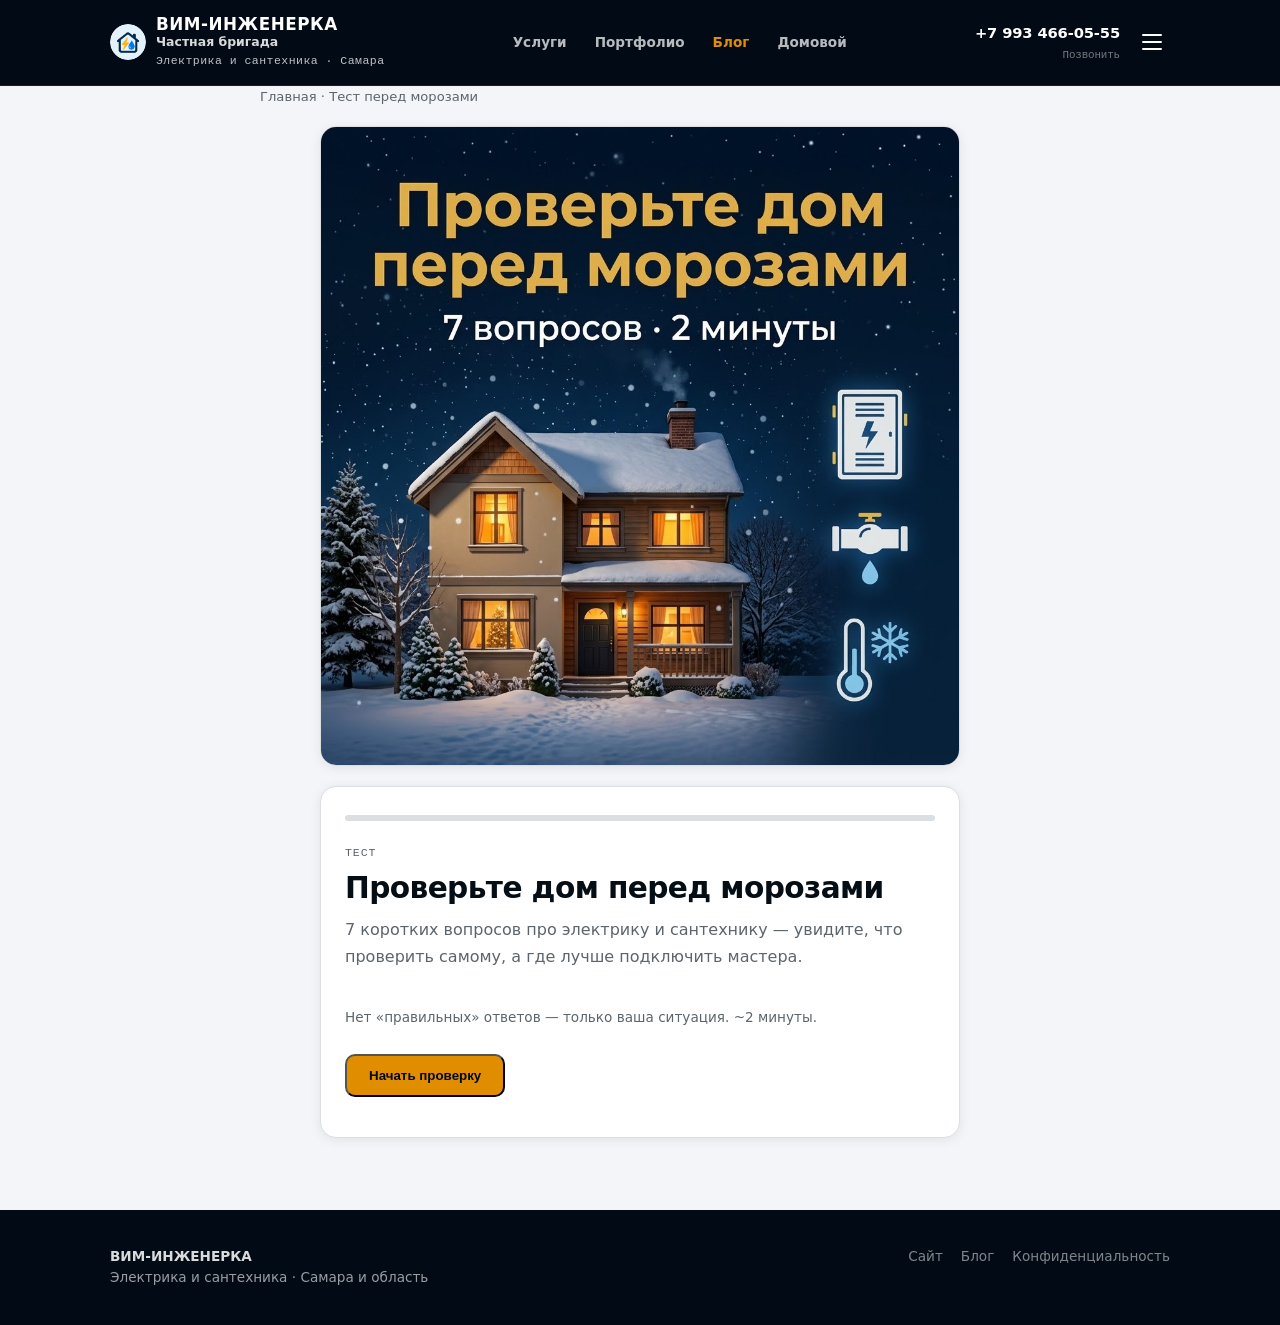
<file: quiz/zima-dom/index.html>
<!doctype html>
<html lang="ru">
<head>
<script>
(function(m,e,t,r,i,k,a){m[i]=m[i]||function(){(m[i].a=m[i].a||[]).push(arguments)};m[i].l=1*new Date();
for(var j=0;j<document.scripts.length;j++){if(document.scripts[j].src===r){return;}}
k=e.createElement(t),a=e.getElementsByTagName(t)[0],k.async=1,k.src=r,a.parentNode.insertBefore(k,a)})
(window,document,'script','https://mc.yandex.ru/metrika/tag.js?id=112788163','ym');
ym(112788163,'init',{clickmap:true,trackLinks:true,accurateTrackBounce:true});
</script>
<noscript><div><img src="https://mc.yandex.ru/watch/112788163" style="position:absolute;left:-9999px;" alt=""></div></noscript>
<meta charset="UTF-8">
<meta name="viewport" content="width=device-width, initial-scale=1.0">
<title>Тест: готов ли дом к морозам — электрика и сантехника | ВИМ-ИНЖЕНЕРКА</title>
<meta name="description" content="7 вопросов за 2 минуты: что проверить в частном доме перед морозами — щиток, нагрузка, водопровод и канализация. Самара и область.">
<link rel="canonical" href="https://electric.vim-scrum.ru/quiz/zima-dom/">
<link rel="icon" href="/favicon.ico" sizes="any">
<link rel="icon" type="image/png" sizes="32x32" href="/assets/brand/favicon-32.png">
<link rel="apple-touch-icon" href="/assets/brand/apple-touch-icon.png">
<meta name="robots" content="index, follow">
<meta name="theme-color" content="#00243d">
<meta property="og:site_name" content="ВИМ-ИНЖЕНЕРКА">
<meta property="og:locale" content="ru_RU">
<meta property="og:type" content="website">
<meta property="og:title" content="Проверьте дом перед морозами — тест за 2 минуты">
<meta property="og:description" content="Электрика и сантехника: 7 коротких вопросов и ссылки на разборы мастеров.">
<meta property="og:url" content="https://electric.vim-scrum.ru/quiz/zima-dom/">
<meta property="og:image" content="https://electric.vim-scrum.ru/assets/covers/quiz-zima-dom-cover.jpg">
<meta property="og:image:width" content="1024">
<meta property="og:image:height" content="1024">
<meta name="twitter:image" content="https://electric.vim-scrum.ru/assets/covers/quiz-zima-dom-cover.jpg">
<meta name="twitter:card" content="summary_large_image">
<link rel="stylesheet" href="/assets/blog.css">
<link rel="stylesheet" href="/assets/quiz.css">
<script src="https://challenges.cloudflare.com/turnstile/v0/api.js" async defer></script>
<script type="application/ld+json">{"@context":"https://schema.org","@type":"WebApplication","name":"Тест: готовность дома к зиме","url":"https://electric.vim-scrum.ru/quiz/zima-dom/","applicationCategory":"UtilitiesApplication","operatingSystem":"Web","offers":{"@type":"Offer","price":"0","priceCurrency":"RUB"},"provider":{"@type":"Organization","name":"ВИМ-ИНЖЕНЕРКА","url":"https://electric.vim-scrum.ru/"}}</script>
</head>
<body>
<header class="site-header">
  <div class="header-inner">
    <a href="/" class="brand"><img src="/assets/brand/logo.png" alt="ВИМ-ИНЖЕНЕРКА" width="36" height="36">
      <span class="header-brand"><span class="brand-name">ВИМ-ИНЖЕНЕРКА</span><span class="brand-sub">Частная бригада</span><span class="brand-tagline">Электрика и сантехника · Самара</span></span></a>
    <nav class="header-nav" aria-label="Основное меню">
      <a href="/#services">Услуги</a>
      <a href="/#portfolio">Портфолио</a>
      <a href="/blog/" class="nav-blog">Блог</a>
      <a href="/domovoy/">Домовой</a>
    </nav>
    <div class="header-actions">
      <a class="header-phone" href="tel:+79934660555">+7 993 466-05-55<span>Позвонить</span></a>
      <button class="menu-toggle" id="menu-toggle" aria-label="Открыть меню" aria-expanded="false"><span></span><span></span><span></span></button>
    </div>
  </div>
  <nav class="mobile-nav-panel" id="mobile-nav-panel">
    <a href="/#services">Услуги</a>
    <a href="/blog/" class="nav-blog">Блог</a>
    <a href="/domovoy/">Домовой</a>
    <a href="tel:+79934660555">+7 993 466-05-55</a>
  </nav>
  <script>
  (function(){var t=document.getElementById('menu-toggle'),p=document.getElementById('mobile-nav-panel');
  t.addEventListener('click',function(){var o=p.classList.toggle('open');t.classList.toggle('open',o);t.setAttribute('aria-expanded',o);});
  p.querySelectorAll('a').forEach(function(a){a.addEventListener('click',function(){p.classList.remove('open');t.classList.remove('open');});});})();
  </script>
</header>
<main class="wrap">
  <p class="crumbs"><a href="/">Главная</a> · Тест перед морозами</p>
  <figure class="quiz-hero-cover">
    <img src="/assets/covers/quiz-zima-dom-cover.jpg" width="1024" height="1024" alt="Проверьте дом перед морозами — 7 вопросов, электрика и сантехника">
  </figure>
  <div class="quiz-shell" id="quiz-app">
    <div class="quiz-card">
      <div class="quiz-progress" aria-hidden="true"><span id="quiz-progress-bar" style="width:0%"></span></div>
      <p class="quiz-step-label" id="quiz-step-label">Тест</p>
      <h1 id="quiz-title">Проверьте дом перед морозами</h1>
      <p class="quiz-lead" id="quiz-lead"></p>
      <div id="quiz-options" class="quiz-options" role="group" aria-labelledby="quiz-title"></div>
      <div id="quiz-result" hidden></div>
      <p class="quiz-hint" id="quiz-hint"></p>
      <div class="quiz-nav" id="quiz-nav"></div>
      <div class="quiz-lead-form" id="quiz-lead-form" hidden>
        <h2>Перезвонить с подсказками?</h2>
        <p>Оставьте телефон — мастер свяжется в рабочее время только по этой заявке, без рассылок.</p>
        <form id="quiz-lead">
          <div class="quiz-hp" aria-hidden="true">
            <label>Сайт<input type="text" name="website" tabindex="-1" autocomplete="off"></label>
          </div>
          <div class="quiz-field">
            <label for="q-phone">Телефон *</label>
            <input id="q-phone" name="phone" type="tel" required autocomplete="tel" placeholder="+7 …">
          </div>
          <div class="quiz-field">
            <label for="q-name">Имя</label>
            <input id="q-name" name="name" type="text" autocomplete="name">
          </div>
          <div class="quiz-field">
            <label for="q-object">Тип дома, район</label>
            <input id="q-object" name="object" type="text" placeholder="каркас, СИП, село …">
          </div>
          <div class="quiz-field">
            <label for="q-comment">Комментарий</label>
            <textarea id="q-comment" name="comment" placeholder="Необязательно"></textarea>
          </div>
          <div class="cf-turnstile" data-sitekey="0x4AAAAAAE665h3_Qwk-fPE_" style="margin:12px 0"></div>
          <button type="submit" class="btn">Отправить заявку</button>
          <p class="quiz-msg" id="quiz-lead-msg" role="status"></p>
        </form>
      </div>
    </div>
  </div>
</main>
<footer class="site-footer">
  <div class="wrap footer-inner">
    <div><b>ВИМ-ИНЖЕНЕРКА</b><br>Электрика и сантехника · Самара и область</div>
    <div class="footer-links">
      <a href="/">Сайт</a>
      <a href="/blog/">Блог</a>
      <a href="/privacy-policy.html">Конфиденциальность</a>
    </div>
  </div>
</footer>
<script src="/assets/quiz-zima.js" defer></script>
</body>
</html>
</file>
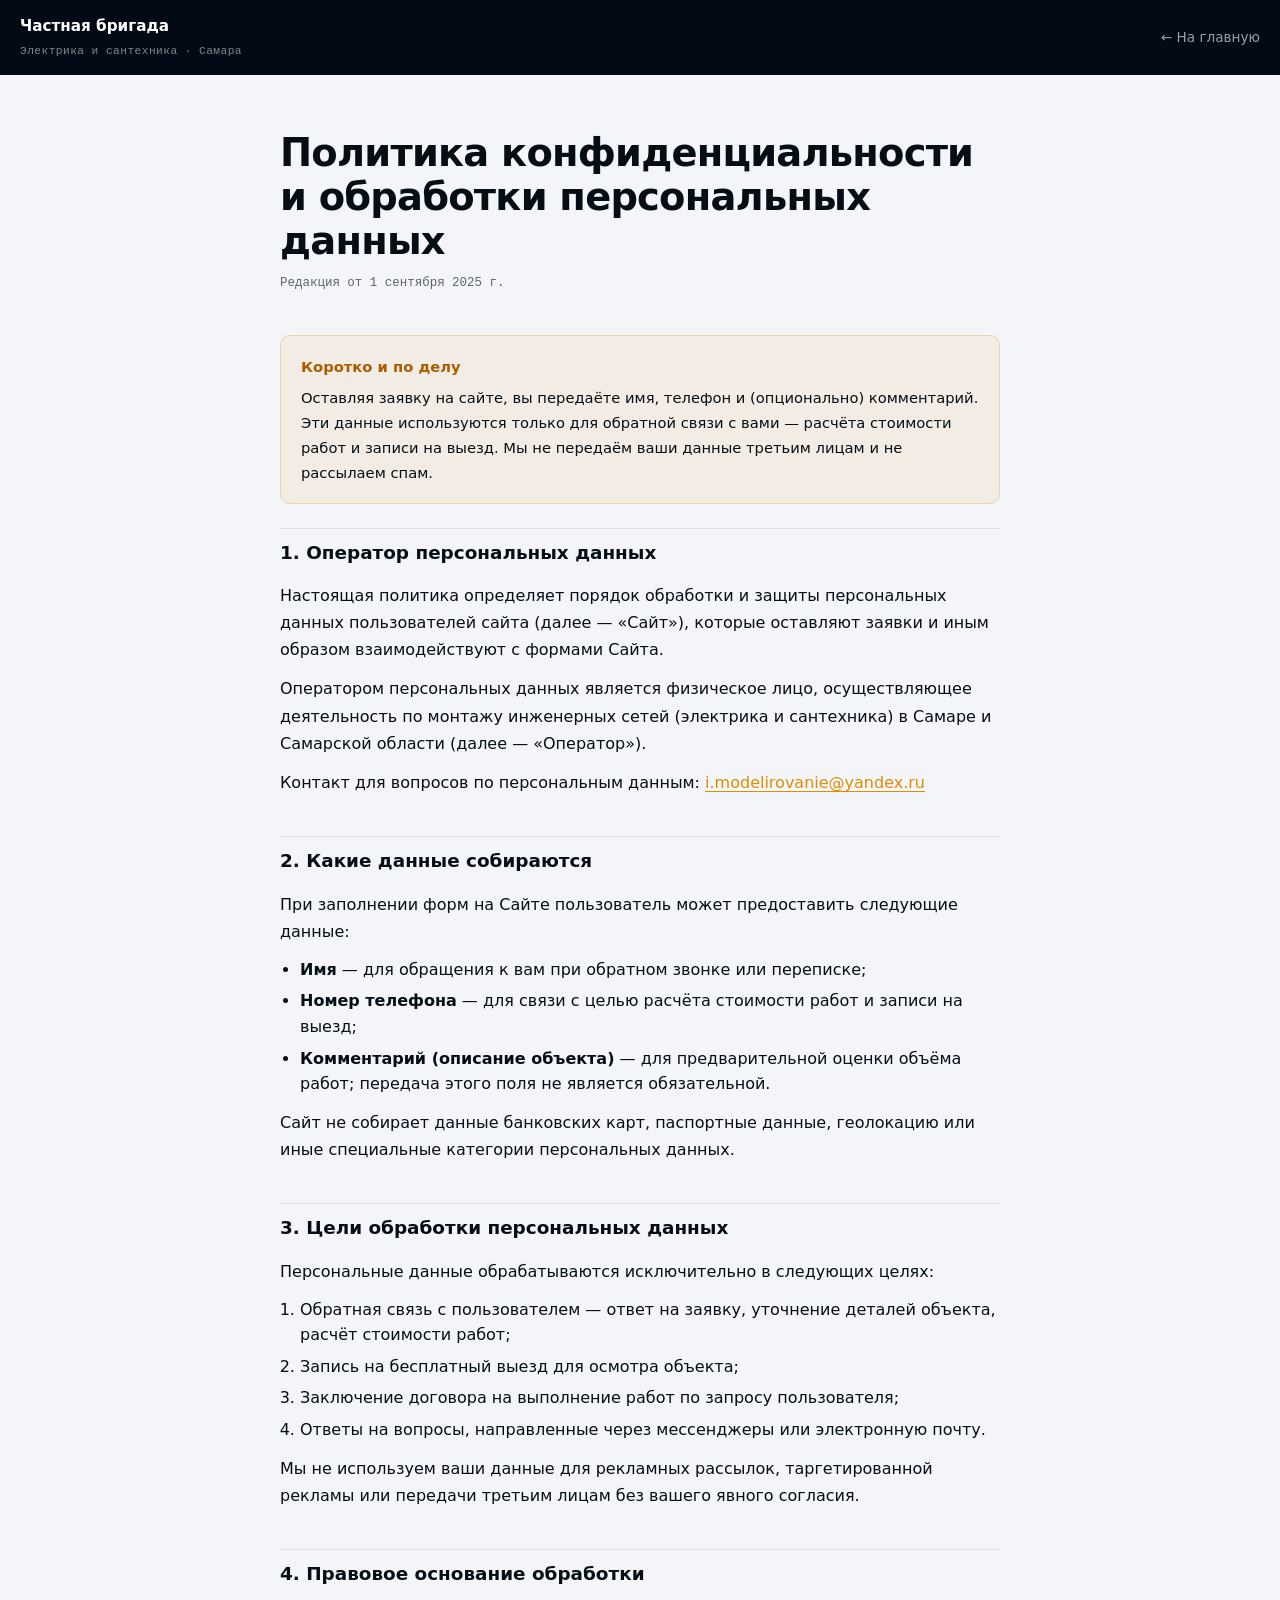
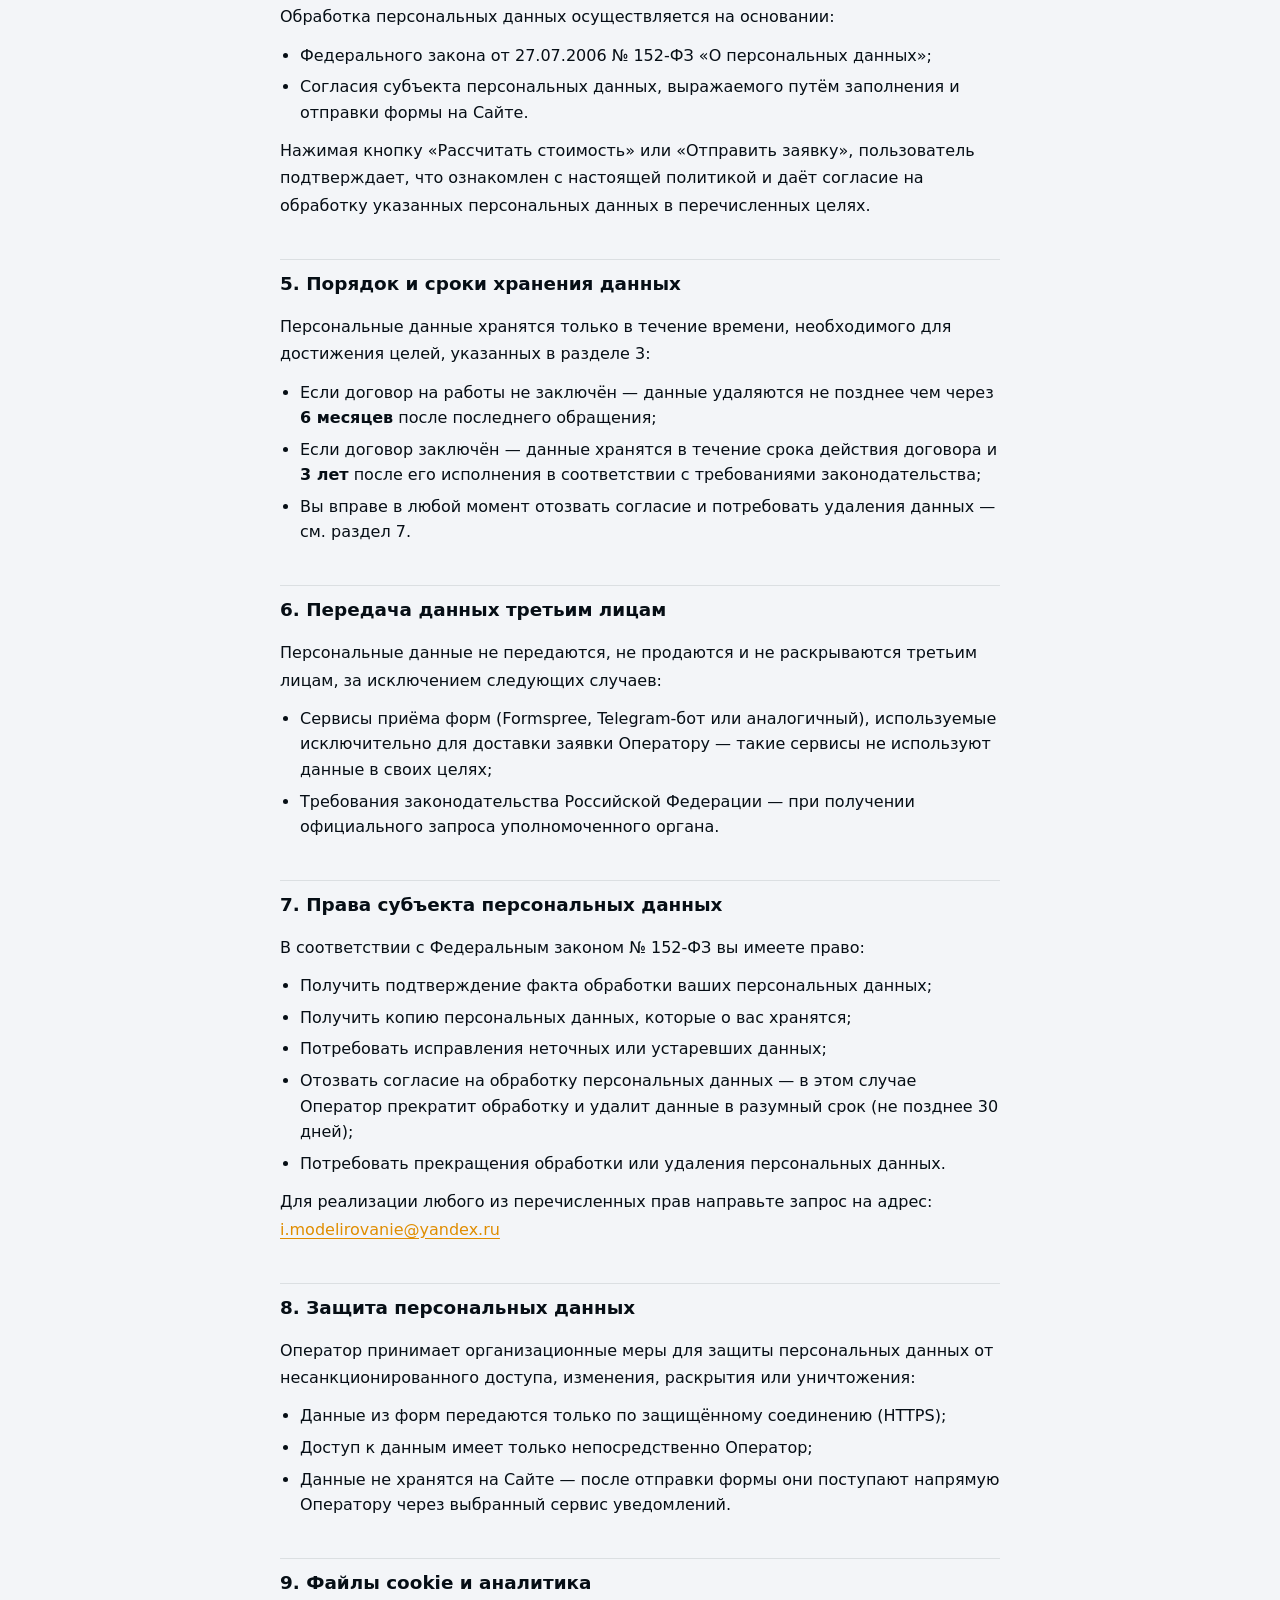
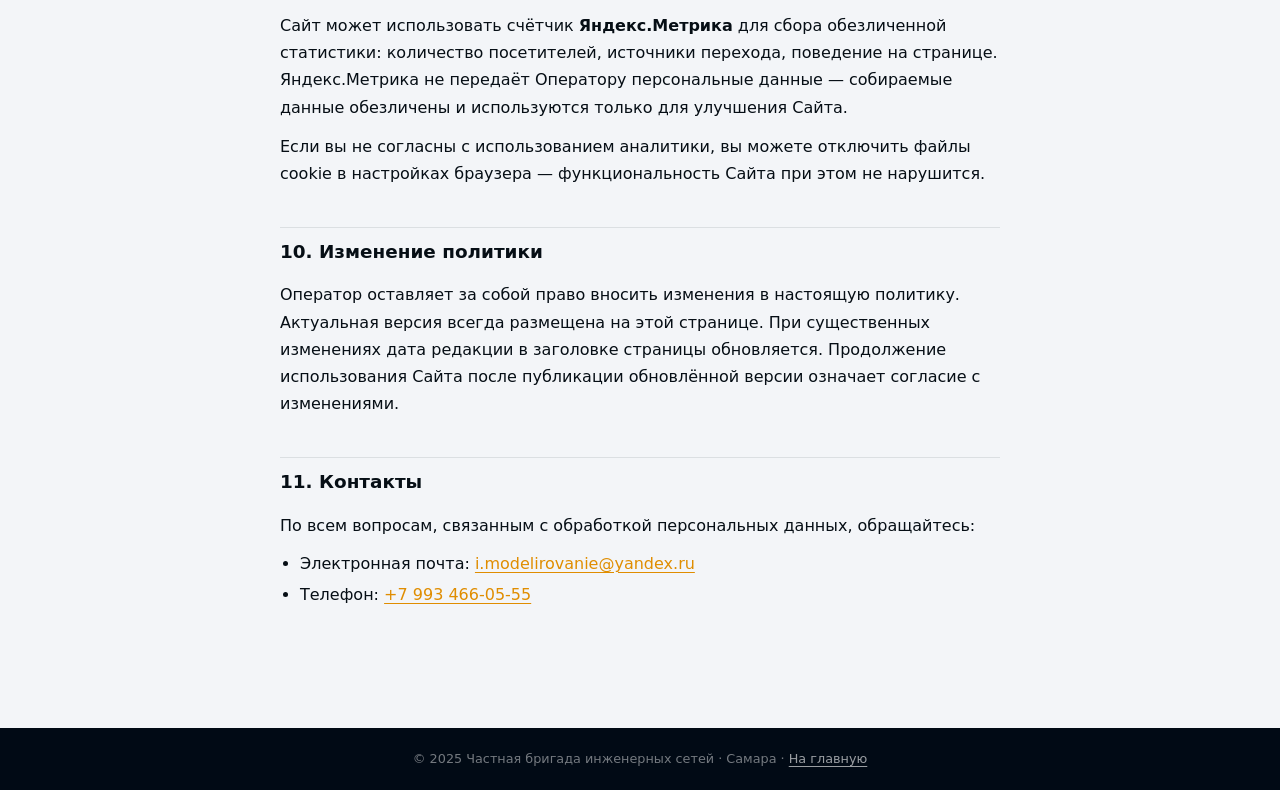
<file: privacy-policy.html>
<!doctype html>
<html lang="ru">
<head>
<!-- сюда вставить код счётчика Яндекс.Метрики -->
<meta charset="UTF-8">
<meta name="viewport" content="width=device-width, initial-scale=1.0">
<title>Политика конфиденциальности — Частная бригада электрики и сантехники</title>
<link rel="icon" href="/favicon.ico" sizes="any">
<link rel="icon" type="image/png" sizes="32x32" href="/assets/brand/favicon-32.png">
<link rel="apple-touch-icon" href="/assets/brand/apple-touch-icon.png">
<meta name="description" content="Политика конфиденциальности и обработки персональных данных. Частная бригада по монтажу электрики и сантехники в Самаре.">
<meta name="robots" content="noindex">
<style>
:root {
  --hero-bg:   oklch(14% 0.030 245);
  --bg:        oklch(97% 0.004 240);
  --surface:   oklch(100% 0 0);
  --fg:        oklch(16% 0.020 245);
  --muted:     oklch(50% 0.015 240);
  --border:    oklch(90% 0.006 240);
  --accent:    oklch(71% 0.190 78);
  --font-sans: -apple-system, BlinkMacSystemFont, 'Segoe UI', system-ui, sans-serif;
  --font-mono: ui-monospace, 'JetBrains Mono', 'IBM Plex Mono', Menlo, monospace;
  --r: 10px;
}

*, *::before, *::after { box-sizing: border-box; margin: 0; padding: 0; }
html { scroll-behavior: smooth; }
body {
  font-family: var(--font-sans);
  background: var(--bg);
  color: var(--fg);
  font-size: 16px;
  line-height: 1.7;
  -webkit-font-smoothing: antialiased;
}
a { color: var(--accent); text-decoration: underline; text-underline-offset: 3px; }
a:hover { opacity: 0.8; }

/* HEADER */
header {
  background: var(--hero-bg);
  padding: 14px 20px;
  display: flex;
  align-items: center;
  justify-content: space-between;
  gap: 16px;
}
.header-brand {
  display: flex;
  flex-direction: column;
  gap: 2px;
  text-decoration: none;
}
.header-brand .brand-name {
  font-size: 0.95rem;
  font-weight: 700;
  color: #fff;
}
.header-brand .brand-tagline {
  font-size: 0.7rem;
  color: oklch(100% 0 0 / 0.5);
  font-family: var(--font-mono);
  letter-spacing: 0.04em;
}
.back-link {
  font-size: 0.85rem;
  color: oklch(100% 0 0 / 0.6);
  text-decoration: none;
  display: flex;
  align-items: center;
  gap: 6px;
  transition: color 0.15s;
}
.back-link:hover { color: var(--accent); }

/* MAIN CONTENT */
.page-wrap {
  max-width: 760px;
  margin: 0 auto;
  padding: 56px 20px 80px;
}
.page-title {
  font-size: clamp(1.8rem, 4vw, 2.4rem);
  font-weight: 800;
  letter-spacing: -0.02em;
  line-height: 1.15;
  margin-bottom: 10px;
}
.page-date {
  font-family: var(--font-mono);
  font-size: 0.78rem;
  color: var(--muted);
  margin-bottom: 40px;
}

/* SECTIONS */
.doc-section {
  margin-bottom: 40px;
}
.doc-section h2 {
  font-size: 1.15rem;
  font-weight: 700;
  margin-bottom: 14px;
  padding-top: 8px;
  border-top: 1.5px solid var(--border);
  color: var(--fg);
}
.doc-section p {
  color: var(--fg);
  margin-bottom: 12px;
}
.doc-section ul, .doc-section ol {
  padding-left: 20px;
  margin-bottom: 12px;
  color: var(--fg);
}
.doc-section li {
  margin-bottom: 6px;
  line-height: 1.6;
}
.doc-section ul { list-style: disc; }
.doc-section ol { list-style: decimal; }

/* INFO BOX */
.info-box {
  background: oklch(71% 0.19 78 / 0.08);
  border: 1.5px solid oklch(71% 0.19 78 / 0.25);
  border-radius: var(--r);
  padding: 18px 20px;
  margin: 24px 0;
  font-size: 0.92rem;
  color: var(--fg);
}
.info-box strong {
  display: block;
  margin-bottom: 6px;
  font-weight: 700;
  color: oklch(55% 0.18 78);
}

/* FOOTER */
footer {
  background: var(--hero-bg);
  padding: 20px;
  text-align: center;
  font-size: 0.8rem;
  color: oklch(100% 0 0 / 0.45);
}
footer a { color: oklch(100% 0 0 / 0.6); }

@media (max-width: 600px) {
  .page-wrap { padding: 36px 16px 60px; }
}
</style>
</head>
<body>

<header>
  <a href="elektrika-santehnika-landing.html" class="header-brand" style="text-decoration:none;">
    <span class="brand-name">Частная бригада</span>
    <span class="brand-tagline">Электрика и сантехника · Самара</span>
  </a>
  <a href="elektrika-santehnika-landing.html" class="back-link">← На главную</a>
</header>

<main class="page-wrap">

  <h1 class="page-title">Политика конфиденциальности и обработки персональных данных</h1>
  <p class="page-date">Редакция от 1 сентября 2025 г.</p>

  <div class="info-box">
    <strong>Коротко и по делу</strong>
    Оставляя заявку на сайте, вы передаёте имя, телефон и (опционально) комментарий. Эти данные используются только для обратной связи с вами — расчёта стоимости работ и записи на выезд. Мы не передаём ваши данные третьим лицам и не рассылаем спам.
  </div>

  <div class="doc-section">
    <h2>1. Оператор персональных данных</h2>
    <p>Настоящая политика определяет порядок обработки и защиты персональных данных пользователей сайта (далее — «Сайт»), которые оставляют заявки и иным образом взаимодействуют с формами Сайта.</p>
    <p>Оператором персональных данных является физическое лицо, осуществляющее деятельность по монтажу инженерных сетей (электрика и сантехника) в Самаре и Самарской области (далее — «Оператор»).</p>
    <p>Контакт для вопросов по персональным данным: <a href="mailto:i.modelirovanie@yandex.ru">i.modelirovanie@yandex.ru</a></p>
  </div>

  <div class="doc-section">
    <h2>2. Какие данные собираются</h2>
    <p>При заполнении форм на Сайте пользователь может предоставить следующие данные:</p>
    <ul>
      <li><strong>Имя</strong> — для обращения к вам при обратном звонке или переписке;</li>
      <li><strong>Номер телефона</strong> — для связи с целью расчёта стоимости работ и записи на выезд;</li>
      <li><strong>Комментарий (описание объекта)</strong> — для предварительной оценки объёма работ; передача этого поля не является обязательной.</li>
    </ul>
    <p>Сайт не собирает данные банковских карт, паспортные данные, геолокацию или иные специальные категории персональных данных.</p>
  </div>

  <div class="doc-section">
    <h2>3. Цели обработки персональных данных</h2>
    <p>Персональные данные обрабатываются исключительно в следующих целях:</p>
    <ol>
      <li>Обратная связь с пользователем — ответ на заявку, уточнение деталей объекта, расчёт стоимости работ;</li>
      <li>Запись на бесплатный выезд для осмотра объекта;</li>
      <li>Заключение договора на выполнение работ по запросу пользователя;</li>
      <li>Ответы на вопросы, направленные через мессенджеры или электронную почту.</li>
    </ol>
    <p>Мы не используем ваши данные для рекламных рассылок, таргетированной рекламы или передачи третьим лицам без вашего явного согласия.</p>
  </div>

  <div class="doc-section">
    <h2>4. Правовое основание обработки</h2>
    <p>Обработка персональных данных осуществляется на основании:</p>
    <ul>
      <li>Федерального закона от 27.07.2006 № 152-ФЗ «О персональных данных»;</li>
      <li>Согласия субъекта персональных данных, выражаемого путём заполнения и отправки формы на Сайте.</li>
    </ul>
    <p>Нажимая кнопку «Рассчитать стоимость» или «Отправить заявку», пользователь подтверждает, что ознакомлен с настоящей политикой и даёт согласие на обработку указанных персональных данных в перечисленных целях.</p>
  </div>

  <div class="doc-section">
    <h2>5. Порядок и сроки хранения данных</h2>
    <p>Персональные данные хранятся только в течение времени, необходимого для достижения целей, указанных в разделе 3:</p>
    <ul>
      <li>Если договор на работы не заключён — данные удаляются не позднее чем через <strong>6 месяцев</strong> после последнего обращения;</li>
      <li>Если договор заключён — данные хранятся в течение срока действия договора и <strong>3 лет</strong> после его исполнения в соответствии с требованиями законодательства;</li>
      <li>Вы вправе в любой момент отозвать согласие и потребовать удаления данных — см. раздел 7.</li>
    </ul>
  </div>

  <div class="doc-section">
    <h2>6. Передача данных третьим лицам</h2>
    <p>Персональные данные не передаются, не продаются и не раскрываются третьим лицам, за исключением следующих случаев:</p>
    <ul>
      <li>Сервисы приёма форм (Formspree, Telegram-бот или аналогичный), используемые исключительно для доставки заявки Оператору — такие сервисы не используют данные в своих целях;</li>
      <li>Требования законодательства Российской Федерации — при получении официального запроса уполномоченного органа.</li>
    </ul>
  </div>

  <div class="doc-section">
    <h2>7. Права субъекта персональных данных</h2>
    <p>В соответствии с Федеральным законом № 152-ФЗ вы имеете право:</p>
    <ul>
      <li>Получить подтверждение факта обработки ваших персональных данных;</li>
      <li>Получить копию персональных данных, которые о вас хранятся;</li>
      <li>Потребовать исправления неточных или устаревших данных;</li>
      <li>Отозвать согласие на обработку персональных данных — в этом случае Оператор прекратит обработку и удалит данные в разумный срок (не позднее 30 дней);</li>
      <li>Потребовать прекращения обработки или удаления персональных данных.</li>
    </ul>
    <p>Для реализации любого из перечисленных прав направьте запрос на адрес: <a href="mailto:i.modelirovanie@yandex.ru">i.modelirovanie@yandex.ru</a></p>
  </div>

  <div class="doc-section">
    <h2>8. Защита персональных данных</h2>
    <p>Оператор принимает организационные меры для защиты персональных данных от несанкционированного доступа, изменения, раскрытия или уничтожения:</p>
    <ul>
      <li>Данные из форм передаются только по защищённому соединению (HTTPS);</li>
      <li>Доступ к данным имеет только непосредственно Оператор;</li>
      <li>Данные не хранятся на Сайте — после отправки формы они поступают напрямую Оператору через выбранный сервис уведомлений.</li>
    </ul>
  </div>

  <div class="doc-section">
    <h2>9. Файлы cookie и аналитика</h2>
    <p>Сайт может использовать счётчик <strong>Яндекс.Метрика</strong> для сбора обезличенной статистики: количество посетителей, источники перехода, поведение на странице. Яндекс.Метрика не передаёт Оператору персональные данные — собираемые данные обезличены и используются только для улучшения Сайта.</p>
    <p>Если вы не согласны с использованием аналитики, вы можете отключить файлы cookie в настройках браузера — функциональность Сайта при этом не нарушится.</p>
  </div>

  <div class="doc-section">
    <h2>10. Изменение политики</h2>
    <p>Оператор оставляет за собой право вносить изменения в настоящую политику. Актуальная версия всегда размещена на этой странице. При существенных изменениях дата редакции в заголовке страницы обновляется. Продолжение использования Сайта после публикации обновлённой версии означает согласие с изменениями.</p>
  </div>

  <div class="doc-section">
    <h2>11. Контакты</h2>
    <p>По всем вопросам, связанным с обработкой персональных данных, обращайтесь:</p>
    <ul>
      <li>Электронная почта: <a href="mailto:i.modelirovanie@yandex.ru">i.modelirovanie@yandex.ru</a></li>
      <li>Телефон: <a href="tel:+79934660555">+7 993 466-05-55</a></li>
    </ul>
  </div>

</main>

<footer>
  <p>© 2025 Частная бригада инженерных сетей · Самара · <a href="elektrika-santehnika-landing.html">На главную</a></p>
</footer>

</body>
</html>
</file>
<file: assets/blog.css>
/* Стили блога. Токены совпадают с главной страницей (index.html). */
:root {
  --hero-bg: oklch(14% 0.030 245);
  --bg: oklch(97% 0.004 240);
  --surface: oklch(100% 0 0);
  --fg: oklch(16% 0.020 245);
  --muted: oklch(50% 0.015 240);
  --border: oklch(90% 0.006 240);
  --accent: oklch(71% 0.190 78);
  --accent-dk: oklch(60% 0.180 78);
  --accent-lt: oklch(80% 0.150 78);
  --accent-bg: oklch(95% 0.050 80);
  --font-sans: -apple-system, BlinkMacSystemFont, 'Segoe UI', system-ui, sans-serif;
  --font-mono: ui-monospace, 'JetBrains Mono', Menlo, monospace;
  --r: 10px;
  --r-lg: 16px;
  --shadow-card: 0 2px 12px oklch(14% 0.03 245 / 0.08);
}
*, *::before, *::after { box-sizing: border-box; margin: 0; padding: 0; }
html { overflow-x: hidden; }
body { font-family: var(--font-sans); background: var(--bg); color: var(--fg); font-size: 17px; line-height: 1.7; -webkit-font-smoothing: antialiased; overflow-x: hidden; }
img { max-width: 100%; height: auto; display: block; }
a { color: inherit; }
.wrap { width: 100%; max-width: 1100px; margin: 0 auto; padding: 0 20px; }

/* header: тот же вид, что на главной (логотип | меню по центру | почта) */
.site-header { position: sticky; top: 0; z-index: 100; background: var(--hero-bg); border-bottom: 1px solid oklch(100% 0 0 / 0.08); backdrop-filter: blur(8px); }
.header-inner { display: flex; align-items: center; justify-content: space-between; gap: 16px; padding: 14px 20px; max-width: 1100px; margin: 0 auto; }
.brand { display: flex; align-items: center; gap: 10px; text-decoration: none; color: #fff; flex-shrink: 0; }
.brand img { width: 36px; height: 36px; border-radius: 50%; flex-shrink: 0; }
.header-brand { display: flex; flex-direction: column; gap: 1px; }
.header-brand .brand-name { font-size: 1.05rem; font-weight: 800; letter-spacing: 0.03em; color: #fff; line-height: 1.2; }
.header-brand .brand-sub { font-size: 0.78rem; font-weight: 600; color: oklch(100% 0 0 / 0.85); line-height: 1.2; }
.header-brand .brand-tagline { font-size: 0.72rem; color: oklch(100% 0 0 / 0.75); font-family: var(--font-mono); letter-spacing: 0.04em; }
.header-nav { display: none; }
.header-nav a { font-size: 0.85rem; font-weight: 600; color: oklch(100% 0 0 / 0.72); white-space: nowrap; text-decoration: none; transition: color 0.15s; }
.header-nav a:hover { color: var(--accent); }
.header-nav a.nav-blog { color: var(--accent); }
.header-nav a.nav-blog:hover { color: var(--accent-lt); }
.header-actions { display: flex; align-items: center; gap: 14px; }
.header-phone { display: none; flex-direction: column; align-items: flex-end; gap: 1px; font-size: 0.92rem; font-weight: 700; color: #fff; letter-spacing: -0.01em; text-decoration: none; }
.header-phone:hover { color: var(--accent); }
.header-phone span { font-size: 0.68rem; color: oklch(100% 0 0 / 0.45); font-family: var(--font-mono); font-weight: 400; }
.menu-toggle { display: flex; width: 36px; height: 36px; flex-direction: column; align-items: center; justify-content: center; gap: 5px; background: transparent; border: none; cursor: pointer; flex-shrink: 0; }
.menu-toggle span { display: block; width: 20px; height: 2px; background: #fff; border-radius: 2px; transition: transform 0.2s, opacity 0.2s; }
.menu-toggle.open span:nth-child(1) { transform: translateY(7px) rotate(45deg); }
.menu-toggle.open span:nth-child(2) { opacity: 0; }
.menu-toggle.open span:nth-child(3) { transform: translateY(-7px) rotate(-45deg); }
.mobile-nav-panel { display: none; flex-direction: column; background: var(--hero-bg); border-top: 1px solid oklch(100% 0 0 / 0.08); padding: 6px 20px 14px; }
.mobile-nav-panel.open { display: flex; }
.mobile-nav-panel a { padding: 13px 0; font-size: 0.95rem; font-weight: 600; color: #fff; text-decoration: none; border-bottom: 1px solid oklch(100% 0 0 / 0.08); }
.mobile-nav-panel a:last-child { border-bottom: none; }
.mobile-nav-panel a.nav-blog { color: var(--accent); }
@media (min-width: 1024px) {
  .header-nav { display: flex; align-items: center; justify-content: center; flex: 1; gap: 28px; }
  .header-phone { display: flex; }
}
@media (max-width: 640px) { .header-brand .brand-tagline { display: none; } }
.site-footer { background: var(--hero-bg); color: oklch(100% 0 0 / 0.6); font-size: 0.85rem; line-height: 1.6; margin-top: 72px; padding: 36px 0; }
.footer-inner { display: flex; flex-wrap: wrap; gap: 24px; justify-content: space-between; align-items: flex-start; }
.footer-inner b { color: oklch(100% 0 0 / 0.85); }
.footer-links { display: flex; flex-wrap: wrap; gap: 18px; }
.footer-links a, .site-footer a { color: oklch(100% 0 0 / 0.5); text-decoration: none; }
.footer-links a:hover, .site-footer a:hover { color: var(--accent); }

/* общие */
main { padding-top: 28px; }
.crumbs { font-size: 0.82rem; color: var(--muted); margin-bottom: 18px; }
.crumbs a { text-decoration: none; }
.crumbs a:hover { color: var(--accent-dk); }
main.wrap > .crumbs { max-width: 760px; margin-left: auto; margin-right: auto; }
.tag { display: inline-block; font-family: var(--font-mono); font-size: 0.7rem; font-weight: 600; letter-spacing: 0.1em; text-transform: uppercase; color: var(--accent-dk); }
.lead { font-size: 1.1rem; color: var(--muted); max-width: 720px; }

/* список */
.blog-head { padding: 24px 0 32px; }
.blog-head h1 { font-size: clamp(2rem, 5vw, 3rem); font-weight: 800; letter-spacing: -0.02em; line-height: 1.15; margin-bottom: 10px; }
.grid { display: grid; grid-template-columns: repeat(auto-fill, minmax(290px, 1fr)); gap: 22px; }
.card { background: var(--surface); border: 1px solid var(--border); border-radius: var(--r-lg); overflow: hidden; text-decoration: none; display: flex; flex-direction: column; box-shadow: var(--shadow-card); transition: transform .15s, box-shadow .15s; }
.card:hover { transform: translateY(-3px); box-shadow: 0 8px 28px oklch(14% 0.03 245 / 0.14); }
.card img { width: 100%; height: 180px; object-fit: cover; background: var(--border); }
.card-body { padding: 18px 20px 20px; display: flex; flex-direction: column; gap: 8px; flex: 1; }
.card h3 { font-size: 1.12rem; line-height: 1.3; }
.card p { font-size: 0.92rem; color: var(--muted); line-height: 1.55; flex: 1; }
.card small { color: var(--muted); font-size: 0.78rem; }

/* статья */
.post { max-width: 760px; margin: 0 auto; }
.post > header { margin-bottom: 28px; }
.post h1 { font-size: clamp(1.9rem, 4.6vw, 2.8rem); font-weight: 800; letter-spacing: -0.02em; line-height: 1.15; margin: 8px 0 14px; }
.post .meta { color: var(--muted); font-size: 0.88rem; }
.post-body > * + * { margin-top: 1.1em; }
.post-body h2 { font-size: 1.6rem; line-height: 1.25; letter-spacing: -0.01em; margin-top: 2em; }
.post-body h3 { font-size: 1.2rem; line-height: 1.3; margin-top: 1.6em; }
.post-body a { color: var(--accent-dk); text-decoration: underline; text-underline-offset: 3px; }
.post-body ul, .post-body ol { padding-left: 1.4em; }
.post-body li + li { margin-top: 0.4em; }
.post-body code { font-family: var(--font-mono); font-size: 0.88em; background: var(--accent-bg); padding: 1px 6px; border-radius: 5px; }
.post-body hr { border: 0; border-top: 1px solid var(--border); margin: 2em 0; }
.post-body figure { margin-top: 1.6em; }
.post-body figure img { border-radius: var(--r); width: 100%; max-height: 520px; object-fit: cover; }
.post-body figcaption { font-size: 0.82rem; color: var(--muted); margin-top: 8px; }
.callout { background: var(--accent-bg); border-left: 4px solid var(--accent); border-radius: 0 var(--r) var(--r) 0; padding: 14px 18px; }
.callout p + p { margin-top: 0.6em; }
.table-wrap { overflow-x: auto; }
table { border-collapse: collapse; width: 100%; font-size: 0.93rem; background: var(--surface); }
th, td { border: 1px solid var(--border); padding: 9px 12px; text-align: left; vertical-align: top; }
th { background: var(--accent-bg); }

.cta-box { background: var(--hero-bg); color: #fff; border-radius: var(--r-lg); padding: 30px 28px; margin-top: 48px; }
.cta-box h2 { font-size: 1.4rem; line-height: 1.25; margin-bottom: 10px; }
.cta-box p { color: oklch(100% 0 0 / 0.75); font-size: 0.97rem; }
.cta-box p + p { margin-top: 18px; }
.btn { display: inline-block; background: var(--accent); color: var(--hero-bg); font-weight: 700; padding: 12px 22px; border-radius: 10px; text-decoration: none; margin: 0 8px 8px 0; }
.btn:hover { background: var(--accent-lt); }
.btn-ghost { background: transparent; color: #fff; border: 1.5px solid oklch(100% 0 0 / 0.3); }
.btn-ghost:hover { background: transparent; border-color: var(--accent); color: var(--accent); }
.more { margin-top: 56px; }
.more h2 { font-size: 1.4rem; margin-bottom: 18px; }

@media (max-width: 640px) {
  body { font-size: 16px; }
  .cta-box { padding: 24px 20px; }
}
</file>
<file: assets/quiz.css>
/* Квиз — те же токены, что blog.css */
.quiz-hero-cover {
  max-width: 640px;
  margin: 0 auto 20px;
  border-radius: var(--r-lg);
  overflow: hidden;
  box-shadow: var(--shadow-card);
  border: 1px solid var(--border);
}
.quiz-hero-cover img {
  display: block;
  width: 100%;
  height: auto;
  vertical-align: middle;
}
.quiz-shell { max-width: 640px; margin: 0 auto 64px; }
.quiz-card {
  background: var(--surface);
  border: 1px solid var(--border);
  border-radius: var(--r-lg);
  box-shadow: var(--shadow-card);
  padding: 28px 24px 32px;
}
.quiz-progress {
  height: 6px;
  background: var(--border);
  border-radius: 99px;
  overflow: hidden;
  margin-bottom: 22px;
}
.quiz-progress > span {
  display: block;
  height: 100%;
  background: var(--accent);
  border-radius: 99px;
  transition: width 0.25s ease;
}
.quiz-step-label {
  font-family: var(--font-mono);
  font-size: 0.72rem;
  letter-spacing: 0.08em;
  text-transform: uppercase;
  color: var(--muted);
  margin-bottom: 8px;
}
.quiz-card h1 {
  font-size: clamp(1.45rem, 4vw, 1.85rem);
  font-weight: 800;
  line-height: 1.2;
  letter-spacing: -0.02em;
  margin-bottom: 10px;
}
.quiz-card .quiz-lead {
  color: var(--muted);
  font-size: 1rem;
  margin-bottom: 22px;
}
.quiz-hint {
  font-size: 0.85rem;
  color: var(--muted);
  margin-top: 14px;
}
.quiz-options { display: flex; flex-direction: column; gap: 10px; margin-top: 18px; }
.quiz-opt {
  display: block;
  width: 100%;
  text-align: left;
  padding: 14px 16px;
  border: 1.5px solid var(--border);
  border-radius: var(--r);
  background: var(--surface);
  font: inherit;
  font-size: 0.95rem;
  line-height: 1.45;
  cursor: pointer;
  transition: border-color 0.15s, background 0.15s;
}
.quiz-opt:hover { border-color: var(--accent); background: var(--accent-bg); }
.quiz-opt:focus-visible { outline: 2px solid var(--accent); outline-offset: 2px; }
.quiz-nav { display: flex; flex-wrap: wrap; gap: 10px; margin-top: 24px; align-items: center; }
.quiz-nav .btn-secondary {
  background: transparent;
  color: var(--fg);
  border: 1.5px solid var(--border);
  font-weight: 600;
}
.quiz-card a.btn-secondary {
  background: transparent;
  color: var(--fg);
  border: 1.5px solid var(--border);
}
.quiz-card a.btn-secondary:hover { border-color: var(--accent-dk); color: var(--accent-dk); background: var(--accent-bg); }
.quiz-result-title { color: var(--accent-dk); font-size: 0.78rem; font-weight: 700; text-transform: uppercase; letter-spacing: 0.06em; margin-bottom: 6px; }
.quiz-links { list-style: none; margin: 16px 0 0; padding: 0; }
.quiz-links li + li { margin-top: 8px; }
.quiz-links a { color: var(--accent-dk); font-weight: 600; }
.quiz-lead-form {
  margin-top: 28px;
  padding-top: 24px;
  border-top: 1px solid var(--border);
}
.quiz-lead-form h2 { font-size: 1.15rem; margin-bottom: 8px; }
.quiz-lead-form p { font-size: 0.92rem; color: var(--muted); margin-bottom: 16px; }
.quiz-field { margin-bottom: 12px; }
.quiz-field label { display: block; font-size: 0.82rem; font-weight: 600; margin-bottom: 4px; }
.quiz-field input, .quiz-field textarea {
  width: 100%;
  padding: 11px 12px;
  border: 1px solid var(--border);
  border-radius: 8px;
  font: inherit;
  font-size: 0.95rem;
}
.quiz-field textarea { min-height: 72px; resize: vertical; }
.quiz-hp { position: absolute; left: -9999px; opacity: 0; height: 0; overflow: hidden; }
.quiz-msg { font-size: 0.88rem; margin-top: 10px; min-height: 1.2em; }
.quiz-msg.ok { color: oklch(45% 0.12 150); }
.quiz-msg.err { color: oklch(45% 0.15 25); }
[hidden] { display: none !important; }
</file>
